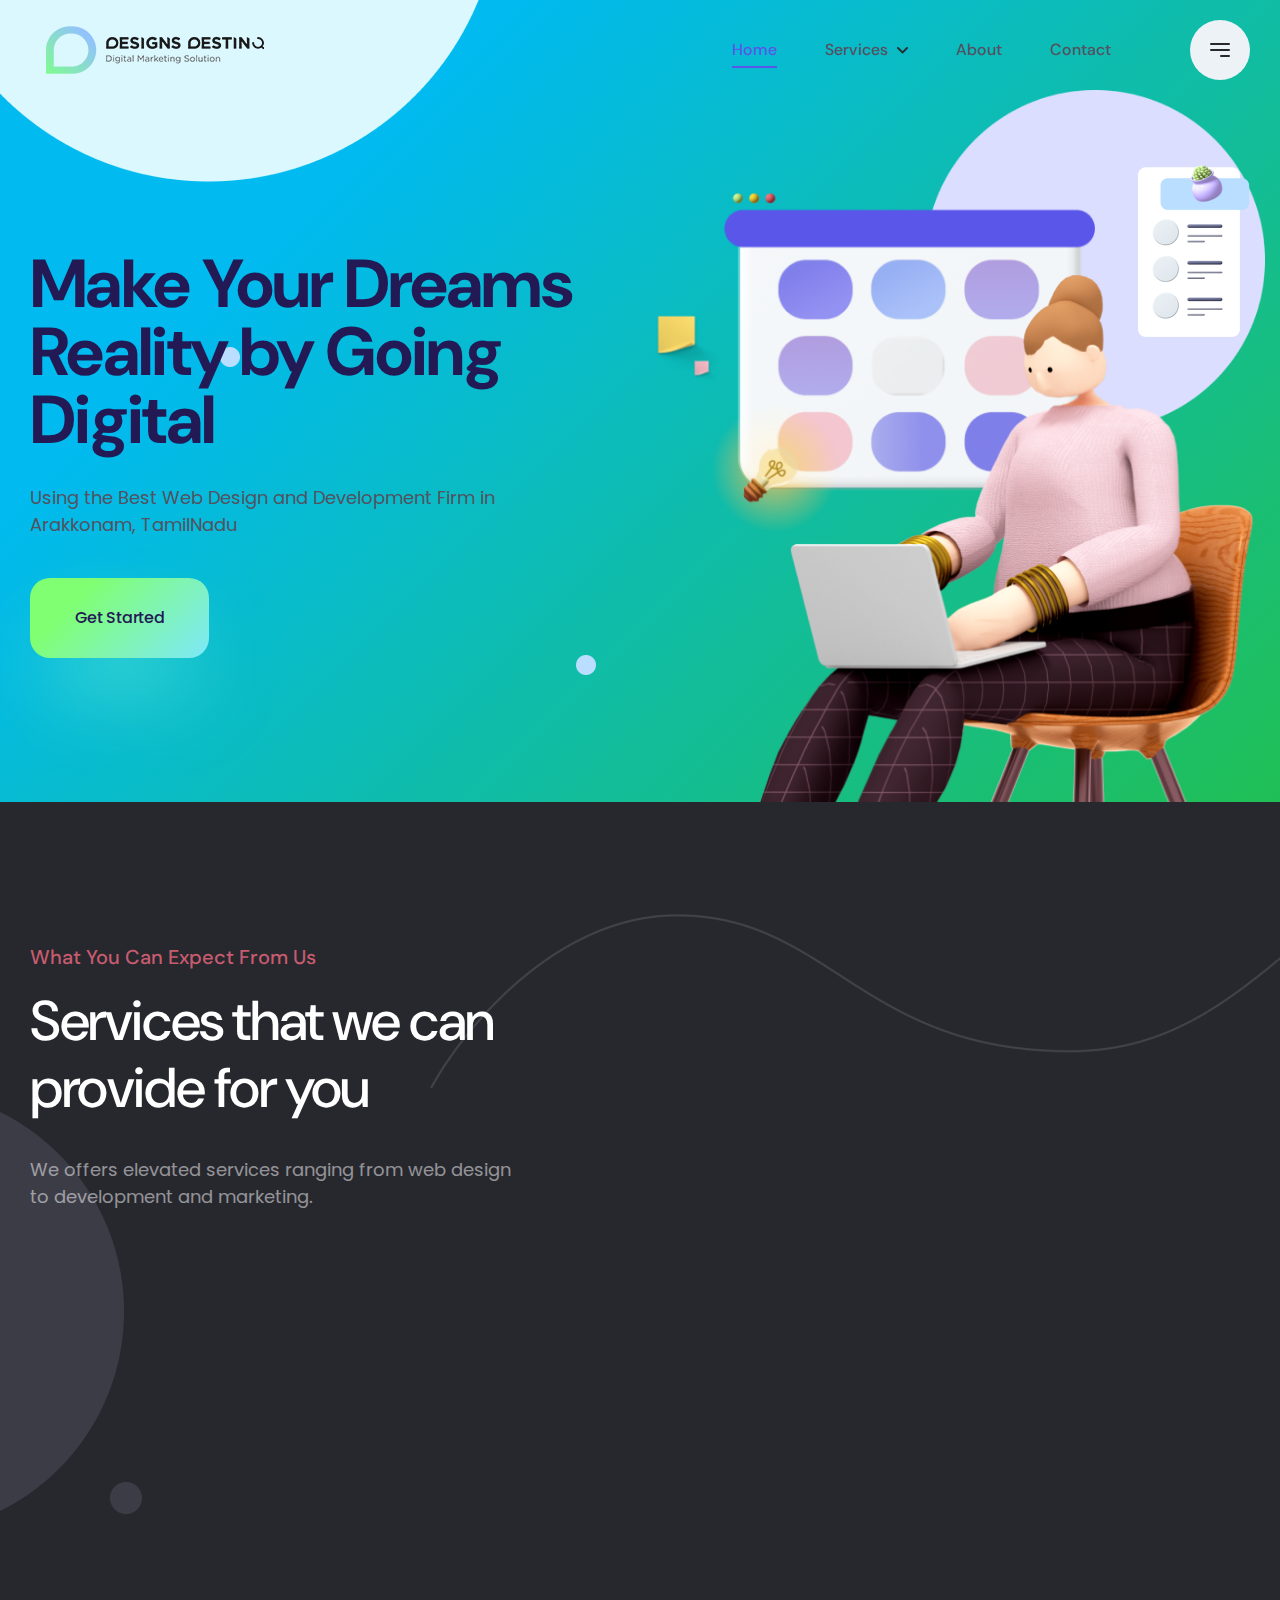
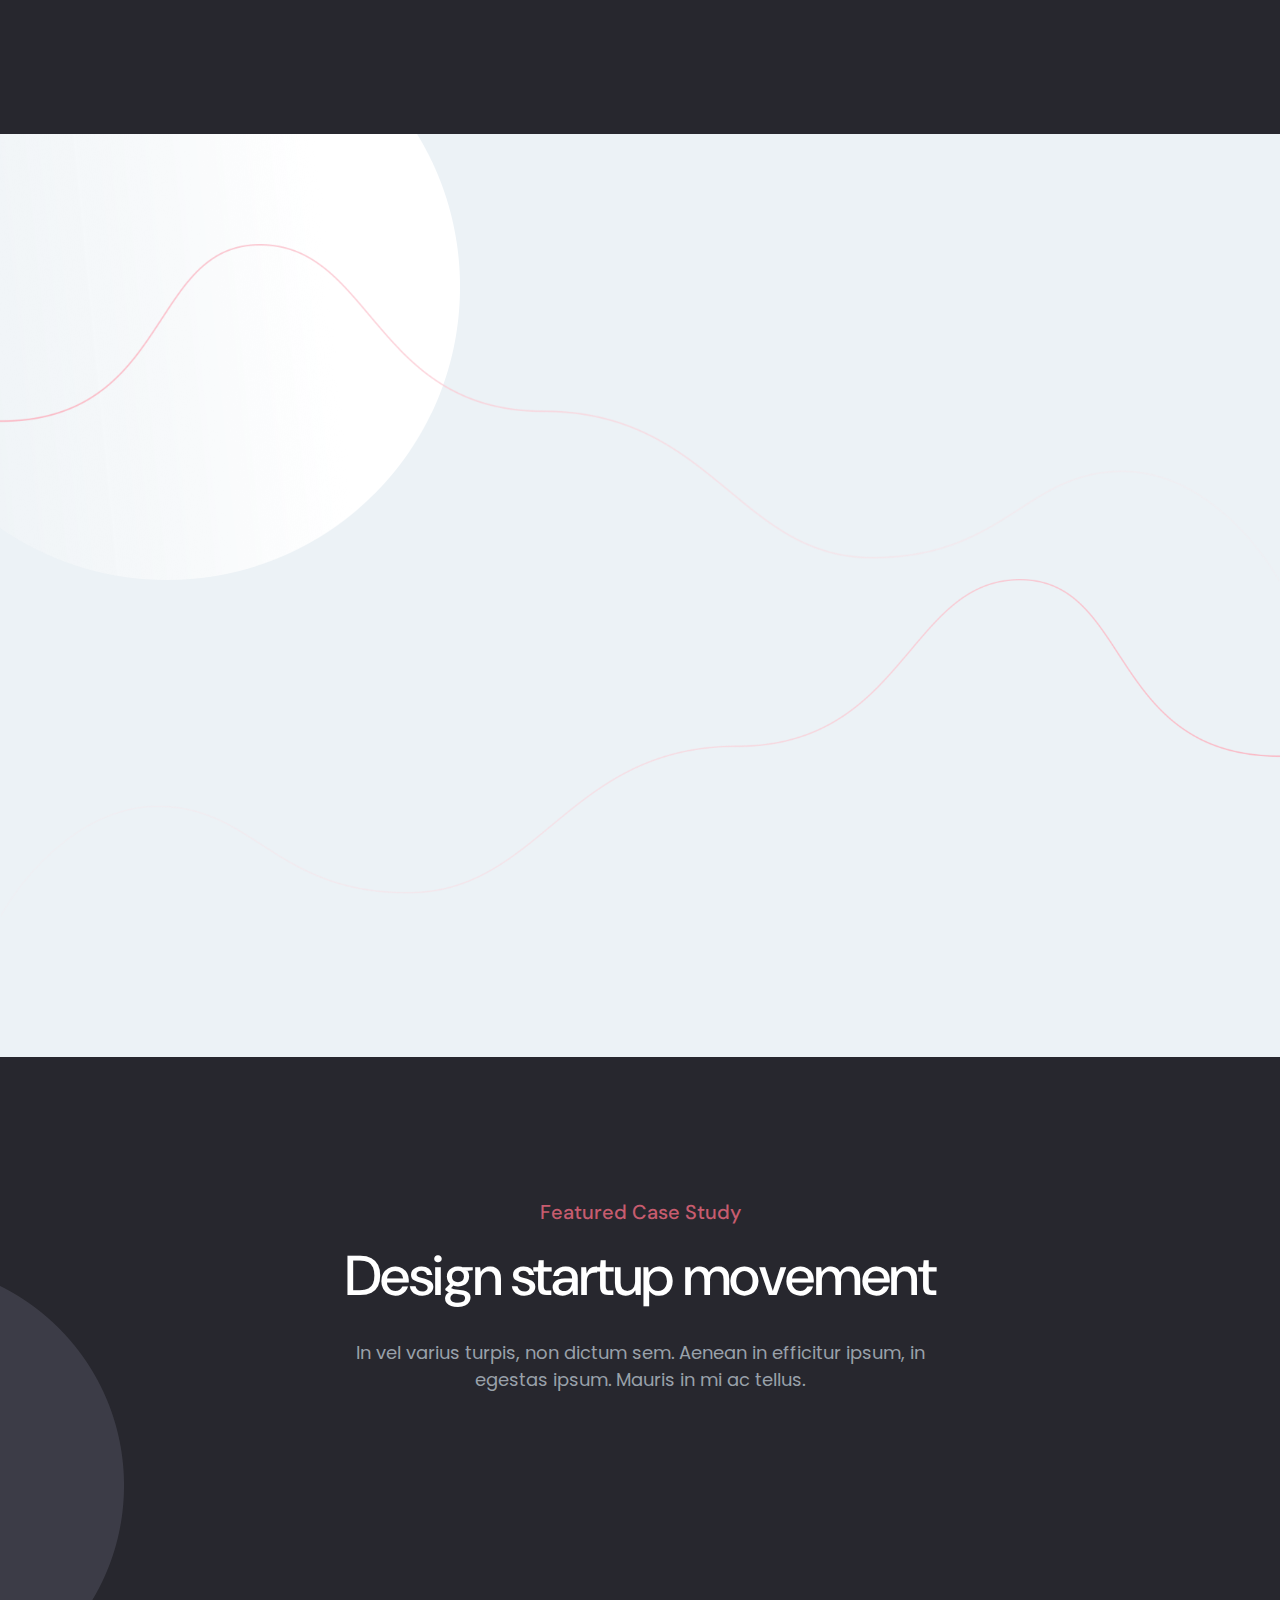
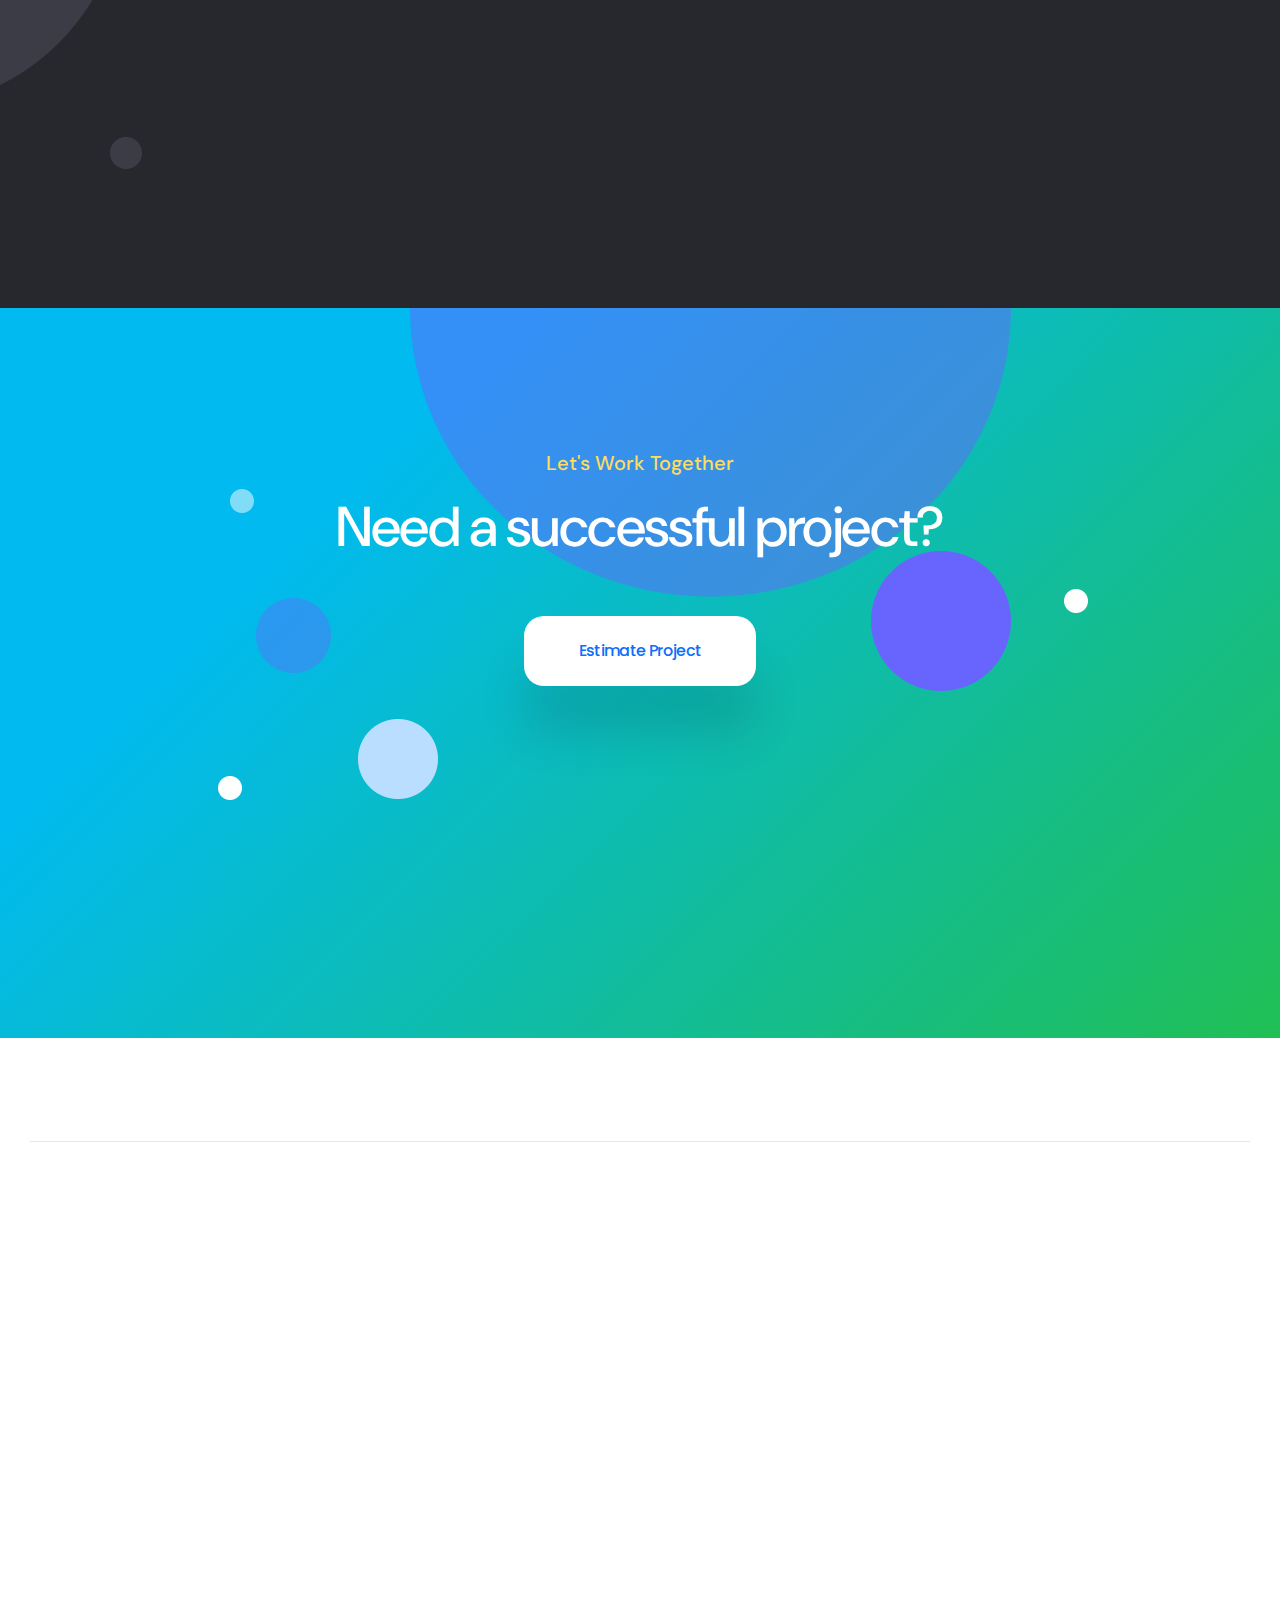
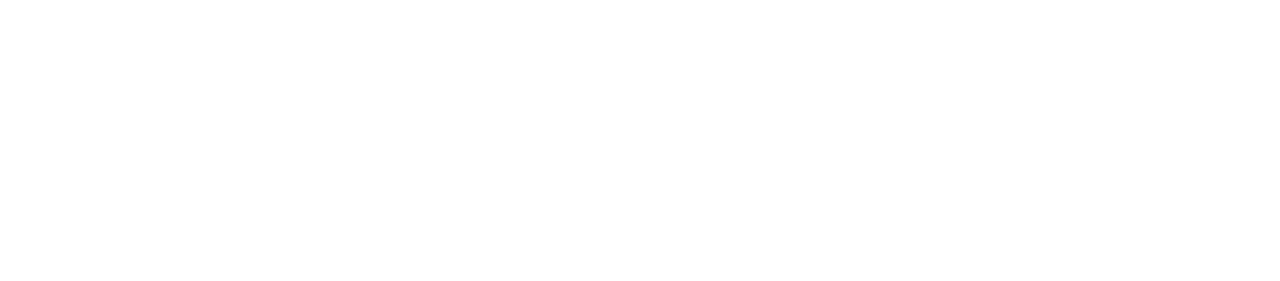
<file: index.html>
<!DOCTYPE html>
<html class="no-js" lang="en">

<head>
    <!-- Meta Data -->
    <meta charset="UTF-8">
    <meta http-equiv="X-UA-Compatible" content="IE=edge">
    <title>Designs Destiny | Home</title>
    <meta name="description" content="">
    <meta name="viewport" content="width=device-width, initial-scale=1, shrink-to-fit=no">
    <!-- Favicon -->
    <link rel="shortcut icon" type="image/x-icon" href="assets/media/favicon.png">
    <link rel="stylesheet" href="assets/css/vendor/bootstrap.min.css">
    <link rel="stylesheet" href="assets/css/vendor/font-awesome.css">
    <link rel="stylesheet" href="assets/css/vendor/slick.css">
    <link rel="stylesheet" href="assets/css/vendor/slick-theme.css">
    <link rel="stylesheet" href="assets/css/vendor/sal.css">
    <link rel="stylesheet" href="assets/css/vendor/magnific-popup.css">
    <link rel="stylesheet" href="assets/css/vendor/green-audio-player.min.css">
    <link rel="stylesheet" href="assets/css/vendor/odometer-theme-default.css">

    <!-- Site Stylesheet -->
    <link rel="stylesheet" href="assets/css/app.css">

</head>

<body class="sticky-header">
    <!--[if lte IE 9]>
    <p class="browserupgrade">You are using an <strong>outdated</strong> browser. Please <a href="https://browsehappy.com/">upgrade your browser</a> to improve your experience and security.</p>
  	<![endif]-->
    <a href="#main-wrapper" id="backto-top" class="back-to-top">
        <i class="far fa-angle-double-up"></i>
    </a>

    <!-- Preloader Start Here -->
    <div id="preloader"></div>
    <!-- Preloader End Here -->

    <!-- <div class="my_switcher d-none d-lg-block">
        <ul>
            <li title="Light Mode">
                <a href="javascript:void(0)" class="setColor light" data-theme="light">
                    <i class="fal fa-lightbulb-on"></i>
                </a>
            </li>
            <li title="Dark Mode">
                <a href="javascript:void(0)" class="setColor dark" data-theme="dark">
                    <i class="fas fa-moon"></i>
                </a>
            </li>
        </ul>
    </div> -->

    <div id="main-wrapper" class="main-wrapper">

        <!--=====================================-->
        <!--=        Header Area Start       	=-->
        <!--=====================================-->
        <header class="header axil-header header-style-1">
            <div id="axil-sticky-placeholder"></div>
            <div class="axil-mainmenu">
                <div class="container">
                    <div class="header-navbar">
                        <div class="header-logo">
                            <a href="index.html"><img class="light-version-logo" src="assets/media/ddlogo.png" alt="logo"></a>
                            <a href="index.html"><img class="dark-version-logo" src="assets/media/ddlogo.png" alt="logo"></a>
                            <a href="index.html"><img class="sticky-logo" src="assets/media/ddlogo.png" alt="logo"></a>
                        </div>
                        <div class="header-main-nav">
                            <!-- Start Mainmanu Nav -->
                            <nav class="mainmenu-nav" id="mobilemenu-popup">
                                <div class="d-block d-lg-none">
                                    <div class="mobile-nav-header">
                                        <div class="mobile-nav-logo">
                                            <a href="index.html">
                                                <img class="light-mode" src="assets/media/ddlogo.png" alt="Site Logo">
                                                <img class="dark-mode" src="assets/media/ddlogo.png" alt="Site Logo">
                                            </a>
                                        </div>
                                        <button class="mobile-menu-close" data-bs-dismiss="offcanvas"><i class="fas fa-times"></i></button>
                                    </div>
                                </div>
                                <ul class="mainmenu">
                                    <li><a href="index.html">Home</a></li>
                                    <li class="menu-item-has-children">
                                        <a href="javascript:void(0);">Services</a>
                                        <ul class="axil-submenu">
                                            <li><a href="webdesign-development.html">Web Design & Development</a></li>
                                            <li><a href="branding.html">Branding</a></li>
                                            <li><a href="digital-marketing.html">Digital Marketing</a></li>
                                        </ul>
                                    </li>
                                    <li><a href="about-us.html">About</a></li>
                                    <li><a href="contact.html">Contact</a></li>
                                </ul>
                            </nav>
                            <!-- End Mainmanu Nav -->
                        </div>
                        <div class="header-action">
                            <ul class="list-unstyled">
                                <li class="sidemenu-btn d-lg-block d-none">
                                    <button class="btn-wrap" data-bs-toggle="offcanvas" data-bs-target="#offcanvasMenuRight">
                                        <span></span>
                                        <span></span>
                                        <span></span>
                                    </button>
                                </li>
                                <li class="mobile-menu-btn sidemenu-btn d-lg-none d-block">
                                    <button class="btn-wrap" data-bs-toggle="offcanvas" data-bs-target="#mobilemenu-popup">
                                        <span></span>
                                        <span></span>
                                        <span></span>
                                    </button>
                                </li>
                            </ul>
                        </div>
                    </div>
                </div>
            </div>
        </header>
        <!--=====================================-->
        <!--=        Banner Area Start         =-->
        <!--=====================================-->
        <section class="banner banner-style-1">
            <div class="container">
                <div class="row align-items-end align-items-xl-start">
                    <div class="col-lg-6">
                        <div class="banner-content" data-sal="slide-up" data-sal-duration="1000" data-sal-delay="100">
                            <h1 class="title">Make Your Dreams Reality by Going Digital</h1>
                            <span class="subtitle">Using the Best Web Design and Development Firm in Arakkonam, TamilNadu</span>
                            <a href="contact.html" class="axil-btn btn-fill-primary btn-large">Get Started</a>
                        </div>
                    </div>
                    <div class="col-lg-6">
                        <div class="banner-thumbnail">
                            <div class="large-thumb" data-sal="zoom-in" data-sal-duration="800" data-sal-delay="300">
                                <img src="assets/media/banner/window.png" alt="Laptop">
                            </div>
                            <div class="large-thumb-2" data-sal="slide-left" data-sal-duration="800" data-sal-delay="800">
                                <img src="assets/media/banner/laptop-poses.png" alt="Laptop">
                            </div>
                            <ul class="list-unstyled shape-group">
                                <li class="shape shape-1" data-sal="slide-left" data-sal-duration="500" data-sal-delay="800">
                                    <img src="assets/media/banner/chat-group.png" alt="chat">
                                </li>
                            </ul>
                        </div>
                    </div>
                </div>
            </div>
            <ul class="list-unstyled shape-group-21">
                <li class="shape shape-1" data-sal="slide-down" data-sal-duration="500" data-sal-delay="100">
                    <img src="assets/media/others/bubble-39.png" alt="Bubble">
                </li>
                <li class="shape shape-2" data-sal="zoom-in" data-sal-duration="800" data-sal-delay="500">
                    <img src="assets/media/others/bubble-38.png" alt="Bubble">
                </li>
                <li class="shape shape-3" data-sal="slide-left" data-sal-duration="500" data-sal-delay="700">
                    <img src="assets/media/others/bubble-14.png" alt="Bubble">
                </li>
                <li class="shape shape-4" data-sal="slide-left" data-sal-duration="500" data-sal-delay="700">
                    <img src="assets/media/others/bubble-14.png" alt="Bubble">
                </li>
                <li class="shape shape-5" data-sal="slide-left" data-sal-duration="500" data-sal-delay="700">
                    <img src="assets/media/others/bubble-14.png" alt="Bubble">
                </li>
                <li class="shape shape-6" data-sal="slide-left" data-sal-duration="500" data-sal-delay="700">
                    <img src="assets/media/others/bubble-40.png" alt="Bubble">
                </li>
                <li class="shape shape-7" data-sal="slide-left" data-sal-duration="500" data-sal-delay="700">
                    <img src="assets/media/others/bubble-41.png" alt="Bubble">
                </li>
            </ul>
        </section>




        <!--=====================================-->
        <!--=        Service Area Start         =-->
        <!--=====================================-->
        <section class="section section-padding-2 bg-color-dark">
            <div class="container">
                <div class="section-heading heading-light-left">
                    <span class="subtitle">What You Can Expect From Us</span>
                    <h2 class="title">Services that we can provide for you</h2>
                    <p class="opacity-50">We offers elevated services ranging from web design to development and marketing.</p>
                </div>
                <div class="row">
                    <div class="col-xl-4 col-md-6" data-sal="slide-up" data-sal-duration="800" data-sal-delay="100">
                        <div class="services-grid active">
                            <div class="thumbnail">
                                <img src="assets/media/icon/icon-27.png" alt="icon">
                            </div>
                            <div class="content">
                                <h5 class="title"> <a href="webdesign-development.html">Web Design & Development</a></h5>
                                <p>We have the ability to create high-quality standard webstites.</p>
                                <a href="webdesign-development.html" class="more-btn">Find out more</a>
                            </div>
                        </div>
                    </div>
                    <div class="col-xl-4 col-md-6" data-sal="slide-up" data-sal-duration="800" data-sal-delay="200">
                        <div class="services-grid">
                            <div class="thumbnail">
                                <img src="assets/media/icon/icon-40.png" alt="icon">
                            </div>
                            <div class="content">
                                <h5 class="title"> <a href="branding.html">Branding</a></h5>
                                <p>To survive and prosper, digital businesses, like traditional businesses, require branding.</p>
                                <a href="branding.html" class="more-btn">Find out more</a>
                            </div>
                        </div>
                    </div>
                    <div class="col-xl-4 col-md-6" data-sal="slide-up" data-sal-duration="800" data-sal-delay="300">
                        <div class="services-grid">
                            <div class="thumbnail">
                                <img src="assets/media/icon/icon-34.png" alt="icon">
                            </div>
                            <div class="content">
                                <h5 class="title"> <a href="digital-marketing.html">Digital Marketing</a></h5>
                                <p>Our SEO specialists are aware of your target market and the search dynamics.</p>
                                <a href="digital-marketing.html" class="more-btn">Find out more</a>
                            </div>
                        </div>
                    </div>
                    <!-- <div class="col-xl-4 col-md-6" data-sal="slide-up" data-sal-duration="800" data-sal-delay="100">
                        <div class="services-grid">
                            <div class="thumbnail">
                                <img src="assets/media/icon/icon-4.png" alt="icon">
                            </div>
                            <div class="content">
                                <h5 class="title"> <a href="service-business.html">Business</a></h5>
                                <p>Simply drag and drop photos and videos into your workspace to automatically add them to your Collab Cloud library.</p>
                                <a href="service-business.html" class="more-btn">Find out more</a>
                            </div>
                        </div>
                    </div>
                    <div class="col-xl-4 col-md-6" data-sal="slide-up" data-sal-duration="800" data-sal-delay="200">
                        <div class="services-grid">
                            <div class="thumbnail">
                                <img src="assets/media/icon/icon-5.png" alt="icon">
                            </div>
                            <div class="content">
                                <h5 class="title"> <a href="service-technology.html">Technology</a></h5>
                                <p>Simply drag and drop photos and videos into your workspace to automatically add them to your Collab Cloud library.</p>
                                <a href="service-technology.html" class="more-btn">Find out more</a>
                            </div>
                        </div>
                    </div>
                    <div class="col-xl-4 col-md-6" data-sal="slide-up" data-sal-duration="800" data-sal-delay="300">
                        <div class="services-grid">
                            <div class="thumbnail">
                                <img src="assets/media/icon/icon-6.png" alt="icon">
                            </div>
                            <div class="content">
                                <h5 class="title"> <a href="service-content-strategy.html">Content strategy</a></h5>
                                <p>Simply drag and drop photos and videos into your workspace to automatically add them to your Collab Cloud library.</p>
                                <a href="service-content-strategy.html" class="more-btn">Find out more</a>
                            </div>
                        </div>
                    </div>
                </div>
            </div> -->
            <ul class="list-unstyled shape-group-10">
                <li class="shape shape-1"><img src="assets/media/others/line-9.png" alt="Circle"></li>
                <li class="shape shape-2"><img src="assets/media/others/bubble-42.png" alt="Circle"></li>
                <li class="shape shape-3"><img src="assets/media/others/bubble-43.png" alt="Circle"></li>
            </ul>
        </section>
        <!--=====================================-->
        <!--=       Case Study Area Start       =-->
        <!--=====================================-->
        <!-- <section class="section section-padding-equal case-study-featured-area">
            <div class="container">
                <div class="row">
                    <div class="col-xl-5 col-lg-6" data-sal="slide-right" data-sal-duration="800">
                        <div class="slick-slider slick-dot-nav featured-content" data-slick='{"infinite": true,"arrows": false, "dots": true, "slidesToShow": 1, "asNavFor": ".featured-thumbnail"}'>
                            <div class="slick-slide">
                                <div class="case-study-featured">
                                    <div class="section-heading heading-left">
                                        <span class="subtitle">Featured Case Study</span>
                                        <h2 class="title">Logo, identity &amp; web design for Uber</h2>
                                        <p>Donec metus lorem, vulputate at sapien sit amet, auctor iaculis lorem. In vel hendrerit nisi. Vestibulum eget risus velit. Aliquam tristique libero at dui sodales, et placerat orci lobortis.</p>
                                        <p>Maecenas ipsum neque, elementum id dignissim et, imperdiet vitae mauris.</p>
                                        <a href="single-case-study.html" class="axil-btn btn-fill-primary btn-large">Read Case Study</a>
                                    </div>
                                    <div class="case-study-counterup">
                                        <div class="single-counterup">
                                            <h2 class="count-number">
                                                <span class="number count" data-count="15">15</span>
                                                <span class="symbol">%</span>
                                            </h2>
                                            <span class="counter-title">ROI increase</span>
                                        </div>
                                        <div class="single-counterup">
                                            <h2 class="count-number">
                                                <span class="number count" data-count="60">60</span>
                                                <span class="symbol">k</span>
                                            </h2>
                                            <span class="counter-title">Monthly website visits</span>
                                        </div>
                                    </div>
                                </div>
                            </div>
                            <div class="slick-slide">
                                <div class="case-study-featured">
                                    <div class="section-heading heading-left">
                                        <span class="subtitle">Featured Case Study</span>
                                        <h2 class="title">Website and web Development, Design</h2>
                                        <p>Donec metus lorem, vulputate at sapien sit amet, auctor iaculis lorem. In vel hendrerit nisi. Vestibulum eget risus velit. Aliquam tristique libero at dui sodales, et placerat orci lobortis.</p>
                                        <p>Maecenas ipsum neque, elementum id dignissim et, imperdiet vitae mauris.</p>
                                        <a href="single-case-study.html" class="axil-btn btn-fill-primary btn-large">Read Case Study</a>
                                    </div>
                                    <div class="case-study-counterup">
                                        <div class="single-counterup">
                                            <h2 class="count-number">
                                                <span class="number count" data-count="20">20</span>
                                                <span class="symbol">%</span>
                                            </h2>
                                            <span class="counter-title">ROI increase</span>
                                        </div>
                                        <div class="single-counterup">
                                            <h2 class="count-number">
                                                <span class="number count" data-count="60">60</span>
                                                <span class="symbol">k</span>
                                            </h2>
                                            <span class="counter-title">Monthly website visits</span>
                                        </div>
                                    </div>
                                </div>
                            </div>
                            <div class="slick-slide">
                                <div class="case-study-featured">
                                    <div class="section-heading heading-left">
                                        <span class="subtitle">Featured Case Study</span>
                                        <h2 class="title">Branding, website &amp; digital marketing for Apple</h2>
                                        <p>Donec metus lorem, vulputate at sapien sit amet, auctor iaculis lorem. In vel hendrerit nisi. Vestibulum eget risus velit. Aliquam tristique libero at dui sodales, et placerat orci lobortis.</p>
                                        <p>Maecenas ipsum neque, elementum id dignissim et, imperdiet vitae mauris.</p>
                                        <a href="single-case-study.html" class="axil-btn btn-fill-primary btn-large">Read Case Study</a>
                                    </div>
                                    <div class="case-study-counterup">
                                        <div class="single-counterup">
                                            <h2 class="count-number">
                                                <span class="number count" data-count="15">15</span>
                                                <span class="symbol">%</span>
                                            </h2>
                                            <span class="counter-title">ROI increase</span>
                                        </div>
                                        <div class="single-counterup">
                                            <h2 class="count-number">
                                                <span class="number count" data-count="60">60</span>
                                                <span class="symbol">k</span>
                                            </h2>
                                            <span class="counter-title">Monthly website visits</span>
                                        </div>
                                    </div>
                                </div>
                            </div>
                        </div>
                    </div>
                    <div class="col-xl-7 col-lg-6 d-none d-lg-block" data-sal="slide-left" data-sal-duration="800">
                        <div class="slick-slider slick-dot-nav featured-thumbnail" data-slick='{"infinite": true,"arrows": false, "dots": false, "fade": true, "slidesToShow": 1, "asNavFor": ".featured-content"}'>
                            <div class="slick-slide">
                                <div class="case-study-featured-thumb">
                                    <img src="assets/media/others/case-study-4.png" alt="travel">
                                </div>
                            </div>
                            <div class="slick-slide">
                                <div class="case-study-featured-thumb">
                                    <img src="assets/media/others/case-study-5.png" alt="travel">
                                </div>
                            </div>
                            <div class="slick-slide">
                                <div class="case-study-featured-thumb">
                                    <img src="assets/media/others/case-study-6.png" alt="travel">
                                </div>
                            </div>
                        </div>
                    </div>
                </div>
            </div>
        </section> -->
        <!--=====================================-->
        <!--=        About Area Start         =-->
        <!--=====================================-->
        <section class="section section-padding-equal bg-color-light">
            <div class="container">
                <div class="row align-items-center">
                    <div class="col-lg-6" data-sal="slide-up" data-sal-duration="800">
                        <div class="about-us">
                            <div class="section-heading heading-left mb-0">
                                <span class="subtitle">About Us</span>
                                <h2 class="title mb--40">We design, code and develop.</h2>
                                <p>Our objective is to offer you specialised expert bespoke corporate design services at a cost that is within your price range. rice that will not break the bank. </p>
                                <p>We have a team of skilled and energetic enthusiasts working to provide the best service possible to our customers, So keep us in mind if any of the aforementioned services are required. </p>
                            </div>
                        </div>
                    </div>
                    <div class="col-xl-5 col-lg-6 offset-xl-1" data-sal="slide-up" data-sal-duration="800" data-sal-delay="100">
                        <div class="contact-form-box">
                            <h3 class="title">Get a free Keystroke quote now</h3>
                            <form method="POST" action="mail.php" class="axil-contact-form">
                                <div class="form-group">
                                    <label>Name</label>
                                    <input type="text" class="form-control" name="contact-name" placeholder="John Smith">
                                </div>
                                <div class="form-group">
                                    <label>Email</label>
                                    <input type="email" class="form-control" name="contact-email" placeholder="example@mail.com">
                                </div>
                                <div class="form-group mb--40">
                                    <label>Phone</label>
                                    <input type="tel" class="form-control" name="contact-company" placeholder="+123456789">
                                </div>
                                <div class="form-group">
                                    <button type="submit" class="axil-btn btn-fill-primary btn-fluid btn-primary" name="submit-btn">Get Free Quote</button>
                                </div>
                                <input type="hidden" class="form-control" name="contact-message" value="Null">
                            </form>
                        </div>
                    </div>
                </div>
            </div>
            <ul class="shape-group-6 list-unstyled">
                <li class="shape shape-1"><img src="assets/media/others/bubble-7.png" alt="Bubble"></li>
                <li class="shape shape-2"><img src="assets/media/others/line-4.png" alt="line"></li>
                <li class="shape shape-3"><img src="assets/media/others/line-5.png" alt="line"></li>
            </ul>
        </section>
        <!--=====================================-->
        <!--=        Project Area Start         =-->
        <!--=====================================-->
        <!-- <section class="section section-padding-2">
            <div class="container">
                <div class="section-heading heading-left mb--40">
                    <span class="subtitle">Our Project</span>
                    <h2 class="title">Some of our <br> finest work.</h2>
                </div>
                <div class="axil-isotope-wrapper">
                    <div class="isotope-button isotope-project-btn">
                        <button data-filter="*" class="is-checked"><span class="filter-text">All Works</span></button>
                        <button data-filter=".branding"><span class="filter-text">Branding</span></button>
                        <button data-filter=".mobile"><span class="filter-text">Mobile</span></button>
                    </div>
                    <div class="row row-35 isotope-list">
                        <div class="col-md-6 project branding">
                            <div class="project-grid">
                                <div class="thumbnail">
                                    <a href="single-portfolio.html">
                                        <img src="assets/media/project/project-1.png" alt="project">
                                    </a>
                                </div>
                                <div class="content">
                                    <h4 class="title"><a href="single-portfolio.html">Creative Agency</a></h4>
                                    <span class="subtitle">Full Branding, Website, App</span>
                                </div>
                            </div>
                        </div>
                        <div class="col-md-6 project mobile">
                            <div class="project-grid">
                                <div class="thumbnail">
                                    <a href="single-portfolio.html">
                                        <img src="assets/media/project/project-2.png" alt="project">
                                    </a>
                                </div>
                                <div class="content">
                                    <h4 class="title"><a href="single-portfolio.html">Digital Marketing</a></h4>
                                    <span class="subtitle">Logo, Website & Mobile App</span>
                                </div>
                            </div>
                        </div>
                        <div class="col-md-6 project branding">
                            <div class="project-grid">
                                <div class="thumbnail">
                                    <a href="single-portfolio.html">
                                        <img src="assets/media/project/project-3.png" alt="project">
                                    </a>
                                </div>
                                <div class="content">
                                    <h4 class="title"><a href="single-portfolio.html">Digital Agency</a></h4>
                                    <span class="subtitle">Website, UI/UX</span>
                                </div>
                            </div>
                        </div>
                        <div class="col-md-6 project mobile">
                            <div class="project-grid">
                                <div class="thumbnail">
                                    <a href="single-portfolio.html">
                                        <img src="assets/media/project/project-4.png" alt="project">
                                    </a>
                                </div>
                                <div class="content">
                                    <h4 class="title"><a href="single-portfolio.html">Plan Management</a></h4>
                                    <span class="subtitle">Branding, Website, IOS App</span>
                                </div>
                            </div>
                        </div>
                        <div class="col-md-6 project branding">
                            <div class="project-grid">
                                <div class="thumbnail">
                                    <a href="single-portfolio.html">
                                        <img src="assets/media/project/project-5.png" alt="project">
                                    </a>
                                </div>
                                <div class="content">
                                    <h4 class="title"><a href="single-portfolio.html">Social Engagement</a></h4>
                                    <span class="subtitle">Design, Development</span>
                                </div>
                            </div>
                        </div>
                        <div class="col-md-6 project mobile">
                            <div class="project-grid">
                                <div class="thumbnail">
                                    <a href="single-portfolio.html">
                                        <img src="assets/media/project/project-6.png" alt="project">
                                    </a>
                                </div>
                                <div class="content">
                                    <h4 class="title"><a href="single-portfolio.html">Web Application</a></h4>
                                    <span class="subtitle">Logo, Webapp, App</span>
                                </div>
                            </div>
                        </div>
                    </div>
                </div>
            </div>
            <ul class="shape-group-7 list-unstyled">
                <li class="shape shape-1"><img src="assets/media/others/circle-2.png" alt="circle"></li>
                <li class="shape shape-2"><img src="assets/media/others/bubble-2.png" alt="Line"></li>
                <li class="shape shape-3"><img src="assets/media/others/bubble-1.png" alt="Line"></li>
            </ul>
        </section> -->
        <!--=====================================-->
        <!--=        Counter Up Area Start      =-->
        <!--=====================================-->
        <section class="section section-padding bg-color-dark">
            <div class="container">
                <div class="section-heading heading-light">
                    <span class="subtitle">Featured Case Study</span>
                    <h2 class="title">Design startup movement</h2>
                    <p>In vel varius turpis, non dictum sem. Aenean in efficitur ipsum, in egestas ipsum. Mauris in mi ac tellus.</p>
                </div>
                <div class="row">
                    <div class="col-lg-3 col-6" data-sal="slide-up" data-sal-duration="800" data-sal-delay="100">
                        <div class="counterup-progress active">
                            <div class="icon">
                                <img src="assets/media/icon/icon-7.png" alt="Apple">
                            </div>
                            <div class="count-number h2">
                                <span class="number count" data-count="15">15</span>
                                <span class="symbol">+</span>
                            </div>
                            <h6 class="title">Years of operation</h6>
                        </div>
                    </div>
                    <div class="col-lg-3 col-6" data-sal="slide-up" data-sal-duration="800" data-sal-delay="200">
                        <div class="counterup-progress">
                            <div class="icon">
                                <img src="assets/media/icon/icon-8.png" alt="Apple">
                            </div>
                            <div class="count-number h2">
                                <span class="number count" data-count="360">360</span>
                                <span class="symbol">+</span>
                            </div>
                            <h6 class="title">Projects deliverd</h6>
                        </div>
                    </div>
                    <div class="col-lg-3 col-6" data-sal="slide-up" data-sal-duration="800" data-sal-delay="300">
                        <div class="counterup-progress">
                            <div class="icon">
                                <img src="assets/media/icon/icon-9.png" alt="Apple">
                            </div>
                            <div class="count-number h2">
                                <span class="number count" data-count="600">600</span>
                                <span class="symbol">+</span>
                            </div>
                            <h6 class="title">Specialist</h6>
                        </div>
                    </div>
                    <div class="col-lg-3 col-6" data-sal="slide-up" data-sal-duration="800" data-sal-delay="400">
                        <div class="counterup-progress">
                            <div class="icon">
                                <img src="assets/media/icon/apple.png" alt="Apple">
                            </div>
                            <div class="count-number h2">
                                <span class="number count" data-count="64">64</span>
                                <span class="symbol">+</span>
                            </div>
                            <h6 class="title">Years of operation</h6>
                        </div>
                    </div>
                </div>
            </div>
            <ul class="list-unstyled shape-group-10">
                <!-- <li class="shape shape-1"><img src="assets/media/others/line-9.png" alt="Circle"></li> -->
                <li class="shape shape-2"><img src="assets/media/others/bubble-42.png" alt="Circle"></li>
                <li class="shape shape-3"><img src="assets/media/others/bubble-43.png" alt="Circle"></li>
            </ul>
        </section>
        <!--=====================================-->
        <!--=        Testimonial Area Start      =-->
        <!--=====================================-->
        <!-- <section class="section section-padding">
            <div class="container">
                <div class="section-heading heading-left">
                    <span class="subtitle">Testimonial</span>
                    <h2 class="title">From getting started</h2>
                    <p>Nulla facilisi. Nullam in magna id dolor blandit rutrum eget vulputate augue sed eu leo eget risus imperdiet.</p>
                </div>
                <div class="row">
                    <div class="col-lg-4" data-sal="slide-up" data-sal-duration="1000" data-sal-delay="100">
                        <div class="testimonial-grid active">
                            <span class="social-media"><img src="assets/media/icon/yelp-2.png" alt="Yelp"></span>
                            <p>“ Donec metus lorem, vulputate
                                at sapien sit amet, auctor iaculis lorem. In vel hendrerit nisi. Vestibulum eget risus velit. ”</p>
                            <div class="author-info">
                                <div class="thumb">
                                    <img src="assets/media/testimonial/testimonial-1.png" alt="Google Review">
                                </div>
                                <div class="content">
                                    <span class="name">Darrell Steward</span>
                                    <span class="designation">Executive Chairman</span>
                                </div>
                            </div>
                        </div>
                    </div>
                    <div class="col-lg-4" data-sal="slide-up" data-sal-duration="1000" data-sal-delay="200">
                        <div class="testimonial-grid">
                            <span class="social-media"><img src="assets/media/icon/google-2.png" alt="google"></span>
                            <p>“ Donec metus lorem, vulputate
                                at sapien sit amet, auctor iaculis lorem. In vel hendrerit nisi. Vestibulum eget risus velit. ”</p>
                            <div class="author-info">
                                <div class="thumb">
                                    <img src="assets/media/testimonial/testimonial-2.png" alt="Google Review">
                                </div>
                                <div class="content">
                                    <span class="name">Savannah Nguyen</span>
                                    <span class="designation">Executive Chairman</span>
                                </div>
                            </div>
                        </div>
                    </div>
                    <div class="col-lg-4" data-sal="slide-up" data-sal-duration="1000" data-sal-delay="300">
                        <div class="testimonial-grid">
                            <span class="social-media"><img src="assets/media/icon/fb-2.png" alt="Facebook"></span>
                            <p>“ Donec metus lorem, vulputate
                                at sapien sit amet, auctor iaculis lorem. In vel hendrerit nisi. Vestibulum eget risus velit. ”</p>
                            <div class="author-info">
                                <div class="thumb">
                                    <img src="assets/media/testimonial/testimonial-3.png" alt="Google Review">
                                </div>
                                <div class="content">
                                    <span class="name">Floyd Miles</span>
                                    <span class="designation">Executive Chairman</span>
                                </div>
                            </div>
                        </div>
                    </div>
                </div>
            </div>
            <ul class="shape-group-4 list-unstyled">
                <li class="shape-1"><img src="assets/media/others/bubble-1.png" alt="Bubble"></li>
            </ul>
        </section> -->
        <!--=====================================-->
        <!--=        Pricing Area Start       	=-->
        <!--=====================================-->
        <!-- <section class="section bg-color-light section-padding">
            <div class="container">
                <div class="section-heading mb-0">
                    <span class="subtitle">Pricing Plan</span>
                    <h2 class="title">Find the Right Plan.</h2>
                    <p>Flexible pricing options for freelancers <br> and design teams.</p>
                </div>
                <div class="pricing-billing-duration">
                    <ul>
                        <li class="nav-item">
                            <button class="nav-link" id="yearly-plan-btn" type="button">Billed yearly</button>
                        </li>
                        <li class="nav-item">
                            <button class="nav-link active" id="monthly-plan-btn" type="button">
                                Billed monthly</button>
                        </li>
                    </ul>
                </div>
                <div class="row">
                    <div class="col-lg-4" data-sal="slide-up" data-sal-duration="800" data-sal-delay="100">
                        <div class="pricing-table active">
                            <div class="pricing-header">
                                <h3 class="title">Professional</h3>
                                <span class="subtitle">A beautiful, simple website</span>
                                <div class="price-wrap">
                                    <div class="yearly-pricing">
                                        <span class="amount">$119.99</span>
                                        <span class="duration">/yearly</span>
                                    </div>
                                    <div class="monthly-pricing">
                                        <span class="amount">$19.00</span>
                                        <span class="duration">/monthly</span>
                                    </div>
                                </div>
                                <div class="pricing-btn">
                                    <a href="#" class="axil-btn btn-large btn-borderd">Get Started Today</a>
                                </div>
                            </div>
                            <div class="pricing-body">
                                <ul class="list-unstyled">
                                    <li>10 Pages Responsive Website</li>
                                    <li>5 PPC Campaigns</li>
                                    <li>10 SEO Keywords</li>
                                    <li>5 Facebook Camplaigns</li>
                                    <li>2 Video Camplaigns</li>
                                </ul>
                            </div>
                        </div>
                    </div>
                    <div class="col-lg-4" data-sal="slide-up" data-sal-duration="800" data-sal-delay="200">
                        <div class="pricing-table">
                            <div class="pricing-header">
                                <h3 class="title">Standard</h3>
                                <span class="subtitle">Small Team</span>
                                <div class="price-wrap">
                                    <div class="yearly-pricing">
                                        <span class="amount">$219.99</span>
                                        <span class="duration">/yearly</span>
                                    </div>
                                    <div class="monthly-pricing">
                                        <span class="amount">$29.00</span>
                                        <span class="duration">/monthly</span>
                                    </div>
                                </div>
                                <div class="pricing-btn">
                                    <a href="#" class="axil-btn btn-large btn-borderd">Get Started Today</a>
                                </div>
                            </div>
                            <div class="pricing-body">
                                <ul class="list-unstyled">
                                    <li>50 Pages Responsive Website</li>
                                    <li>Unlimited PPC Campaigns</li>
                                    <li>Unlimited SEO Keywords</li>
                                    <li>Unlimited Facebook Camplaigns</li>
                                    <li>Unlimited Video Camplaigns</li>
                                </ul>
                            </div>
                        </div>
                    </div>
                    <div class="col-lg-4" data-sal="slide-up" data-sal-duration="800" data-sal-delay="300">
                        <div class="pricing-table">
                            <div class="pricing-header">
                                <h3 class="title">Ultimate</h3>
                                <span class="subtitle">Large Team</span>
                                <div class="price-wrap">
                                    <div class="yearly-pricing">
                                        <span class="amount">$559.99</span>
                                        <span class="duration">/yearly</span>
                                    </div>
                                    <div class="monthly-pricing">
                                        <span class="amount">$59.00</span>
                                        <span class="duration">/monthly</span>
                                    </div>
                                </div>
                                <div class="pricing-btn">
                                    <a href="#" class="axil-btn btn-large btn-borderd">Get Started Today</a>
                                </div>
                            </div>
                            <div class="pricing-body">
                                <ul class="list-unstyled">
                                    <li>10 Pages Responsive Website</li>
                                    <li>5 PPC Campaigns</li>
                                    <li>10 SEO Keywords</li>
                                    <li>5 Facebook Camplaigns</li>
                                    <li>2 Video Camplaigns</li>
                                </ul>
                            </div>
                        </div>
                    </div>
                </div>
            </div>
            <ul class="shape-group-3 list-unstyled">
                <li class="shape shape-1"><img src="assets/media/others/line-1.png" alt="shape"></li>
                <li class="shape shape-2"><img src="assets/media/others/bubble-4.png" alt="shape"></li>
            </ul>
        </section> -->
        <!--=====================================-->
        <!--=        Brand Area Start       	=-->
        <!--=====================================-->
        <!-- <section class="section section-padding bg-color-dark">
            <div class="container">
                <div class="section-heading heading-light-left">
                    <span class="subtitle">Top Clients</span>
                    <h2 class="title">We’ve built solutions for...</h2>
                    <p>Design anything from simple icons to fully featured websites and applications.</p>
                </div>
                <div class="row">
                    <div class="col-lg-3 col-6" data-sal="slide-up" data-sal-duration="500">
                        <div class="brand-grid active">
                            <img src="assets/media/brand/brand-1.png" alt="Brand">
                        </div>
                    </div>
                    <div class="col-lg-3 col-6" data-sal="slide-up" data-sal-duration="500" data-sal-delay="100">
                        <div class="brand-grid">
                            <img src="assets/media/brand/brand-2.png" alt="Brand">
                        </div>
                    </div>
                    <div class="col-lg-3 col-6" data-sal="slide-up" data-sal-duration="500" data-sal-delay="200">
                        <div class="brand-grid">
                            <img src="assets/media/brand/brand-3.png" alt="Brand">
                        </div>
                    </div>
                    <div class="col-lg-3 col-6" data-sal="slide-up" data-sal-duration="500" data-sal-delay="300">
                        <div class="brand-grid">
                            <img src="assets/media/brand/brand-4.png" alt="Brand">
                        </div>
                    </div>
                    <div class="col-lg-3 col-6" data-sal="slide-up" data-sal-duration="500" data-sal-delay="400">
                        <div class="brand-grid">
                            <img src="assets/media/brand/brand-5.png" alt="Brand">
                        </div>
                    </div>
                    <div class="col-lg-3 col-6" data-sal="slide-up" data-sal-duration="500" data-sal-delay="500">
                        <div class="brand-grid">
                            <img src="assets/media/brand/brand-6.png" alt="Brand">
                        </div>
                    </div>
                    <div class="col-lg-3 col-6" data-sal="slide-up" data-sal-duration="500" data-sal-delay="600">
                        <div class="brand-grid">
                            <img src="assets/media/brand/brand-7.png" alt="Brand">
                        </div>
                    </div>
                    <div class="col-lg-3 col-6" data-sal="slide-up" data-sal-duration="500" data-sal-delay="700">
                        <div class="brand-grid">
                            <img src="assets/media/brand/brand-8.png" alt="Brand">
                        </div>
                    </div>
                </div>
            </div>
            <ul class="list-unstyled shape-group-10">
                <li class="shape shape-1"><img src="assets/media/others/line-9.png" alt="Circle"></li>
            </ul>
        </section> -->
        <!--=====================================-->
        <!--=        Blog Area Start       	    =-->
        <!--=====================================-->
        <!-- <section class="section section-padding-equal">
            <div class="container">
                <div class="section-heading">
                    <span class="subtitle">What's Going On</span>
                    <h2 class="title">Latest stories</h2>
                    <p>News From Abstrak And Around The World Of Web Design And Complete Solution of Online Digital Marketing </p>
                </div>
                <div class="row g-0">
                    <div class="col-xl-6" data-sal="slide-right" data-sal-duration="800" data-sal-delay="100">
                        <div class="blog-list active">
                            <div class="post-thumbnail">
                                <a href="single-blog-2.html"><img src="assets/media/blog/blog-1.png" alt="Blog Post"></a>
                            </div>
                            <div class="post-content">
                                <h5 class="title"><a href="single-blog-2.html">How To Use a Remarketing Strategy To Get More</a></h5>
                                <p>Demand generation is a constant struggle for any business. Each marketing strategy you employ has...</p>
                                <a href="single-blog-2.html" class="more-btn">Learn more<i class="far fa-angle-right"></i></a>
                            </div>
                        </div>
                    </div>
                    <div class="col-xl-6" data-sal="slide-left" data-sal-duration="800" data-sal-delay="100">
                        <div class="blog-list border-start">
                            <div class="post-thumbnail">
                                <a href="single-blog-3.html"><img src="assets/media/blog/blog-2.png" alt="Blog Post"></a>
                            </div>
                            <div class="post-content">
                                <h5 class="title"><a href="single-blog-3.html">SEO Statistics You Should Know in 2021</a></h5>
                                <p>Organic search has the potential to capture more than 40 percent of your gross revenue...</p>
                                <a href="single-blog-3.html" class="more-btn">Learn more<i class="far fa-angle-right"></i></a>
                            </div>
                        </div>
                    </div>
                </div>
            </div>
            <ul class="shape-group-1 list-unstyled">
                <li class="shape shape-1"><img src="assets/media/others/bubble-1.png" alt="bubble"></li>
                <li class="shape shape-2"><img src="assets/media/others/line-1.png" alt="bubble"></li>
                <li class="shape shape-3"><img src="assets/media/others/line-2.png" alt="bubble"></li>
                <li class="shape shape-4"><img src="assets/media/others/bubble-2.png" alt="bubble"></li>
            </ul>
        </section> -->
        <!--=====================================-->
        <!--=     Call To Action Area Start     =-->
        <!--=====================================-->
        <section class="section call-to-action-area">
            <div class="container">
                <div class="call-to-action">
                    <div class="section-heading heading-light">
                        <span class="subtitle">Let's Work Together</span>
                        <h2 class="title">Need a successful project?</h2>
                        <a href="contact.html" class="axil-btn btn-large btn-fill-white">Estimate Project</a>
                    </div>
                    <div class="thumbnail">
                        <div class="larg-thumb" data-sal="zoom-in" data-sal-duration="600" data-sal-delay="100">
                            <img class="paralax-image" src="assets/media/others/chat-group.png" alt="Chat">
                        </div>
                        <ul class="list-unstyled small-thumb">
                            <li class="shape shape-1" data-sal="slide-right" data-sal-duration="800" data-sal-delay="400">
                                <img class="paralax-image" src="assets/media/others/laptop-poses.png" alt="Laptop">
                            </li>
                            <li class="shape shape-2" data-sal="slide-left" data-sal-duration="800" data-sal-delay="300">
                                <img class="paralax-image" src="assets/media/others/bill-pay.png" alt="Bill">
                            </li>
                        </ul>
                    </div>
                </div>
            </div>
            <ul class="list-unstyled shape-group-9">
                <li class="shape shape-1"><img src="assets/media/others/bubble-12.png" alt="Comments"></li>
                <li class="shape shape-2"><img src="assets/media/others/bubble-16.png" alt="Comments"></li>
                <li class="shape shape-3"><img src="assets/media/others/bubble-13.png" alt="Comments"></li>
                <li class="shape shape-4"><img src="assets/media/others/bubble-14.png" alt="Comments"></li>
                <li class="shape shape-5"><img src="assets/media/others/bubble-16.png" alt="Comments"></li>
                <li class="shape shape-6"><img src="assets/media/others/bubble-15.png" alt="Comments"></li>
                <li class="shape shape-7"><img src="assets/media/others/bubble-16.png" alt="Comments"></li>
            </ul>
        </section>
        <!--=====================================-->
        <!--=        Footer Area Start       	=-->
        <!--=====================================-->
        <footer class="footer-area">
            <div class="container">
                <div class="footer-top">
                    <div class="footer-social-link">
                        <ul class="list-unstyled">
                            <li><a href="https://facebook.com/" data-sal="slide-up" data-sal-duration="500" data-sal-delay="100"><i class="fab fa-facebook-f"></i></a></li>
                            <li><a href="https://twitter.com/" data-sal="slide-up" data-sal-duration="500" data-sal-delay="200"><i class="fab fa-twitter"></i></a></li>
                            <!-- <li><a href="https://www.pinterest.com/" data-sal="slide-up" data-sal-duration="500" data-sal-delay="300"><i class="fab fa-pinterest-p"></i></a></li> -->
                            <li><a href="https://www.linkedin.com/" data-sal="slide-up" data-sal-duration="500" data-sal-delay="400"><i class="fab fa-linkedin-in"></i></a></li>
                            <li><a href="https://www.instagram.com/" data-sal="slide-up" data-sal-duration="500" data-sal-delay="500"><i class="fab fa-instagram"></i></a></li>
                            <!-- <li><a href="https://vimeo.com/" data-sal="slide-up" data-sal-duration="500" data-sal-delay="600"><i class="fab fa-vimeo-v"></i></a></li> -->
                            <!-- <li><a href="https://dribbble.com/" data-sal="slide-up" data-sal-duration="500" data-sal-delay="700"><i class="fab fa-dribbble"></i></a></li> -->
                            <!-- <li><a href="https://www.behance.net/" data-sal="slide-up" data-sal-duration="500" data-sal-delay="800"><i class="fab fa-behance"></i></a></li> -->
                        </ul>
                    </div>
                </div>
                <div class="footer-main">
                    <div class="row">
                        <div class="col-xl-6 col-lg-5" data-sal="slide-right" data-sal-duration="800" data-sal-delay="100">
                            <div class="footer-widget border-end">
                                <div class="footer-newsletter">
                                    <h2 class="title">Get in touch!</h2>
                                    <!-- <p>Fusce varius, dolor tempor interdum tristique, dui urna bib
                                        endum magna, ut ullamcorper purus</p> -->
                                        <form method="POST" action="mail.php" class="axil-contact-form">
                                            <div class="form-group">
                                                <input type="text" class="form-control" name="contact-name" placeholder="John Smith">
                                            </div>
                                            <div class="form-group mb--40">
                                                <input type="tel" class="form-control" name="contact-company" placeholder="+123456789">
                                            </div>
                                            <div class="form-group">
                                                <button type="submit" class="axil-btn btn-fill-primary btn-primary" name="submit-btn">Submit</button>
                                            </div>
                                            <input type="hidden" class="form-control" name="contact-message" value="Null">
                                        </form>
                                </div>
                            </div>
                        </div>
                        <div class="col-xl-6 col-lg-7" data-sal="slide-left" data-sal-duration="800" data-sal-delay="100">
                            <div class="row">
                                <div class="col-sm-6">
                                    <div class="footer-widget">
                                        <h6 class="widget-title">Services</h6>
                                        <div class="footer-menu-link">
                                            <ul class="list-unstyled">
                                                <li><a href="webdesign-development.html">Web Design &amp; Development</a></li>
                                                <li><a href="branding.html">Branding</a></li>
                                                <li><a href="digital-marketing.html">Digital Marketing</a></li>
                                                <!-- <li><a href="service-marketing.html">Search Engine Optimization</a></li>
                                                <li><a href="service-marketing.html">Pay-Per-Click</a></li>
                                                <li><a href="service-marketing.html">Social Media Marketing</a></li> -->
                                            </ul>
                                        </div>
                                    </div>
                                </div>
                                <div class="col-sm-3">
                                    <div class="footer-widget">
                                        <h6 class="widget-title">Resourses</h6>
                                        <div class="footer-menu-link">
                                            <ul class="list-unstyled">
                                                <li><a href="blog.html">Blog</a></li>
                                                <li><a href="case-study.html">Case Studies</a></li>
                                                <li><a href="portfolio.html">Portfolio</a></li>
                                            </ul>
                                        </div>
                                    </div>
                                </div>
                                <div class="col-sm-3">
                                    <div class="footer-widget">
                                        <h6 class="widget-title">Support</h6>
                                        <div class="footer-menu-link">
                                            <ul class="list-unstyled">
                                                <li><a href="contact.html">Contact</a></li>
                                                <li><a href="privacy-policy.html">Privacy Policy</a></li>
                                                <li><a href="terms-of-use.html">Terms of Use</a></li>
                                            </ul>
                                        </div>
                                    </div>
                                </div>
                            </div>

                            <!-- Address -->
                            <div class="row">
                                <div class="col-sm-6">
                                    <div class="footer-widget">
                                        <h6 class="widget-title">Location</h6>
                                        <div class="footer-menu-link">
                                            <address class="address">
                                                <p>#2, Ponmani Complex, Gandhi Road <br> Near Navy, Arakkonam - 631002</p>
                                            </address>
                                        </div>
                                    </div>
                                </div>
                                <div class="col-sm-6">
                                    <div class="footer-widget">
                                        <div class="footer-menu-link">
                                            <h6 class="widget-title">We're Available 24/7. Call Now.</h6>
                                            <address class="address">
                                                <a class="tel" href="tel:8884562790"><i class="fas fa-phone"></i> +91 96296 25023</a> <br>
                                                <a class="tel" href="tel:12125553333"><i class="fas fa-fax"></i> 04177 222222</a>
                                            </address>
                                        </div>
                                    </div>
                            </div>
                            <!-- Address -->

                        </div>
                    </div>
                </div>
                <div class="footer-bottom" data-sal="slide-up" data-sal-duration="500" data-sal-delay="100">
                    <div class="row">
                        <div class="col-md-6">
                            <div class="footer-copyright">
                                <span class="copyright-text">© 2022. All rights reserved by <a href="https://designsdestiny.in/">Designs Destiny</a>.</span>
                            </div>
                        </div>
                        <div class="col-md-6">
                            <div class="footer-bottom-link">
                                <ul class="list-unstyled">
                                    <li><a href="privacy-policy.html">Privacy Policy</a></li>
                                    <li><a href="terms-of-use.html">Terms of Use</a></li>
                                </ul>
                            </div>
                        </div>
                    </div>
                </div>
            </div>
        </footer>




        <!--=====================================-->
        <!--=       Offcanvas Menu Area       	=-->
        <!--=====================================-->
        <div class="offcanvas offcanvas-end header-offcanvasmenu" tabindex="-1" id="offcanvasMenuRight">
            <div class="offcanvas-header">
                <button type="button" class="btn-close" data-bs-dismiss="offcanvas" aria-label="Close"></button>
            </div>
            <div class="offcanvas-body">
                <!-- <form action="#" class="side-nav-search-form">
                    <div class="form-group">
                        <input type="text" class="search-field" name="search-field" placeholder="Search...">
                        <button class="side-nav-search-btn"><i class="fas fa-search"></i></button>
                    </div>
                </form> -->
                <div class="row ">
                    <div class="col-lg-5 col-xl-6">
                        <ul class="main-navigation list-unstyled">
                            <li><a href="index.html">Home</a></li>
                            <li><a href="index-2.html">Service</a></li>
                            <li><a href="index-3.html">About</a></li>
                            <li><a href="index-4.html">Contact</a></li>
                            <!-- <li><a href="index-5.html">Corporate Agency</a></li> -->
                        </ul>
                    </div>
                    <div class="col-lg-7 col-xl-6">
                        <div class="contact-info-wrap">
                            <div class="contact-inner">
                                <address class="address">
                                    <span class="title">Contact Information</span>
                                    <p>#2, Ponmani Complex, Gandhi Road <br> Near Navy, Arakkonam - 631002</p>
                                </address>
                                <address class="address">
                                    <span class="title">We're Available 24/7. Call Now.</span>
                                    <a class="tel" href="tel:8884562790"><i class="fas fa-phone"></i>+91 96296 25023</a>
                                    <a class="tel" href="tel:12125553333"><i class="fas fa-fax"></i>04177 222222</a>
                                </address>
                            </div>
                            <div class="contact-inner">
                                <h5 class="title">Find us here</h5>
                                <div class="contact-social-share">
                                    <ul class="social-share list-unstyled">
                                        <li><a href="https://facebook.com/"><i class="fab fa-facebook-f"></i></a></li>
                                        <li><a href="https://twitter.com/"><i class="fab fa-twitter"></i></a></li>
                                        <li><a href="https://www.behance.net/"><i class="fab fa-behance"></i></a></li>
                                        <li><a href="https://www.linkedin.com/"><i class="fab fa-linkedin-in"></i></a></li>
                                    </ul>
                                </div>
                            </div>
                        </div>
                    </div>
                </div>
            </div>
        </div>
    </div>

    <!-- Jquery Js -->
    <script src="assets/js/vendor/jquery-3.6.0.min.js"></script>
    <script src="assets/js/vendor/bootstrap.min.js"></script>
    <script src="assets/js/vendor/isotope.pkgd.min.js"></script>
    <script src="assets/js/vendor/imagesloaded.pkgd.min.js"></script>
    <script src="assets/js/vendor/odometer.min.js"></script>
    <script src="assets/js/vendor/jquery-appear.js"></script>
    <script src="assets/js/vendor/slick.min.js"></script>
    <script src="assets/js/vendor/sal.js"></script>
    <script src="assets/js/vendor/jquery.magnific-popup.min.js"></script>
    <script src="assets/js/vendor/js.cookie.js"></script>
    <script src="assets/js/vendor/jquery.style.switcher.js"></script>
    <script src="assets/js/vendor/jquery.countdown.min.js"></script>
    <script src="assets/js/vendor/tilt.js"></script>
    <script src="assets/js/vendor/green-audio-player.min.js"></script>
    <script src="assets/js/vendor/jquery.nav.js"></script>

    <!-- Site Scripts -->
    <script src="assets/js/app.js"></script>
</body>

</html>
</file>
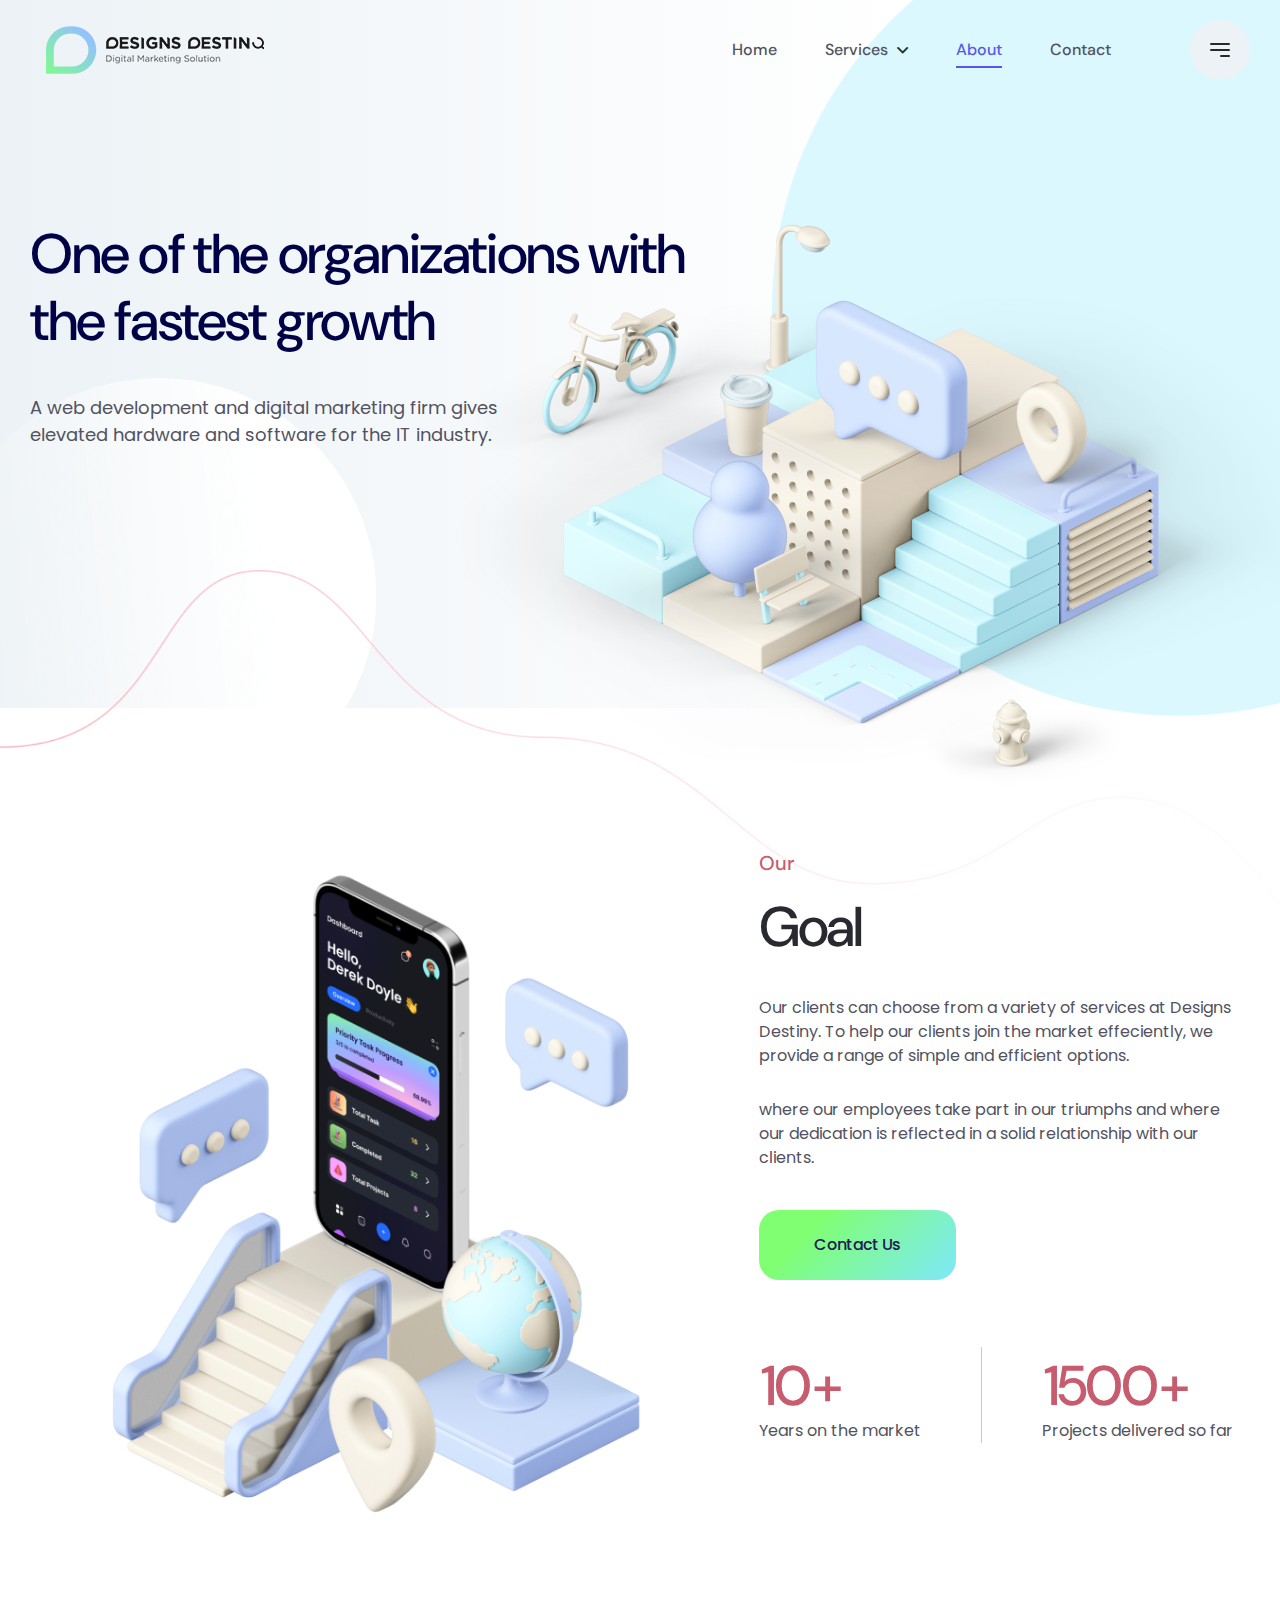
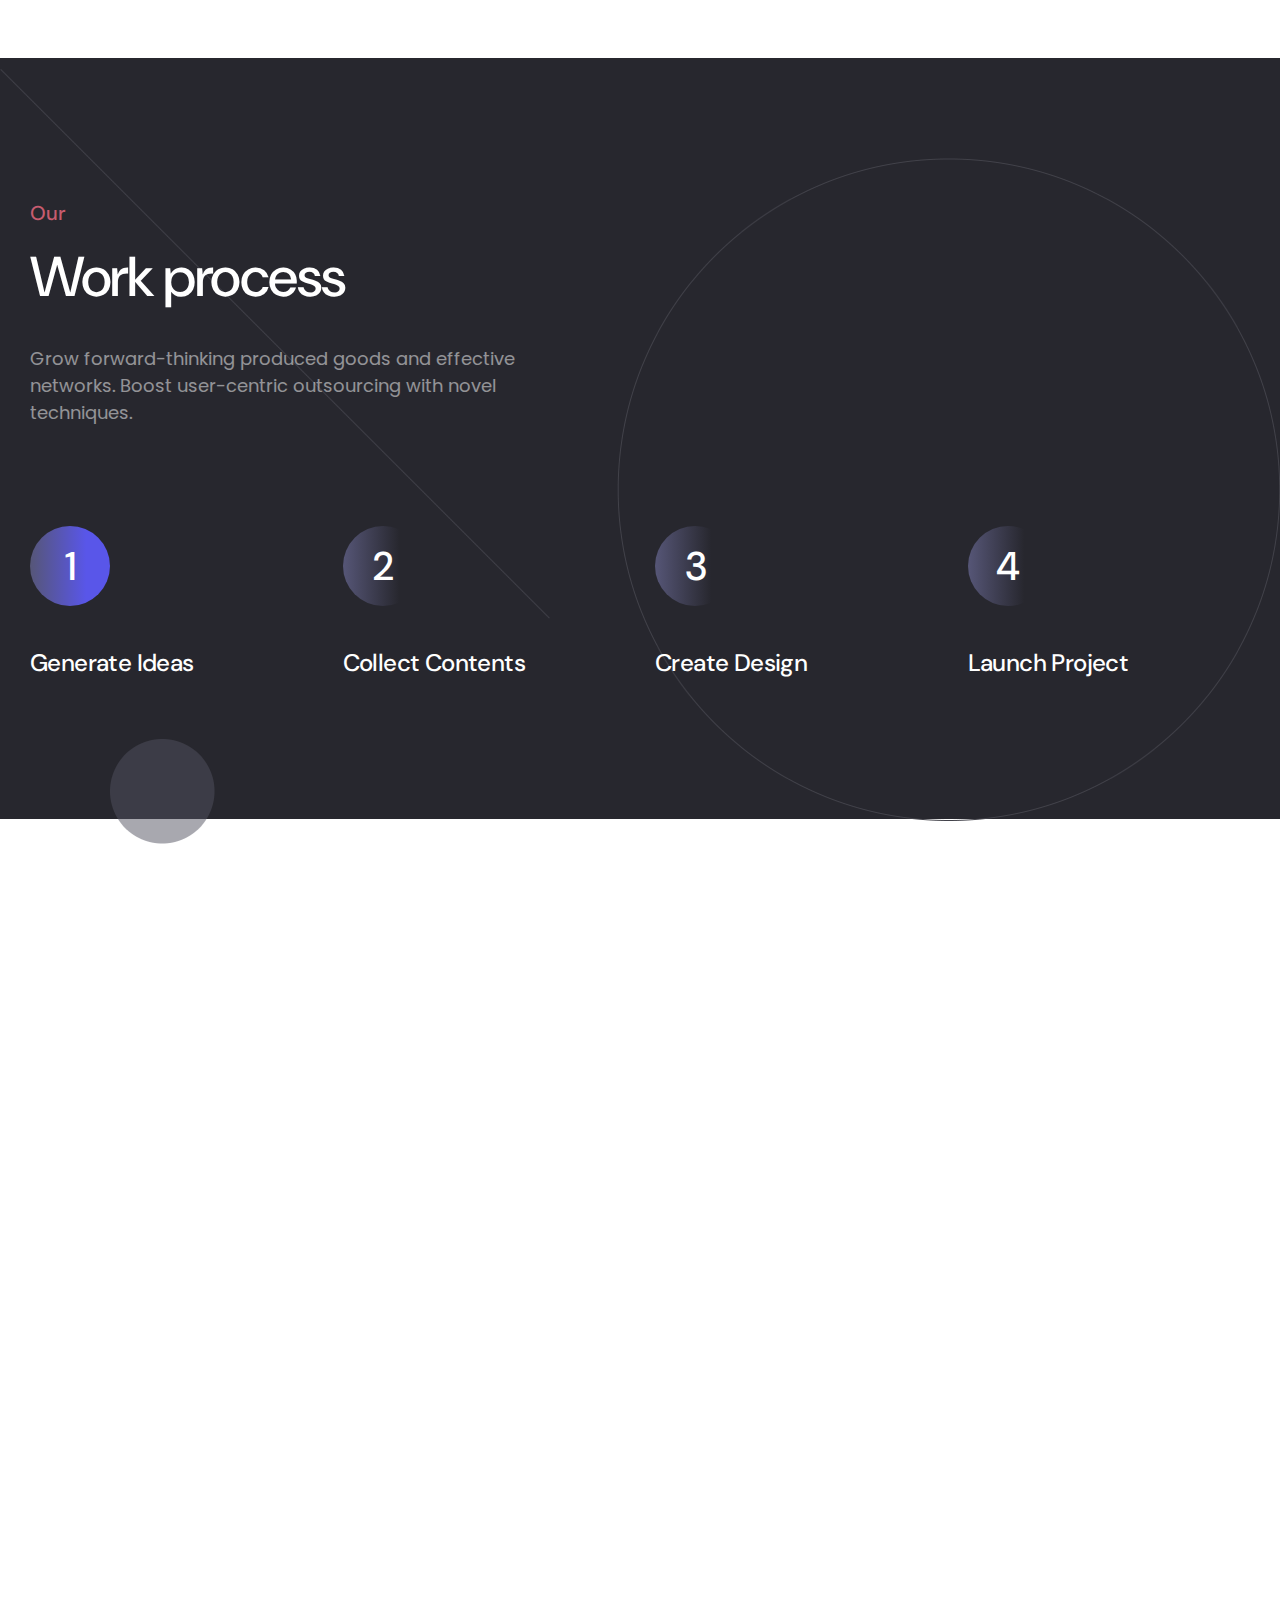
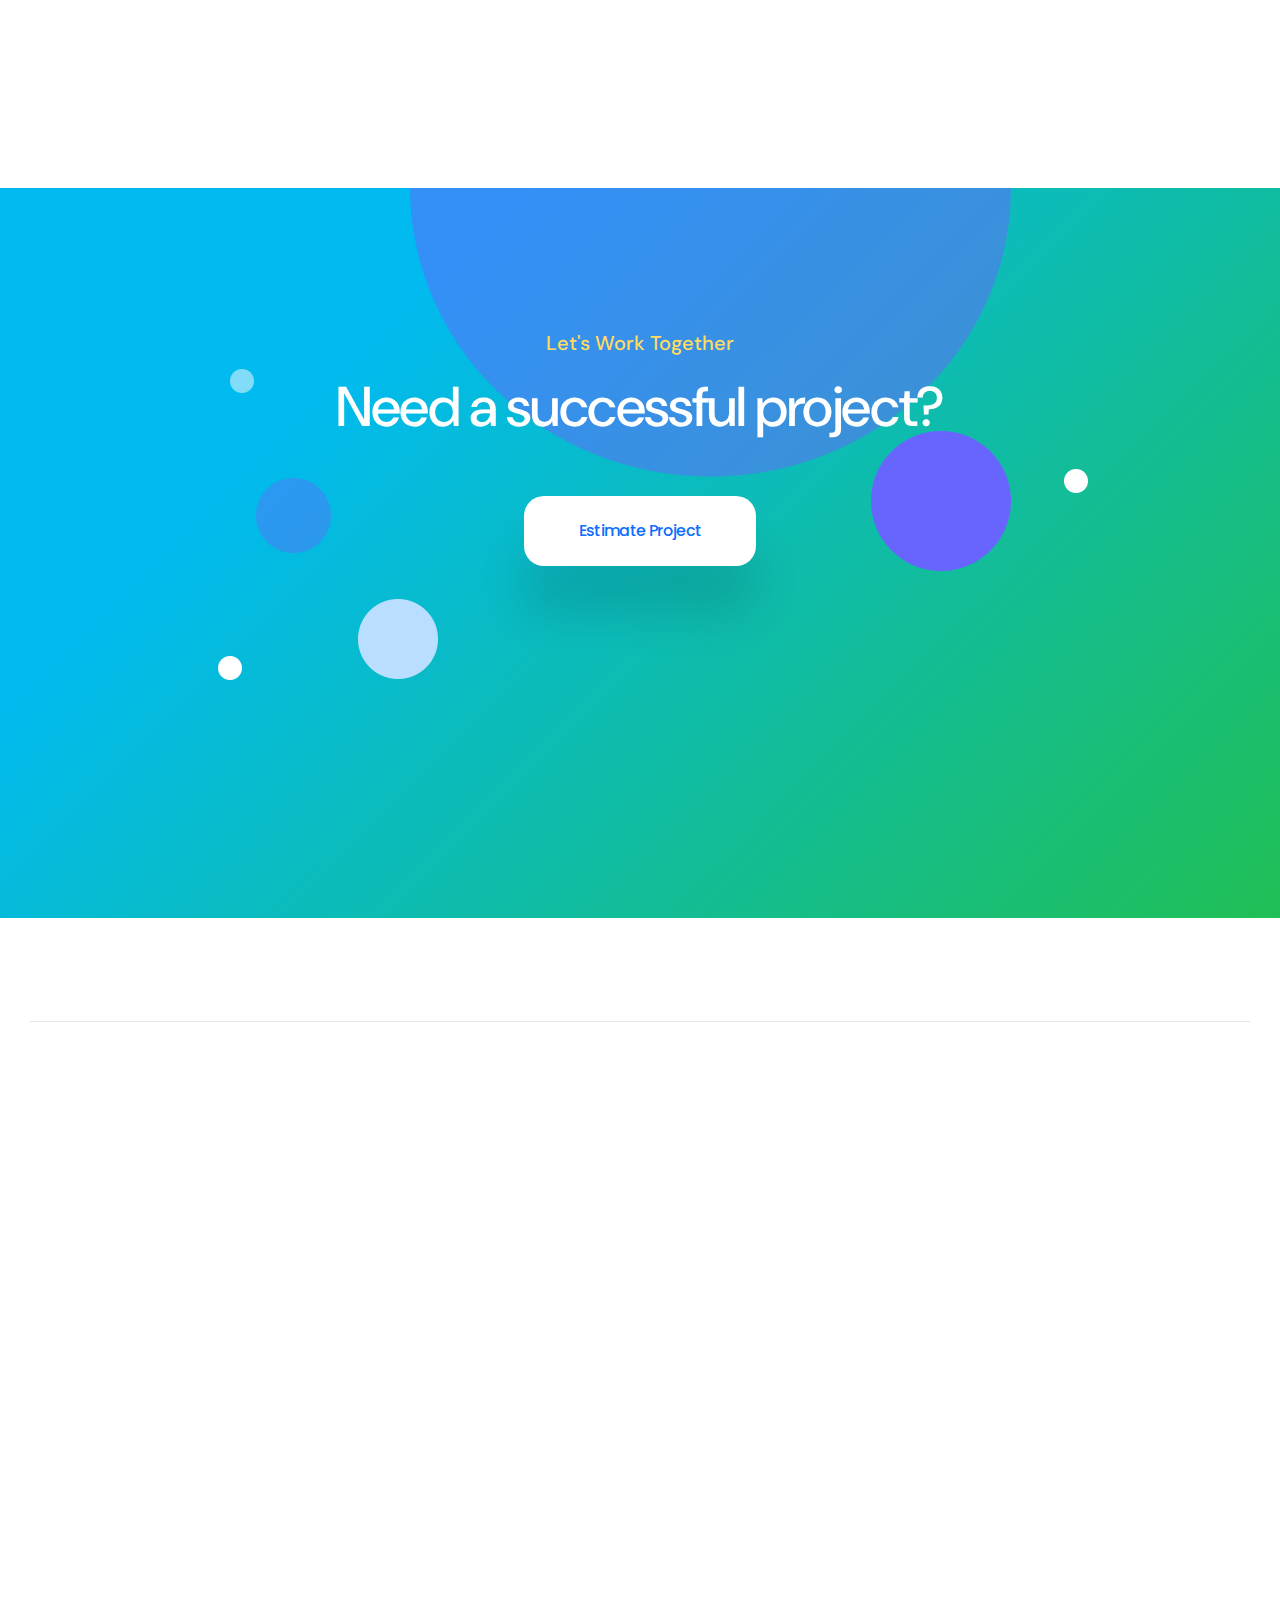
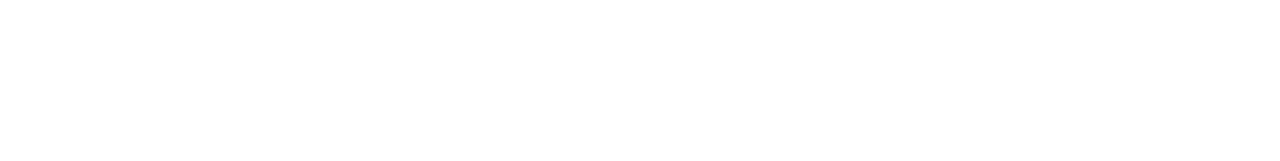
<file: about-us.html>
<!DOCTYPE html>
<html class="no-js" lang="en">

<head>
    <!-- Meta Data -->
    <meta charset="UTF-8">
    <meta http-equiv="X-UA-Compatible" content="IE=edge">
    <title>Designs Destiny | About</title>
    <meta name="description" content="">
    <meta name="viewport" content="width=device-width, initial-scale=1, shrink-to-fit=no">
    <!-- Favicon -->
    <link rel="shortcut icon" type="image/x-icon" href="assets/media/favicon.png">
    <link rel="stylesheet" href="assets/css/vendor/bootstrap.min.css">
    <link rel="stylesheet" href="assets/css/vendor/font-awesome.css">
    <link rel="stylesheet" href="assets/css/vendor/slick.css">
    <link rel="stylesheet" href="assets/css/vendor/slick-theme.css">
    <link rel="stylesheet" href="assets/css/vendor/sal.css">
    <link rel="stylesheet" href="assets/css/vendor/magnific-popup.css">
    <link rel="stylesheet" href="assets/css/vendor/green-audio-player.min.css">
    <link rel="stylesheet" href="assets/css/vendor/odometer-theme-default.css">

    <!-- Site Stylesheet -->
    <link rel="stylesheet" href="assets/css/app.css">

</head>

<body class="sticky-header">
    <!--[if lte IE 9]>
    <p class="browserupgrade">You are using an <strong>outdated</strong> browser. Please <a href="https://browsehappy.com/">upgrade your browser</a> to improve your experience and security.</p>
  	<![endif]-->
    <a href="#main-wrapper" id="backto-top" class="back-to-top">
        <i class="far fa-angle-double-up"></i>
    </a>

    <!-- Preloader Start Here -->
    <div id="preloader"></div>
    <!-- Preloader End Here -->

    <!-- <div class="my_switcher d-none d-lg-block">
        <ul>
            <li title="Light Mode">
                <a href="javascript:void(0)" class="setColor light" data-theme="light">
                    <i class="fal fa-lightbulb-on"></i>
                </a>
            </li>
            <li title="Dark Mode">
                <a href="javascript:void(0)" class="setColor dark" data-theme="dark">
                    <i class="fas fa-moon"></i>
                </a>
            </li>
        </ul>
    </div> -->

    <div id="main-wrapper" class="main-wrapper">

        <!--=====================================-->
        <!--=        Header Area Start       	=-->
        <!--=====================================-->
        <header class="header axil-header header-style-1">
            <div id="axil-sticky-placeholder"></div>
            <div class="axil-mainmenu">
                <div class="container">
                    <div class="header-navbar">
                        <div class="header-logo">
                            <a href="index.html"><img class="light-version-logo" src="assets/media/ddlogo.png" alt="logo"></a>
                            <a href="index.html"><img class="dark-version-logo" src="assets/media/ddlogo.png" alt="logo"></a>
                            <a href="index.html"><img class="sticky-logo" src="assets/media/ddlogo.png" alt="logo"></a>
                        </div>
                        <div class="header-main-nav">
                            <!-- Start Mainmanu Nav -->
                            <nav class="mainmenu-nav" id="mobilemenu-popup">
                                <div class="d-block d-lg-none">
                                    <div class="mobile-nav-header">
                                        <div class="mobile-nav-logo">
                                            <a href="index.html">
                                                <img class="light-mode" src="assets/media/ddlogo.png" alt="Site Logo">
                                                <img class="dark-mode" src="assets/media/ddlogo.png" alt="Site Logo">
                                            </a>
                                        </div>
                                        <button class="mobile-menu-close" data-bs-dismiss="offcanvas"><i class="fas fa-times"></i></button>
                                    </div>
                                </div>
                                <ul class="mainmenu">
                                    <li><a href="index.html">Home</a></li>
                                    <li class="menu-item-has-children">
                                        <a href="javascript:void(0);">Services</a>
                                        <ul class="axil-submenu">
                                            <li><a href="webdesign-development.html">Web Design & Development</a></li>
                                            <li><a href="branding.html">Branding</a></li>
                                            <li><a href="digital-marketing.html">Digital Marketing</a></li>
                                        </ul>
                                    </li>
                                    <li><a href="about-us.html">About</a></li>
                                    <li><a href="contact.html">Contact</a></li>
                                </ul>
                            </nav>
                            <!-- End Mainmanu Nav -->
                        </div>
                        <div class="header-action">
                            <ul class="list-unstyled">
                                <li class="sidemenu-btn d-lg-block d-none">
                                    <button class="btn-wrap" data-bs-toggle="offcanvas" data-bs-target="#offcanvasMenuRight">
                                        <span></span>
                                        <span></span>
                                        <span></span>
                                    </button>
                                </li>
                                <li class="mobile-menu-btn sidemenu-btn d-lg-none d-block">
                                    <button class="btn-wrap" data-bs-toggle="offcanvas" data-bs-target="#mobilemenu-popup">
                                        <span></span>
                                        <span></span>
                                        <span></span>
                                    </button>
                                </li>
                            </ul>
                        </div>
                    </div>
                </div>
            </div>
        </header>
        <!--=====================================-->
        <!--=       Breadcrumb Area Start       =-->
        <!--=====================================-->
        <div class="breadcrum-area breadcrumb-banner">
            <div class="container">
                <div class="section-heading heading-left" data-sal="slide-right" data-sal-duration="1000" data-sal-delay="300">
                    <h1 class="title h2">One of the organizations with the fastest growth</h1>
                    <p>A web development and digital marketing firm gives elevated hardware and software for the IT industry.</p>
                </div>
                <div class="banner-thumbnail thumbnail-4" data-sal="slide-up" data-sal-duration="1000" data-sal-delay="400">
                    <img src="assets/media/banner/banner-thumb-3.png" alt="Illustration">
                </div>
            </div>
            <ul class="shape-group-8 list-unstyled">
                <li class="shape shape-1" data-sal="slide-right" data-sal-duration="500" data-sal-delay="100">
                    <img src="assets/media/others/bubble-9.png" alt="Bubble">
                </li>
                <li class="shape shape-2" data-sal="slide-left" data-sal-duration="500" data-sal-delay="200">
                    <img src="assets/media/others/bubble-22.png" alt="Bubble">
                </li>
                <li class="shape shape-3" data-sal="slide-up" data-sal-duration="500" data-sal-delay="300">
                    <img src="assets/media/others/line-4.png" alt="Line">
                </li>
            </ul>
        </div>
        <!--=====================================-->
        <!--=       About  Area Start        =-->
        <!--=====================================-->
        <section class="section section-padding case-study-featured-area">
            <div class="container">
                <div class="row">
                    <div class="col-xl-7 col-lg-6">
                        <div class="case-study-featured-thumb text-start">
                            <img src="assets/media/others/case-study-4.png" alt="travel">
                        </div>
                    </div>
                    <div class="col-xl-5 col-lg-6">
                        <div class="case-study-featured">
                            <div class="section-heading heading-left">
                                <span class="subtitle">Our</span>
                                <h2 class="title">Goal</h2>
                                <p>Our clients can choose from a variety of services at Designs Destiny. To help our clients join the market effeciently, we provide a range of simple and efficient options.</p>
                                <p>where our employees take part in our triumphs and where our dedication is reflected in a solid relationship with our clients.</p>
                                <a href="contact.html" class="axil-btn btn-fill-primary btn-large">Contact Us</a>
                            </div>
                            <div class="case-study-counterup">
                                <div class="single-counterup">
                                    <h2 class="count-number">
                                        <span class="number count" data-count="10">10</span>
                                        <span class="symbol">+</span>
                                    </h2>
                                    <span class="counter-title">Years on the market</span>
                                </div>
                                <div class="single-counterup">
                                    <h2 class="count-number">
                                        <span class="number count" data-count="1500">1500</span>
                                        <span class="symbol">+</span>
                                    </h2>
                                    <span class="counter-title">Projects delivered so far</span>
                                </div>
                            </div>
                        </div>
                    </div>
                </div>
            </div>
        </section>
        <!--=====================================-->
        <!--=      About  Quality Area Start    =-->
        <!--=====================================-->
        <section class="section section-padding bg-color-dark pb--80 pb_lg--40 pb_md--20">
            <div class="container">
                <div class="section-heading heading-light-left mb--100">
                    <span class="subtitle">Our</span>
                    <h2 class="title">Work process</h2>
                    <p class="opacity-50">Grow forward-thinking produced goods and effective networks. Boost user-centric outsourcing with novel techniques.</p>
                </div>
                <div class="row row-cols-2 row-cols-lg-5 g-2 g-lg-3">
                    <div class="col-lg-3">
                        <div class="about-quality active">
                            <h3 class="sl-number">1</h3>
                            <h5 class="title">Generate Ideas</h5>
                            <!-- <p>Utilize trustworthy methods and dissimilar web services persuasively.</p> -->
                        </div>
                    </div>
                    <div class="col-lg-3">
                        <div class="about-quality">
                            <h3 class="sl-number">2</h3>
                            <h5 class="title">Collect Contents</h5>
                            <!-- <p>Nulla facilisi. Vestibulum vel urna eget magna condimentum faucibus. Sed arcu mi, semper sed suscipit vel, rhoncus vel justo.</p> -->
                        </div>
                    </div>
                    <div class="col-lg-3">
                        <div class="about-quality">
                            <h3 class="sl-number">3</h3>
                            <h5 class="title">Create Design</h5>
                            <!-- <p>Quisque aliquet quis est in faucibus. Aenean eget lorem ac risus placerat convallis eget a eros. Suspendisse dignissim ultrices tellus, id placerat mauris lacinia a.</p> -->
                        </div>
                    </div>
                    <div class="col-lg-3">
                        <div class="about-quality">
                            <h3 class="sl-number">4</h3>
                            <h5 class="title">Launch Project</h5>
                            <!-- <p>Proin dignissim facilisis tortor a mattis. Morbi non maximus nunc, ut mattis tellus. In hac habitasse platea dictumst. Mauris viverra enim tellus, vel ultrices dolor aliquam non.</p> -->
                        </div>
                    </div>
                    <!-- <div class="col-lg-4">
                        <div class="about-quality">
                            <h3 class="sl-number">5</h3>
                            <h5 class="title">Build an inclusive, transparent and socially responsible culture</h5>
                            <p>Maecenas eros sapien, egestas at elit nec, eleifend sagittis orci.</p>
                        </div>
                    </div> -->
                </div>
            </div>
            <ul class="list-unstyled shape-group-10">
                <li class="shape shape-1"><img src="assets/media/others/circle-1.png" alt="Circle"></li>
                <li class="shape shape-2"><img src="assets/media/others/line-3.png" alt="Circle"></li>
                <li class="shape shape-3"><img src="assets/media/others/bubble-5.png" alt="Circle"></li>
            </ul>
        </section>
        <!--=====================================-->
        <!--=       About Team  Area Start      =-->
        <!--=====================================-->
        <section class="section-padding-equal">
            <div class="container">
                <div class="row align-items-center">
                    <div class="col-lg-7" data-sal="slide-right" data-sal-duration="800" data-sal-delay="100">
                        <div class="about-team">
                            <div class="thumbnail">
                                <img src="assets/media/about/about-2.png" alt="thumbnail">
                            </div>
                        </div>
                    </div>
                    <div class="col-lg-5" data-sal="slide-left" data-sal-duration="800" data-sal-delay="100">
                        <div class="about-team">
                            <div class="section-heading heading-left">
                                <span class="subtitle">Our</span>
                                <h2>Aim</h2>
                                <p>We feel that our clients must have access to quality web applications that is best-in-class in terms of security, yet is simple to manage and use, ready to use right away, and requires little to no customization. This expectation guides the design and delivery of our products, and our top-notch customer service supports it. Our goal is to help our clients grow their businesses to new heights.</p>
                                <a href="contact.html" class="axil-btn btn-large btn-fill-primary">Get a quote</a>
                            </div>
                        </div>
                    </div>
                </div>
            </div>
        </section>
        <!--=====================================-->
        <!--=       Work Process Area Start     =-->
        <!--=====================================-->
        <!-- <section class="section section-padding bg-color-light pb--70">
            <div class="container">
                <div class="section-heading mb--90">
                    <span class="subtitle">Process</span>
                    <h2 class="title">Our logo design process</h2>
                    <p>Our comprehensive logo design strategy ensures a perfectly crafted logo for your business.</p>
                </div>
                <div class="process-work" data-sal="slide-right" data-sal-duration="1000" data-sal-delay="100">
                    <div class="thumbnail paralax-image">
                        <img src="assets/media/others/process-1.png" alt="Thumbnail">
                    </div>
                    <div class="content">
                        <span class="subtitle">Step One</span>
                        <h3 class="title">Discover</h3>
                        <p>Donec metus lorem, vulputate at sapien sit amet, auctor iaculis lorem. In vel hendrerit nisi. Vestibulum eget risus velit. Aliquam tristique libero at dui sodales, et placerat orci lobortis. Maecenas ipsum neque, elementum id dignissim et, imperdiet vitae mauris.</p>
                    </div>
                </div>
                <div class="process-work content-reverse" data-sal="slide-left" data-sal-duration="1000" data-sal-delay="100">
                    <div class="thumbnail paralax-image">
                        <img src="assets/media/others/process-2.png" alt="Thumbnail">
                    </div>
                    <div class="content">
                        <span class="subtitle">Step Two</span>
                        <h3 class="title">Prototype</h3>
                        <p>Donec metus lorem, vulputate at sapien sit amet, auctor iaculis lorem. In vel hendrerit nisi. Vestibulum eget risus velit. Aliquam tristique libero at dui sodales, et placerat orci lobortis. Maecenas ipsum neque, elementum id dignissim et, imperdiet vitae mauris.</p>
                    </div>
                </div>
                <div class="process-work" data-sal="slide-right" data-sal-duration="1000" data-sal-delay="100">
                    <div class="thumbnail paralax-image">
                        <img src="assets/media/others/process-3.png" alt="Thumbnail">
                    </div>
                    <div class="content">
                        <span class="subtitle">Step Three</span>
                        <h3 class="title">Test</h3>
                        <p>Donec metus lorem, vulputate at sapien sit amet, auctor iaculis lorem. In vel hendrerit nisi. Vestibulum eget risus velit. Aliquam tristique libero at dui sodales, et placerat orci lobortis. Maecenas ipsum neque, elementum id dignissim et, imperdiet vitae mauris.</p>
                    </div>
                </div>
                <div class="process-work content-reverse" data-sal="slide-left" data-sal-duration="1000" data-sal-delay="100">
                    <div class="thumbnail paralax-image">
                        <img src="assets/media/others/process-4.png" alt="Thumbnail">
                    </div>
                    <div class="content">
                        <span class="subtitle">Step four</span>
                        <h3 class="title">Build</h3>
                        <p>Donec metus lorem, vulputate at sapien sit amet, auctor iaculis lorem. In vel hendrerit nisi. Vestibulum eget risus velit. Aliquam tristique libero at dui sodales, et placerat orci lobortis. Maecenas ipsum neque, elementum id dignissim et, imperdiet vitae mauris.</p>
                    </div>
                </div>
            </div>
            <ul class="shape-group-17 list-unstyled">
                <li class="shape shape-1"><img src="assets/media/others/bubble-24.png" alt="Bubble"></li>
                <li class="shape shape-2"><img src="assets/media/others/bubble-23.png" alt="Bubble"></li>
                <li class="shape shape-3"><img src="assets/media/others/line-4.png" alt="Line"></li>
                <li class="shape shape-4"><img src="assets/media/others/line-5.png" alt="Line"></li>
                <li class="shape shape-5"><img src="assets/media/others/line-4.png" alt="Line"></li>
                <li class="shape shape-6"><img src="assets/media/others/line-5.png" alt="Line"></li>
            </ul>
        </section> -->
        <!--=====================================-->
        <!--=     Call To Action Area Start     =-->
        <!--=====================================-->
        <section class="section call-to-action-area">
            <div class="container">
                <div class="call-to-action">
                    <div class="section-heading heading-light">
                        <span class="subtitle">Let's Work Together</span>
                        <h2 class="title">Need a successful project?</h2>
                        <a href="contact.html" class="axil-btn btn-large btn-fill-white">Estimate Project</a>
                    </div>
                    <div class="thumbnail">
                        <div class="larg-thumb" data-sal="zoom-in" data-sal-duration="600" data-sal-delay="100">
                            <img class="paralax-image" src="assets/media/others/chat-group.png" alt="Chat">
                        </div>
                        <ul class="list-unstyled small-thumb">
                            <li class="shape shape-1" data-sal="slide-right" data-sal-duration="800" data-sal-delay="400">
                                <img class="paralax-image" src="assets/media/others/laptop-poses.png" alt="Laptop">
                            </li>
                            <li class="shape shape-2" data-sal="slide-left" data-sal-duration="800" data-sal-delay="300">
                                <img class="paralax-image" src="assets/media/others/bill-pay.png" alt="Bill">
                            </li>
                        </ul>
                    </div>
                </div>
            </div>
            <ul class="list-unstyled shape-group-9">
                <li class="shape shape-1"><img src="assets/media/others/bubble-12.png" alt="Comments"></li>
                <li class="shape shape-2"><img src="assets/media/others/bubble-16.png" alt="Comments"></li>
                <li class="shape shape-3"><img src="assets/media/others/bubble-13.png" alt="Comments"></li>
                <li class="shape shape-4"><img src="assets/media/others/bubble-14.png" alt="Comments"></li>
                <li class="shape shape-5"><img src="assets/media/others/bubble-16.png" alt="Comments"></li>
                <li class="shape shape-6"><img src="assets/media/others/bubble-15.png" alt="Comments"></li>
                <li class="shape shape-7"><img src="assets/media/others/bubble-16.png" alt="Comments"></li>
            </ul>
        </section>
        <!--=====================================-->
        <!--=        Footer Area Start       	=-->
        <!--=====================================-->
        <footer class="footer-area">
            <div class="container">
                <div class="footer-top">
                    <div class="footer-social-link">
                        <ul class="list-unstyled">
                            <li><a href="https://facebook.com/" data-sal="slide-up" data-sal-duration="500" data-sal-delay="100"><i class="fab fa-facebook-f"></i></a></li>
                            <li><a href="https://twitter.com/" data-sal="slide-up" data-sal-duration="500" data-sal-delay="200"><i class="fab fa-twitter"></i></a></li>
                            <!-- <li><a href="https://www.pinterest.com/" data-sal="slide-up" data-sal-duration="500" data-sal-delay="300"><i class="fab fa-pinterest-p"></i></a></li> -->
                            <li><a href="https://www.linkedin.com/" data-sal="slide-up" data-sal-duration="500" data-sal-delay="400"><i class="fab fa-linkedin-in"></i></a></li>
                            <li><a href="https://www.instagram.com/" data-sal="slide-up" data-sal-duration="500" data-sal-delay="500"><i class="fab fa-instagram"></i></a></li>
                            <!-- <li><a href="https://vimeo.com/" data-sal="slide-up" data-sal-duration="500" data-sal-delay="600"><i class="fab fa-vimeo-v"></i></a></li> -->
                            <!-- <li><a href="https://dribbble.com/" data-sal="slide-up" data-sal-duration="500" data-sal-delay="700"><i class="fab fa-dribbble"></i></a></li> -->
                            <!-- <li><a href="https://www.behance.net/" data-sal="slide-up" data-sal-duration="500" data-sal-delay="800"><i class="fab fa-behance"></i></a></li> -->
                        </ul>
                    </div>
                </div>
                <div class="footer-main">
                    <div class="row">
                        <div class="col-xl-6 col-lg-5" data-sal="slide-right" data-sal-duration="800" data-sal-delay="100">
                            <div class="footer-widget border-end">
                                <div class="footer-newsletter">
                                    <h2 class="title">Get in touch!</h2>
                                    <!-- <p>Fusce varius, dolor tempor interdum tristique, dui urna bib
                                        endum magna, ut ullamcorper purus</p> -->
                                        <form method="POST" action="mail.php" class="axil-contact-form">
                                            <div class="form-group">
                                                <input type="text" class="form-control" name="contact-name" placeholder="John Smith">
                                            </div>
                                            <div class="form-group mb--40">
                                                <input type="tel" class="form-control" name="contact-company" placeholder="+123456789">
                                            </div>
                                            <div class="form-group">
                                                <button type="submit" class="axil-btn btn-fill-primary btn-primary" name="submit-btn">Submit</button>
                                            </div>
                                            <input type="hidden" class="form-control" name="contact-message" value="Null">
                                        </form>
                                </div>
                            </div>
                        </div>
                        <div class="col-xl-6 col-lg-7" data-sal="slide-left" data-sal-duration="800" data-sal-delay="100">
                            <div class="row">
                                <div class="col-sm-6">
                                    <div class="footer-widget">
                                        <h6 class="widget-title">Services</h6>
                                        <div class="footer-menu-link">
                                            <ul class="list-unstyled">
                                                <li><a href="webdesign-development.html">Web Design &amp; Development</a></li>
                                                <li><a href="branding.html">Branding</a></li>
                                                <li><a href="digital-marketing.html">Digital Marketing</a></li>
                                                <!-- <li><a href="service-marketing.html">Search Engine Optimization</a></li>
                                                <li><a href="service-marketing.html">Pay-Per-Click</a></li>
                                                <li><a href="service-marketing.html">Social Media Marketing</a></li> -->
                                            </ul>
                                        </div>
                                    </div>
                                </div>
                                <div class="col-sm-3">
                                    <div class="footer-widget">
                                        <h6 class="widget-title">Resourses</h6>
                                        <div class="footer-menu-link">
                                            <ul class="list-unstyled">
                                                <li><a href="blog.html">Blog</a></li>
                                                <li><a href="case-study.html">Case Studies</a></li>
                                                <li><a href="portfolio.html">Portfolio</a></li>
                                            </ul>
                                        </div>
                                    </div>
                                </div>
                                <div class="col-sm-3">
                                    <div class="footer-widget">
                                        <h6 class="widget-title">Support</h6>
                                        <div class="footer-menu-link">
                                            <ul class="list-unstyled">
                                                <li><a href="contact.html">Contact</a></li>
                                                <li><a href="privacy-policy.html">Privacy Policy</a></li>
                                                <li><a href="terms-of-use.html">Terms of Use</a></li>
                                            </ul>
                                        </div>
                                    </div>
                                </div>
                            </div>

                            <!-- Address -->
                            <div class="row">
                                <div class="col-sm-6">
                                    <div class="footer-widget">
                                        <h6 class="widget-title">Location</h6>
                                        <div class="footer-menu-link">
                                            <address class="address">
                                                <p>#2, Ponmani Complex, Gandhi Road <br> Near Navy, Arakkonam - 631002</p>
                                            </address>
                                        </div>
                                    </div>
                                </div>
                                <div class="col-sm-6">
                                    <div class="footer-widget">
                                        <div class="footer-menu-link">
                                            <h6 class="widget-title">We're Available 24/7. Call Now.</h6>
                                            <address class="address">
                                                <a class="tel" href="tel:8884562790"><i class="fas fa-phone"></i> +91 96296 25023</a> <br>
                                                <a class="tel" href="tel:12125553333"><i class="fas fa-fax"></i> 04177 222222</a>
                                            </address>
                                        </div>
                                    </div>
                            </div>
                            <!-- Address -->

                        </div>
                    </div>
                </div>
                <div class="footer-bottom" data-sal="slide-up" data-sal-duration="500" data-sal-delay="100">
                    <div class="row">
                        <div class="col-md-6">
                            <div class="footer-copyright">
                                <span class="copyright-text">© 2022. All rights reserved by <a href="https://designsdestiny.in/">Designs Destiny</a>.</span>
                            </div>
                        </div>
                        <div class="col-md-6">
                            <div class="footer-bottom-link">
                                <ul class="list-unstyled">
                                    <li><a href="privacy-policy.html">Privacy Policy</a></li>
                                    <li><a href="terms-of-use.html">Terms of Use</a></li>
                                </ul>
                            </div>
                        </div>
                    </div>
                </div>
            </div>
        </footer>





        <!--=====================================-->
        <!--=       Offcanvas Menu Area       	=-->
        <!--=====================================-->
        <div class="offcanvas offcanvas-end header-offcanvasmenu" tabindex="-1" id="offcanvasMenuRight">
            <div class="offcanvas-header">
                <button type="button" class="btn-close" data-bs-dismiss="offcanvas" aria-label="Close"></button>
            </div>
            <div class="offcanvas-body">
                <!-- <form action="#" class="side-nav-search-form">
                    <div class="form-group">
                        <input type="text" class="search-field" name="search-field" placeholder="Search...">
                        <button class="side-nav-search-btn"><i class="fas fa-search"></i></button>
                    </div>
                </form> -->
                <div class="row ">
                    <div class="col-lg-5 col-xl-6">
                        <ul class="main-navigation list-unstyled">
                            <li><a href="index.html">Home</a></li>
                            <li><a href="index-2.html">Service</a></li>
                            <li><a href="index-3.html">About</a></li>
                            <li><a href="index-4.html">Contact</a></li>
                            <!-- <li><a href="index-5.html">Corporate Agency</a></li> -->
                        </ul>
                    </div>
                    <div class="col-lg-7 col-xl-6">
                        <div class="contact-info-wrap">
                            <div class="contact-inner">
                                <address class="address">
                                    <span class="title">Contact Information</span>
                                    <p>#2, Ponmani Complex, Gandhi Road <br> Near Navy, Arakkonam - 631002</p>
                                </address>
                                <address class="address">
                                    <span class="title">We're Available 24/7. Call Now.</span>
                                    <a class="tel" href="tel:8884562790"><i class="fas fa-phone"></i>+91 96296 25023</a>
                                    <a class="tel" href="tel:12125553333"><i class="fas fa-fax"></i>04177 222222</a>
                                </address>
                            </div>
                            <div class="contact-inner">
                                <h5 class="title">Find us here</h5>
                                <div class="contact-social-share">
                                    <ul class="social-share list-unstyled">
                                        <li><a href="https://facebook.com/"><i class="fab fa-facebook-f"></i></a></li>
                                        <li><a href="https://twitter.com/"><i class="fab fa-twitter"></i></a></li>
                                        <li><a href="https://www.behance.net/"><i class="fab fa-behance"></i></a></li>
                                        <li><a href="https://www.linkedin.com/"><i class="fab fa-linkedin-in"></i></a></li>
                                    </ul>
                                </div>
                            </div>
                        </div>
                    </div>
                </div>
            </div>
        </div>
    </div>

    <!-- Jquery Js -->
    <script src="assets/js/vendor/jquery-3.6.0.min.js"></script>
    <script src="assets/js/vendor/bootstrap.min.js"></script>
    <script src="assets/js/vendor/isotope.pkgd.min.js"></script>
    <script src="assets/js/vendor/imagesloaded.pkgd.min.js"></script>
    <script src="assets/js/vendor/odometer.min.js"></script>
    <script src="assets/js/vendor/jquery-appear.js"></script>
    <script src="assets/js/vendor/slick.min.js"></script>
    <script src="assets/js/vendor/sal.js"></script>
    <script src="assets/js/vendor/jquery.magnific-popup.min.js"></script>
    <script src="assets/js/vendor/js.cookie.js"></script>
    <script src="assets/js/vendor/jquery.style.switcher.js"></script>
    <script src="assets/js/vendor/jquery.countdown.min.js"></script>
    <script src="assets/js/vendor/tilt.js"></script>
    <script src="assets/js/vendor/green-audio-player.min.js"></script>
    <script src="assets/js/vendor/jquery.nav.js"></script>

    <!-- Site Scripts -->
    <script src="assets/js/app.js"></script>
</body>

</html>
</file>
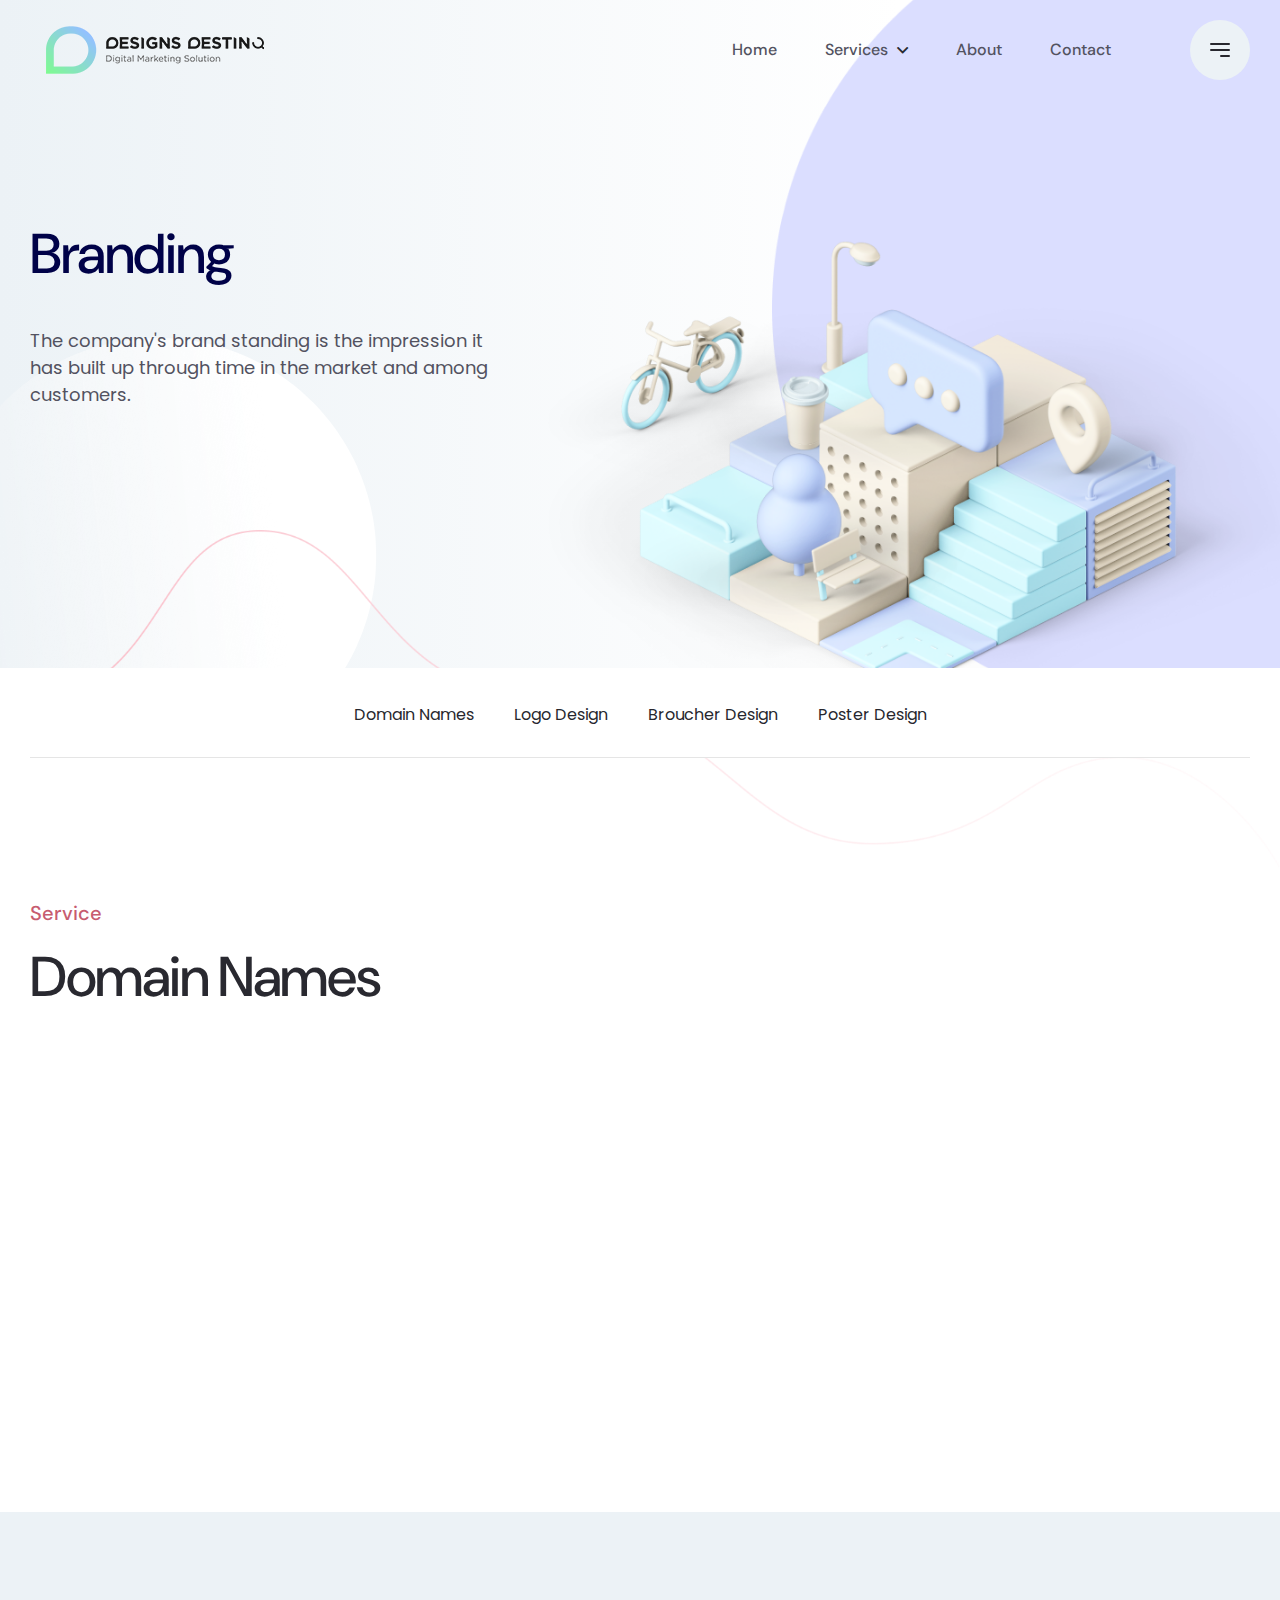
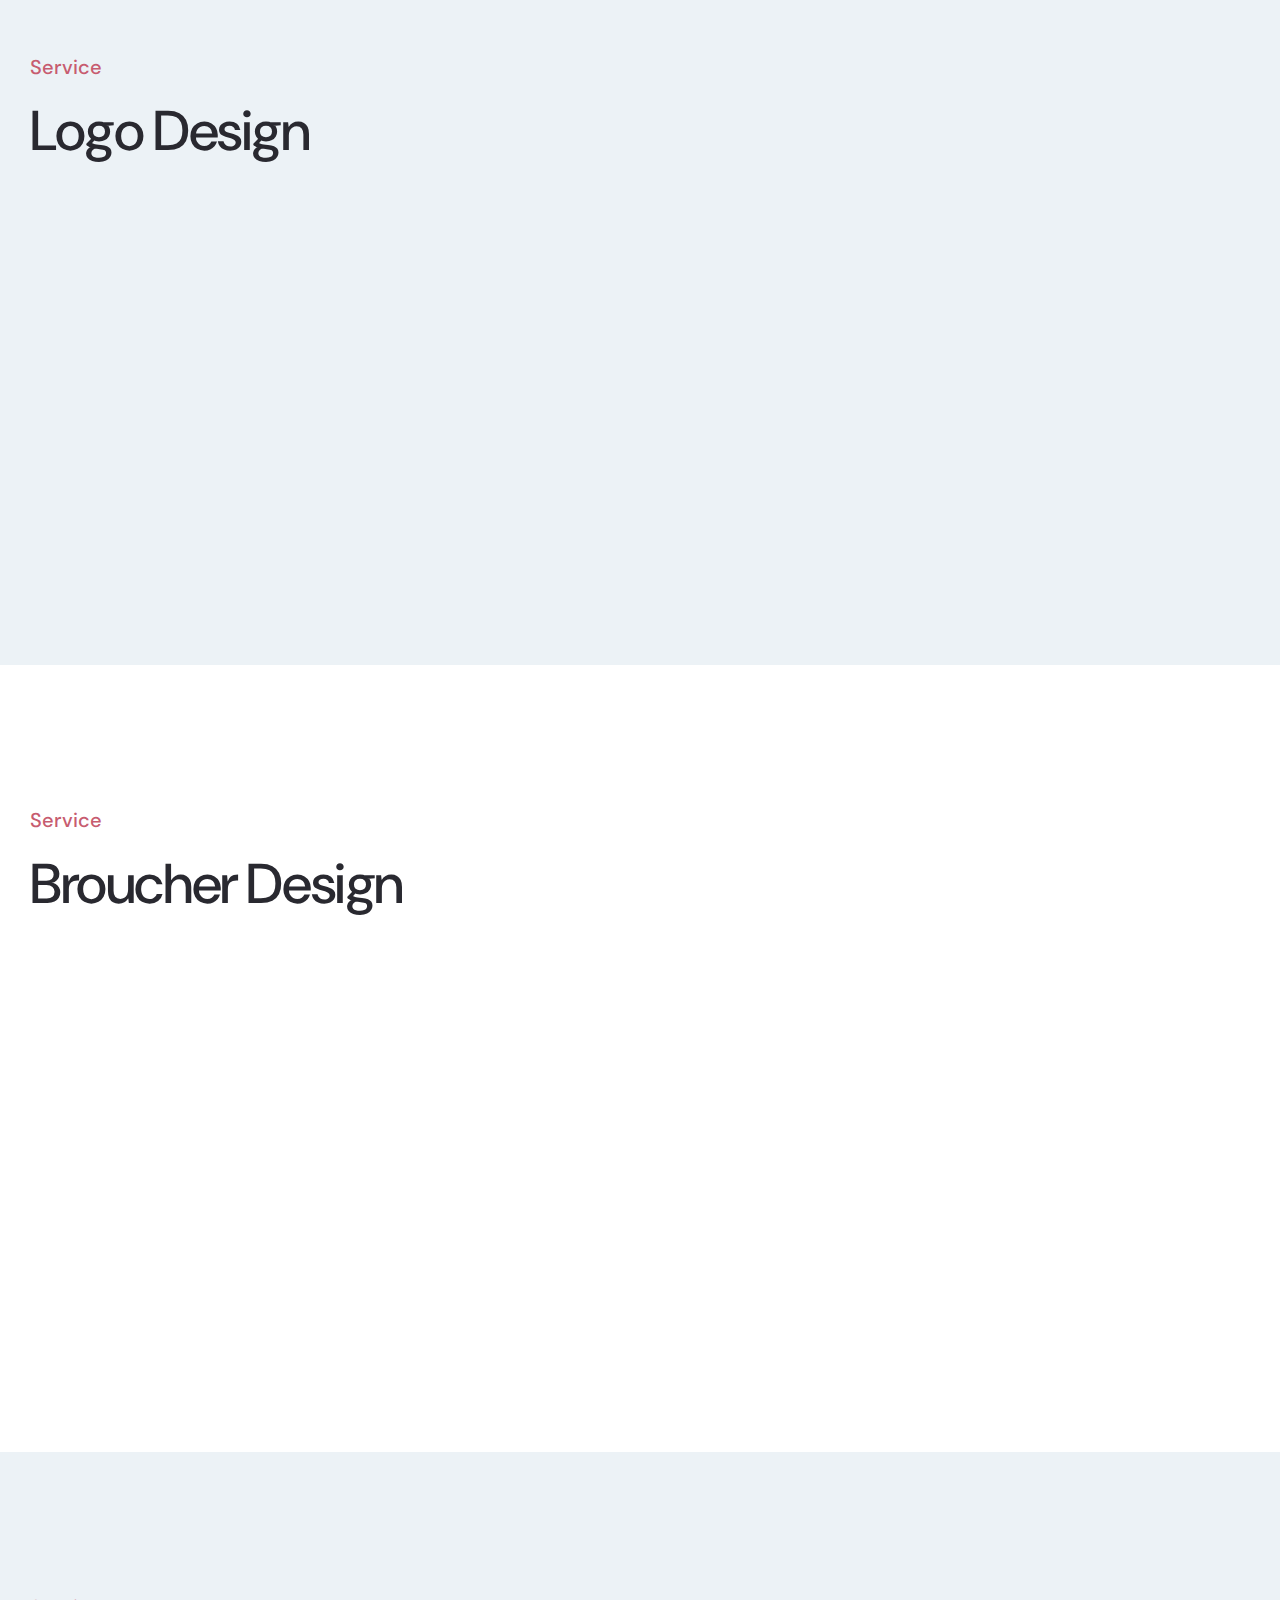
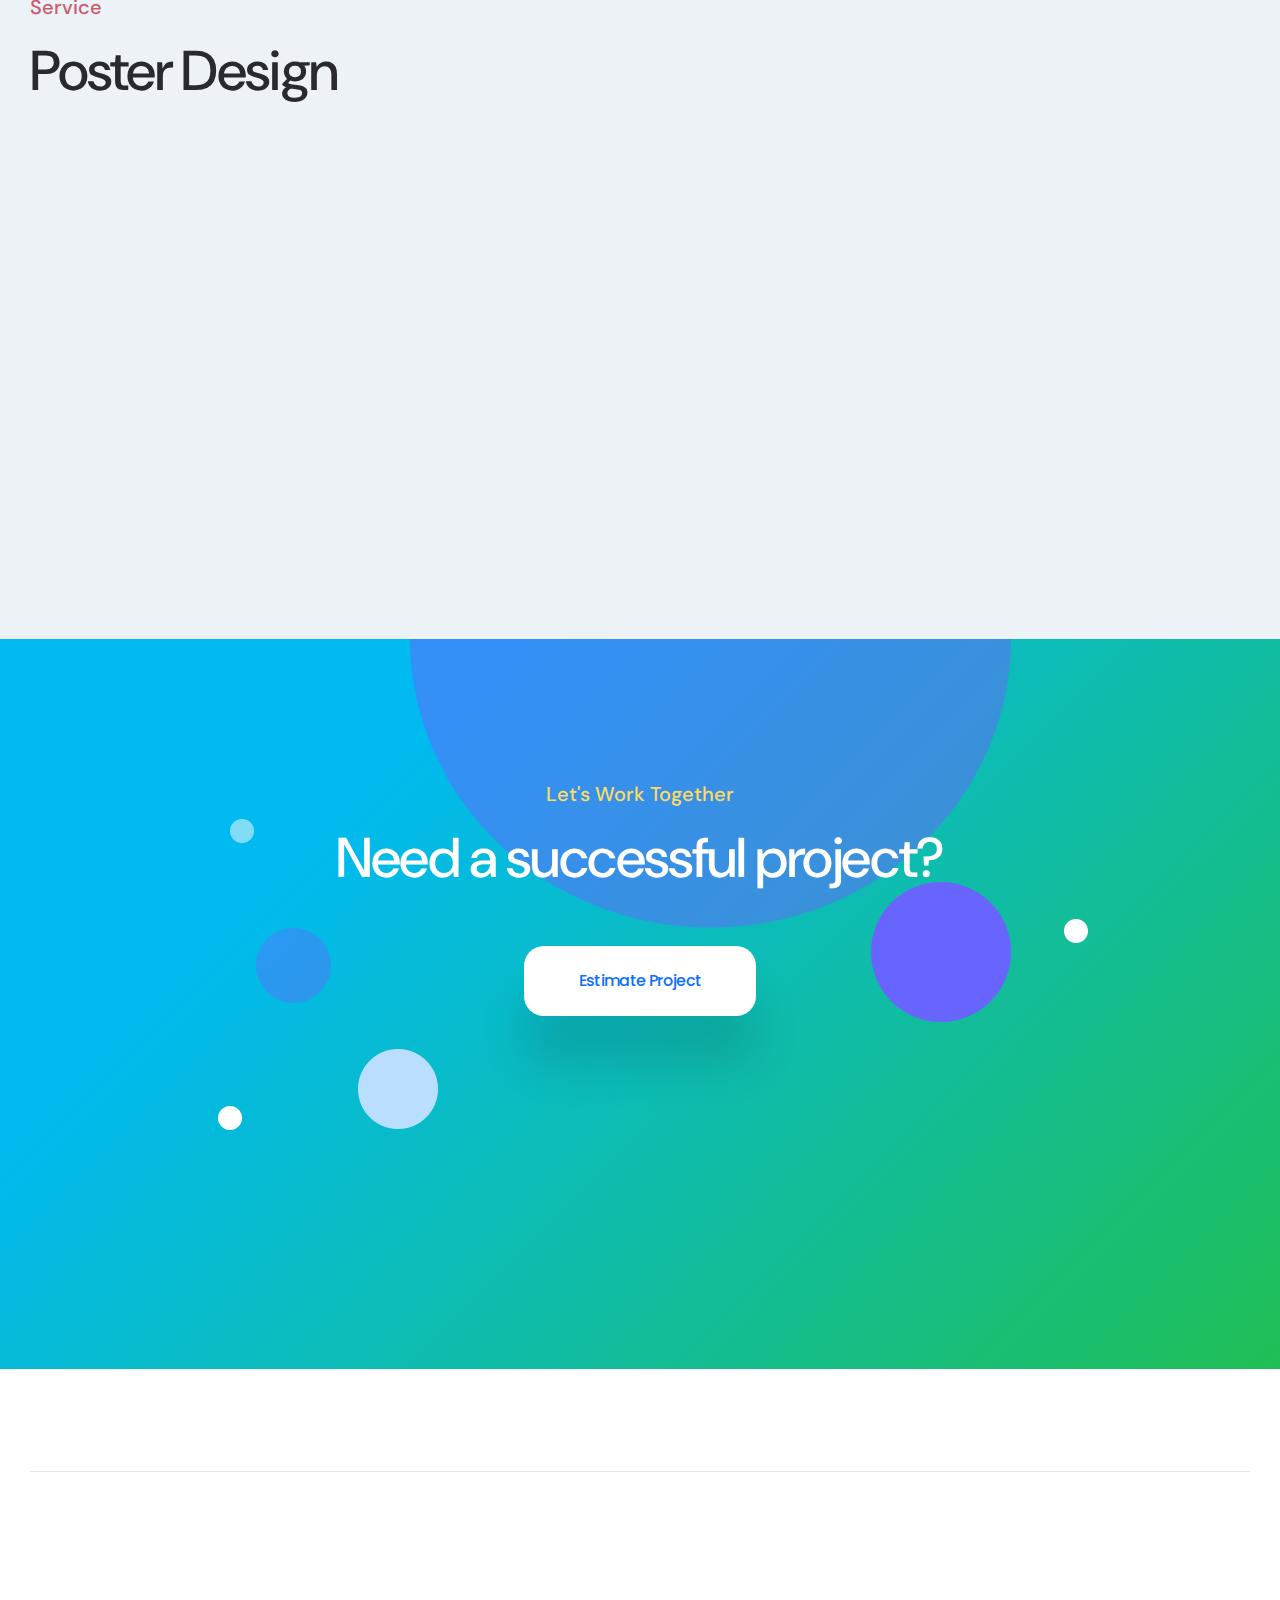
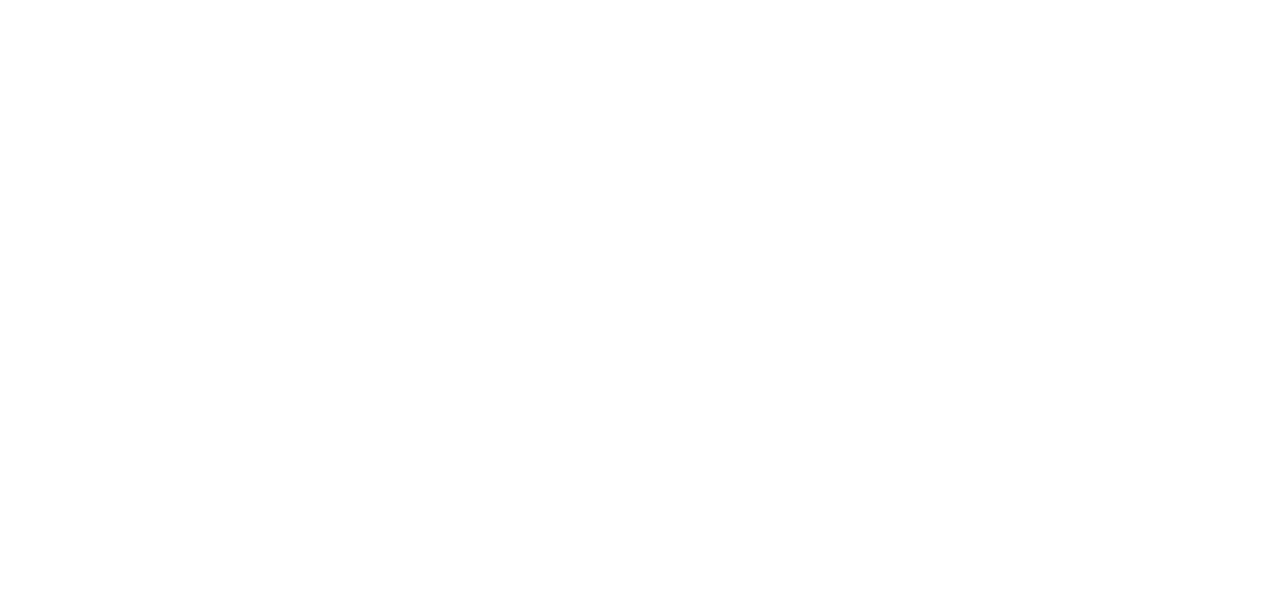
<file: branding.html>
<!DOCTYPE html>
<html class="no-js" lang="en">

<head>
    <!-- Meta Data -->
    <meta charset="UTF-8">
    <meta http-equiv="X-UA-Compatible" content="IE=edge">
    <title>Designs Destiny | Services</title>
    <meta name="description" content="">
    <meta name="viewport" content="width=device-width, initial-scale=1, shrink-to-fit=no">
    <!-- Favicon -->
    <link rel="shortcut icon" type="image/x-icon" href="assets/media/favicon.png">
    <link rel="stylesheet" href="assets/css/vendor/bootstrap.min.css">
    <link rel="stylesheet" href="assets/css/vendor/font-awesome.css">
    <link rel="stylesheet" href="assets/css/vendor/slick.css">
    <link rel="stylesheet" href="assets/css/vendor/slick-theme.css">
    <link rel="stylesheet" href="assets/css/vendor/sal.css">
    <link rel="stylesheet" href="assets/css/vendor/magnific-popup.css">
    <link rel="stylesheet" href="assets/css/vendor/green-audio-player.min.css">
    <link rel="stylesheet" href="assets/css/vendor/odometer-theme-default.css">

    <!-- Site Stylesheet -->
    <link rel="stylesheet" href="assets/css/app.css">

</head>

<body class="sticky-header">
    <!--[if lte IE 9]>
    <p class="browserupgrade">You are using an <strong>outdated</strong> browser. Please <a href="https://browsehappy.com/">upgrade your browser</a> to improve your experience and security.</p>
  	<![endif]-->
    <a href="#main-wrapper" id="backto-top" class="back-to-top">
        <i class="far fa-angle-double-up"></i>
    </a>

    <!-- Preloader Start Here -->
    <div id="preloader"></div>
    <!-- Preloader End Here -->

    <!-- <div class="my_switcher d-none d-lg-block">
        <ul>
            <li title="Light Mode">
                <a href="javascript:void(0)" class="setColor light" data-theme="light">
                    <i class="fal fa-lightbulb-on"></i>
                </a>
            </li>
            <li title="Dark Mode">
                <a href="javascript:void(0)" class="setColor dark" data-theme="dark">
                    <i class="fas fa-moon"></i>
                </a>
            </li>
        </ul>
    </div> -->

    <div id="main-wrapper" class="main-wrapper">

        <!--=====================================-->
        <!--=        Header Area Start       	=-->
        <!--=====================================-->
        <header class="header axil-header header-style-1">
            <div id="axil-sticky-placeholder"></div>
            <div class="axil-mainmenu">
                <div class="container">
                    <div class="header-navbar">
                        <div class="header-logo">
                            <a href="index.html"><img class="light-version-logo" src="assets/media/ddlogo.png" alt="logo"></a>
                            <a href="index.html"><img class="dark-version-logo" src="assets/media/ddlogo.png" alt="logo"></a>
                            <a href="index.html"><img class="sticky-logo" src="assets/media/ddlogo.png" alt="logo"></a>
                        </div>
                        <div class="header-main-nav">
                            <!-- Start Mainmanu Nav -->
                            <nav class="mainmenu-nav" id="mobilemenu-popup">
                                <div class="d-block d-lg-none">
                                    <div class="mobile-nav-header">
                                        <div class="mobile-nav-logo">
                                            <a href="index.html">
                                                <img class="light-mode" src="assets/media/ddlogo.png" alt="Site Logo">
                                                <img class="dark-mode" src="assets/media/ddlogo.png" alt="Site Logo">
                                            </a>
                                        </div>
                                        <button class="mobile-menu-close" data-bs-dismiss="offcanvas"><i class="fas fa-times"></i></button>
                                    </div>
                                </div>
                                <ul class="mainmenu">
                                    <li><a href="index.html">Home</a></li>
                                    <li class="menu-item-has-children">
                                        <a href="javascript:void(0);">Services</a>
                                        <ul class="axil-submenu">
                                            <li><a href="webdesign-development.html">Web Design & Development</a></li>
                                            <li><a href="branding.html">Branding</a></li>
                                            <li><a href="digital-marketing.html">Digital Marketing</a></li>
                                        </ul>
                                    </li>
                                    <li><a href="about-us.html">About</a></li>
                                    <li><a href="contact.html">Contact</a></li>
                                </ul>
                            </nav>
                            <!-- End Mainmanu Nav -->
                        </div>
                        <div class="header-action">
                            <ul class="list-unstyled">
                                <li class="sidemenu-btn d-lg-block d-none">
                                    <button class="btn-wrap" data-bs-toggle="offcanvas" data-bs-target="#offcanvasMenuRight">
                                        <span></span>
                                        <span></span>
                                        <span></span>
                                    </button>
                                </li>
                                <li class="mobile-menu-btn sidemenu-btn d-lg-none d-block">
                                    <button class="btn-wrap" data-bs-toggle="offcanvas" data-bs-target="#mobilemenu-popup">
                                        <span></span>
                                        <span></span>
                                        <span></span>
                                    </button>
                                </li>
                                <!-- <li class="my_switcher d-block d-lg-none">
                                    <ul>
                                        <li title="Light Mode">
                                            <a href="javascript:void(0)" class="setColor light" data-theme="light">
                                                <i class="fal fa-lightbulb-on"></i>
                                            </a>
                                        </li>
                                        <li title="Dark Mode">
                                            <a href="javascript:void(0)" class="setColor dark" data-theme="dark">
                                                <i class="fas fa-moon"></i>
                                            </a>
                                        </li>
                                    </ul>
                                </li> -->
                            </ul>
                        </div>
                    </div>
                </div>
            </div>
        </header>
        <!--=====================================-->
        <!--=       Breadcrumb Area Start       =-->
        <!--=====================================-->
        <div class="breadcrum-area breadcrumb-banner">
            <div class="container">
                <div class="section-heading heading-left" data-sal="slide-right" data-sal-duration="1000" data-sal-delay="300">
                    <h1 class="title h2">Branding</h1>
                    <p>The company's brand standing is the impression it has built up through time in the market and among customers.</p>
                </div>
                <div class="banner-thumbnail" data-sal="slide-up" data-sal-duration="1000" data-sal-delay="400">
                    <img class="paralax-image" src="assets/media/banner/banner-thumb-3.png" alt="Illustration">
                </div>
            </div>
            <ul class="shape-group-8 list-unstyled">
                <li class="shape shape-1" data-sal="slide-right" data-sal-duration="500" data-sal-delay="100">
                    <img src="assets/media/others/bubble-9.png" alt="Bubble">
                </li>
                <li class="shape shape-2" data-sal="slide-left" data-sal-duration="500" data-sal-delay="200">
                    <img src="assets/media/others/bubble-21.png" alt="Bubble">
                </li>
                <li class="shape shape-3" data-sal="slide-up" data-sal-duration="500" data-sal-delay="300">
                    <img src="assets/media/others/line-4.png" alt="Line">
                </li>
            </ul>
        </div>
        <!--=====================================-->
        <!--=        Service Area Start         =-->
        <!--=====================================-->
        <div class="service-scroll-navigation-area">
            <!-- Service Nav -->
            <nav id="onepagenav" class="service-scroll-nav navbar onepagefixed">
                <div class="container">
                    <ul class="nav nav-pills">
                        <li class="nav-item">
                            <a class="nav-link" href="#section1">Domain Names</a>
                        </li>
                        <li class="nav-item">
                            <a class="nav-link" href="#section2">Logo Design</a>
                        </li>
                        <li class="nav-item">
                            <a class="nav-link" href="#section3">Broucher Design</a>
                        </li>
                        <li class="nav-item">
                            <a class="nav-link" href="#section4">Poster Design</a>
                        </li>
                        <!-- <li class="nav-item">
                            <a class="nav-link" href="#section5">Technology</a>
                        </li>
                        <li class="nav-item">
                            <a class="nav-link" href="#section6">Content Strategy</a>
                        </li> -->
                    </ul>
                </div>
            </nav>
            <!-- Design Service -->
            <div class="section section-padding" id="section1">
                <div class="container">
                    <div class="section-heading heading-left">
                        <span class="subtitle">Service</span>
                        <h2 class="title">Domain Names</h2>
                    </div>
                    <div class="row">
                        <div class="col-lg-4 col-md-6" data-sal="slide-up" data-sal-duration="800" data-sal-delay="100">
                            <div class="services-grid service-style-2">
                                <div class="thumbnail">
                                    <img src="assets/media/icon/icon-38.png" alt="icon">
                                </div>
                                <div class="content">
                                    <h5 class="title"> <a href="service-design.html">Domain Registration</a></h5>
                                    <p>We ensure that your domain is registerd in an efficient way and that you get all amenities.</p>
                                    <!-- <a href="service-design.html" class="more-btn">Find out more</a> -->
                                </div>
                            </div>
                        </div>
                        <div class="col-lg-4 col-md-6" data-sal="slide-up" data-sal-duration="800" data-sal-delay="200">
                            <div class="services-grid service-style-2">
                                <div class="thumbnail">
                                    <img src="assets/media/icon/icon-30.png" alt="icon">
                                </div>
                                <div class="content">
                                    <h5 class="title"> <a href="service-design.html">Personalized and Managed Hosting</a></h5>
                                    <p>We give server option that easing your intern duty of ruling and fixing the host on a daily.</p>
                                    <!-- <a href="service-design.html" class="more-btn">Find out more</a> -->
                                </div>
                            </div>
                        </div>
                        <div class="col-lg-4 col-md-6" data-sal="slide-up" data-sal-duration="800" data-sal-delay="300">
                            <div class="services-grid service-style-2">
                                <div class="thumbnail">
                                    <img src="assets/media/icon/icon-31.png" alt="icon">
                                </div>
                                <div class="content">
                                    <h5 class="title"> <a href="service-design.html">Pros of a Strong Domain Name</a></h5>
                                    <p>Creating interaction gives your brand more legitimacy and sets you apart from others</p>
                                    <!-- <a href="service-design.html" class="more-btn">Find out more</a> -->
                                </div>
                            </div>
                        </div>
                        <!-- <div class="col-lg-4 col-md-6" data-sal="slide-up" data-sal-duration="800" data-sal-delay="100">
                            <div class="services-grid service-style-2">
                                <div class="thumbnail">
                                    <img src="assets/media/icon/icon-4.png" alt="icon">
                                </div>
                                <div class="content">
                                    <h5 class="title"> <a href="service-design.html">Graphic/print design</a></h5>
                                    <p>From simple Content Management System to complex eCommerce developer, we cover it all.</p>
                                    <a href="service-design.html" class="more-btn">Find out more</a>
                                </div>
                            </div>
                        </div>
                        <div class="col-lg-4 col-md-6" data-sal="slide-up" data-sal-duration="800" data-sal-delay="200">
                            <div class="services-grid service-style-2">
                                <div class="thumbnail">
                                    <img src="assets/media/icon/icon-30.png" alt="icon">
                                </div>
                                <div class="content">
                                    <h5 class="title"> <a href="service-design.html">Video production</a></h5>
                                    <p>From simple Content Management System to complex eCommerce developer, we cover it all.</p>
                                    <a href="service-design.html" class="more-btn">Find out more</a>
                                </div>
                            </div>
                        </div> -->
                    </div>
                </div>
            </div>
            <!-- Development Service -->
            <div class="section section-padding bg-color-light" id="section2">
                <div class="container">
                    <div class="section-heading heading-left">
                        <span class="subtitle">Service</span>
                        <h2 class="title">Logo Design</h2>
                    </div>
                    <div class="row">
                        <div class="col-lg-4 col-md-6" data-sal="slide-up" data-sal-duration="800" data-sal-delay="100">
                            <div class="services-grid service-style-2">
                                <div class="thumbnail">
                                    <img src="assets/media/icon/icon-32.png" alt="icon">
                                </div>
                                <div class="content">
                                    <h5 class="title"> <a href="service-development.html">Why Logo is so important?</a></h5>
                                    <p>Your brand may grab attention and capitalise on entrants with a creative logo.</p>
                                    <!-- <a href="service-development.html" class="more-btn">Find out more</a> -->
                                </div>
                            </div>
                        </div>
                        <div class="col-lg-4 col-md-6" data-sal="slide-up" data-sal-duration="800" data-sal-delay="200">
                            <div class="services-grid service-style-2">
                                <div class="thumbnail">
                                    <img src="assets/media/icon/icon-40.png" alt="icon">
                                </div>
                                <div class="content">
                                    <h5 class="title"> <a href="service-development.html">Designing Pattern of Logo</a></h5>
                                    <p>We tell a few aspects of Logo design that they're not aware in before try to get their view.</p>
                                    <!-- <a href="service-development.html" class="more-btn">Find out more</a> -->
                                </div>
                            </div>
                        </div>
                        <div class="col-lg-4 col-md-6" data-sal="slide-up" data-sal-duration="800" data-sal-delay="300">
                            <div class="services-grid service-style-2">
                                <div class="thumbnail">
                                    <img src="assets/media/icon/icon-42.png" alt="icon">
                                </div>
                                <div class="content">
                                    <h5 class="title"> <a href="service-development.html">Why Should You Choose Us?</a></h5>
                                    <p>There is nothing more important to us than delivering high-quality work.</p>
                                    <!-- <a href="service-development.html" class="more-btn">Find out more</a> -->
                                </div>
                            </div>
                        </div>
                    </div>
                </div>
            </div>
            <!-- Online Marketing Service -->
            <div class="section section-padding" id="section3">
                <div class="container">
                    <div class="section-heading heading-left">
                        <span class="subtitle">Service</span>
                        <h2 class="title">Broucher Design</h2>
                    </div>
                    <div class="row">
                        <div class="col-lg-4 col-md-6" data-sal="slide-up" data-sal-duration="800" data-sal-delay="100">
                            <div class="services-grid service-style-2">
                                <div class="thumbnail">
                                    <img src="assets/media/icon/icon-41.png" alt="icon">
                                </div>
                                <div class="content">
                                    <h5 class="title"> <a href="service-marketing.html">Designing Creative Brochures</a></h5>
                                    <p>We provide innovative brochure design services for businesses and product lines.</p>
                                    <!-- <a href="service-marketing.html" class="more-btn">Find out more</a> -->
                                </div>
                            </div>
                        </div>
                        <div class="col-lg-4 col-md-6" data-sal="slide-up" data-sal-duration="800" data-sal-delay="200">
                            <div class="services-grid service-style-2">
                                <div class="thumbnail">
                                    <img src="assets/media/icon/icon-29.png" alt="icon">
                                </div>
                                <div class="content">
                                    <h5 class="title"> <a href="service-marketing.html">What Makes a Successful Brochure?</a></h5>
                                    <p>With industry-specific design, good content, the finest pictures &amp; brief business info.</p>
                                    <!-- <a href="service-marketing.html" class="more-btn">Find out more</a> -->
                                </div>
                            </div>
                        </div>
                        <div class="col-lg-4 col-md-6" data-sal="slide-up" data-sal-duration="800" data-sal-delay="300">
                            <div class="services-grid service-style-2">
                                <div class="thumbnail">
                                    <img src="assets/media/icon/icon-35.png" alt="icon">
                                </div>
                                <div class="content">
                                    <h5 class="title"> <a href="service-marketing.html">Why Do You Need a Brochure?</a></h5>
                                    <p>To create event awareness, brand recognition, publicise new deals and develop trust.</p>
                                    <!-- <a href="service-marketing.html" class="more-btn">Find out more</a> -->
                                </div>
                            </div>
                        </div>
                        <!-- <div class="col-lg-4 col-md-6" data-sal="slide-up" data-sal-duration="800" data-sal-delay="100">
                            <div class="services-grid service-style-2">
                                <div class="thumbnail">
                                    <img src="assets/media/icon/icon-37.png" alt="icon">
                                </div>
                                <div class="content">
                                    <h5 class="title"> <a href="service-marketing.html">Display marketing</a></h5>
                                    <p>From simple Content Management System to complex eCommerce developer, we cover it all.</p>
                                    <a href="service-marketing.html" class="more-btn">Find out more</a>
                                </div>
                            </div>
                        </div>
                        <div class="col-lg-4 col-md-6" data-sal="slide-up" data-sal-duration="800" data-sal-delay="200">
                            <div class="services-grid service-style-2">
                                <div class="thumbnail">
                                    <img src="assets/media/icon/icon-38.png" alt="icon">
                                </div>
                                <div class="content">
                                    <h5 class="title"> <a href="service-marketing.html">Social Media marketing</a></h5>
                                    <p>From simple Content Management System to complex eCommerce developer, we cover it all.</p>
                                    <a href="service-marketing.html" class="more-btn">Find out more</a>
                                </div>
                            </div>
                        </div> -->
                    </div>
                </div>
            </div>
            <!-- Business Service -->
            <div class="section section-padding bg-color-light" id="section4">
                <div class="container">
                    <div class="section-heading heading-left">
                        <span class="subtitle">Service</span>
                        <h2 class="title">Poster Design</h2>
                    </div>
                    <div class="row">
                        <div class="col-lg-4 col-md-6" data-sal="slide-up" data-sal-duration="800" data-sal-delay="100">
                            <div class="services-grid service-style-2">
                                <div class="thumbnail">
                                    <img src="assets/media/icon/icon-39.png" alt="icon">
                                </div>
                                <div class="content">
                                    <h5 class="title"> <a href="service-business.html">Creative Poster Design</a></h5>
                                    <p>We can create optimal poster designs for your firm, if they are instructive or promoting.</p>
                                    <!-- <a href="service-business.html" class="more-btn">Find out more</a> -->
                                </div>
                            </div>
                        </div>
                        <div class="col-lg-4 col-md-6" data-sal="slide-up" data-sal-duration="800" data-sal-delay="200">
                            <div class="services-grid service-style-2">
                                <div class="thumbnail">
                                    <img src="assets/media/icon/icon-36.png" alt="icon">
                                </div>
                                <div class="content">
                                    <h5 class="title"> <a href="service-business.html">Reveal your dream &amp; we make it happen</a></h5>
                                    <p>Tell us why you're creating these business posters &amp; We'll create flawless designs.</p>
                                    <!-- <a href="service-business.html" class="more-btn">Find out more</a> -->
                                </div>
                            </div>
                        </div>
                        <div class="col-lg-4 col-md-6" data-sal="slide-up" data-sal-duration="800" data-sal-delay="300">
                            <div class="services-grid service-style-2">
                                <div class="thumbnail">
                                    <img src="assets/media/icon/icon-28.png" alt="icon">
                                </div>
                                <div class="content">
                                    <h5 class="title"> <a href="service-business.html">Posters With Right Messages</a></h5>
                                    <p>Describe requirements to us, and our designers will create the ideal poster for your brand.</p>
                                    <!-- <a href="service-business.html" class="more-btn">Find out more</a> -->
                                </div>
                            </div>
                        </div>
                        <!-- <div class="col-lg-4 col-md-6" data-sal="slide-up" data-sal-duration="800" data-sal-delay="100">
                            <div class="services-grid service-style-2">
                                <div class="thumbnail">
                                    <img src="assets/media/icon/icon-42.png" alt="icon">
                                </div>
                                <div class="content">
                                    <h5 class="title"> <a href="service-business.html">Reporting</a></h5>
                                    <p>We design professional looking yet Mobile Apps. Our designs are search engine
                                        and user friendly. </p>
                                    <a href="service-business.html" class="more-btn">Find out more</a>
                                </div>
                            </div>
                        </div> -->
                    </div>
                </div>
            </div>
            <!-- Technology Service -->
            <!-- <div class="section section-padding" id="section5">
                <div class="container">
                    <div class="section-heading heading-left">
                        <span class="subtitle">Service</span>
                        <h2 class="title">Technology</h2>
                    </div>
                    <div class="row">
                        <div class="col-lg-4 col-md-6" data-sal="slide-up" data-sal-duration="800" data-sal-delay="100">
                            <div class="services-grid service-style-2">
                                <div class="thumbnail">
                                    <img src="assets/media/icon/icon-43.png" alt="icon">
                                </div>
                                <div class="content">
                                    <h5 class="title"> <a href="service-technology.html">Hosting</a></h5>
                                    <p>We design professional looking yet simple Logo. Our designs are search engine and user friendly.</p>
                                    <a href="service-technology.html" class="more-btn">Find out more</a>
                                </div>
                            </div>
                        </div>
                        <div class="col-lg-4 col-md-6" data-sal="slide-up" data-sal-duration="800" data-sal-delay="200">
                            <div class="services-grid service-style-2">
                                <div class="thumbnail">
                                    <img src="assets/media/icon/icon-44.png" alt="icon">
                                </div>
                                <div class="content">
                                    <h5 class="title"> <a href="service-technology.html">Big data analysis</a></h5>
                                    <p>We design professional looking yet simple websites. Our designs are search engine and user friendly.</p>
                                    <a href="service-technology.html" class="more-btn">Find out more</a>
                                </div>
                            </div>
                        </div>
                    </div>
                </div>
            </div> -->
            <!-- Content strategy Service -->
            <!-- <div class="section section-padding bg-color-light" id="section6">
                <div class="container">
                    <div class="section-heading heading-left">
                        <span class="subtitle">Service</span>
                        <h2 class="title">Content strategy</h2>
                    </div>
                    <div class="row">
                        <div class="col-lg-4 col-md-6" data-sal="slide-up" data-sal-duration="800" data-sal-delay="100">
                            <div class="services-grid service-style-2">
                                <div class="thumbnail">
                                    <img src="assets/media/icon/icon-45.png" alt="icon">
                                </div>
                                <div class="content">
                                    <h5 class="title"> <a href="service-content-strategy.html">Web Audit Practices</a></h5>
                                    <p>industry-icon-1 Web Audit Practices A reputable marketing strategy company runs a complete digital,</p>
                                    <a href="service-content-strategy.html" class="more-btn">Find out more</a>
                                </div>
                            </div>
                        </div>
                        <div class="col-lg-4 col-md-6" data-sal="slide-up" data-sal-duration="800" data-sal-delay="200">
                            <div class="services-grid service-style-2">
                                <div class="thumbnail">
                                    <img src="assets/media/icon/icon-46.png" alt="icon">
                                </div>
                                <div class="content">
                                    <h5 class="title"> <a href="service-content-strategy.html">Marketing Flexibility</a></h5>
                                    <p>Do you cater to other businesses, investors, decision-makers or consumers? A trustworthy digital</p>
                                    <a href="service-content-strategy.html" class="more-btn">Find out more</a>
                                </div>
                            </div>
                        </div>
                        <div class="col-lg-4 col-md-6" data-sal="slide-up" data-sal-duration="800" data-sal-delay="300">
                            <div class="services-grid service-style-2">
                                <div class="thumbnail">
                                    <img src="assets/media/icon/icon-47.png" alt="icon">
                                </div>
                                <div class="content">
                                    <h5 class="title"> <a href="service-content-strategy.html">Advertising Strategy</a></h5>
                                    <p>Promoting your products and services online requires cutting-edge organic and paid search strategies to rise</p>
                                    <a href="service-content-strategy.html" class="more-btn">Find out more</a>
                                </div>
                            </div>
                        </div>
                    </div>
                </div>
            </div> -->
        </div>

        <!--=====================================-->
        <!--=     Call To Action Area Start     =-->
        <!--=====================================-->
        <section class="section call-to-action-area">
            <div class="container">
                <div class="call-to-action">
                    <div class="section-heading heading-light">
                        <span class="subtitle">Let's Work Together</span>
                        <h2 class="title">Need a successful project?</h2>
                        <a href="contact.html" class="axil-btn btn-large btn-fill-white">Estimate Project</a>
                    </div>
                    <div class="thumbnail">
                        <div class="larg-thumb" data-sal="zoom-in" data-sal-duration="600" data-sal-delay="100">
                            <img class="paralax-image" src="assets/media/others/chat-group.png" alt="Chat">
                        </div>
                        <ul class="list-unstyled small-thumb">
                            <li class="shape shape-1" data-sal="slide-right" data-sal-duration="800" data-sal-delay="400">
                                <img class="paralax-image" src="assets/media/others/laptop-poses.png" alt="Laptop">
                            </li>
                            <li class="shape shape-2" data-sal="slide-left" data-sal-duration="800" data-sal-delay="300">
                                <img class="paralax-image" src="assets/media/others/bill-pay.png" alt="Bill">
                            </li>
                        </ul>
                    </div>
                </div>
            </div>
            <ul class="list-unstyled shape-group-9">
                <li class="shape shape-1"><img src="assets/media/others/bubble-12.png" alt="Comments"></li>
                <li class="shape shape-2"><img src="assets/media/others/bubble-16.png" alt="Comments"></li>
                <li class="shape shape-3"><img src="assets/media/others/bubble-13.png" alt="Comments"></li>
                <li class="shape shape-4"><img src="assets/media/others/bubble-14.png" alt="Comments"></li>
                <li class="shape shape-5"><img src="assets/media/others/bubble-16.png" alt="Comments"></li>
                <li class="shape shape-6"><img src="assets/media/others/bubble-15.png" alt="Comments"></li>
                <li class="shape shape-7"><img src="assets/media/others/bubble-16.png" alt="Comments"></li>
            </ul>
        </section>
        <!--=====================================-->
        <!--=        Footer Area Start       	=-->
        <!--=====================================-->
        <footer class="footer-area">
            <div class="container">
                <div class="footer-top">
                    <div class="footer-social-link">
                        <ul class="list-unstyled">
                            <li><a href="https://facebook.com/" data-sal="slide-up" data-sal-duration="500" data-sal-delay="100"><i class="fab fa-facebook-f"></i></a></li>
                            <li><a href="https://twitter.com/" data-sal="slide-up" data-sal-duration="500" data-sal-delay="200"><i class="fab fa-twitter"></i></a></li>
                            <!-- <li><a href="https://www.pinterest.com/" data-sal="slide-up" data-sal-duration="500" data-sal-delay="300"><i class="fab fa-pinterest-p"></i></a></li> -->
                            <li><a href="https://www.linkedin.com/" data-sal="slide-up" data-sal-duration="500" data-sal-delay="400"><i class="fab fa-linkedin-in"></i></a></li>
                            <li><a href="https://www.instagram.com/" data-sal="slide-up" data-sal-duration="500" data-sal-delay="500"><i class="fab fa-instagram"></i></a></li>
                            <!-- <li><a href="https://vimeo.com/" data-sal="slide-up" data-sal-duration="500" data-sal-delay="600"><i class="fab fa-vimeo-v"></i></a></li> -->
                            <!-- <li><a href="https://dribbble.com/" data-sal="slide-up" data-sal-duration="500" data-sal-delay="700"><i class="fab fa-dribbble"></i></a></li> -->
                            <!-- <li><a href="https://www.behance.net/" data-sal="slide-up" data-sal-duration="500" data-sal-delay="800"><i class="fab fa-behance"></i></a></li> -->
                        </ul>
                    </div>
                </div>
                <div class="footer-main">
                    <div class="row">
                        <div class="col-xl-6 col-lg-5" data-sal="slide-right" data-sal-duration="800" data-sal-delay="100">
                            <div class="footer-widget border-end">
                                <div class="footer-newsletter">
                                    <h2 class="title">Get in touch!</h2>
                                    <!-- <p>Fusce varius, dolor tempor interdum tristique, dui urna bib
                                        endum magna, ut ullamcorper purus</p> -->
                                        <form method="POST" action="mail.php" class="axil-contact-form">
                                            <div class="form-group">
                                                <input type="text" class="form-control" name="contact-name" placeholder="John Smith">
                                            </div>
                                            <div class="form-group mb--40">
                                                <input type="tel" class="form-control" name="contact-company" placeholder="+123456789">
                                            </div>
                                            <div class="form-group">
                                                <button type="submit" class="axil-btn btn-fill-primary btn-primary" name="submit-btn">Submit</button>
                                            </div>
                                            <input type="hidden" class="form-control" name="contact-message" value="Null">
                                        </form>
                                </div>
                            </div>
                        </div>
                        <div class="col-xl-6 col-lg-7" data-sal="slide-left" data-sal-duration="800" data-sal-delay="100">
                            <div class="row">
                                <div class="col-sm-6">
                                    <div class="footer-widget">
                                        <h6 class="widget-title">Services</h6>
                                        <div class="footer-menu-link">
                                            <ul class="list-unstyled">
                                                <li><a href="webdesign-development.html">Web Design &amp; Development</a></li>
                                                <li><a href="branding.html">Branding</a></li>
                                                <li><a href="digital-marketing.html">Digital Marketing</a></li>
                                                <!-- <li><a href="service-marketing.html">Search Engine Optimization</a></li>
                                                <li><a href="service-marketing.html">Pay-Per-Click</a></li>
                                                <li><a href="service-marketing.html">Social Media Marketing</a></li> -->
                                            </ul>
                                        </div>
                                    </div>
                                </div>
                                <div class="col-sm-3">
                                    <div class="footer-widget">
                                        <h6 class="widget-title">Resourses</h6>
                                        <div class="footer-menu-link">
                                            <ul class="list-unstyled">
                                                <li><a href="blog.html">Blog</a></li>
                                                <li><a href="case-study.html">Case Studies</a></li>
                                                <li><a href="portfolio.html">Portfolio</a></li>
                                            </ul>
                                        </div>
                                    </div>
                                </div>
                                <div class="col-sm-3">
                                    <div class="footer-widget">
                                        <h6 class="widget-title">Support</h6>
                                        <div class="footer-menu-link">
                                            <ul class="list-unstyled">
                                                <li><a href="contact.html">Contact</a></li>
                                                <li><a href="privacy-policy.html">Privacy Policy</a></li>
                                                <li><a href="terms-of-use.html">Terms of Use</a></li>
                                            </ul>
                                        </div>
                                    </div>
                                </div>
                            </div>

                            <!-- Address -->
                            <div class="row">
                                <div class="col-sm-6">
                                    <div class="footer-widget">
                                        <h6 class="widget-title">Location</h6>
                                        <div class="footer-menu-link">
                                            <address class="address">
                                                <p>#2, Ponmani Complex, Gandhi Road <br> Near Navy, Arakkonam - 631002</p>
                                            </address>
                                        </div>
                                    </div>
                                </div>
                                <div class="col-sm-6">
                                    <div class="footer-widget">
                                        <div class="footer-menu-link">
                                            <h6 class="widget-title">We're Available 24/7. Call Now.</h6>
                                            <address class="address">
                                                <a class="tel" href="tel:8884562790"><i class="fas fa-phone"></i> +91 96296 25023</a> <br>
                                                <a class="tel" href="tel:12125553333"><i class="fas fa-fax"></i> 04177 222222</a>
                                            </address>
                                        </div>
                                    </div>
                            </div>
                            <!-- Address -->

                        </div>
                    </div>
                </div>
                <div class="footer-bottom" data-sal="slide-up" data-sal-duration="500" data-sal-delay="100">
                    <div class="row">
                        <div class="col-md-6">
                            <div class="footer-copyright">
                                <span class="copyright-text">© 2022. All rights reserved by <a href="https://designsdestiny.in/">Designs Destiny</a>.</span>
                            </div>
                        </div>
                        <div class="col-md-6">
                            <div class="footer-bottom-link">
                                <ul class="list-unstyled">
                                    <li><a href="privacy-policy.html">Privacy Policy</a></li>
                                    <li><a href="terms-of-use.html">Terms of Use</a></li>
                                </ul>
                            </div>
                        </div>
                    </div>
                </div>
            </div>
        </footer>





        <!--=====================================-->
        <!--=       Offcanvas Menu Area       	=-->
        <!--=====================================-->
        <div class="offcanvas offcanvas-end header-offcanvasmenu" tabindex="-1" id="offcanvasMenuRight">
            <div class="offcanvas-header">
                <button type="button" class="btn-close" data-bs-dismiss="offcanvas" aria-label="Close"></button>
            </div>
            <div class="offcanvas-body">
                <!-- <form action="#" class="side-nav-search-form">
                    <div class="form-group">
                        <input type="text" class="search-field" name="search-field" placeholder="Search...">
                        <button class="side-nav-search-btn"><i class="fas fa-search"></i></button>
                    </div>
                </form> -->
                <div class="row ">
                    <div class="col-lg-5 col-xl-6">
                        <ul class="main-navigation list-unstyled">
                            <li><a href="index.html">Home</a></li>
                            <li><a href="index-2.html">Service</a></li>
                            <li><a href="index-3.html">About</a></li>
                            <li><a href="index-4.html">Contact</a></li>
                            <!-- <li><a href="index-5.html">Corporate Agency</a></li> -->
                        </ul>
                    </div>
                    <div class="col-lg-7 col-xl-6">
                        <div class="contact-info-wrap">
                            <div class="contact-inner">
                                <address class="address">
                                    <span class="title">Contact Information</span>
                                    <p>#2, Ponmani Complex, Gandhi Road <br> Near Navy, Arakkonam - 631002</p>
                                </address>
                                <address class="address">
                                    <span class="title">We're Available 24/7. Call Now.</span>
                                    <a class="tel" href="tel:8884562790"><i class="fas fa-phone"></i>+91 96296 25023</a>
                                    <a class="tel" href="tel:12125553333"><i class="fas fa-fax"></i>04177 222222</a>
                                </address>
                            </div>
                            <div class="contact-inner">
                                <h5 class="title">Find us here</h5>
                                <div class="contact-social-share">
                                    <ul class="social-share list-unstyled">
                                        <li><a href="https://facebook.com/"><i class="fab fa-facebook-f"></i></a></li>
                                        <li><a href="https://twitter.com/"><i class="fab fa-twitter"></i></a></li>
                                        <li><a href="https://www.behance.net/"><i class="fab fa-behance"></i></a></li>
                                        <li><a href="https://www.linkedin.com/"><i class="fab fa-linkedin-in"></i></a></li>
                                    </ul>
                                </div>
                            </div>
                        </div>
                    </div>
                </div>
            </div>
        </div>
    </div>

    <!-- Jquery Js -->
    <script src="assets/js/vendor/jquery-3.6.0.min.js"></script>
    <script src="assets/js/vendor/bootstrap.min.js"></script>
    <script src="assets/js/vendor/isotope.pkgd.min.js"></script>
    <script src="assets/js/vendor/imagesloaded.pkgd.min.js"></script>
    <script src="assets/js/vendor/odometer.min.js"></script>
    <script src="assets/js/vendor/jquery-appear.js"></script>
    <script src="assets/js/vendor/slick.min.js"></script>
    <script src="assets/js/vendor/sal.js"></script>
    <script src="assets/js/vendor/jquery.magnific-popup.min.js"></script>
    <script src="assets/js/vendor/js.cookie.js"></script>
    <script src="assets/js/vendor/jquery.style.switcher.js"></script>
    <script src="assets/js/vendor/jquery.countdown.min.js"></script>
    <script src="assets/js/vendor/tilt.js"></script>
    <script src="assets/js/vendor/green-audio-player.min.js"></script>
    <script src="assets/js/vendor/jquery.nav.js"></script>

    <!-- Site Scripts -->
    <script src="assets/js/app.js"></script>
</body>

</html>
</file>
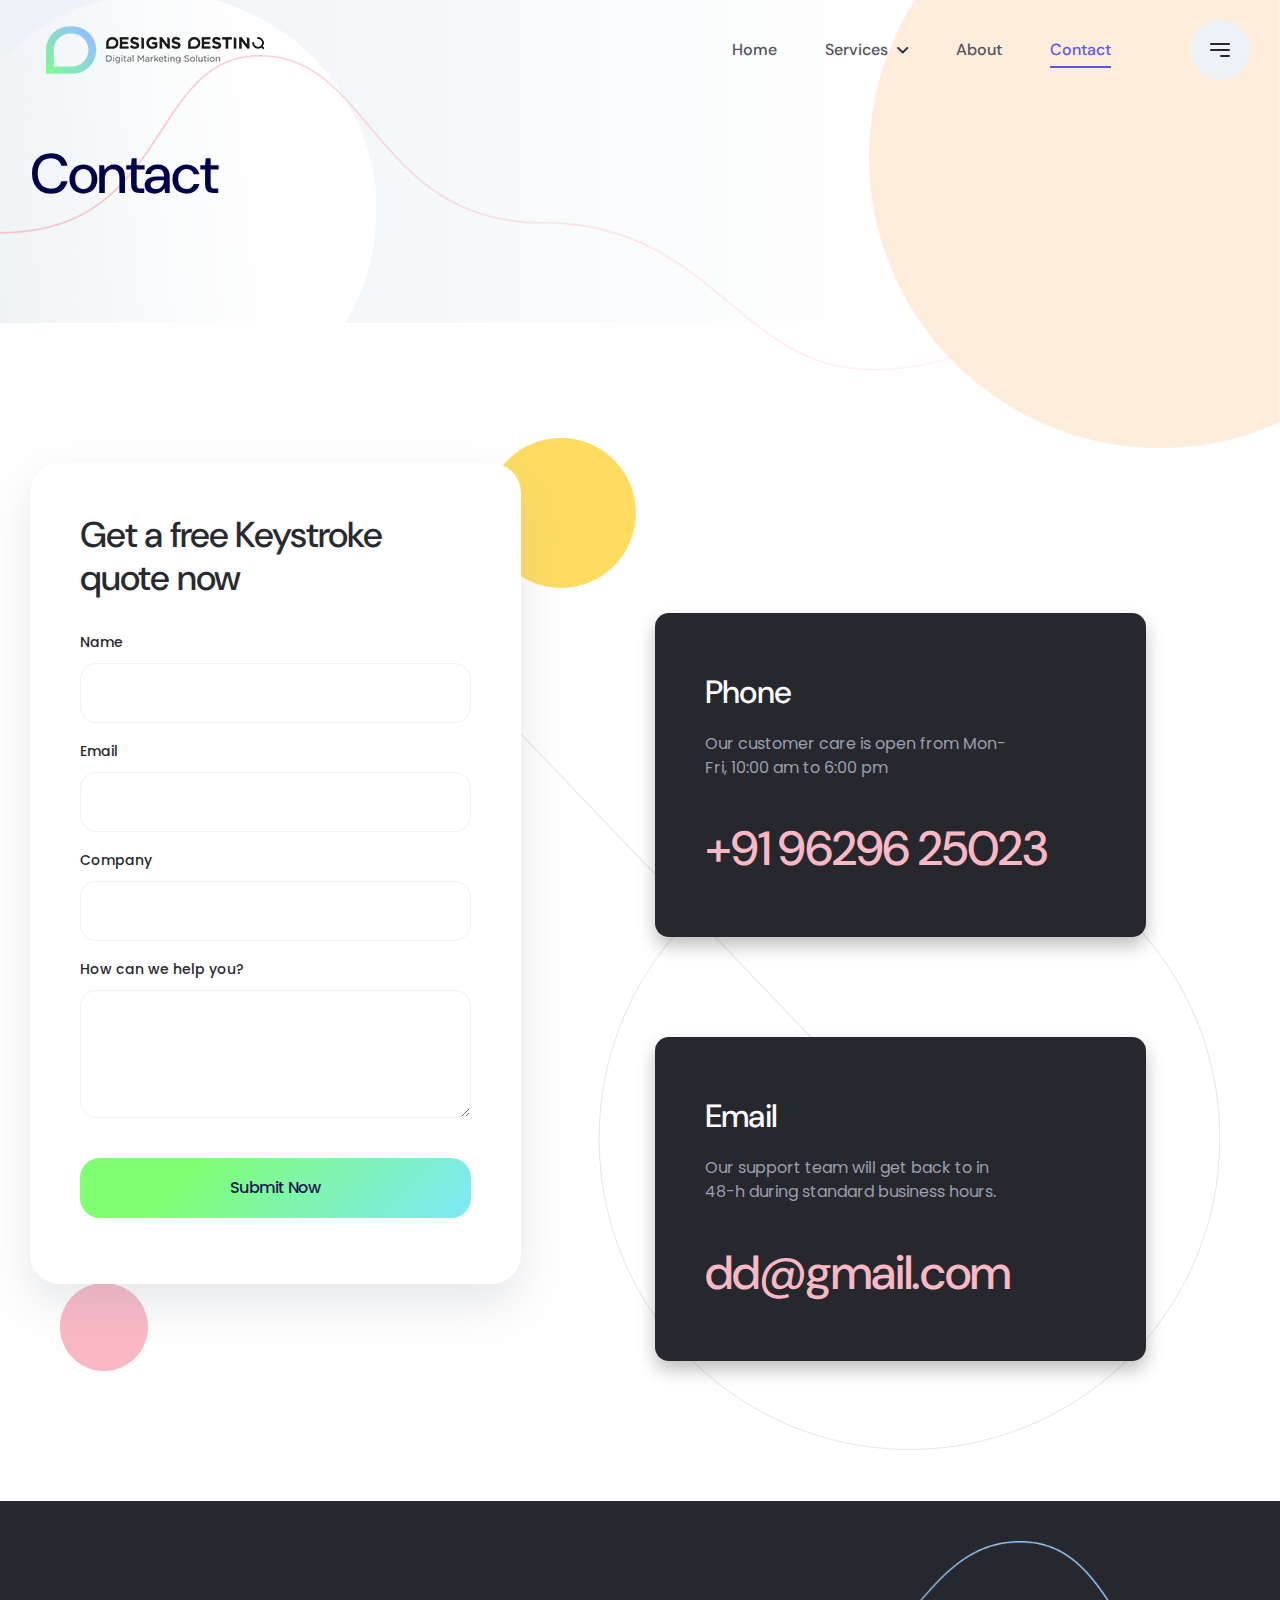
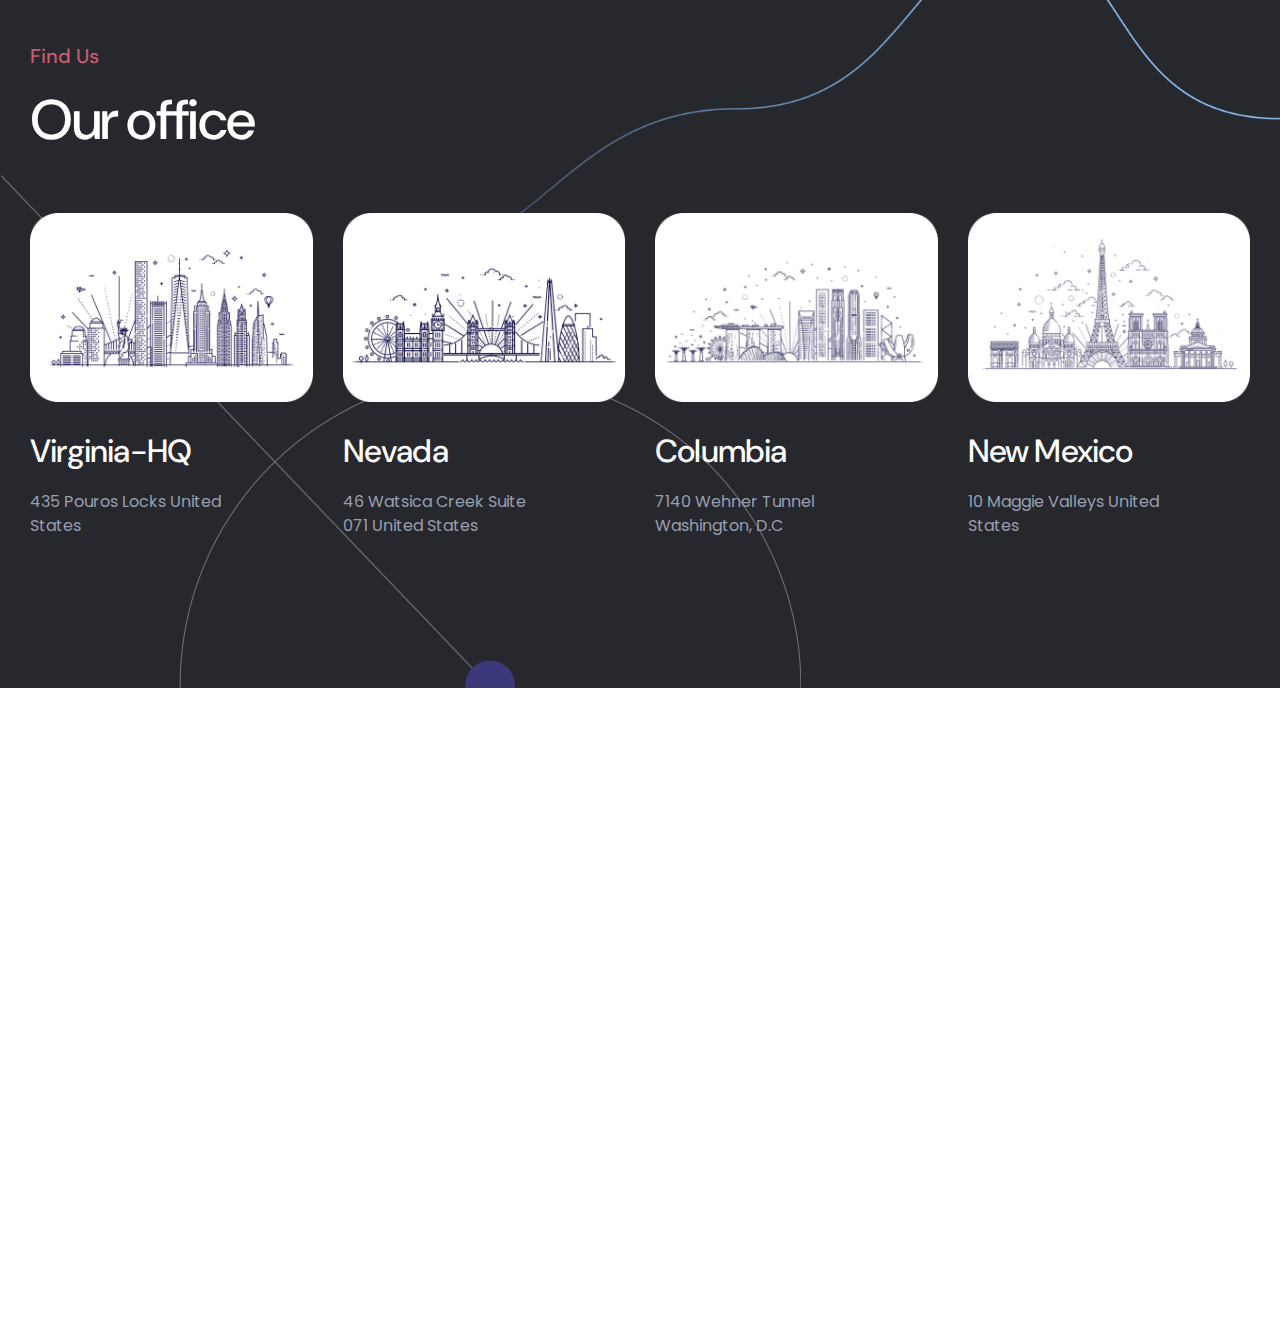
<file: contact.html>
<!DOCTYPE html>
<html class="no-js" lang="en">

<head>
    <!-- Meta Data -->
    <meta charset="UTF-8">
    <meta http-equiv="X-UA-Compatible" content="IE=edge">
    <title>Designs Destiny | Contact</title>
    <meta name="description" content="">
    <meta name="viewport" content="width=device-width, initial-scale=1, shrink-to-fit=no">
    <!-- Favicon -->
    <link rel="shortcut icon" type="image/x-icon" href="assets/media/favicon.png">
    <link rel="stylesheet" href="assets/css/vendor/bootstrap.min.css">
    <link rel="stylesheet" href="assets/css/vendor/font-awesome.css">
    <link rel="stylesheet" href="assets/css/vendor/slick.css">
    <link rel="stylesheet" href="assets/css/vendor/slick-theme.css">
    <link rel="stylesheet" href="assets/css/vendor/sal.css">
    <link rel="stylesheet" href="assets/css/vendor/magnific-popup.css">
    <link rel="stylesheet" href="assets/css/vendor/green-audio-player.min.css">
    <link rel="stylesheet" href="assets/css/vendor/odometer-theme-default.css">

    <!-- Site Stylesheet -->
    <link rel="stylesheet" href="assets/css/app.css">

</head>

<body class="sticky-header">
    <!--[if lte IE 9]>
    <p class="browserupgrade">You are using an <strong>outdated</strong> browser. Please <a href="https://browsehappy.com/">upgrade your browser</a> to improve your experience and security.</p>
  	<![endif]-->
    <a href="#main-wrapper" id="backto-top" class="back-to-top">
        <i class="far fa-angle-double-up"></i>
    </a>

    <!-- Preloader Start Here -->
    <div id="preloader"></div>
    <!-- Preloader End Here -->

    <!-- <div class="my_switcher d-none d-lg-block">
        <ul>
            <li title="Light Mode">
                <a href="javascript:void(0)" class="setColor light" data-theme="light">
                    <i class="fal fa-lightbulb-on"></i>
                </a>
            </li>
            <li title="Dark Mode">
                <a href="javascript:void(0)" class="setColor dark" data-theme="dark">
                    <i class="fas fa-moon"></i>
                </a>
            </li>
        </ul>
    </div> -->

    <div id="main-wrapper" class="main-wrapper">

        <!--=====================================-->
        <!--=        Header Area Start       	=-->
        <!--=====================================-->
        <header class="header axil-header header-style-1">
            <div id="axil-sticky-placeholder"></div>
            <div class="axil-mainmenu">
                <div class="container">
                    <div class="header-navbar">
                        <div class="header-logo">
                            <a href="index.html"><img class="light-version-logo" src="assets/media/ddlogo.png" alt="logo"></a>
                            <a href="index.html"><img class="dark-version-logo" src="assets/media/ddlogo.png" alt="logo"></a>
                            <a href="index.html"><img class="sticky-logo" src="assets/media/ddlogo.png" alt="logo"></a>
                        </div>
                        <div class="header-main-nav">
                            <!-- Start Mainmanu Nav -->
                            <nav class="mainmenu-nav" id="mobilemenu-popup">
                                <div class="d-block d-lg-none">
                                    <div class="mobile-nav-header">
                                        <div class="mobile-nav-logo">
                                            <a href="index.html">
                                                <img class="light-mode" src="assets/media/ddlogo.png" alt="Site Logo">
                                                <img class="dark-mode" src="assets/media/ddlogo.png" alt="Site Logo">
                                            </a>
                                        </div>
                                        <button class="mobile-menu-close" data-bs-dismiss="offcanvas"><i class="fas fa-times"></i></button>
                                    </div>
                                </div>
                                <ul class="mainmenu">
                                    <li><a href="index.html">Home</a></li>
                                    <li class="menu-item-has-children">
                                        <a href="javascript:void(0);">Services</a>
                                        <ul class="axil-submenu">
                                            <li><a href="webdesign-development.html">Web Design & Development</a></li>
                                            <li><a href="branding.html">Branding</a></li>
                                            <li><a href="digital-marketing.html">Digital Marketing</a></li>
                                        </ul>
                                    </li>
                                    <li><a href="about-us.html">About</a></li>
                                    <li><a href="contact.html">Contact</a></li>
                                </ul>
                            </nav>
                            <!-- End Mainmanu Nav -->
                        </div>
                        <div class="header-action">
                            <ul class="list-unstyled">
                                <li class="sidemenu-btn d-lg-block d-none">
                                    <button class="btn-wrap" data-bs-toggle="offcanvas" data-bs-target="#offcanvasMenuRight">
                                        <span></span>
                                        <span></span>
                                        <span></span>
                                    </button>
                                </li>
                                <li class="mobile-menu-btn sidemenu-btn d-lg-none d-block">
                                    <button class="btn-wrap" data-bs-toggle="offcanvas" data-bs-target="#mobilemenu-popup">
                                        <span></span>
                                        <span></span>
                                        <span></span>
                                    </button>
                                </li>
                            </ul>
                        </div>
                    </div>
                </div>
            </div>
        </header>
        <!--=====================================-->
        <!--=       Breadcrumb Area Start       =-->
        <!--=====================================-->
        <div class="breadcrum-area">
            <div class="container">
                <div class="breadcrumb">
                    <!-- <ul class="list-unstyled">
                        <li><a href="index.html">Home</a></li>
                        <li class="active">Contact</li>
                    </ul> -->
                    <h1 class="title h2">Contact</h1>
                </div>
            </div>
            <ul class="shape-group-8 list-unstyled">
                <li class="shape shape-1" data-sal="slide-right" data-sal-duration="500" data-sal-delay="100">
                    <img src="assets/media/others/bubble-9.png" alt="Bubble">
                </li>
                <li class="shape shape-2" data-sal="slide-left" data-sal-duration="500" data-sal-delay="200">
                    <img src="assets/media/others/bubble-17.png" alt="Bubble">
                </li>
                <li class="shape shape-3" data-sal="slide-up" data-sal-duration="500" data-sal-delay="300">
                    <img src="assets/media/others/line-4.png" alt="Line">
                </li>
            </ul>
        </div>
        <!--=====================================-->
        <!--=       Contact  Area Start        =-->
        <!--=====================================-->
        <section class="section section-padding">
            <div class="container">
                <div class="row">
                    <div class="col-xl-5 col-lg-6">
                        <div class="contact-form-box shadow-box mb--30">
                            <h3 class="title">Get a free Keystroke quote now</h3>
                            <form method="POST" action="mail.php" class="axil-contact-form">
                                <div class="form-group">
                                    <label>Name</label>
                                    <input type="text" class="form-control" name="contact-name">
                                </div>
                                <div class="form-group">
                                    <label>Email</label>
                                    <input type="email" class="form-control" name="contact-email">
                                </div>
                                <div class="form-group">
                                    <label>Company</label>
                                    <input type="text" class="form-control" name="contact-company">
                                </div>
                                <div class="form-group mb--40">
                                    <label>How can we help you?</label>
                                    <textarea name="contact-message" id="contact-message" class="form-control textarea" cols="30" rows="4"></textarea>
                                </div>
                                <div class="form-group">
                                    <button type="submit" class="axil-btn btn-fill-primary btn-fluid btn-primary" name="submit-btn">Submit Now</button>
                                </div>
                            </form>
                        </div>
                    </div>
                    <div class="col-xl-5 col-lg-6 offset-xl-1">
                        <div class="contact-info mb--100 mb_md--30 mt_md--0 mt--150">
                            <h4 class="title">Phone</h4>
                            <p>Our customer care is open from Mon-Fri, 10:00 am to 6:00 pm</p>
                            <h4 class="phone-number"><a href="tel:1234567890">+91 96296 25023</a></h4>
                        </div>
                        <div class="contact-info mb--30">
                            <h4 class="title">Email</h4>
                            <p>Our support team will get back to in 48-h during standard business hours.</p>
                            <h4 class="phone-number"><a href="mailto:info@example.com">dd@gmail.com</a></h4>
                        </div>
                    </div>
                </div>
            </div>
            <ul class="list-unstyled shape-group-12">
                <li class="shape shape-1"><img src="assets/media/others/bubble-2.png" alt="Bubble"></li>
                <li class="shape shape-2"><img src="assets/media/others/bubble-1.png" alt="Bubble"></li>
                <li class="shape shape-3"><img src="assets/media/others/circle-3.png" alt="Circle"></li>
            </ul>
        </section>

        <!--=====================================-->
        <!--=       Location  Area Start        =-->
        <!--=====================================-->
        <section class="section section-padding bg-color-dark overflow-hidden">
            <div class="container">
                <div class="section-heading heading-light-left">
                    <span class="subtitle">Find Us</span>
                    <h2 class="title">Our office</h2>
                </div>
                <div class="row">
                    <div class="col-lg-3 col-sm-6">
                        <div class="office-location">
                            <div class="thumbnail">
                                <img src="assets/media/others/location-1.png" alt="Office">
                            </div>
                            <div class="content">
                                <h4 class="title">Virginia-HQ</h4>
                                <p>435 Pouros Locks United States</p>
                            </div>
                        </div>
                    </div>
                    <div class="col-lg-3 col-sm-6">
                        <div class="office-location">
                            <div class="thumbnail">
                                <img src="assets/media/others/location-2.png" alt="Office">
                            </div>
                            <div class="content">
                                <h4 class="title">Nevada</h4>
                                <p>46 Watsica Creek Suite 071 United States</p>
                            </div>
                        </div>
                    </div>
                    <div class="col-lg-3 col-sm-6">
                        <div class="office-location">
                            <div class="thumbnail">
                                <img src="assets/media/others/location-3.png" alt="Office">
                            </div>
                            <div class="content">
                                <h4 class="title">Columbia</h4>
                                <p>7140 Wehner Tunnel Washington, D.C</p>
                            </div>
                        </div>
                    </div>
                    <div class="col-lg-3 col-sm-6">
                        <div class="office-location">
                            <div class="thumbnail">
                                <img src="assets/media/others/location-4.png" alt="Office">
                            </div>
                            <div class="content">
                                <h4 class="title">New Mexico</h4>
                                <p>10 Maggie Valleys United States</p>
                            </div>
                        </div>
                    </div>
                </div>
            </div>
            <ul class="shape-group-11 list-unstyled">
                <li class="shape shape-1"><img src="assets/media/others/line-6.png" alt="line"></li>
                <li class="shape shape-2"><img src="assets/media/others/circle-3.png" alt="line"></li>
            </ul>
        </section>
        <!--=====================================-->
        <!--=        Footer Area Start       	=-->
        <!--=====================================-->
        <footer class="footer-area">
            <div class="container">
                <div class="footer-top">
                    <div class="footer-social-link">
                        <ul class="list-unstyled">
                            <li><a href="https://facebook.com/" data-sal="slide-up" data-sal-duration="500" data-sal-delay="100"><i class="fab fa-facebook-f"></i></a></li>
                            <li><a href="https://twitter.com/" data-sal="slide-up" data-sal-duration="500" data-sal-delay="200"><i class="fab fa-twitter"></i></a></li>
                            <!-- <li><a href="https://www.pinterest.com/" data-sal="slide-up" data-sal-duration="500" data-sal-delay="300"><i class="fab fa-pinterest-p"></i></a></li> -->
                            <li><a href="https://www.linkedin.com/" data-sal="slide-up" data-sal-duration="500" data-sal-delay="400"><i class="fab fa-linkedin-in"></i></a></li>
                            <li><a href="https://www.instagram.com/" data-sal="slide-up" data-sal-duration="500" data-sal-delay="500"><i class="fab fa-instagram"></i></a></li>
                            <!-- <li><a href="https://vimeo.com/" data-sal="slide-up" data-sal-duration="500" data-sal-delay="600"><i class="fab fa-vimeo-v"></i></a></li> -->
                            <!-- <li><a href="https://dribbble.com/" data-sal="slide-up" data-sal-duration="500" data-sal-delay="700"><i class="fab fa-dribbble"></i></a></li> -->
                            <!-- <li><a href="https://www.behance.net/" data-sal="slide-up" data-sal-duration="500" data-sal-delay="800"><i class="fab fa-behance"></i></a></li> -->
                        </ul>
                    </div>
                </div>
                <div class="footer-main">
                    <div class="row">
                        <div class="col-xl-6 col-lg-5" data-sal="slide-right" data-sal-duration="800" data-sal-delay="100">
                            <div class="footer-widget border-end">
                                <div class="footer-newsletter">
                                    <h2 class="title">Get in touch!</h2>
                                    <!-- <p>Fusce varius, dolor tempor interdum tristique, dui urna bib
                                        endum magna, ut ullamcorper purus</p> -->
                                        <form method="POST" action="mail.php" class="axil-contact-form">
                                            <div class="form-group">
                                                <input type="text" class="form-control" name="contact-name" placeholder="John Smith">
                                            </div>
                                            <div class="form-group mb--40">
                                                <input type="tel" class="form-control" name="contact-company" placeholder="+123456789">
                                            </div>
                                            <div class="form-group">
                                                <button type="submit" class="axil-btn btn-fill-primary btn-primary" name="submit-btn">Submit</button>
                                            </div>
                                            <input type="hidden" class="form-control" name="contact-message" value="Null">
                                        </form>
                                </div>
                            </div>
                        </div>
                        <div class="col-xl-6 col-lg-7" data-sal="slide-left" data-sal-duration="800" data-sal-delay="100">
                            <div class="row">
                                <div class="col-sm-6">
                                    <div class="footer-widget">
                                        <h6 class="widget-title">Services</h6>
                                        <div class="footer-menu-link">
                                            <ul class="list-unstyled">
                                                <li><a href="webdesign-development.html">Web Design &amp; Development</a></li>
                                                <li><a href="branding.html">Branding</a></li>
                                                <li><a href="digital-marketing.html">Digital Marketing</a></li>
                                                <!-- <li><a href="service-marketing.html">Search Engine Optimization</a></li>
                                                <li><a href="service-marketing.html">Pay-Per-Click</a></li>
                                                <li><a href="service-marketing.html">Social Media Marketing</a></li> -->
                                            </ul>
                                        </div>
                                    </div>
                                </div>
                                <div class="col-sm-3">
                                    <div class="footer-widget">
                                        <h6 class="widget-title">Resourses</h6>
                                        <div class="footer-menu-link">
                                            <ul class="list-unstyled">
                                                <li><a href="blog.html">Blog</a></li>
                                                <li><a href="case-study.html">Case Studies</a></li>
                                                <li><a href="portfolio.html">Portfolio</a></li>
                                            </ul>
                                        </div>
                                    </div>
                                </div>
                                <div class="col-sm-3">
                                    <div class="footer-widget">
                                        <h6 class="widget-title">Support</h6>
                                        <div class="footer-menu-link">
                                            <ul class="list-unstyled">
                                                <li><a href="contact.html">Contact</a></li>
                                                <li><a href="privacy-policy.html">Privacy Policy</a></li>
                                                <li><a href="terms-of-use.html">Terms of Use</a></li>
                                            </ul>
                                        </div>
                                    </div>
                                </div>
                            </div>

                            <!-- Address -->
                            <div class="row">
                                <div class="col-sm-6">
                                    <div class="footer-widget">
                                        <h6 class="widget-title">Location</h6>
                                        <div class="footer-menu-link">
                                            <address class="address">
                                                <p>#2, Ponmani Complex, Gandhi Road <br> Near Navy, Arakkonam - 631002</p>
                                            </address>
                                        </div>
                                    </div>
                                </div>
                                <div class="col-sm-6">
                                    <div class="footer-widget">
                                        <div class="footer-menu-link">
                                            <h6 class="widget-title">We're Available 24/7. Call Now.</h6>
                                            <address class="address">
                                                <a class="tel" href="tel:8884562790"><i class="fas fa-phone"></i> +91 96296 25023</a> <br>
                                                <a class="tel" href="tel:12125553333"><i class="fas fa-fax"></i> 04177 222222</a>
                                            </address>
                                        </div>
                                    </div>
                            </div>
                            <!-- Address -->

                        </div>
                    </div>
                </div>
                <div class="footer-bottom" data-sal="slide-up" data-sal-duration="500" data-sal-delay="100">
                    <div class="row">
                        <div class="col-md-6">
                            <div class="footer-copyright">
                                <span class="copyright-text">© 2022. All rights reserved by <a href="https://designsdestiny.in/">Designs Destiny</a>.</span>
                            </div>
                        </div>
                        <div class="col-md-6">
                            <div class="footer-bottom-link">
                                <ul class="list-unstyled">
                                    <li><a href="privacy-policy.html">Privacy Policy</a></li>
                                    <li><a href="terms-of-use.html">Terms of Use</a></li>
                                </ul>
                            </div>
                        </div>
                    </div>
                </div>
            </div>
        </footer>



        <!--=====================================-->
        <!--=       Offcanvas Menu Area       	=-->
        <!--=====================================-->
        <div class="offcanvas offcanvas-end header-offcanvasmenu" tabindex="-1" id="offcanvasMenuRight">
            <div class="offcanvas-header">
                <button type="button" class="btn-close" data-bs-dismiss="offcanvas" aria-label="Close"></button>
            </div>
            <div class="offcanvas-body">
                <!-- <form action="#" class="side-nav-search-form">
                    <div class="form-group">
                        <input type="text" class="search-field" name="search-field" placeholder="Search...">
                        <button class="side-nav-search-btn"><i class="fas fa-search"></i></button>
                    </div>
                </form> -->
                <div class="row ">
                    <div class="col-lg-5 col-xl-6">
                        <ul class="main-navigation list-unstyled">
                            <li><a href="index.html">Home</a></li>
                            <li><a href="index-2.html">Service</a></li>
                            <li><a href="index-3.html">About</a></li>
                            <li><a href="index-4.html">Contact</a></li>
                            <!-- <li><a href="index-5.html">Corporate Agency</a></li> -->
                        </ul>
                    </div>
                    <div class="col-lg-7 col-xl-6">
                        <div class="contact-info-wrap">
                            <div class="contact-inner">
                                <address class="address">
                                    <span class="title">Contact Information</span>
                                    <p>#2, Ponmani Complex, Gandhi Road <br> Near Navy, Arakkonam - 631002</p>
                                </address>
                                <address class="address">
                                    <span class="title">We're Available 24/7. Call Now.</span>
                                    <a class="tel" href="tel:8884562790"><i class="fas fa-phone"></i>+91 96296 25023</a>
                                    <a class="tel" href="tel:12125553333"><i class="fas fa-fax"></i>04177 222222</a>
                                </address>
                            </div>
                            <div class="contact-inner">
                                <h5 class="title">Find us here</h5>
                                <div class="contact-social-share">
                                    <ul class="social-share list-unstyled">
                                        <li><a href="https://facebook.com/"><i class="fab fa-facebook-f"></i></a></li>
                                        <li><a href="https://twitter.com/"><i class="fab fa-twitter"></i></a></li>
                                        <li><a href="https://www.behance.net/"><i class="fab fa-behance"></i></a></li>
                                        <li><a href="https://www.linkedin.com/"><i class="fab fa-linkedin-in"></i></a></li>
                                    </ul>
                                </div>
                            </div>
                        </div>
                    </div>
                </div>
            </div>
        </div>
    </div>
    <!-- Jquery Js -->
    <script src="assets/js/vendor/jquery-3.6.0.min.js"></script>
    <script src="assets/js/vendor/bootstrap.min.js"></script>
    <script src="assets/js/vendor/isotope.pkgd.min.js"></script>
    <script src="assets/js/vendor/imagesloaded.pkgd.min.js"></script>
    <script src="assets/js/vendor/odometer.min.js"></script>
    <script src="assets/js/vendor/jquery-appear.js"></script>
    <script src="assets/js/vendor/slick.min.js"></script>
    <script src="assets/js/vendor/sal.js"></script>
    <script src="assets/js/vendor/jquery.magnific-popup.min.js"></script>
    <script src="assets/js/vendor/js.cookie.js"></script>
    <script src="assets/js/vendor/jquery.style.switcher.js"></script>
    <script src="assets/js/vendor/jquery.countdown.min.js"></script>
    <script src="assets/js/vendor/tilt.js"></script>
    <script src="assets/js/vendor/green-audio-player.min.js"></script>
    <script src="assets/js/vendor/jquery.nav.js"></script>

    <!-- Site Scripts -->
    <script src="assets/js/app.js"></script>
</body>

</html>
</file>
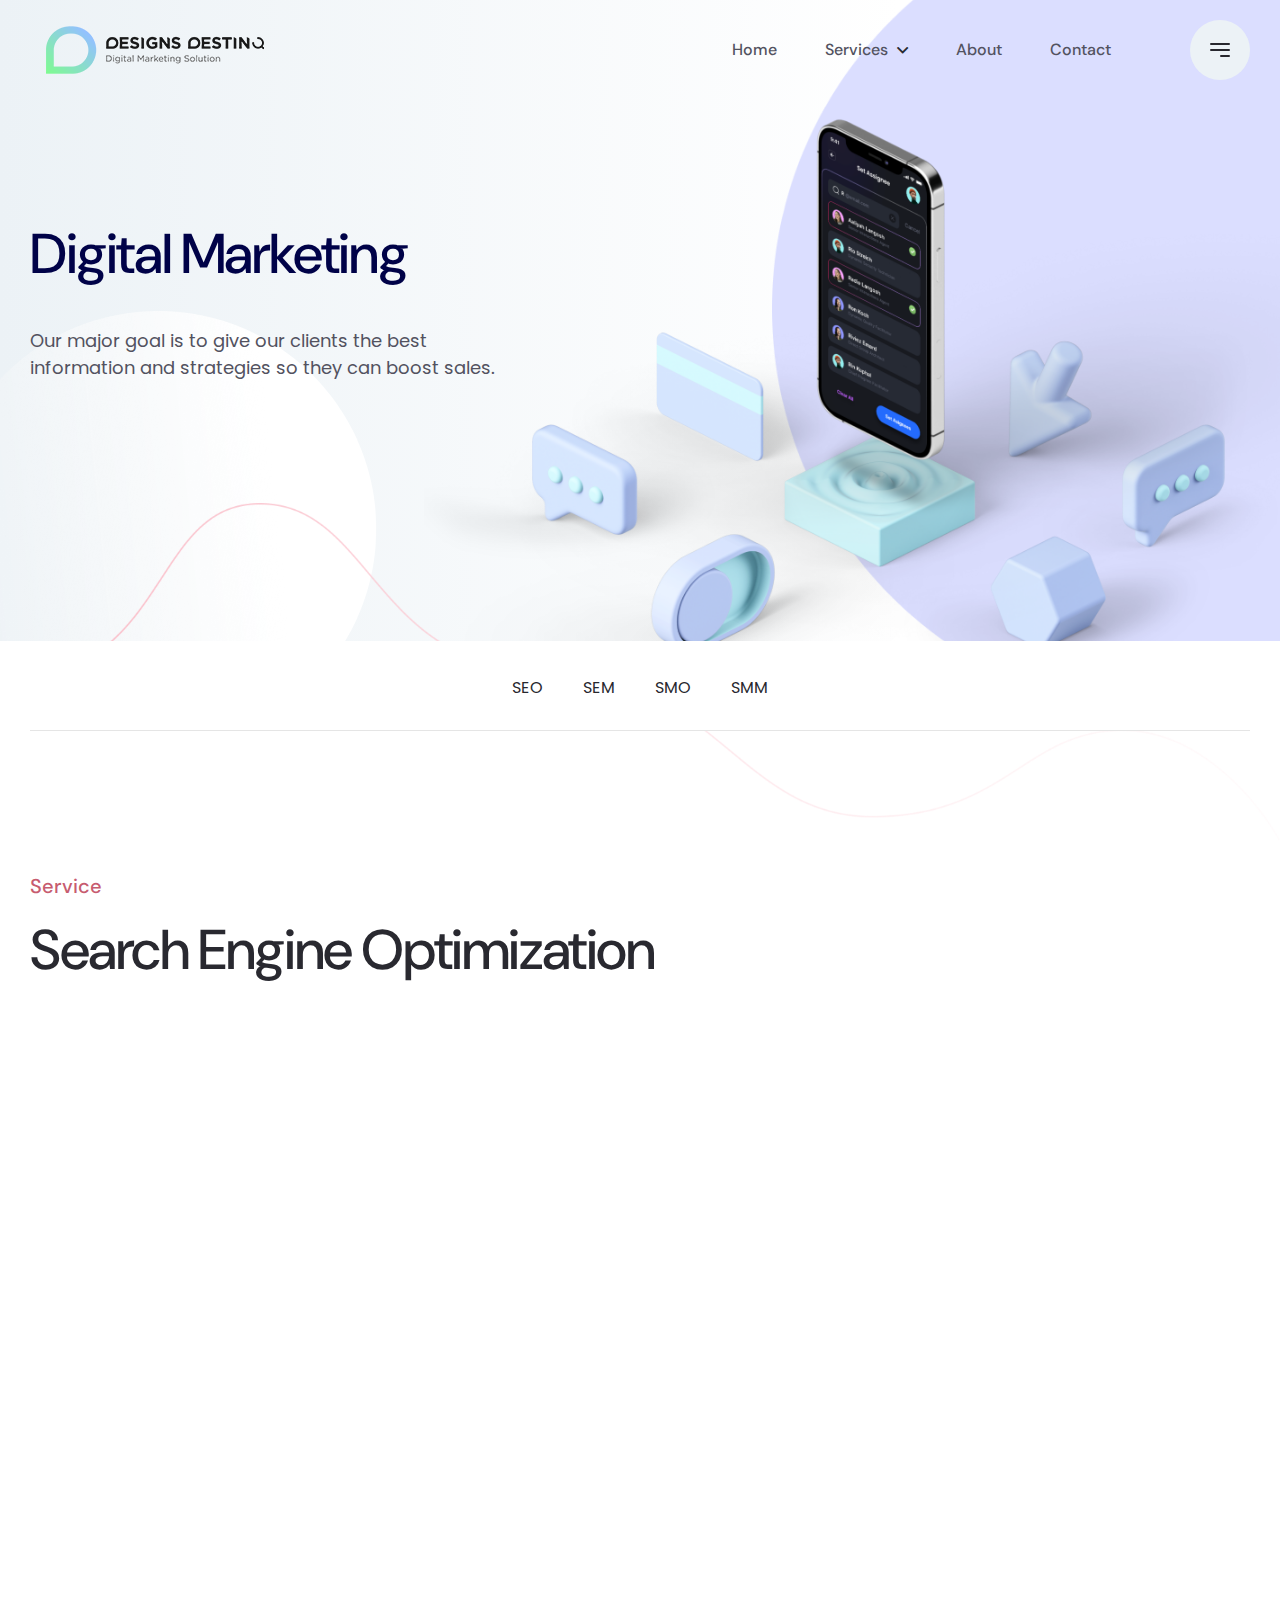
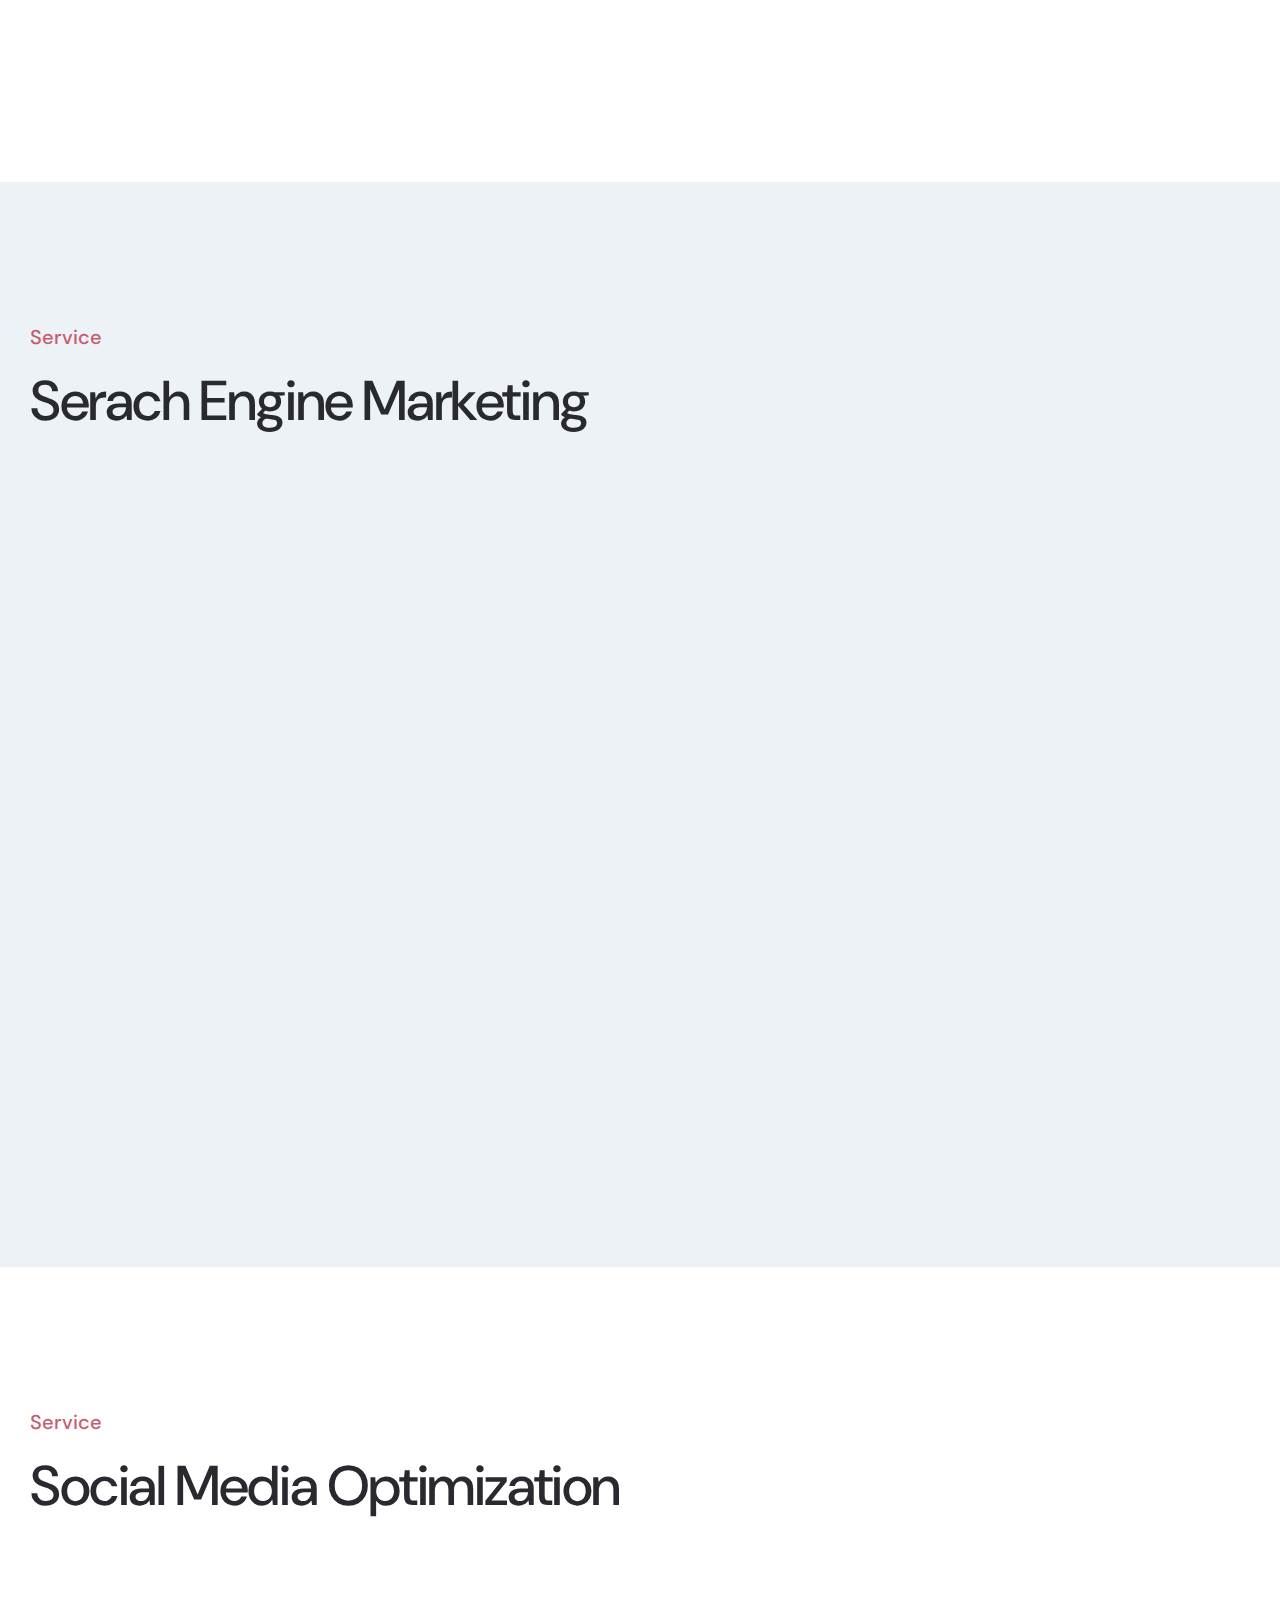
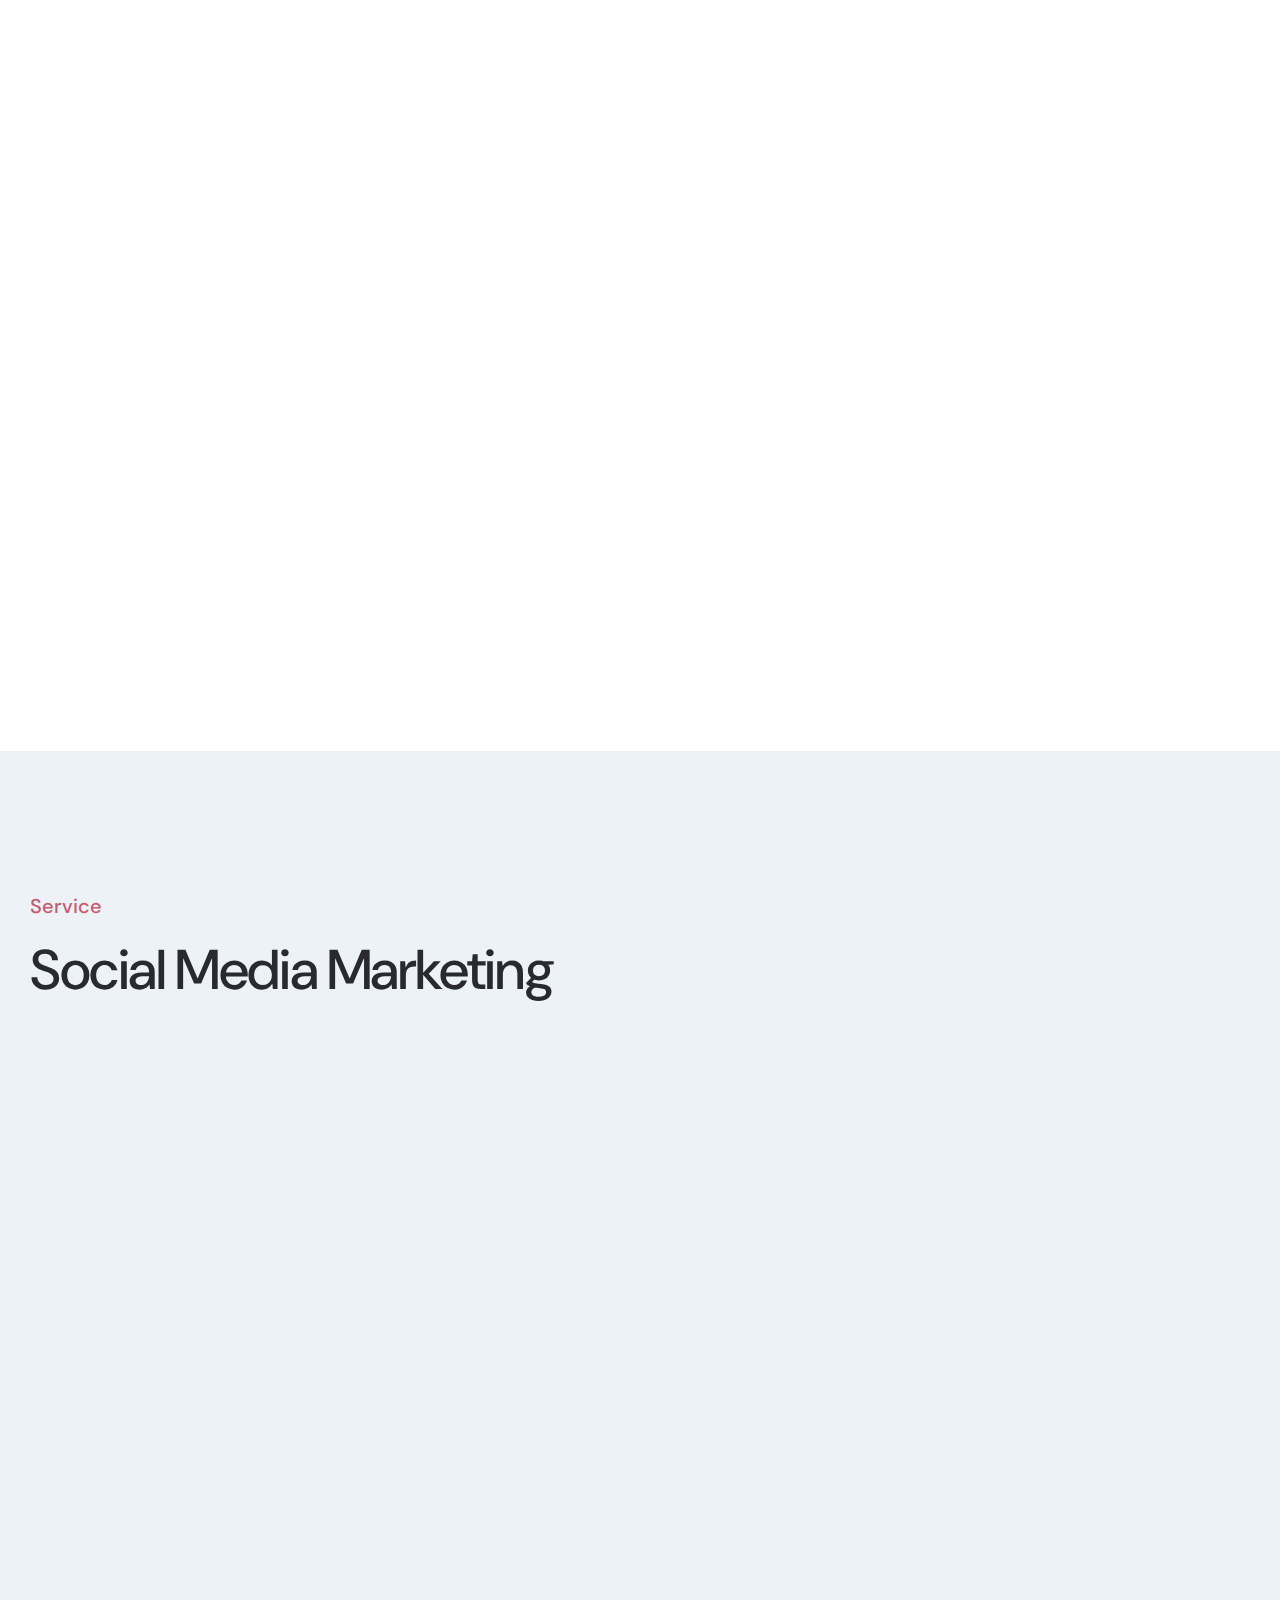
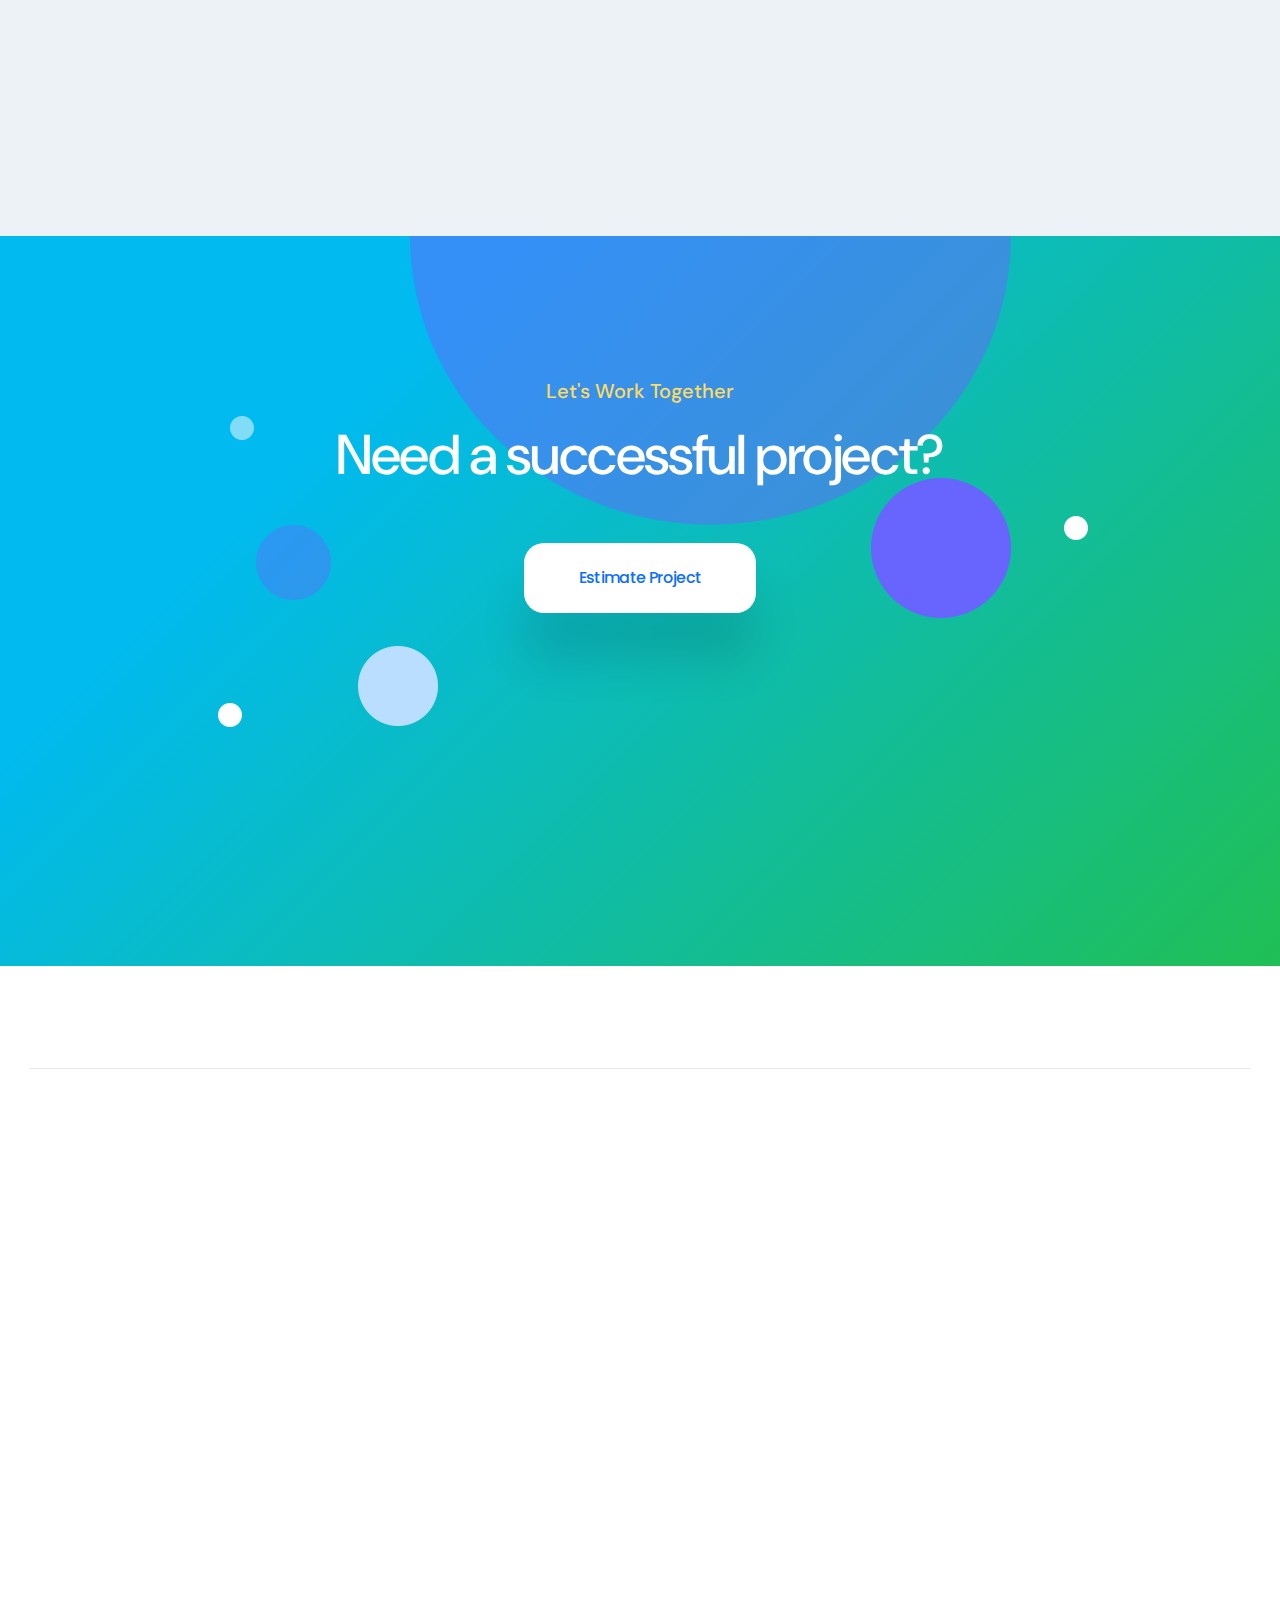
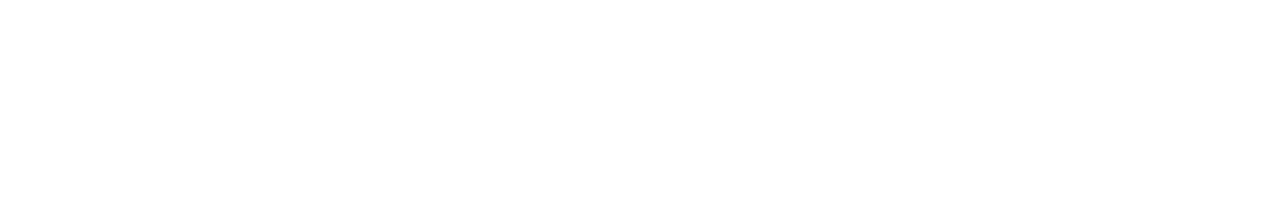
<file: digital-marketing.html>
<!DOCTYPE html>
<html class="no-js" lang="en">

<head>
    <!-- Meta Data -->
    <meta charset="UTF-8">
    <meta http-equiv="X-UA-Compatible" content="IE=edge">
    <title>Designs Destiny | Services</title>
    <meta name="description" content="">
    <meta name="viewport" content="width=device-width, initial-scale=1, shrink-to-fit=no">
    <!-- Favicon -->
    <link rel="shortcut icon" type="image/x-icon" href="assets/media/favicon.png">
    <link rel="stylesheet" href="assets/css/vendor/bootstrap.min.css">
    <link rel="stylesheet" href="assets/css/vendor/font-awesome.css">
    <link rel="stylesheet" href="assets/css/vendor/slick.css">
    <link rel="stylesheet" href="assets/css/vendor/slick-theme.css">
    <link rel="stylesheet" href="assets/css/vendor/sal.css">
    <link rel="stylesheet" href="assets/css/vendor/magnific-popup.css">
    <link rel="stylesheet" href="assets/css/vendor/green-audio-player.min.css">
    <link rel="stylesheet" href="assets/css/vendor/odometer-theme-default.css">

    <!-- Site Stylesheet -->
    <link rel="stylesheet" href="assets/css/app.css">

</head>

<body class="sticky-header">
    <!--[if lte IE 9]>
    <p class="browserupgrade">You are using an <strong>outdated</strong> browser. Please <a href="https://browsehappy.com/">upgrade your browser</a> to improve your experience and security.</p>
  	<![endif]-->
    <a href="#main-wrapper" id="backto-top" class="back-to-top">
        <i class="far fa-angle-double-up"></i>
    </a>

    <!-- Preloader Start Here -->
    <div id="preloader"></div>
    <!-- Preloader End Here -->

    <!-- <div class="my_switcher d-none d-lg-block">
        <ul>
            <li title="Light Mode">
                <a href="javascript:void(0)" class="setColor light" data-theme="light">
                    <i class="fal fa-lightbulb-on"></i>
                </a>
            </li>
            <li title="Dark Mode">
                <a href="javascript:void(0)" class="setColor dark" data-theme="dark">
                    <i class="fas fa-moon"></i>
                </a>
            </li>
        </ul>
    </div> -->

    <div id="main-wrapper" class="main-wrapper">

        <!--=====================================-->
        <!--=        Header Area Start       	=-->
        <!--=====================================-->
        <header class="header axil-header header-style-1">
            <div id="axil-sticky-placeholder"></div>
            <div class="axil-mainmenu">
                <div class="container">
                    <div class="header-navbar">
                        <div class="header-logo">
                            <a href="index.html"><img class="light-version-logo" src="assets/media/ddlogo.png" alt="logo"></a>
                            <a href="index.html"><img class="dark-version-logo" src="assets/media/ddlogo.png" alt="logo"></a>
                            <a href="index.html"><img class="sticky-logo" src="assets/media/ddlogo.png" alt="logo"></a>
                        </div>
                        <div class="header-main-nav">
                            <!-- Start Mainmanu Nav -->
                            <nav class="mainmenu-nav" id="mobilemenu-popup">
                                <div class="d-block d-lg-none">
                                    <div class="mobile-nav-header">
                                        <div class="mobile-nav-logo">
                                            <a href="index.html">
                                                <img class="light-mode" src="assets/media/ddlogo.png" alt="Site Logo">
                                                <img class="dark-mode" src="assets/media/ddlogo.png" alt="Site Logo">
                                            </a>
                                        </div>
                                        <button class="mobile-menu-close" data-bs-dismiss="offcanvas"><i class="fas fa-times"></i></button>
                                    </div>
                                </div>
                                <ul class="mainmenu">
                                    <li><a href="index.html">Home</a></li>
                                    <li class="menu-item-has-children">
                                        <a href="javascript:void(0);">Services</a>
                                        <ul class="axil-submenu">
                                            <li><a href="webdesign-development.html">Web Design & Development</a></li>
                                            <li><a href="branding.html">Branding</a></li>
                                            <li><a href="digital-marketing.html">Digital Marketing</a></li>
                                        </ul>
                                    </li>
                                    <li><a href="about-us.html">About</a></li>
                                    <li><a href="contact.html">Contact</a></li>
                                </ul>
                            </nav>
                            <!-- End Mainmanu Nav -->
                        </div>
                        <div class="header-action">
                            <ul class="list-unstyled">
                                <li class="sidemenu-btn d-lg-block d-none">
                                    <button class="btn-wrap" data-bs-toggle="offcanvas" data-bs-target="#offcanvasMenuRight">
                                        <span></span>
                                        <span></span>
                                        <span></span>
                                    </button>
                                </li>
                                <li class="mobile-menu-btn sidemenu-btn d-lg-none d-block">
                                    <button class="btn-wrap" data-bs-toggle="offcanvas" data-bs-target="#mobilemenu-popup">
                                        <span></span>
                                        <span></span>
                                        <span></span>
                                    </button>
                                </li>
                                <!-- <li class="my_switcher d-block d-lg-none">
                                    <ul>
                                        <li title="Light Mode">
                                            <a href="javascript:void(0)" class="setColor light" data-theme="light">
                                                <i class="fal fa-lightbulb-on"></i>
                                            </a>
                                        </li>
                                        <li title="Dark Mode">
                                            <a href="javascript:void(0)" class="setColor dark" data-theme="dark">
                                                <i class="fas fa-moon"></i>
                                            </a>
                                        </li>
                                    </ul>
                                </li> -->
                            </ul>
                        </div>
                    </div>
                </div>
            </div>
        </header>
        <!--=====================================-->
        <!--=       Breadcrumb Area Start       =-->
        <!--=====================================-->
        <div class="breadcrum-area breadcrumb-banner">
            <div class="container">
                <div class="section-heading heading-left" data-sal="slide-right" data-sal-duration="1000" data-sal-delay="300">
                    <h1 class="title h2">Digital Marketing</h1>
                    <p>Our major goal is to give our clients the best information and strategies so they can boost sales.</p>
                </div>
                <div class="banner-thumbnail" data-sal="slide-up" data-sal-duration="1000" data-sal-delay="400">
                    <img class="paralax-image" src="assets/media/banner/banner-thumb-1.png" alt="Illustration">
                </div>
            </div>
            <ul class="shape-group-8 list-unstyled">
                <li class="shape shape-1" data-sal="slide-right" data-sal-duration="500" data-sal-delay="100">
                    <img src="assets/media/others/bubble-9.png" alt="Bubble">
                </li>
                <li class="shape shape-2" data-sal="slide-left" data-sal-duration="500" data-sal-delay="200">
                    <img src="assets/media/others/bubble-21.png" alt="Bubble">
                </li>
                <li class="shape shape-3" data-sal="slide-up" data-sal-duration="500" data-sal-delay="300">
                    <img src="assets/media/others/line-4.png" alt="Line">
                </li>
            </ul>
        </div>
        <!--=====================================-->
        <!--=        Service Area Start         =-->
        <!--=====================================-->
        <div class="service-scroll-navigation-area">
            <!-- Service Nav -->
            <nav id="onepagenav" class="service-scroll-nav navbar onepagefixed">
                <div class="container">
                    <ul class="nav nav-pills">
                        <li class="nav-item">
                            <a class="nav-link" href="#section1">SEO</a>
                        </li>
                        <li class="nav-item">
                            <a class="nav-link" href="#section2">SEM</a>
                        </li>
                        <li class="nav-item">
                            <a class="nav-link" href="#section3">SMO</a>
                        </li>
                        <li class="nav-item">
                            <a class="nav-link" href="#section4">SMM</a>
                        </li>
                        <!-- <li class="nav-item">
                            <a class="nav-link" href="#section5">Technology</a>
                        </li>
                        <li class="nav-item">
                            <a class="nav-link" href="#section6">Content Strategy</a>
                        </li> -->
                    </ul>
                </div>
            </nav>
            <!-- Design Service -->
            <div class="section section-padding" id="section1">
                <div class="container">
                    <div class="section-heading heading-left">
                        <span class="subtitle">Service</span>
                        <h2 class="title">Search Engine Optimization</h2>
                    </div>
                    <div class="row">
                        <div class="col-lg-4 col-md-6" data-sal="slide-up" data-sal-duration="800" data-sal-delay="100">
                            <div class="services-grid service-style-2">
                                <div class="thumbnail">
                                    <img src="assets/media/icon/icon-38.png" alt="icon">
                                </div>
                                <div class="content">
                                    <h5 class="title"> <a href="service-design.html">Web Analysis</a></h5>
                                    <p>We analyze site &amp; give review on all helpful and impeding SEO tactics you've used yet.</p>
                                    <!-- <a href="service-design.html" class="more-btn">Find out more</a> -->
                                </div>
                            </div>
                        </div>
                        <div class="col-lg-4 col-md-6" data-sal="slide-up" data-sal-duration="800" data-sal-delay="200">
                            <div class="services-grid service-style-2">
                                <div class="thumbnail">
                                    <img src="assets/media/icon/icon-30.png" alt="icon">
                                </div>
                                <div class="content">
                                    <h5 class="title"> <a href="service-design.html">Rival Analysis</a></h5>
                                    <p>We supervise the threat posed by any possible rivals. It helps us to grasp the risks outcomes.</p>
                                    <!-- <a href="service-design.html" class="more-btn">Find out more</a> -->
                                </div>
                            </div>
                        </div>
                        <div class="col-lg-4 col-md-6" data-sal="slide-up" data-sal-duration="800" data-sal-delay="300">
                            <div class="services-grid service-style-2">
                                <div class="thumbnail">
                                    <img src="assets/media/icon/icon-31.png" alt="icon">
                                </div>
                                <div class="content">
                                    <h5 class="title"> <a href="service-design.html">Keyword Analysis</a></h5>
                                    <p>After getting to know your clientele, we do a thorough analysis and add challenging keywords to the list of your target search phrases.</p>
                                    <!-- <a href="service-design.html" class="more-btn">Find out more</a> -->
                                </div>
                            </div>
                        </div>
                        <div class="col-lg-4 col-md-6" data-sal="slide-up" data-sal-duration="800" data-sal-delay="100">
                            <div class="services-grid service-style-2">
                                <div class="thumbnail">
                                    <img src="assets/media/icon/icon-4.png" alt="icon">
                                </div>
                                <div class="content">
                                    <h5 class="title"> <a href="service-design.html">Boost Traffic</a></h5>
                                    <p>Increase website traffic by coming off as sincere and helpful to your potential customers. to observe a rise in natural website traffic.</p>
                                    <!-- <a href="service-design.html" class="more-btn">Find out more</a> -->
                                </div>
                            </div>
                        </div>
                        <div class="col-lg-4 col-md-6" data-sal="slide-up" data-sal-duration="800" data-sal-delay="200">
                            <div class="services-grid service-style-2">
                                <div class="thumbnail">
                                    <img src="assets/media/icon/icon-30.png" alt="icon">
                                </div>
                                <div class="content">
                                    <h5 class="title"> <a href="service-design.html">Boost Website Rankings</a></h5>
                                    <p>From simple Content Management System to complex eCommerce developer, we cover it all.</p>
                                    <!-- <a href="service-design.html" class="more-btn">Find out more</a> -->
                                </div>
                            </div>
                        </div>
                        <div class="col-lg-4 col-md-6" data-sal="slide-up" data-sal-duration="800" data-sal-delay="200">
                            <div class="services-grid service-style-2">
                                <div class="thumbnail">
                                    <img src="assets/media/icon/icon-33.png" alt="icon">
                                </div>
                                <div class="content">
                                    <h5 class="title"> <a href="service-design.html">Boost Website Rankings</a></h5>
                                    <p>In order to provide dependable and genuine SEO services that will raise your website's SERP ranking, we stay up to date on the most recent trends.</p>
                                    <!-- <a href="service-design.html" class="more-btn">Find out more</a> -->
                                </div>
                            </div>
                        </div>
                    </div>
                </div>
            </div>
            <!-- Development Service -->
            <div class="section section-padding bg-color-light" id="section2">
                <div class="container">
                    <div class="section-heading heading-left">
                        <span class="subtitle">Service</span>
                        <h2 class="title">Serach Engine Marketing</h2>
                    </div>
                    <div class="row">
                        <div class="col-lg-4 col-md-6" data-sal="slide-up" data-sal-duration="800" data-sal-delay="100">
                            <div class="services-grid service-style-2">
                                <div class="thumbnail">
                                    <img src="assets/media/icon/icon-32.png" alt="icon">
                                </div>
                                <div class="content">
                                    <h5 class="title"> <a href="service-development.html">Search Marketing Strategies</a></h5>
                                    <p>It's vital that we grasp your company's aims before we begin. After that, we'll develop the SEM strategy that best fits your style and price range.</p>
                                    <!-- <a href="service-development.html" class="more-btn">Find out more</a> -->
                                </div>
                            </div>
                        </div>
                        <div class="col-lg-4 col-md-6" data-sal="slide-up" data-sal-duration="800" data-sal-delay="100">
                            <div class="services-grid service-style-2">
                                <div class="thumbnail">
                                    <img src="assets/media/icon/icon-32.png" alt="icon">
                                </div>
                                <div class="content">
                                    <h5 class="title"> <a href="service-development.html">Ads Management</a></h5>
                                    <p>Paid ads ads may be created expeditiously. Each of your ads may be set in Google Ads, and you have total control over when to start and stop them.</p>
                                    <!-- <a href="service-development.html" class="more-btn">Find out more</a> -->
                                </div>
                            </div>
                        </div>
                        <div class="col-lg-4 col-md-6" data-sal="slide-up" data-sal-duration="800" data-sal-delay="300">
                            <div class="services-grid service-style-2">
                                <div class="thumbnail">
                                    <img src="assets/media/icon/icon-42.png" alt="icon">
                                </div>
                                <div class="content">
                                    <h5 class="title"> <a href="service-development.html">Controlling Pay-Per-Click</a></h5>
                                    <p>We do in-depth analysis and add relevant keywords to the list of your target search terms, like Management Of PPC, knowledge of your prospects.</p>
                                    <!-- <a href="service-development.html" class="more-btn">Find out more</a> -->
                                </div>
                            </div>
                        </div>
                        <div class="col-lg-4 col-md-6" data-sal="slide-up" data-sal-duration="800" data-sal-delay="300">
                            <div class="services-grid service-style-2">
                                <div class="thumbnail">
                                    <img src="assets/media/icon/icon-45.png" alt="icon">
                                </div>
                                <div class="content">
                                    <h5 class="title"> <a href="service-development.html">Strategy & Content Marketing</a></h5>
                                    <p>Boost website traffic by coming off as sincere and helpful to your potential customers. to observe a rise in natural website traffic.</p>
                                    <!-- <a href="service-development.html" class="more-btn">Find out more</a> -->
                                </div>
                            </div>
                        </div>
                        <div class="col-lg-4 col-md-6" data-sal="slide-up" data-sal-duration="800" data-sal-delay="300">
                            <div class="services-grid service-style-2">
                                <div class="thumbnail">
                                    <img src="assets/media/icon/icon-41.png" alt="icon">
                                </div>
                                <div class="content">
                                    <h5 class="title"> <a href="service-development.html">Strategy For Social Media</a></h5>
                                    <p>In order supply reliable and genuine SEO services that will raise your website's SERP ranking, we stay up to date on the most recent trends.</p>
                                    <!-- <a href="service-development.html" class="more-btn">Find out more</a> -->
                                </div>
                            </div>
                        </div>
                        <div class="col-lg-4 col-md-6" data-sal="slide-up" data-sal-duration="800" data-sal-delay="300">
                            <div class="services-grid service-style-2">
                                <div class="thumbnail">
                                    <img src="assets/media/icon/icon-40.png" alt="icon">
                                </div>
                                <div class="content">
                                    <h5 class="title"> <a href="service-development.html">Reporting & Analysing</a></h5>
                                    <p>With the help of our consultants, you may find new SEO clients for your site and track the progress of the SEO strategy.</p>
                                    <!-- <a href="service-development.html" class="more-btn">Find out more</a> -->
                                </div>
                            </div>
                        </div>
                    </div>
                </div>
            </div>
            <!-- Online Marketing Service -->
            <div class="section section-padding" id="section3">
                <div class="container">
                    <div class="section-heading heading-left">
                        <span class="subtitle">Service</span>
                        <h2 class="title">Social Media Optimization</h2>
                    </div>
                    <div class="row">
                        <div class="col-lg-4 col-md-6" data-sal="slide-up" data-sal-duration="800" data-sal-delay="100">
                            <div class="services-grid service-style-2">
                                <div class="thumbnail">
                                    <img src="assets/media/icon/icon-41.png" alt="icon">
                                </div>
                                <div class="content">
                                    <h5 class="title"> <a href="service-marketing.html">Social Media Presence Analysis</a></h5>
                                    <p>Our team of experts in digital marketing first analyzes your current online presence. We pick areas that exhibit poor so those that must be expanded.</p>
                                    <!-- <a href="service-marketing.html" class="more-btn">Find out more</a> -->
                                </div>
                            </div>
                        </div>
                        <div class="col-lg-4 col-md-6" data-sal="slide-up" data-sal-duration="800" data-sal-delay="200">
                            <div class="services-grid service-style-2">
                                <div class="thumbnail">
                                    <img src="assets/media/icon/icon-29.png" alt="icon">
                                </div>
                                <div class="content">
                                    <h5 class="title"> <a href="service-marketing.html">SMO Strategy Creation</a></h5>
                                    <p>We design an SMO plan after analys of your online presence that reflects content, budget, audience targeting, and data for both organic &amp; paid social media.</p>
                                    <!-- <a href="service-marketing.html" class="more-btn">Find out more</a> -->
                                </div>
                            </div>
                        </div>
                        <div class="col-lg-4 col-md-6" data-sal="slide-up" data-sal-duration="800" data-sal-delay="300">
                            <div class="services-grid service-style-2">
                                <div class="thumbnail">
                                    <img src="assets/media/icon/icon-35.png" alt="icon">
                                </div>
                                <div class="content">
                                    <h5 class="title"> <a href="service-marketing.html">SMO Strategy Execution</a></h5>
                                    <p>The action of your strategy, everything from campaign optimization to report analysis, can be supported or managed by our marketing professionals.</p>
                                    <!-- <a href="service-marketing.html" class="more-btn">Find out more</a> -->
                                </div>
                            </div>
                        </div>
                        <div class="col-lg-4 col-md-6" data-sal="slide-up" data-sal-duration="800" data-sal-delay="100">
                            <div class="services-grid service-style-2">
                                <div class="thumbnail">
                                    <img src="assets/media/icon/icon-37.png" alt="icon">
                                </div>
                                <div class="content">
                                    <h5 class="title"> <a href="service-marketing.html">Social Media Content Production</a></h5>
                                    <p>Our team of specialists in social media content can offer social media management, social media advertising, and social media marketing services.</p>
                                    <!-- <a href="service-marketing.html" class="more-btn">Find out more</a> -->
                                </div>
                            </div>
                        </div>
                        <div class="col-lg-4 col-md-6" data-sal="slide-up" data-sal-duration="800" data-sal-delay="100">
                            <div class="services-grid service-style-2">
                                <div class="thumbnail">
                                    <img src="assets/media/icon/icon-37.png" alt="icon">
                                </div>
                                <div class="content">
                                    <h5 class="title"> <a href="service-marketing.html">SMO Support</a></h5>
                                    <p>We are glad to help you out at your SMO efforts on a regular basis, covering things like project planning, social network monitoring, and updated tactics.</p>
                                    <!-- <a href="service-marketing.html" class="more-btn">Find out more</a> -->
                                </div>
                            </div>
                        </div>
                        <div class="col-lg-4 col-md-6" data-sal="slide-up" data-sal-duration="800" data-sal-delay="100">
                            <div class="services-grid service-style-2">
                                <div class="thumbnail">
                                    <img src="assets/media/icon/icon-37.png" alt="icon">
                                </div>
                                <div class="content">
                                    <h5 class="title"> <a href="service-marketing.html">Engaging Content</a></h5>
                                    <p>We are a proven social media advertising firm that will develop better ads for your choice online channels with a high tap rate and ensured return on investment.</p>
                                    <!-- <a href="service-marketing.html" class="more-btn">Find out more</a> -->
                                </div>
                            </div>
                        </div>
                    </div>
                </div>
            </div>
            <!-- Business Service -->
            <div class="section section-padding bg-color-light" id="section4">
                <div class="container">
                    <div class="section-heading heading-left">
                        <span class="subtitle">Service</span>
                        <h2 class="title">Social Media Marketing</h2>
                    </div>
                    <div class="row">
                        <div class="col-lg-4 col-md-6" data-sal="slide-up" data-sal-duration="800" data-sal-delay="100">
                            <div class="services-grid service-style-2">
                                <div class="thumbnail">
                                    <img src="assets/media/icon/icon-39.png" alt="icon">
                                </div>
                                <div class="content">
                                    <h5 class="title"> <a href="service-business.html">Social Media Consultation</a></h5>
                                    <p>We are the most trusted expert on social media marketing. To grow your business in SMM, our team of social media marketing experts will work with you.</p>
                                    <!-- <a href="service-business.html" class="more-btn">Find out more</a> -->
                                </div>
                            </div>
                        </div>
                        <div class="col-lg-4 col-md-6" data-sal="slide-up" data-sal-duration="800" data-sal-delay="200">
                            <div class="services-grid service-style-2">
                                <div class="thumbnail">
                                    <img src="assets/media/icon/icon-36.png" alt="icon">
                                </div>
                                <div class="content">
                                    <h5 class="title"> <a href="service-business.html">Consultation Process</a></h5>
                                    <p>Make a plan for finding, liaising with, and working with possible champions in concert with our experts. To boost social media pages, we track down best people.</p>
                                    <!-- <a href="service-business.html" class="more-btn">Find out more</a> -->
                                </div>
                            </div>
                        </div>
                        <div class="col-lg-4 col-md-6" data-sal="slide-up" data-sal-duration="800" data-sal-delay="300">
                            <div class="services-grid service-style-2">
                                <div class="thumbnail">
                                    <img src="assets/media/icon/icon-28.png" alt="icon">
                                </div>
                                <div class="content">
                                    <h5 class="title"> <a href="service-business.html">PR in Social Media</a></h5>
                                    <p>We give links in the industry a high priority. Due to our status as the top SMM agency, we have built ties with bloggers, publishers, and other individuals.</p>
                                    <!-- <a href="service-business.html" class="more-btn">Find out more</a> -->
                                </div>
                            </div>
                        </div>
                        <div class="col-lg-4 col-md-6" data-sal="slide-up" data-sal-duration="800" data-sal-delay="100">
                            <div class="services-grid service-style-2">
                                <div class="thumbnail">
                                    <img src="assets/media/icon/icon-42.png" alt="icon">
                                </div>
                                <div class="content">
                                    <h5 class="title"> <a href="service-business.html">Social Media in PPC</a></h5>
                                    <p>We are a proven social media ad firm that will build good ads for your selected social media channels with a high tap rate and assured return on investment.</p>
                                    <!-- <a href="service-business.html" class="more-btn">Find out more</a> -->
                                </div>
                            </div>
                        </div>
                        <div class="col-lg-4 col-md-6" data-sal="slide-up" data-sal-duration="800" data-sal-delay="100">
                            <div class="services-grid service-style-2">
                                <div class="thumbnail">
                                    <img src="assets/media/icon/icon-42.png" alt="icon">
                                </div>
                                <div class="content">
                                    <h5 class="title"> <a href="service-business.html">Monitoring Social Media</a></h5>
                                    <p>Realizing what clients, rivals, and the public at large are saying about your firm is vital to not only how well it runs but also to its validity and online reputation.</p>
                                    <!-- <a href="service-business.html" class="more-btn">Find out more</a> -->
                                </div>
                            </div>
                        </div>
                        <div class="col-lg-4 col-md-6" data-sal="slide-up" data-sal-duration="800" data-sal-delay="100">
                            <div class="services-grid service-style-2">
                                <div class="thumbnail">
                                    <img src="assets/media/icon/icon-42.png" alt="icon">
                                </div>
                                <div class="content">
                                    <h5 class="title"> <a href="service-business.html">Discussion in SMM</a></h5>
                                    <p>In order to your target audience to be aware of your activities, we give essential news about your firm. Further, our social media experts will help you with SMM updates.</p>
                                    <!-- <a href="service-business.html" class="more-btn">Find out more</a> -->
                                </div>
                            </div>
                        </div>
                    </div>
                </div>
            </div>
            <!-- Technology Service -->
            <!-- <div class="section section-padding" id="section5">
                <div class="container">
                    <div class="section-heading heading-left">
                        <span class="subtitle">Service</span>
                        <h2 class="title">Technology</h2>
                    </div>
                    <div class="row">
                        <div class="col-lg-4 col-md-6" data-sal="slide-up" data-sal-duration="800" data-sal-delay="100">
                            <div class="services-grid service-style-2">
                                <div class="thumbnail">
                                    <img src="assets/media/icon/icon-43.png" alt="icon">
                                </div>
                                <div class="content">
                                    <h5 class="title"> <a href="service-technology.html">Hosting</a></h5>
                                    <p>We design professional looking yet simple Logo. Our designs are search engine and user friendly.</p>
                                    <a href="service-technology.html" class="more-btn">Find out more</a>
                                </div>
                            </div>
                        </div>
                        <div class="col-lg-4 col-md-6" data-sal="slide-up" data-sal-duration="800" data-sal-delay="200">
                            <div class="services-grid service-style-2">
                                <div class="thumbnail">
                                    <img src="assets/media/icon/icon-44.png" alt="icon">
                                </div>
                                <div class="content">
                                    <h5 class="title"> <a href="service-technology.html">Big data analysis</a></h5>
                                    <p>We design professional looking yet simple websites. Our designs are search engine and user friendly.</p>
                                    <a href="service-technology.html" class="more-btn">Find out more</a>
                                </div>
                            </div>
                        </div>
                    </div>
                </div>
            </div> -->
            <!-- Content strategy Service -->
            <!-- <div class="section section-padding bg-color-light" id="section6">
                <div class="container">
                    <div class="section-heading heading-left">
                        <span class="subtitle">Service</span>
                        <h2 class="title">Content strategy</h2>
                    </div>
                    <div class="row">
                        <div class="col-lg-4 col-md-6" data-sal="slide-up" data-sal-duration="800" data-sal-delay="100">
                            <div class="services-grid service-style-2">
                                <div class="thumbnail">
                                    <img src="assets/media/icon/icon-45.png" alt="icon">
                                </div>
                                <div class="content">
                                    <h5 class="title"> <a href="service-content-strategy.html">Web Audit Practices</a></h5>
                                    <p>industry-icon-1 Web Audit Practices A reputable marketing strategy company runs a complete digital,</p>
                                    <a href="service-content-strategy.html" class="more-btn">Find out more</a>
                                </div>
                            </div>
                        </div>
                        <div class="col-lg-4 col-md-6" data-sal="slide-up" data-sal-duration="800" data-sal-delay="200">
                            <div class="services-grid service-style-2">
                                <div class="thumbnail">
                                    <img src="assets/media/icon/icon-46.png" alt="icon">
                                </div>
                                <div class="content">
                                    <h5 class="title"> <a href="service-content-strategy.html">Marketing Flexibility</a></h5>
                                    <p>Do you cater to other businesses, investors, decision-makers or consumers? A trustworthy digital</p>
                                    <a href="service-content-strategy.html" class="more-btn">Find out more</a>
                                </div>
                            </div>
                        </div>
                        <div class="col-lg-4 col-md-6" data-sal="slide-up" data-sal-duration="800" data-sal-delay="300">
                            <div class="services-grid service-style-2">
                                <div class="thumbnail">
                                    <img src="assets/media/icon/icon-47.png" alt="icon">
                                </div>
                                <div class="content">
                                    <h5 class="title"> <a href="service-content-strategy.html">Advertising Strategy</a></h5>
                                    <p>Promoting your products and services online requires cutting-edge organic and paid search strategies to rise</p>
                                    <a href="service-content-strategy.html" class="more-btn">Find out more</a>
                                </div>
                            </div>
                        </div>
                    </div>
                </div>
            </div> -->
        </div>

        <!--=====================================-->
        <!--=     Call To Action Area Start     =-->
        <!--=====================================-->
        <section class="section call-to-action-area">
            <div class="container">
                <div class="call-to-action">
                    <div class="section-heading heading-light">
                        <span class="subtitle">Let's Work Together</span>
                        <h2 class="title">Need a successful project?</h2>
                        <a href="contact.html" class="axil-btn btn-large btn-fill-white">Estimate Project</a>
                    </div>
                    <div class="thumbnail">
                        <div class="larg-thumb" data-sal="zoom-in" data-sal-duration="600" data-sal-delay="100">
                            <img class="paralax-image" src="assets/media/others/chat-group.png" alt="Chat">
                        </div>
                        <ul class="list-unstyled small-thumb">
                            <li class="shape shape-1" data-sal="slide-right" data-sal-duration="800" data-sal-delay="400">
                                <img class="paralax-image" src="assets/media/others/laptop-poses.png" alt="Laptop">
                            </li>
                            <li class="shape shape-2" data-sal="slide-left" data-sal-duration="800" data-sal-delay="300">
                                <img class="paralax-image" src="assets/media/others/bill-pay.png" alt="Bill">
                            </li>
                        </ul>
                    </div>
                </div>
            </div>
            <ul class="list-unstyled shape-group-9">
                <li class="shape shape-1"><img src="assets/media/others/bubble-12.png" alt="Comments"></li>
                <li class="shape shape-2"><img src="assets/media/others/bubble-16.png" alt="Comments"></li>
                <li class="shape shape-3"><img src="assets/media/others/bubble-13.png" alt="Comments"></li>
                <li class="shape shape-4"><img src="assets/media/others/bubble-14.png" alt="Comments"></li>
                <li class="shape shape-5"><img src="assets/media/others/bubble-16.png" alt="Comments"></li>
                <li class="shape shape-6"><img src="assets/media/others/bubble-15.png" alt="Comments"></li>
                <li class="shape shape-7"><img src="assets/media/others/bubble-16.png" alt="Comments"></li>
            </ul>
        </section>
        <!--=====================================-->
        <!--=        Footer Area Start       	=-->
        <!--=====================================-->
        <footer class="footer-area">
            <div class="container">
                <div class="footer-top">
                    <div class="footer-social-link">
                        <ul class="list-unstyled">
                            <li><a href="https://facebook.com/" data-sal="slide-up" data-sal-duration="500" data-sal-delay="100"><i class="fab fa-facebook-f"></i></a></li>
                            <li><a href="https://twitter.com/" data-sal="slide-up" data-sal-duration="500" data-sal-delay="200"><i class="fab fa-twitter"></i></a></li>
                            <!-- <li><a href="https://www.pinterest.com/" data-sal="slide-up" data-sal-duration="500" data-sal-delay="300"><i class="fab fa-pinterest-p"></i></a></li> -->
                            <li><a href="https://www.linkedin.com/" data-sal="slide-up" data-sal-duration="500" data-sal-delay="400"><i class="fab fa-linkedin-in"></i></a></li>
                            <li><a href="https://www.instagram.com/" data-sal="slide-up" data-sal-duration="500" data-sal-delay="500"><i class="fab fa-instagram"></i></a></li>
                            <!-- <li><a href="https://vimeo.com/" data-sal="slide-up" data-sal-duration="500" data-sal-delay="600"><i class="fab fa-vimeo-v"></i></a></li> -->
                            <!-- <li><a href="https://dribbble.com/" data-sal="slide-up" data-sal-duration="500" data-sal-delay="700"><i class="fab fa-dribbble"></i></a></li> -->
                            <!-- <li><a href="https://www.behance.net/" data-sal="slide-up" data-sal-duration="500" data-sal-delay="800"><i class="fab fa-behance"></i></a></li> -->
                        </ul>
                    </div>
                </div>
                <div class="footer-main">
                    <div class="row">
                        <div class="col-xl-6 col-lg-5" data-sal="slide-right" data-sal-duration="800" data-sal-delay="100">
                            <div class="footer-widget border-end">
                                <div class="footer-newsletter">
                                    <h2 class="title">Get in touch!</h2>
                                    <!-- <p>Fusce varius, dolor tempor interdum tristique, dui urna bib
                                        endum magna, ut ullamcorper purus</p> -->
                                        <form method="POST" action="mail.php" class="axil-contact-form">
                                            <div class="form-group">
                                                <input type="text" class="form-control" name="contact-name" placeholder="John Smith">
                                            </div>
                                            <div class="form-group mb--40">
                                                <input type="tel" class="form-control" name="contact-company" placeholder="+123456789">
                                            </div>
                                            <div class="form-group">
                                                <button type="submit" class="axil-btn btn-fill-primary btn-primary" name="submit-btn">Submit</button>
                                            </div>
                                            <input type="hidden" class="form-control" name="contact-message" value="Null">
                                        </form>
                                </div>
                            </div>
                        </div>
                        <div class="col-xl-6 col-lg-7" data-sal="slide-left" data-sal-duration="800" data-sal-delay="100">
                            <div class="row">
                                <div class="col-sm-6">
                                    <div class="footer-widget">
                                        <h6 class="widget-title">Services</h6>
                                        <div class="footer-menu-link">
                                            <ul class="list-unstyled">
                                                <li><a href="webdesign-development.html">Web Design &amp; Development</a></li>
                                                <li><a href="branding.html">Branding</a></li>
                                                <li><a href="digital-marketing.html">Digital Marketing</a></li>
                                                <!-- <li><a href="service-marketing.html">Search Engine Optimization</a></li>
                                                <li><a href="service-marketing.html">Pay-Per-Click</a></li>
                                                <li><a href="service-marketing.html">Social Media Marketing</a></li> -->
                                            </ul>
                                        </div>
                                    </div>
                                </div>
                                <div class="col-sm-3">
                                    <div class="footer-widget">
                                        <h6 class="widget-title">Resourses</h6>
                                        <div class="footer-menu-link">
                                            <ul class="list-unstyled">
                                                <li><a href="blog.html">Blog</a></li>
                                                <li><a href="case-study.html">Case Studies</a></li>
                                                <li><a href="portfolio.html">Portfolio</a></li>
                                            </ul>
                                        </div>
                                    </div>
                                </div>
                                <div class="col-sm-3">
                                    <div class="footer-widget">
                                        <h6 class="widget-title">Support</h6>
                                        <div class="footer-menu-link">
                                            <ul class="list-unstyled">
                                                <li><a href="contact.html">Contact</a></li>
                                                <li><a href="privacy-policy.html">Privacy Policy</a></li>
                                                <li><a href="terms-of-use.html">Terms of Use</a></li>
                                            </ul>
                                        </div>
                                    </div>
                                </div>
                            </div>

                            <!-- Address -->
                            <div class="row">
                                <div class="col-sm-6">
                                    <div class="footer-widget">
                                        <h6 class="widget-title">Location</h6>
                                        <div class="footer-menu-link">
                                            <address class="address">
                                                <p>#2, Ponmani Complex, Gandhi Road <br> Near Navy, Arakkonam - 631002</p>
                                            </address>
                                        </div>
                                    </div>
                                </div>
                                <div class="col-sm-6">
                                    <div class="footer-widget">
                                        <div class="footer-menu-link">
                                            <h6 class="widget-title">We're Available 24/7. Call Now.</h6>
                                            <address class="address">
                                                <a class="tel" href="tel:8884562790"><i class="fas fa-phone"></i> +91 96296 25023</a> <br>
                                                <a class="tel" href="tel:12125553333"><i class="fas fa-fax"></i> 04177 222222</a>
                                            </address>
                                        </div>
                                    </div>
                            </div>
                            <!-- Address -->

                        </div>
                    </div>
                </div>
                <div class="footer-bottom" data-sal="slide-up" data-sal-duration="500" data-sal-delay="100">
                    <div class="row">
                        <div class="col-md-6">
                            <div class="footer-copyright">
                                <span class="copyright-text">© 2022. All rights reserved by <a href="https://designsdestiny.in/">Designs Destiny</a>.</span>
                            </div>
                        </div>
                        <div class="col-md-6">
                            <div class="footer-bottom-link">
                                <ul class="list-unstyled">
                                    <li><a href="privacy-policy.html">Privacy Policy</a></li>
                                    <li><a href="terms-of-use.html">Terms of Use</a></li>
                                </ul>
                            </div>
                        </div>
                    </div>
                </div>
            </div>
        </footer>





        <!--=====================================-->
        <!--=       Offcanvas Menu Area       	=-->
        <!--=====================================-->
        <div class="offcanvas offcanvas-end header-offcanvasmenu" tabindex="-1" id="offcanvasMenuRight">
            <div class="offcanvas-header">
                <button type="button" class="btn-close" data-bs-dismiss="offcanvas" aria-label="Close"></button>
            </div>
            <div class="offcanvas-body">
                <!-- <form action="#" class="side-nav-search-form">
                    <div class="form-group">
                        <input type="text" class="search-field" name="search-field" placeholder="Search...">
                        <button class="side-nav-search-btn"><i class="fas fa-search"></i></button>
                    </div>
                </form> -->
                <div class="row ">
                    <div class="col-lg-5 col-xl-6">
                        <ul class="main-navigation list-unstyled">
                            <li><a href="index.html">Home</a></li>
                            <li><a href="index-2.html">Service</a></li>
                            <li><a href="index-3.html">About</a></li>
                            <li><a href="index-4.html">Contact</a></li>
                            <!-- <li><a href="index-5.html">Corporate Agency</a></li> -->
                        </ul>
                    </div>
                    <div class="col-lg-7 col-xl-6">
                        <div class="contact-info-wrap">
                            <div class="contact-inner">
                                <address class="address">
                                    <span class="title">Contact Information</span>
                                    <p>#2, Ponmani Complex, Gandhi Road <br> Near Navy, Arakkonam - 631002</p>
                                </address>
                                <address class="address">
                                    <span class="title">We're Available 24/7. Call Now.</span>
                                    <a class="tel" href="tel:8884562790"><i class="fas fa-phone"></i>+91 96296 25023</a>
                                    <a class="tel" href="tel:12125553333"><i class="fas fa-fax"></i>04177 222222</a>
                                </address>
                            </div>
                            <div class="contact-inner">
                                <h5 class="title">Find us here</h5>
                                <div class="contact-social-share">
                                    <ul class="social-share list-unstyled">
                                        <li><a href="https://facebook.com/"><i class="fab fa-facebook-f"></i></a></li>
                                        <li><a href="https://twitter.com/"><i class="fab fa-twitter"></i></a></li>
                                        <li><a href="https://www.behance.net/"><i class="fab fa-behance"></i></a></li>
                                        <li><a href="https://www.linkedin.com/"><i class="fab fa-linkedin-in"></i></a></li>
                                    </ul>
                                </div>
                            </div>
                        </div>
                    </div>
                </div>
            </div>
        </div>
    </div>

    <!-- Jquery Js -->
    <script src="assets/js/vendor/jquery-3.6.0.min.js"></script>
    <script src="assets/js/vendor/bootstrap.min.js"></script>
    <script src="assets/js/vendor/isotope.pkgd.min.js"></script>
    <script src="assets/js/vendor/imagesloaded.pkgd.min.js"></script>
    <script src="assets/js/vendor/odometer.min.js"></script>
    <script src="assets/js/vendor/jquery-appear.js"></script>
    <script src="assets/js/vendor/slick.min.js"></script>
    <script src="assets/js/vendor/sal.js"></script>
    <script src="assets/js/vendor/jquery.magnific-popup.min.js"></script>
    <script src="assets/js/vendor/js.cookie.js"></script>
    <script src="assets/js/vendor/jquery.style.switcher.js"></script>
    <script src="assets/js/vendor/jquery.countdown.min.js"></script>
    <script src="assets/js/vendor/tilt.js"></script>
    <script src="assets/js/vendor/green-audio-player.min.js"></script>
    <script src="assets/js/vendor/jquery.nav.js"></script>

    <!-- Site Scripts -->
    <script src="assets/js/app.js"></script>
</body>

</html>
</file>
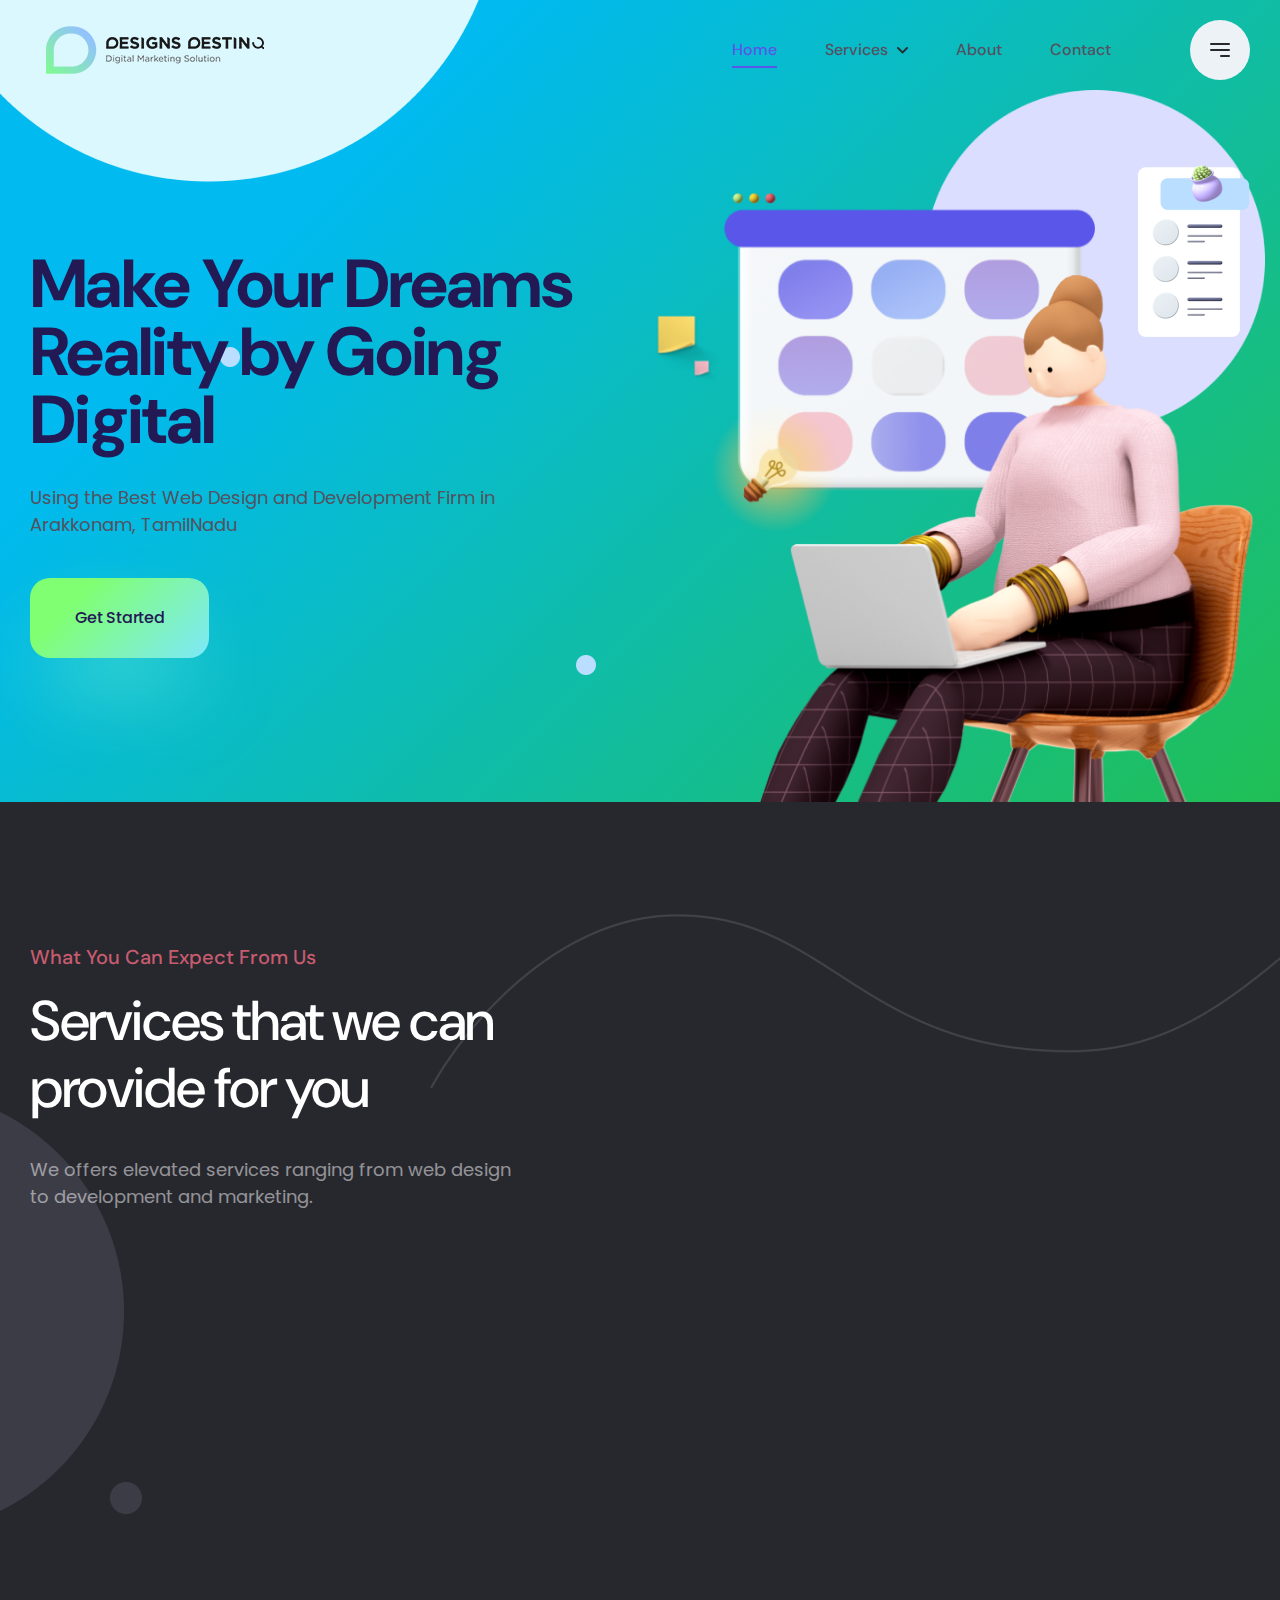
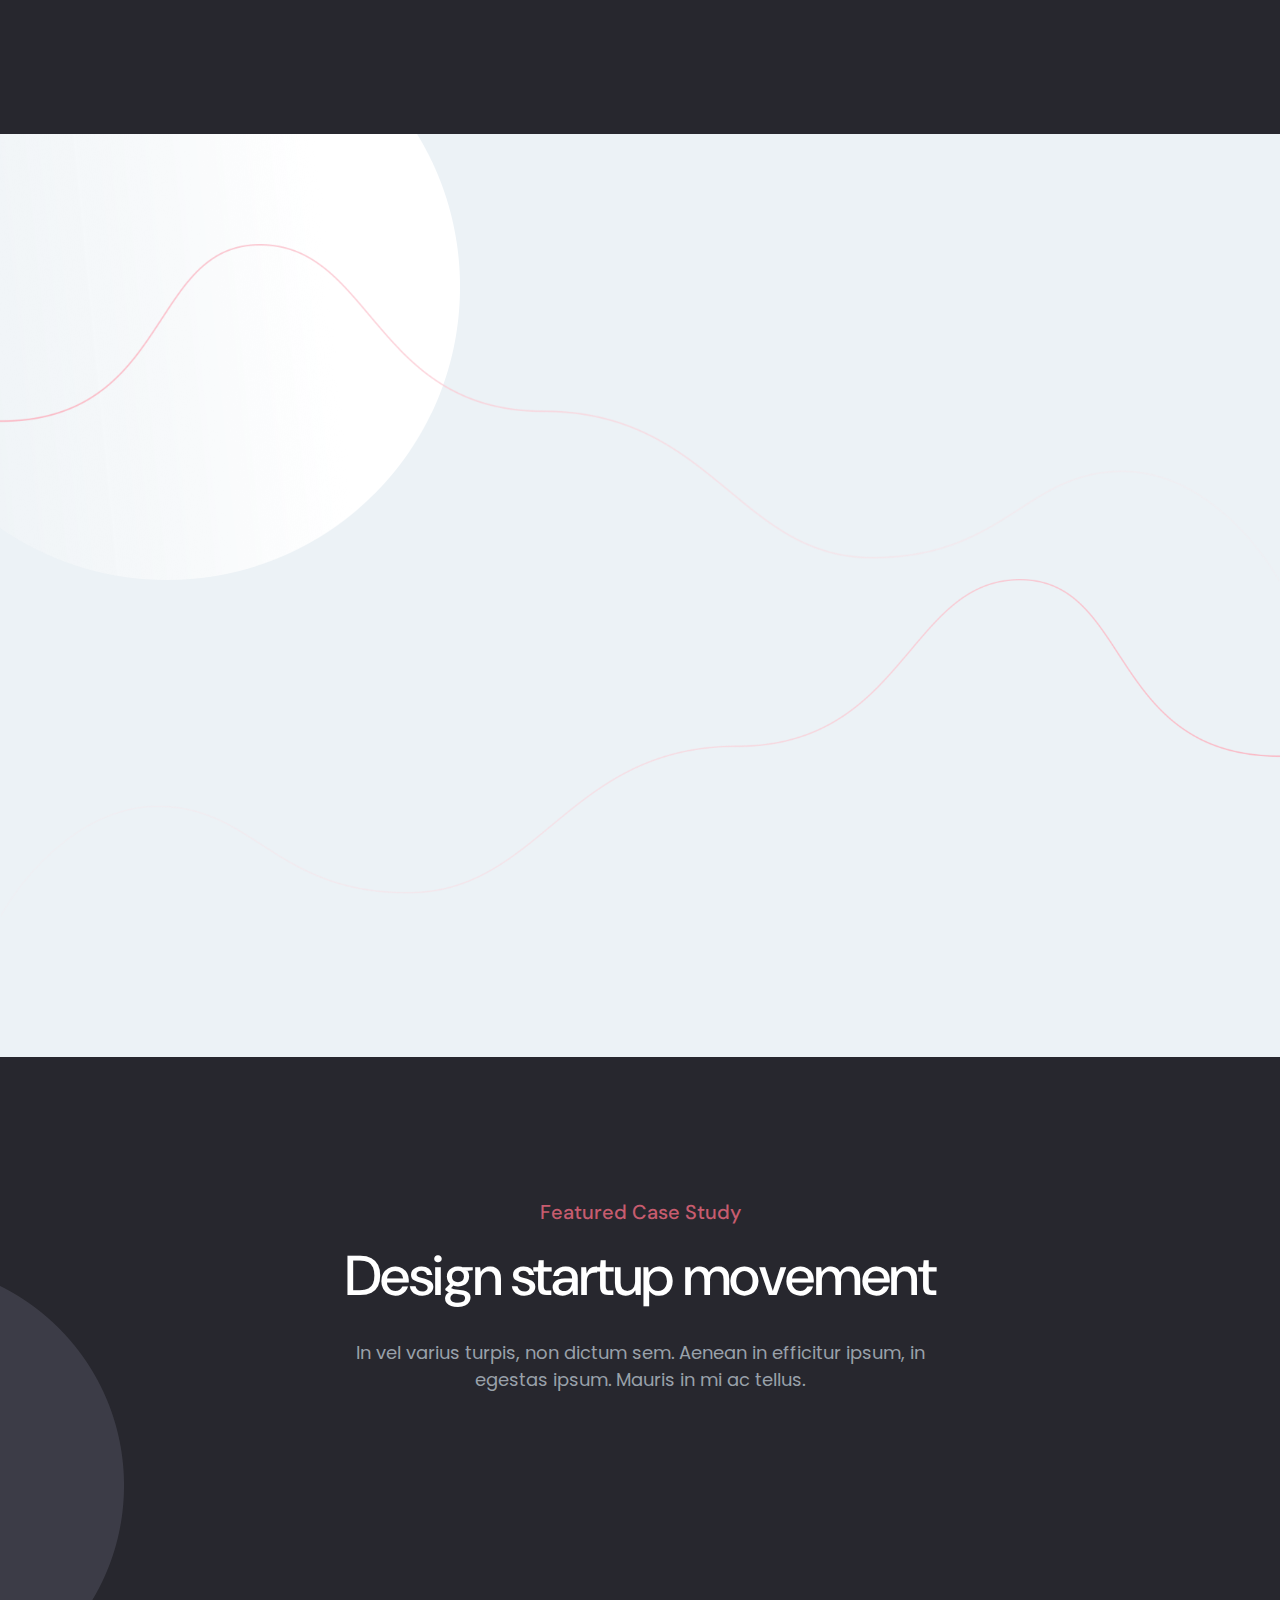
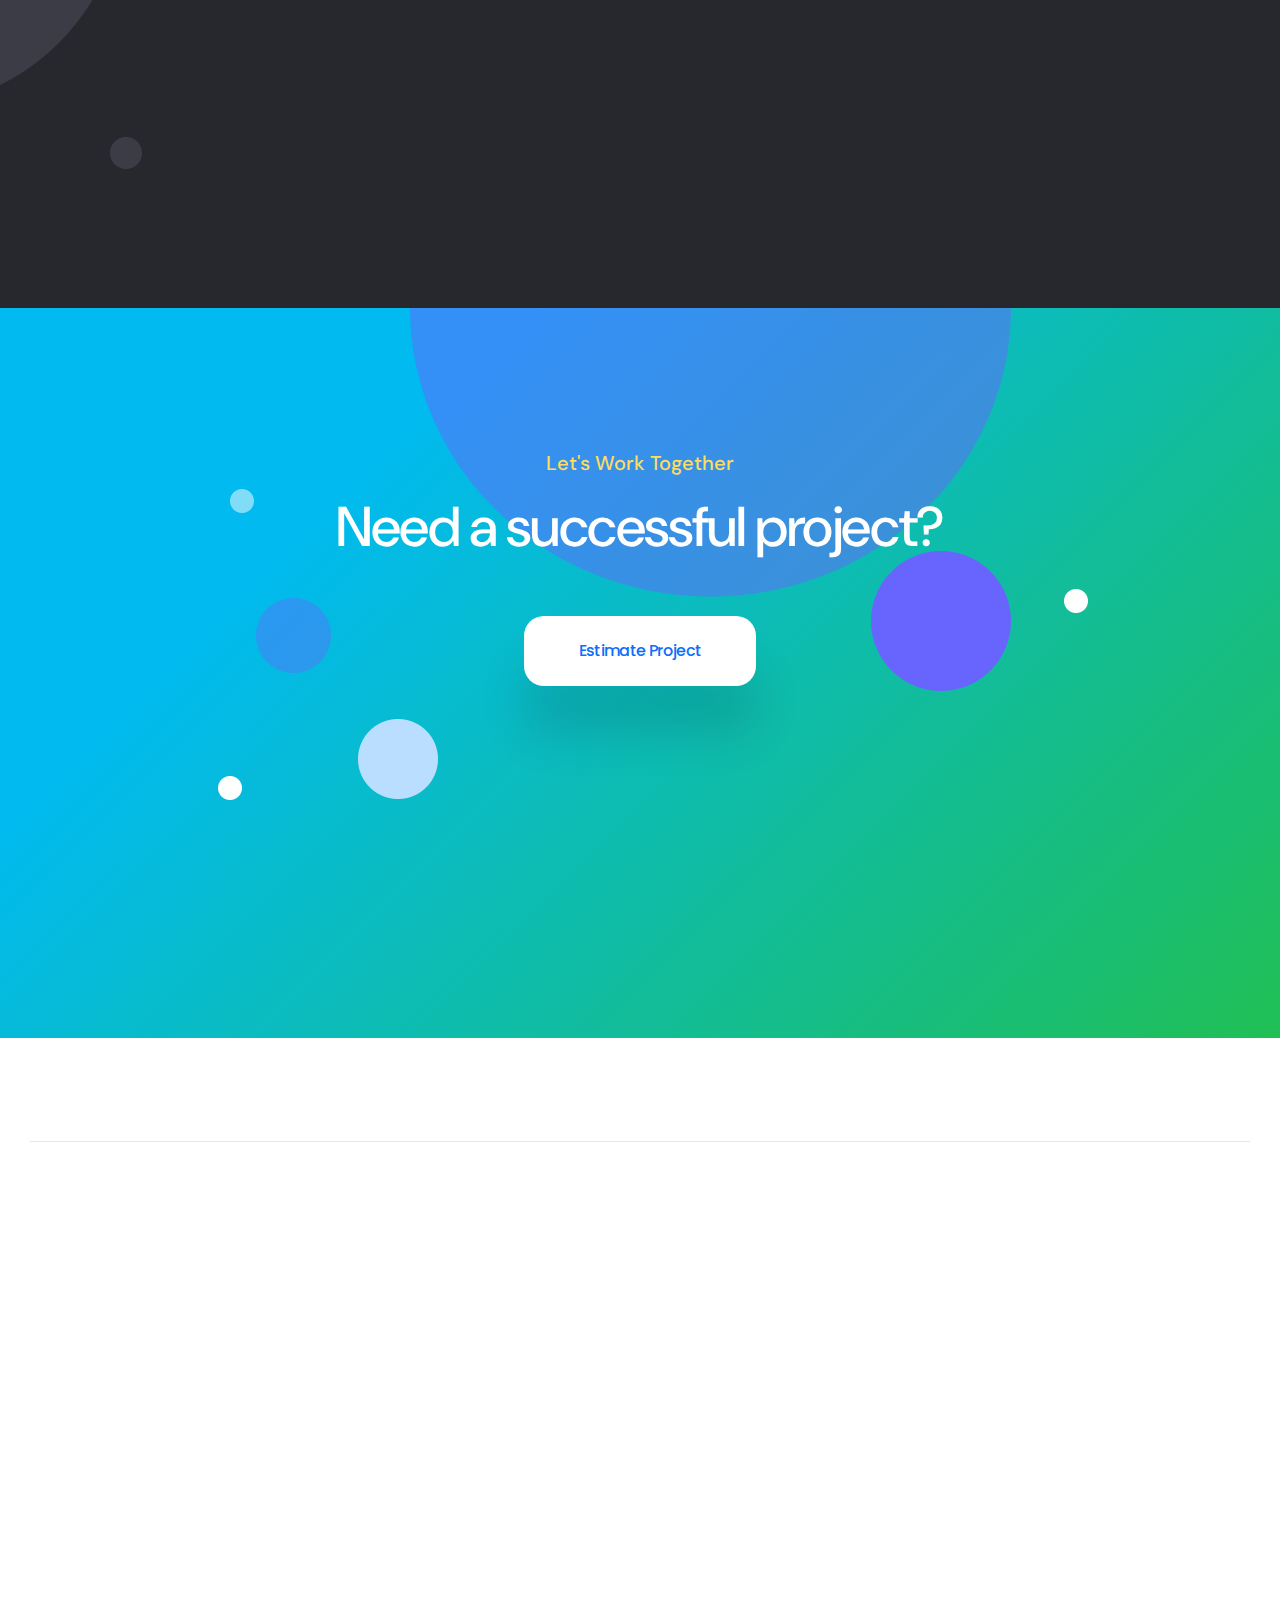
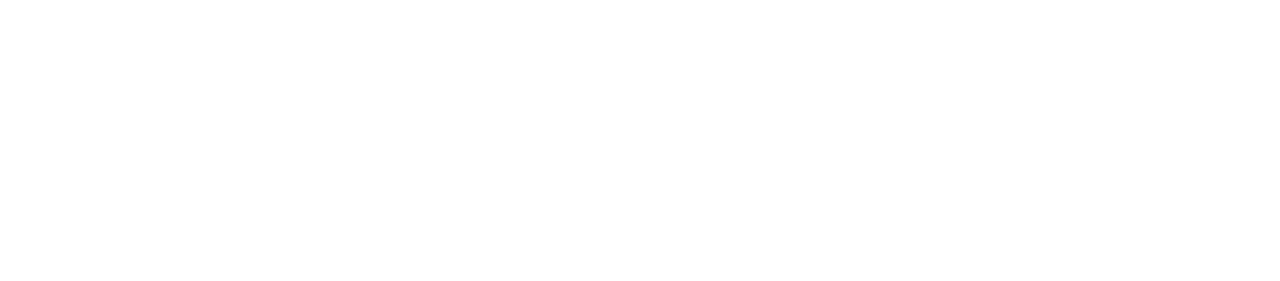
<file: index-1.html>
<!DOCTYPE html>
<html class="no-js" lang="en">

<head>
    <!-- Meta Data -->
    <meta charset="UTF-8">
    <meta http-equiv="X-UA-Compatible" content="IE=edge">
    <title>Designs Destiny | Home</title>
    <meta name="description" content="">
    <meta name="viewport" content="width=device-width, initial-scale=1, shrink-to-fit=no">
    <!-- Favicon -->
    <link rel="shortcut icon" type="image/x-icon" href="assets/media/favicon.png">
    <link rel="stylesheet" href="assets/css/vendor/bootstrap.min.css">
    <link rel="stylesheet" href="assets/css/vendor/font-awesome.css">
    <link rel="stylesheet" href="assets/css/vendor/slick.css">
    <link rel="stylesheet" href="assets/css/vendor/slick-theme.css">
    <link rel="stylesheet" href="assets/css/vendor/sal.css">
    <link rel="stylesheet" href="assets/css/vendor/magnific-popup.css">
    <link rel="stylesheet" href="assets/css/vendor/green-audio-player.min.css">
    <link rel="stylesheet" href="assets/css/vendor/odometer-theme-default.css">

    <!-- Site Stylesheet -->
    <link rel="stylesheet" href="assets/css/app.css">

</head>

<body class="sticky-header">
    <!--[if lte IE 9]>
    <p class="browserupgrade">You are using an <strong>outdated</strong> browser. Please <a href="https://browsehappy.com/">upgrade your browser</a> to improve your experience and security.</p>
  	<![endif]-->
    <a href="#main-wrapper" id="backto-top" class="back-to-top">
        <i class="far fa-angle-double-up"></i>
    </a>

    <!-- Preloader Start Here -->
    <div id="preloader"></div>
    <!-- Preloader End Here -->

    <!-- <div class="my_switcher d-none d-lg-block">
        <ul>
            <li title="Light Mode">
                <a href="javascript:void(0)" class="setColor light" data-theme="light">
                    <i class="fal fa-lightbulb-on"></i>
                </a>
            </li>
            <li title="Dark Mode">
                <a href="javascript:void(0)" class="setColor dark" data-theme="dark">
                    <i class="fas fa-moon"></i>
                </a>
            </li>
        </ul>
    </div> -->

    <div id="main-wrapper" class="main-wrapper">

        <!--=====================================-->
        <!--=        Header Area Start       	=-->
        <!--=====================================-->
        <header class="header axil-header header-style-1">
            <div id="axil-sticky-placeholder"></div>
            <div class="axil-mainmenu">
                <div class="container">
                    <div class="header-navbar">
                        <div class="header-logo">
                            <a href="index-1.html"><img class="light-version-logo" src="assets/media/ddlogo.png" alt="logo"></a>
                            <a href="index-1.html"><img class="dark-version-logo" src="assets/media/ddlogo.png" alt="logo"></a>
                            <a href="index-1.html"><img class="sticky-logo" src="assets/media/ddlogo.png" alt="logo"></a>
                        </div>
                        <div class="header-main-nav">
                            <!-- Start Mainmanu Nav -->
                            <nav class="mainmenu-nav" id="mobilemenu-popup">
                                <div class="d-block d-lg-none">
                                    <div class="mobile-nav-header">
                                        <div class="mobile-nav-logo">
                                            <a href="index-1.html">
                                                <img class="light-mode" src="assets/media/ddlogo.png" alt="Site Logo">
                                                <img class="dark-mode" src="assets/media/ddlogo.png" alt="Site Logo">
                                            </a>
                                        </div>
                                        <button class="mobile-menu-close" data-bs-dismiss="offcanvas"><i class="fas fa-times"></i></button>
                                    </div>
                                </div>
                                <ul class="mainmenu">
                                    <li><a href="index-1.html">Home</a></li>
                                    <li class="menu-item-has-children">
                                        <a href="javascript:void(0);">Services</a>
                                        <ul class="axil-submenu">
                                            <li><a href="webdesign-development.html">Web Design & Development</a></li>
                                            <li><a href="branding.html">Branding</a></li>
                                            <li><a href="digital-marketing.html">Digital Marketing</a></li>
                                        </ul>
                                    </li>
                                    <li><a href="about-us.html">About</a></li>
                                    <li><a href="contact.html">Contact</a></li>
                                </ul>
                            </nav>
                            <!-- End Mainmanu Nav -->
                        </div>
                        <div class="header-action">
                            <ul class="list-unstyled">
                                <li class="sidemenu-btn d-lg-block d-none">
                                    <button class="btn-wrap" data-bs-toggle="offcanvas" data-bs-target="#offcanvasMenuRight">
                                        <span></span>
                                        <span></span>
                                        <span></span>
                                    </button>
                                </li>
                                <li class="mobile-menu-btn sidemenu-btn d-lg-none d-block">
                                    <button class="btn-wrap" data-bs-toggle="offcanvas" data-bs-target="#mobilemenu-popup">
                                        <span></span>
                                        <span></span>
                                        <span></span>
                                    </button>
                                </li>
                            </ul>
                        </div>
                    </div>
                </div>
            </div>
        </header>
        <!--=====================================-->
        <!--=        Banner Area Start         =-->
        <!--=====================================-->
        <section class="banner banner-style-1">
            <div class="container">
                <div class="row align-items-end align-items-xl-start">
                    <div class="col-lg-6">
                        <div class="banner-content" data-sal="slide-up" data-sal-duration="1000" data-sal-delay="100">
                            <h1 class="title">Make Your Dreams Reality by Going Digital</h1>
                            <span class="subtitle">Using the Best Web Design and Development Firm in Arakkonam, TamilNadu</span>
                            <a href="contact.html" class="axil-btn btn-fill-primary btn-large">Get Started</a>
                        </div>
                    </div>
                    <div class="col-lg-6">
                        <div class="banner-thumbnail">
                            <div class="large-thumb" data-sal="zoom-in" data-sal-duration="800" data-sal-delay="300">
                                <img src="assets/media/banner/window.png" alt="Laptop">
                            </div>
                            <div class="large-thumb-2" data-sal="slide-left" data-sal-duration="800" data-sal-delay="800">
                                <img src="assets/media/banner/laptop-poses.png" alt="Laptop">
                            </div>
                            <ul class="list-unstyled shape-group">
                                <li class="shape shape-1" data-sal="slide-left" data-sal-duration="500" data-sal-delay="800">
                                    <img src="assets/media/banner/chat-group.png" alt="chat">
                                </li>
                            </ul>
                        </div>
                    </div>
                </div>
            </div>
            <ul class="list-unstyled shape-group-21">
                <li class="shape shape-1" data-sal="slide-down" data-sal-duration="500" data-sal-delay="100">
                    <img src="assets/media/others/bubble-39.png" alt="Bubble">
                </li>
                <li class="shape shape-2" data-sal="zoom-in" data-sal-duration="800" data-sal-delay="500">
                    <img src="assets/media/others/bubble-38.png" alt="Bubble">
                </li>
                <li class="shape shape-3" data-sal="slide-left" data-sal-duration="500" data-sal-delay="700">
                    <img src="assets/media/others/bubble-14.png" alt="Bubble">
                </li>
                <li class="shape shape-4" data-sal="slide-left" data-sal-duration="500" data-sal-delay="700">
                    <img src="assets/media/others/bubble-14.png" alt="Bubble">
                </li>
                <li class="shape shape-5" data-sal="slide-left" data-sal-duration="500" data-sal-delay="700">
                    <img src="assets/media/others/bubble-14.png" alt="Bubble">
                </li>
                <li class="shape shape-6" data-sal="slide-left" data-sal-duration="500" data-sal-delay="700">
                    <img src="assets/media/others/bubble-40.png" alt="Bubble">
                </li>
                <li class="shape shape-7" data-sal="slide-left" data-sal-duration="500" data-sal-delay="700">
                    <img src="assets/media/others/bubble-41.png" alt="Bubble">
                </li>
            </ul>
        </section>




        <!--=====================================-->
        <!--=        Service Area Start         =-->
        <!--=====================================-->
        <section class="section section-padding-2 bg-color-dark">
            <div class="container">
                <div class="section-heading heading-light-left">
                    <span class="subtitle">What You Can Expect From Us</span>
                    <h2 class="title">Services that we can provide for you</h2>
                    <p class="opacity-50">We offers elevated services ranging from web design to development and marketing.</p>
                </div>
                <div class="row">
                    <div class="col-xl-4 col-md-6" data-sal="slide-up" data-sal-duration="800" data-sal-delay="100">
                        <div class="services-grid active">
                            <div class="thumbnail">
                                <img src="assets/media/icon/icon-27.png" alt="icon">
                            </div>
                            <div class="content">
                                <h5 class="title"> <a href="webdesign-development.html">Web Design & Development</a></h5>
                                <p>We have the ability to create high-quality standard webstites.</p>
                                <a href="webdesign-development.html" class="more-btn">Find out more</a>
                            </div>
                        </div>
                    </div>
                    <div class="col-xl-4 col-md-6" data-sal="slide-up" data-sal-duration="800" data-sal-delay="200">
                        <div class="services-grid">
                            <div class="thumbnail">
                                <img src="assets/media/icon/icon-40.png" alt="icon">
                            </div>
                            <div class="content">
                                <h5 class="title"> <a href="branding.html">Branding</a></h5>
                                <p>To survive and prosper, digital businesses, like traditional businesses, require branding.</p>
                                <a href="branding.html" class="more-btn">Find out more</a>
                            </div>
                        </div>
                    </div>
                    <div class="col-xl-4 col-md-6" data-sal="slide-up" data-sal-duration="800" data-sal-delay="300">
                        <div class="services-grid">
                            <div class="thumbnail">
                                <img src="assets/media/icon/icon-34.png" alt="icon">
                            </div>
                            <div class="content">
                                <h5 class="title"> <a href="digital-marketing.html">Digital Marketing</a></h5>
                                <p>Our SEO specialists are aware of your target market and the search dynamics.</p>
                                <a href="digital-marketing.html" class="more-btn">Find out more</a>
                            </div>
                        </div>
                    </div>
                    <!-- <div class="col-xl-4 col-md-6" data-sal="slide-up" data-sal-duration="800" data-sal-delay="100">
                        <div class="services-grid">
                            <div class="thumbnail">
                                <img src="assets/media/icon/icon-4.png" alt="icon">
                            </div>
                            <div class="content">
                                <h5 class="title"> <a href="service-business.html">Business</a></h5>
                                <p>Simply drag and drop photos and videos into your workspace to automatically add them to your Collab Cloud library.</p>
                                <a href="service-business.html" class="more-btn">Find out more</a>
                            </div>
                        </div>
                    </div>
                    <div class="col-xl-4 col-md-6" data-sal="slide-up" data-sal-duration="800" data-sal-delay="200">
                        <div class="services-grid">
                            <div class="thumbnail">
                                <img src="assets/media/icon/icon-5.png" alt="icon">
                            </div>
                            <div class="content">
                                <h5 class="title"> <a href="service-technology.html">Technology</a></h5>
                                <p>Simply drag and drop photos and videos into your workspace to automatically add them to your Collab Cloud library.</p>
                                <a href="service-technology.html" class="more-btn">Find out more</a>
                            </div>
                        </div>
                    </div>
                    <div class="col-xl-4 col-md-6" data-sal="slide-up" data-sal-duration="800" data-sal-delay="300">
                        <div class="services-grid">
                            <div class="thumbnail">
                                <img src="assets/media/icon/icon-6.png" alt="icon">
                            </div>
                            <div class="content">
                                <h5 class="title"> <a href="service-content-strategy.html">Content strategy</a></h5>
                                <p>Simply drag and drop photos and videos into your workspace to automatically add them to your Collab Cloud library.</p>
                                <a href="service-content-strategy.html" class="more-btn">Find out more</a>
                            </div>
                        </div>
                    </div>
                </div>
            </div> -->
            <ul class="list-unstyled shape-group-10">
                <li class="shape shape-1"><img src="assets/media/others/line-9.png" alt="Circle"></li>
                <li class="shape shape-2"><img src="assets/media/others/bubble-42.png" alt="Circle"></li>
                <li class="shape shape-3"><img src="assets/media/others/bubble-43.png" alt="Circle"></li>
            </ul>
        </section>
        <!--=====================================-->
        <!--=       Case Study Area Start       =-->
        <!--=====================================-->
        <!-- <section class="section section-padding-equal case-study-featured-area">
            <div class="container">
                <div class="row">
                    <div class="col-xl-5 col-lg-6" data-sal="slide-right" data-sal-duration="800">
                        <div class="slick-slider slick-dot-nav featured-content" data-slick='{"infinite": true,"arrows": false, "dots": true, "slidesToShow": 1, "asNavFor": ".featured-thumbnail"}'>
                            <div class="slick-slide">
                                <div class="case-study-featured">
                                    <div class="section-heading heading-left">
                                        <span class="subtitle">Featured Case Study</span>
                                        <h2 class="title">Logo, identity &amp; web design for Uber</h2>
                                        <p>Donec metus lorem, vulputate at sapien sit amet, auctor iaculis lorem. In vel hendrerit nisi. Vestibulum eget risus velit. Aliquam tristique libero at dui sodales, et placerat orci lobortis.</p>
                                        <p>Maecenas ipsum neque, elementum id dignissim et, imperdiet vitae mauris.</p>
                                        <a href="single-case-study.html" class="axil-btn btn-fill-primary btn-large">Read Case Study</a>
                                    </div>
                                    <div class="case-study-counterup">
                                        <div class="single-counterup">
                                            <h2 class="count-number">
                                                <span class="number count" data-count="15">15</span>
                                                <span class="symbol">%</span>
                                            </h2>
                                            <span class="counter-title">ROI increase</span>
                                        </div>
                                        <div class="single-counterup">
                                            <h2 class="count-number">
                                                <span class="number count" data-count="60">60</span>
                                                <span class="symbol">k</span>
                                            </h2>
                                            <span class="counter-title">Monthly website visits</span>
                                        </div>
                                    </div>
                                </div>
                            </div>
                            <div class="slick-slide">
                                <div class="case-study-featured">
                                    <div class="section-heading heading-left">
                                        <span class="subtitle">Featured Case Study</span>
                                        <h2 class="title">Website and web Development, Design</h2>
                                        <p>Donec metus lorem, vulputate at sapien sit amet, auctor iaculis lorem. In vel hendrerit nisi. Vestibulum eget risus velit. Aliquam tristique libero at dui sodales, et placerat orci lobortis.</p>
                                        <p>Maecenas ipsum neque, elementum id dignissim et, imperdiet vitae mauris.</p>
                                        <a href="single-case-study.html" class="axil-btn btn-fill-primary btn-large">Read Case Study</a>
                                    </div>
                                    <div class="case-study-counterup">
                                        <div class="single-counterup">
                                            <h2 class="count-number">
                                                <span class="number count" data-count="20">20</span>
                                                <span class="symbol">%</span>
                                            </h2>
                                            <span class="counter-title">ROI increase</span>
                                        </div>
                                        <div class="single-counterup">
                                            <h2 class="count-number">
                                                <span class="number count" data-count="60">60</span>
                                                <span class="symbol">k</span>
                                            </h2>
                                            <span class="counter-title">Monthly website visits</span>
                                        </div>
                                    </div>
                                </div>
                            </div>
                            <div class="slick-slide">
                                <div class="case-study-featured">
                                    <div class="section-heading heading-left">
                                        <span class="subtitle">Featured Case Study</span>
                                        <h2 class="title">Branding, website &amp; digital marketing for Apple</h2>
                                        <p>Donec metus lorem, vulputate at sapien sit amet, auctor iaculis lorem. In vel hendrerit nisi. Vestibulum eget risus velit. Aliquam tristique libero at dui sodales, et placerat orci lobortis.</p>
                                        <p>Maecenas ipsum neque, elementum id dignissim et, imperdiet vitae mauris.</p>
                                        <a href="single-case-study.html" class="axil-btn btn-fill-primary btn-large">Read Case Study</a>
                                    </div>
                                    <div class="case-study-counterup">
                                        <div class="single-counterup">
                                            <h2 class="count-number">
                                                <span class="number count" data-count="15">15</span>
                                                <span class="symbol">%</span>
                                            </h2>
                                            <span class="counter-title">ROI increase</span>
                                        </div>
                                        <div class="single-counterup">
                                            <h2 class="count-number">
                                                <span class="number count" data-count="60">60</span>
                                                <span class="symbol">k</span>
                                            </h2>
                                            <span class="counter-title">Monthly website visits</span>
                                        </div>
                                    </div>
                                </div>
                            </div>
                        </div>
                    </div>
                    <div class="col-xl-7 col-lg-6 d-none d-lg-block" data-sal="slide-left" data-sal-duration="800">
                        <div class="slick-slider slick-dot-nav featured-thumbnail" data-slick='{"infinite": true,"arrows": false, "dots": false, "fade": true, "slidesToShow": 1, "asNavFor": ".featured-content"}'>
                            <div class="slick-slide">
                                <div class="case-study-featured-thumb">
                                    <img src="assets/media/others/case-study-4.png" alt="travel">
                                </div>
                            </div>
                            <div class="slick-slide">
                                <div class="case-study-featured-thumb">
                                    <img src="assets/media/others/case-study-5.png" alt="travel">
                                </div>
                            </div>
                            <div class="slick-slide">
                                <div class="case-study-featured-thumb">
                                    <img src="assets/media/others/case-study-6.png" alt="travel">
                                </div>
                            </div>
                        </div>
                    </div>
                </div>
            </div>
        </section> -->
        <!--=====================================-->
        <!--=        About Area Start         =-->
        <!--=====================================-->
        <section class="section section-padding-equal bg-color-light">
            <div class="container">
                <div class="row align-items-center">
                    <div class="col-lg-6" data-sal="slide-up" data-sal-duration="800">
                        <div class="about-us">
                            <div class="section-heading heading-left mb-0">
                                <span class="subtitle">About Us</span>
                                <h2 class="title mb--40">We design, code and develop.</h2>
                                <p>Our objective is to offer you specialised expert bespoke corporate design services at a cost that is within your price range. rice that will not break the bank. </p>
                                <p>We have a team of skilled and energetic enthusiasts working to provide the best service possible to our customers, So keep us in mind if any of the aforementioned services are required. </p>
                            </div>
                        </div>
                    </div>
                    <div class="col-xl-5 col-lg-6 offset-xl-1" data-sal="slide-up" data-sal-duration="800" data-sal-delay="100">
                        <div class="contact-form-box">
                            <h3 class="title">Get a free Keystroke quote now</h3>
                            <form method="POST" action="mail.php" class="axil-contact-form">
                                <div class="form-group">
                                    <label>Name</label>
                                    <input type="text" class="form-control" name="contact-name" placeholder="John Smith">
                                </div>
                                <div class="form-group">
                                    <label>Email</label>
                                    <input type="email" class="form-control" name="contact-email" placeholder="example@mail.com">
                                </div>
                                <div class="form-group mb--40">
                                    <label>Phone</label>
                                    <input type="tel" class="form-control" name="contact-company" placeholder="+123456789">
                                </div>
                                <div class="form-group">
                                    <button type="submit" class="axil-btn btn-fill-primary btn-fluid btn-primary" name="submit-btn">Get Free Quote</button>
                                </div>
                                <input type="hidden" class="form-control" name="contact-message" value="Null">
                            </form>
                        </div>
                    </div>
                </div>
            </div>
            <ul class="shape-group-6 list-unstyled">
                <li class="shape shape-1"><img src="assets/media/others/bubble-7.png" alt="Bubble"></li>
                <li class="shape shape-2"><img src="assets/media/others/line-4.png" alt="line"></li>
                <li class="shape shape-3"><img src="assets/media/others/line-5.png" alt="line"></li>
            </ul>
        </section>
        <!--=====================================-->
        <!--=        Project Area Start         =-->
        <!--=====================================-->
        <!-- <section class="section section-padding-2">
            <div class="container">
                <div class="section-heading heading-left mb--40">
                    <span class="subtitle">Our Project</span>
                    <h2 class="title">Some of our <br> finest work.</h2>
                </div>
                <div class="axil-isotope-wrapper">
                    <div class="isotope-button isotope-project-btn">
                        <button data-filter="*" class="is-checked"><span class="filter-text">All Works</span></button>
                        <button data-filter=".branding"><span class="filter-text">Branding</span></button>
                        <button data-filter=".mobile"><span class="filter-text">Mobile</span></button>
                    </div>
                    <div class="row row-35 isotope-list">
                        <div class="col-md-6 project branding">
                            <div class="project-grid">
                                <div class="thumbnail">
                                    <a href="single-portfolio.html">
                                        <img src="assets/media/project/project-1.png" alt="project">
                                    </a>
                                </div>
                                <div class="content">
                                    <h4 class="title"><a href="single-portfolio.html">Creative Agency</a></h4>
                                    <span class="subtitle">Full Branding, Website, App</span>
                                </div>
                            </div>
                        </div>
                        <div class="col-md-6 project mobile">
                            <div class="project-grid">
                                <div class="thumbnail">
                                    <a href="single-portfolio.html">
                                        <img src="assets/media/project/project-2.png" alt="project">
                                    </a>
                                </div>
                                <div class="content">
                                    <h4 class="title"><a href="single-portfolio.html">Digital Marketing</a></h4>
                                    <span class="subtitle">Logo, Website & Mobile App</span>
                                </div>
                            </div>
                        </div>
                        <div class="col-md-6 project branding">
                            <div class="project-grid">
                                <div class="thumbnail">
                                    <a href="single-portfolio.html">
                                        <img src="assets/media/project/project-3.png" alt="project">
                                    </a>
                                </div>
                                <div class="content">
                                    <h4 class="title"><a href="single-portfolio.html">Digital Agency</a></h4>
                                    <span class="subtitle">Website, UI/UX</span>
                                </div>
                            </div>
                        </div>
                        <div class="col-md-6 project mobile">
                            <div class="project-grid">
                                <div class="thumbnail">
                                    <a href="single-portfolio.html">
                                        <img src="assets/media/project/project-4.png" alt="project">
                                    </a>
                                </div>
                                <div class="content">
                                    <h4 class="title"><a href="single-portfolio.html">Plan Management</a></h4>
                                    <span class="subtitle">Branding, Website, IOS App</span>
                                </div>
                            </div>
                        </div>
                        <div class="col-md-6 project branding">
                            <div class="project-grid">
                                <div class="thumbnail">
                                    <a href="single-portfolio.html">
                                        <img src="assets/media/project/project-5.png" alt="project">
                                    </a>
                                </div>
                                <div class="content">
                                    <h4 class="title"><a href="single-portfolio.html">Social Engagement</a></h4>
                                    <span class="subtitle">Design, Development</span>
                                </div>
                            </div>
                        </div>
                        <div class="col-md-6 project mobile">
                            <div class="project-grid">
                                <div class="thumbnail">
                                    <a href="single-portfolio.html">
                                        <img src="assets/media/project/project-6.png" alt="project">
                                    </a>
                                </div>
                                <div class="content">
                                    <h4 class="title"><a href="single-portfolio.html">Web Application</a></h4>
                                    <span class="subtitle">Logo, Webapp, App</span>
                                </div>
                            </div>
                        </div>
                    </div>
                </div>
            </div>
            <ul class="shape-group-7 list-unstyled">
                <li class="shape shape-1"><img src="assets/media/others/circle-2.png" alt="circle"></li>
                <li class="shape shape-2"><img src="assets/media/others/bubble-2.png" alt="Line"></li>
                <li class="shape shape-3"><img src="assets/media/others/bubble-1.png" alt="Line"></li>
            </ul>
        </section> -->
        <!--=====================================-->
        <!--=        Counter Up Area Start      =-->
        <!--=====================================-->
        <section class="section section-padding bg-color-dark">
            <div class="container">
                <div class="section-heading heading-light">
                    <span class="subtitle">Featured Case Study</span>
                    <h2 class="title">Design startup movement</h2>
                    <p>In vel varius turpis, non dictum sem. Aenean in efficitur ipsum, in egestas ipsum. Mauris in mi ac tellus.</p>
                </div>
                <div class="row">
                    <div class="col-lg-3 col-6" data-sal="slide-up" data-sal-duration="800" data-sal-delay="100">
                        <div class="counterup-progress active">
                            <div class="icon">
                                <img src="assets/media/icon/icon-7.png" alt="Apple">
                            </div>
                            <div class="count-number h2">
                                <span class="number count" data-count="15">15</span>
                                <span class="symbol">+</span>
                            </div>
                            <h6 class="title">Years of operation</h6>
                        </div>
                    </div>
                    <div class="col-lg-3 col-6" data-sal="slide-up" data-sal-duration="800" data-sal-delay="200">
                        <div class="counterup-progress">
                            <div class="icon">
                                <img src="assets/media/icon/icon-8.png" alt="Apple">
                            </div>
                            <div class="count-number h2">
                                <span class="number count" data-count="360">360</span>
                                <span class="symbol">+</span>
                            </div>
                            <h6 class="title">Projects deliverd</h6>
                        </div>
                    </div>
                    <div class="col-lg-3 col-6" data-sal="slide-up" data-sal-duration="800" data-sal-delay="300">
                        <div class="counterup-progress">
                            <div class="icon">
                                <img src="assets/media/icon/icon-9.png" alt="Apple">
                            </div>
                            <div class="count-number h2">
                                <span class="number count" data-count="600">600</span>
                                <span class="symbol">+</span>
                            </div>
                            <h6 class="title">Specialist</h6>
                        </div>
                    </div>
                    <div class="col-lg-3 col-6" data-sal="slide-up" data-sal-duration="800" data-sal-delay="400">
                        <div class="counterup-progress">
                            <div class="icon">
                                <img src="assets/media/icon/apple.png" alt="Apple">
                            </div>
                            <div class="count-number h2">
                                <span class="number count" data-count="64">64</span>
                                <span class="symbol">+</span>
                            </div>
                            <h6 class="title">Years of operation</h6>
                        </div>
                    </div>
                </div>
            </div>
            <ul class="list-unstyled shape-group-10">
                <!-- <li class="shape shape-1"><img src="assets/media/others/line-9.png" alt="Circle"></li> -->
                <li class="shape shape-2"><img src="assets/media/others/bubble-42.png" alt="Circle"></li>
                <li class="shape shape-3"><img src="assets/media/others/bubble-43.png" alt="Circle"></li>
            </ul>
        </section>
        <!--=====================================-->
        <!--=        Testimonial Area Start      =-->
        <!--=====================================-->
        <!-- <section class="section section-padding">
            <div class="container">
                <div class="section-heading heading-left">
                    <span class="subtitle">Testimonial</span>
                    <h2 class="title">From getting started</h2>
                    <p>Nulla facilisi. Nullam in magna id dolor blandit rutrum eget vulputate augue sed eu leo eget risus imperdiet.</p>
                </div>
                <div class="row">
                    <div class="col-lg-4" data-sal="slide-up" data-sal-duration="1000" data-sal-delay="100">
                        <div class="testimonial-grid active">
                            <span class="social-media"><img src="assets/media/icon/yelp-2.png" alt="Yelp"></span>
                            <p>“ Donec metus lorem, vulputate
                                at sapien sit amet, auctor iaculis lorem. In vel hendrerit nisi. Vestibulum eget risus velit. ”</p>
                            <div class="author-info">
                                <div class="thumb">
                                    <img src="assets/media/testimonial/testimonial-1.png" alt="Google Review">
                                </div>
                                <div class="content">
                                    <span class="name">Darrell Steward</span>
                                    <span class="designation">Executive Chairman</span>
                                </div>
                            </div>
                        </div>
                    </div>
                    <div class="col-lg-4" data-sal="slide-up" data-sal-duration="1000" data-sal-delay="200">
                        <div class="testimonial-grid">
                            <span class="social-media"><img src="assets/media/icon/google-2.png" alt="google"></span>
                            <p>“ Donec metus lorem, vulputate
                                at sapien sit amet, auctor iaculis lorem. In vel hendrerit nisi. Vestibulum eget risus velit. ”</p>
                            <div class="author-info">
                                <div class="thumb">
                                    <img src="assets/media/testimonial/testimonial-2.png" alt="Google Review">
                                </div>
                                <div class="content">
                                    <span class="name">Savannah Nguyen</span>
                                    <span class="designation">Executive Chairman</span>
                                </div>
                            </div>
                        </div>
                    </div>
                    <div class="col-lg-4" data-sal="slide-up" data-sal-duration="1000" data-sal-delay="300">
                        <div class="testimonial-grid">
                            <span class="social-media"><img src="assets/media/icon/fb-2.png" alt="Facebook"></span>
                            <p>“ Donec metus lorem, vulputate
                                at sapien sit amet, auctor iaculis lorem. In vel hendrerit nisi. Vestibulum eget risus velit. ”</p>
                            <div class="author-info">
                                <div class="thumb">
                                    <img src="assets/media/testimonial/testimonial-3.png" alt="Google Review">
                                </div>
                                <div class="content">
                                    <span class="name">Floyd Miles</span>
                                    <span class="designation">Executive Chairman</span>
                                </div>
                            </div>
                        </div>
                    </div>
                </div>
            </div>
            <ul class="shape-group-4 list-unstyled">
                <li class="shape-1"><img src="assets/media/others/bubble-1.png" alt="Bubble"></li>
            </ul>
        </section> -->
        <!--=====================================-->
        <!--=        Pricing Area Start       	=-->
        <!--=====================================-->
        <!-- <section class="section bg-color-light section-padding">
            <div class="container">
                <div class="section-heading mb-0">
                    <span class="subtitle">Pricing Plan</span>
                    <h2 class="title">Find the Right Plan.</h2>
                    <p>Flexible pricing options for freelancers <br> and design teams.</p>
                </div>
                <div class="pricing-billing-duration">
                    <ul>
                        <li class="nav-item">
                            <button class="nav-link" id="yearly-plan-btn" type="button">Billed yearly</button>
                        </li>
                        <li class="nav-item">
                            <button class="nav-link active" id="monthly-plan-btn" type="button">
                                Billed monthly</button>
                        </li>
                    </ul>
                </div>
                <div class="row">
                    <div class="col-lg-4" data-sal="slide-up" data-sal-duration="800" data-sal-delay="100">
                        <div class="pricing-table active">
                            <div class="pricing-header">
                                <h3 class="title">Professional</h3>
                                <span class="subtitle">A beautiful, simple website</span>
                                <div class="price-wrap">
                                    <div class="yearly-pricing">
                                        <span class="amount">$119.99</span>
                                        <span class="duration">/yearly</span>
                                    </div>
                                    <div class="monthly-pricing">
                                        <span class="amount">$19.00</span>
                                        <span class="duration">/monthly</span>
                                    </div>
                                </div>
                                <div class="pricing-btn">
                                    <a href="#" class="axil-btn btn-large btn-borderd">Get Started Today</a>
                                </div>
                            </div>
                            <div class="pricing-body">
                                <ul class="list-unstyled">
                                    <li>10 Pages Responsive Website</li>
                                    <li>5 PPC Campaigns</li>
                                    <li>10 SEO Keywords</li>
                                    <li>5 Facebook Camplaigns</li>
                                    <li>2 Video Camplaigns</li>
                                </ul>
                            </div>
                        </div>
                    </div>
                    <div class="col-lg-4" data-sal="slide-up" data-sal-duration="800" data-sal-delay="200">
                        <div class="pricing-table">
                            <div class="pricing-header">
                                <h3 class="title">Standard</h3>
                                <span class="subtitle">Small Team</span>
                                <div class="price-wrap">
                                    <div class="yearly-pricing">
                                        <span class="amount">$219.99</span>
                                        <span class="duration">/yearly</span>
                                    </div>
                                    <div class="monthly-pricing">
                                        <span class="amount">$29.00</span>
                                        <span class="duration">/monthly</span>
                                    </div>
                                </div>
                                <div class="pricing-btn">
                                    <a href="#" class="axil-btn btn-large btn-borderd">Get Started Today</a>
                                </div>
                            </div>
                            <div class="pricing-body">
                                <ul class="list-unstyled">
                                    <li>50 Pages Responsive Website</li>
                                    <li>Unlimited PPC Campaigns</li>
                                    <li>Unlimited SEO Keywords</li>
                                    <li>Unlimited Facebook Camplaigns</li>
                                    <li>Unlimited Video Camplaigns</li>
                                </ul>
                            </div>
                        </div>
                    </div>
                    <div class="col-lg-4" data-sal="slide-up" data-sal-duration="800" data-sal-delay="300">
                        <div class="pricing-table">
                            <div class="pricing-header">
                                <h3 class="title">Ultimate</h3>
                                <span class="subtitle">Large Team</span>
                                <div class="price-wrap">
                                    <div class="yearly-pricing">
                                        <span class="amount">$559.99</span>
                                        <span class="duration">/yearly</span>
                                    </div>
                                    <div class="monthly-pricing">
                                        <span class="amount">$59.00</span>
                                        <span class="duration">/monthly</span>
                                    </div>
                                </div>
                                <div class="pricing-btn">
                                    <a href="#" class="axil-btn btn-large btn-borderd">Get Started Today</a>
                                </div>
                            </div>
                            <div class="pricing-body">
                                <ul class="list-unstyled">
                                    <li>10 Pages Responsive Website</li>
                                    <li>5 PPC Campaigns</li>
                                    <li>10 SEO Keywords</li>
                                    <li>5 Facebook Camplaigns</li>
                                    <li>2 Video Camplaigns</li>
                                </ul>
                            </div>
                        </div>
                    </div>
                </div>
            </div>
            <ul class="shape-group-3 list-unstyled">
                <li class="shape shape-1"><img src="assets/media/others/line-1.png" alt="shape"></li>
                <li class="shape shape-2"><img src="assets/media/others/bubble-4.png" alt="shape"></li>
            </ul>
        </section> -->
        <!--=====================================-->
        <!--=        Brand Area Start       	=-->
        <!--=====================================-->
        <!-- <section class="section section-padding bg-color-dark">
            <div class="container">
                <div class="section-heading heading-light-left">
                    <span class="subtitle">Top Clients</span>
                    <h2 class="title">We’ve built solutions for...</h2>
                    <p>Design anything from simple icons to fully featured websites and applications.</p>
                </div>
                <div class="row">
                    <div class="col-lg-3 col-6" data-sal="slide-up" data-sal-duration="500">
                        <div class="brand-grid active">
                            <img src="assets/media/brand/brand-1.png" alt="Brand">
                        </div>
                    </div>
                    <div class="col-lg-3 col-6" data-sal="slide-up" data-sal-duration="500" data-sal-delay="100">
                        <div class="brand-grid">
                            <img src="assets/media/brand/brand-2.png" alt="Brand">
                        </div>
                    </div>
                    <div class="col-lg-3 col-6" data-sal="slide-up" data-sal-duration="500" data-sal-delay="200">
                        <div class="brand-grid">
                            <img src="assets/media/brand/brand-3.png" alt="Brand">
                        </div>
                    </div>
                    <div class="col-lg-3 col-6" data-sal="slide-up" data-sal-duration="500" data-sal-delay="300">
                        <div class="brand-grid">
                            <img src="assets/media/brand/brand-4.png" alt="Brand">
                        </div>
                    </div>
                    <div class="col-lg-3 col-6" data-sal="slide-up" data-sal-duration="500" data-sal-delay="400">
                        <div class="brand-grid">
                            <img src="assets/media/brand/brand-5.png" alt="Brand">
                        </div>
                    </div>
                    <div class="col-lg-3 col-6" data-sal="slide-up" data-sal-duration="500" data-sal-delay="500">
                        <div class="brand-grid">
                            <img src="assets/media/brand/brand-6.png" alt="Brand">
                        </div>
                    </div>
                    <div class="col-lg-3 col-6" data-sal="slide-up" data-sal-duration="500" data-sal-delay="600">
                        <div class="brand-grid">
                            <img src="assets/media/brand/brand-7.png" alt="Brand">
                        </div>
                    </div>
                    <div class="col-lg-3 col-6" data-sal="slide-up" data-sal-duration="500" data-sal-delay="700">
                        <div class="brand-grid">
                            <img src="assets/media/brand/brand-8.png" alt="Brand">
                        </div>
                    </div>
                </div>
            </div>
            <ul class="list-unstyled shape-group-10">
                <li class="shape shape-1"><img src="assets/media/others/line-9.png" alt="Circle"></li>
            </ul>
        </section> -->
        <!--=====================================-->
        <!--=        Blog Area Start       	    =-->
        <!--=====================================-->
        <!-- <section class="section section-padding-equal">
            <div class="container">
                <div class="section-heading">
                    <span class="subtitle">What's Going On</span>
                    <h2 class="title">Latest stories</h2>
                    <p>News From Abstrak And Around The World Of Web Design And Complete Solution of Online Digital Marketing </p>
                </div>
                <div class="row g-0">
                    <div class="col-xl-6" data-sal="slide-right" data-sal-duration="800" data-sal-delay="100">
                        <div class="blog-list active">
                            <div class="post-thumbnail">
                                <a href="single-blog-2.html"><img src="assets/media/blog/blog-1.png" alt="Blog Post"></a>
                            </div>
                            <div class="post-content">
                                <h5 class="title"><a href="single-blog-2.html">How To Use a Remarketing Strategy To Get More</a></h5>
                                <p>Demand generation is a constant struggle for any business. Each marketing strategy you employ has...</p>
                                <a href="single-blog-2.html" class="more-btn">Learn more<i class="far fa-angle-right"></i></a>
                            </div>
                        </div>
                    </div>
                    <div class="col-xl-6" data-sal="slide-left" data-sal-duration="800" data-sal-delay="100">
                        <div class="blog-list border-start">
                            <div class="post-thumbnail">
                                <a href="single-blog-3.html"><img src="assets/media/blog/blog-2.png" alt="Blog Post"></a>
                            </div>
                            <div class="post-content">
                                <h5 class="title"><a href="single-blog-3.html">SEO Statistics You Should Know in 2021</a></h5>
                                <p>Organic search has the potential to capture more than 40 percent of your gross revenue...</p>
                                <a href="single-blog-3.html" class="more-btn">Learn more<i class="far fa-angle-right"></i></a>
                            </div>
                        </div>
                    </div>
                </div>
            </div>
            <ul class="shape-group-1 list-unstyled">
                <li class="shape shape-1"><img src="assets/media/others/bubble-1.png" alt="bubble"></li>
                <li class="shape shape-2"><img src="assets/media/others/line-1.png" alt="bubble"></li>
                <li class="shape shape-3"><img src="assets/media/others/line-2.png" alt="bubble"></li>
                <li class="shape shape-4"><img src="assets/media/others/bubble-2.png" alt="bubble"></li>
            </ul>
        </section> -->
        <!--=====================================-->
        <!--=     Call To Action Area Start     =-->
        <!--=====================================-->
        <section class="section call-to-action-area">
            <div class="container">
                <div class="call-to-action">
                    <div class="section-heading heading-light">
                        <span class="subtitle">Let's Work Together</span>
                        <h2 class="title">Need a successful project?</h2>
                        <a href="contact.html" class="axil-btn btn-large btn-fill-white">Estimate Project</a>
                    </div>
                    <div class="thumbnail">
                        <div class="larg-thumb" data-sal="zoom-in" data-sal-duration="600" data-sal-delay="100">
                            <img class="paralax-image" src="assets/media/others/chat-group.png" alt="Chat">
                        </div>
                        <ul class="list-unstyled small-thumb">
                            <li class="shape shape-1" data-sal="slide-right" data-sal-duration="800" data-sal-delay="400">
                                <img class="paralax-image" src="assets/media/others/laptop-poses.png" alt="Laptop">
                            </li>
                            <li class="shape shape-2" data-sal="slide-left" data-sal-duration="800" data-sal-delay="300">
                                <img class="paralax-image" src="assets/media/others/bill-pay.png" alt="Bill">
                            </li>
                        </ul>
                    </div>
                </div>
            </div>
            <ul class="list-unstyled shape-group-9">
                <li class="shape shape-1"><img src="assets/media/others/bubble-12.png" alt="Comments"></li>
                <li class="shape shape-2"><img src="assets/media/others/bubble-16.png" alt="Comments"></li>
                <li class="shape shape-3"><img src="assets/media/others/bubble-13.png" alt="Comments"></li>
                <li class="shape shape-4"><img src="assets/media/others/bubble-14.png" alt="Comments"></li>
                <li class="shape shape-5"><img src="assets/media/others/bubble-16.png" alt="Comments"></li>
                <li class="shape shape-6"><img src="assets/media/others/bubble-15.png" alt="Comments"></li>
                <li class="shape shape-7"><img src="assets/media/others/bubble-16.png" alt="Comments"></li>
            </ul>
        </section>
        <!--=====================================-->
        <!--=        Footer Area Start       	=-->
        <!--=====================================-->
        <footer class="footer-area">
            <div class="container">
                <div class="footer-top">
                    <div class="footer-social-link">
                        <ul class="list-unstyled">
                            <li><a href="https://facebook.com/" data-sal="slide-up" data-sal-duration="500" data-sal-delay="100"><i class="fab fa-facebook-f"></i></a></li>
                            <li><a href="https://twitter.com/" data-sal="slide-up" data-sal-duration="500" data-sal-delay="200"><i class="fab fa-twitter"></i></a></li>
                            <!-- <li><a href="https://www.pinterest.com/" data-sal="slide-up" data-sal-duration="500" data-sal-delay="300"><i class="fab fa-pinterest-p"></i></a></li> -->
                            <li><a href="https://www.linkedin.com/" data-sal="slide-up" data-sal-duration="500" data-sal-delay="400"><i class="fab fa-linkedin-in"></i></a></li>
                            <li><a href="https://www.instagram.com/" data-sal="slide-up" data-sal-duration="500" data-sal-delay="500"><i class="fab fa-instagram"></i></a></li>
                            <!-- <li><a href="https://vimeo.com/" data-sal="slide-up" data-sal-duration="500" data-sal-delay="600"><i class="fab fa-vimeo-v"></i></a></li> -->
                            <!-- <li><a href="https://dribbble.com/" data-sal="slide-up" data-sal-duration="500" data-sal-delay="700"><i class="fab fa-dribbble"></i></a></li> -->
                            <!-- <li><a href="https://www.behance.net/" data-sal="slide-up" data-sal-duration="500" data-sal-delay="800"><i class="fab fa-behance"></i></a></li> -->
                        </ul>
                    </div>
                </div>
                <div class="footer-main">
                    <div class="row">
                        <div class="col-xl-6 col-lg-5" data-sal="slide-right" data-sal-duration="800" data-sal-delay="100">
                            <div class="footer-widget border-end">
                                <div class="footer-newsletter">
                                    <h2 class="title">Get in touch!</h2>
                                    <!-- <p>Fusce varius, dolor tempor interdum tristique, dui urna bib
                                        endum magna, ut ullamcorper purus</p> -->
                                        <form method="POST" action="mail.php" class="axil-contact-form">
                                            <div class="form-group">
                                                <input type="text" class="form-control" name="contact-name" placeholder="John Smith">
                                            </div>
                                            <div class="form-group mb--40">
                                                <input type="tel" class="form-control" name="contact-company" placeholder="+123456789">
                                            </div>
                                            <div class="form-group">
                                                <button type="submit" class="axil-btn btn-fill-primary btn-primary" name="submit-btn">Submit</button>
                                            </div>
                                            <input type="hidden" class="form-control" name="contact-message" value="Null">
                                        </form>
                                </div>
                            </div>
                        </div>
                        <div class="col-xl-6 col-lg-7" data-sal="slide-left" data-sal-duration="800" data-sal-delay="100">
                            <div class="row">
                                <div class="col-sm-6">
                                    <div class="footer-widget">
                                        <h6 class="widget-title">Services</h6>
                                        <div class="footer-menu-link">
                                            <ul class="list-unstyled">
                                                <li><a href="webdesign-development.html">Web Design &amp; Development</a></li>
                                                <li><a href="branding.html">Branding</a></li>
                                                <li><a href="digital-marketing.html">Digital Marketing</a></li>
                                                <!-- <li><a href="service-marketing.html">Search Engine Optimization</a></li>
                                                <li><a href="service-marketing.html">Pay-Per-Click</a></li>
                                                <li><a href="service-marketing.html">Social Media Marketing</a></li> -->
                                            </ul>
                                        </div>
                                    </div>
                                </div>
                                <div class="col-sm-3">
                                    <div class="footer-widget">
                                        <h6 class="widget-title">Resourses</h6>
                                        <div class="footer-menu-link">
                                            <ul class="list-unstyled">
                                                <li><a href="blog.html">Blog</a></li>
                                                <li><a href="case-study.html">Case Studies</a></li>
                                                <li><a href="portfolio.html">Portfolio</a></li>
                                            </ul>
                                        </div>
                                    </div>
                                </div>
                                <div class="col-sm-3">
                                    <div class="footer-widget">
                                        <h6 class="widget-title">Support</h6>
                                        <div class="footer-menu-link">
                                            <ul class="list-unstyled">
                                                <li><a href="contact.html">Contact</a></li>
                                                <li><a href="privacy-policy.html">Privacy Policy</a></li>
                                                <li><a href="terms-of-use.html">Terms of Use</a></li>
                                            </ul>
                                        </div>
                                    </div>
                                </div>
                            </div>

                            <!-- Address -->
                            <div class="row">
                                <div class="col-sm-6">
                                    <div class="footer-widget">
                                        <h6 class="widget-title">Location</h6>
                                        <div class="footer-menu-link">
                                            <address class="address">
                                                <p>#2, Ponmani Complex, Gandhi Road <br> Near Navy, Arakkonam - 631002</p>
                                            </address>
                                        </div>
                                    </div>
                                </div>
                                <div class="col-sm-6">
                                    <div class="footer-widget">
                                        <div class="footer-menu-link">
                                            <h6 class="widget-title">We're Available 24/7. Call Now.</h6>
                                            <address class="address">
                                                <a class="tel" href="tel:8884562790"><i class="fas fa-phone"></i> +91 96296 25023</a> <br>
                                                <a class="tel" href="tel:12125553333"><i class="fas fa-fax"></i> 04177 222222</a>
                                            </address>
                                        </div>
                                    </div>
                            </div>
                            <!-- Address -->

                        </div>
                    </div>
                </div>
                <div class="footer-bottom" data-sal="slide-up" data-sal-duration="500" data-sal-delay="100">
                    <div class="row">
                        <div class="col-md-6">
                            <div class="footer-copyright">
                                <span class="copyright-text">© 2022. All rights reserved by <a href="https://designsdestiny.in/">Designs Destiny</a>.</span>
                            </div>
                        </div>
                        <div class="col-md-6">
                            <div class="footer-bottom-link">
                                <ul class="list-unstyled">
                                    <li><a href="privacy-policy.html">Privacy Policy</a></li>
                                    <li><a href="terms-of-use.html">Terms of Use</a></li>
                                </ul>
                            </div>
                        </div>
                    </div>
                </div>
            </div>
        </footer>




        <!--=====================================-->
        <!--=       Offcanvas Menu Area       	=-->
        <!--=====================================-->
        <div class="offcanvas offcanvas-end header-offcanvasmenu" tabindex="-1" id="offcanvasMenuRight">
            <div class="offcanvas-header">
                <button type="button" class="btn-close" data-bs-dismiss="offcanvas" aria-label="Close"></button>
            </div>
            <div class="offcanvas-body">
                <!-- <form action="#" class="side-nav-search-form">
                    <div class="form-group">
                        <input type="text" class="search-field" name="search-field" placeholder="Search...">
                        <button class="side-nav-search-btn"><i class="fas fa-search"></i></button>
                    </div>
                </form> -->
                <div class="row ">
                    <div class="col-lg-5 col-xl-6">
                        <ul class="main-navigation list-unstyled">
                            <li><a href="index-1.html">Home</a></li>
                            <li><a href="index-2.html">Service</a></li>
                            <li><a href="index-3.html">About</a></li>
                            <li><a href="index-4.html">Contact</a></li>
                            <!-- <li><a href="index-5.html">Corporate Agency</a></li> -->
                        </ul>
                    </div>
                    <div class="col-lg-7 col-xl-6">
                        <div class="contact-info-wrap">
                            <div class="contact-inner">
                                <address class="address">
                                    <span class="title">Contact Information</span>
                                    <p>#2, Ponmani Complex, Gandhi Road <br> Near Navy, Arakkonam - 631002</p>
                                </address>
                                <address class="address">
                                    <span class="title">We're Available 24/7. Call Now.</span>
                                    <a class="tel" href="tel:8884562790"><i class="fas fa-phone"></i>+91 96296 25023</a>
                                    <a class="tel" href="tel:12125553333"><i class="fas fa-fax"></i>04177 222222</a>
                                </address>
                            </div>
                            <div class="contact-inner">
                                <h5 class="title">Find us here</h5>
                                <div class="contact-social-share">
                                    <ul class="social-share list-unstyled">
                                        <li><a href="https://facebook.com/"><i class="fab fa-facebook-f"></i></a></li>
                                        <li><a href="https://twitter.com/"><i class="fab fa-twitter"></i></a></li>
                                        <li><a href="https://www.behance.net/"><i class="fab fa-behance"></i></a></li>
                                        <li><a href="https://www.linkedin.com/"><i class="fab fa-linkedin-in"></i></a></li>
                                    </ul>
                                </div>
                            </div>
                        </div>
                    </div>
                </div>
            </div>
        </div>
    </div>

    <!-- Jquery Js -->
    <script src="assets/js/vendor/jquery-3.6.0.min.js"></script>
    <script src="assets/js/vendor/bootstrap.min.js"></script>
    <script src="assets/js/vendor/isotope.pkgd.min.js"></script>
    <script src="assets/js/vendor/imagesloaded.pkgd.min.js"></script>
    <script src="assets/js/vendor/odometer.min.js"></script>
    <script src="assets/js/vendor/jquery-appear.js"></script>
    <script src="assets/js/vendor/slick.min.js"></script>
    <script src="assets/js/vendor/sal.js"></script>
    <script src="assets/js/vendor/jquery.magnific-popup.min.js"></script>
    <script src="assets/js/vendor/js.cookie.js"></script>
    <script src="assets/js/vendor/jquery.style.switcher.js"></script>
    <script src="assets/js/vendor/jquery.countdown.min.js"></script>
    <script src="assets/js/vendor/tilt.js"></script>
    <script src="assets/js/vendor/green-audio-player.min.js"></script>
    <script src="assets/js/vendor/jquery.nav.js"></script>

    <!-- Site Scripts -->
    <script src="assets/js/app.js"></script>
</body>

</html>
</file>
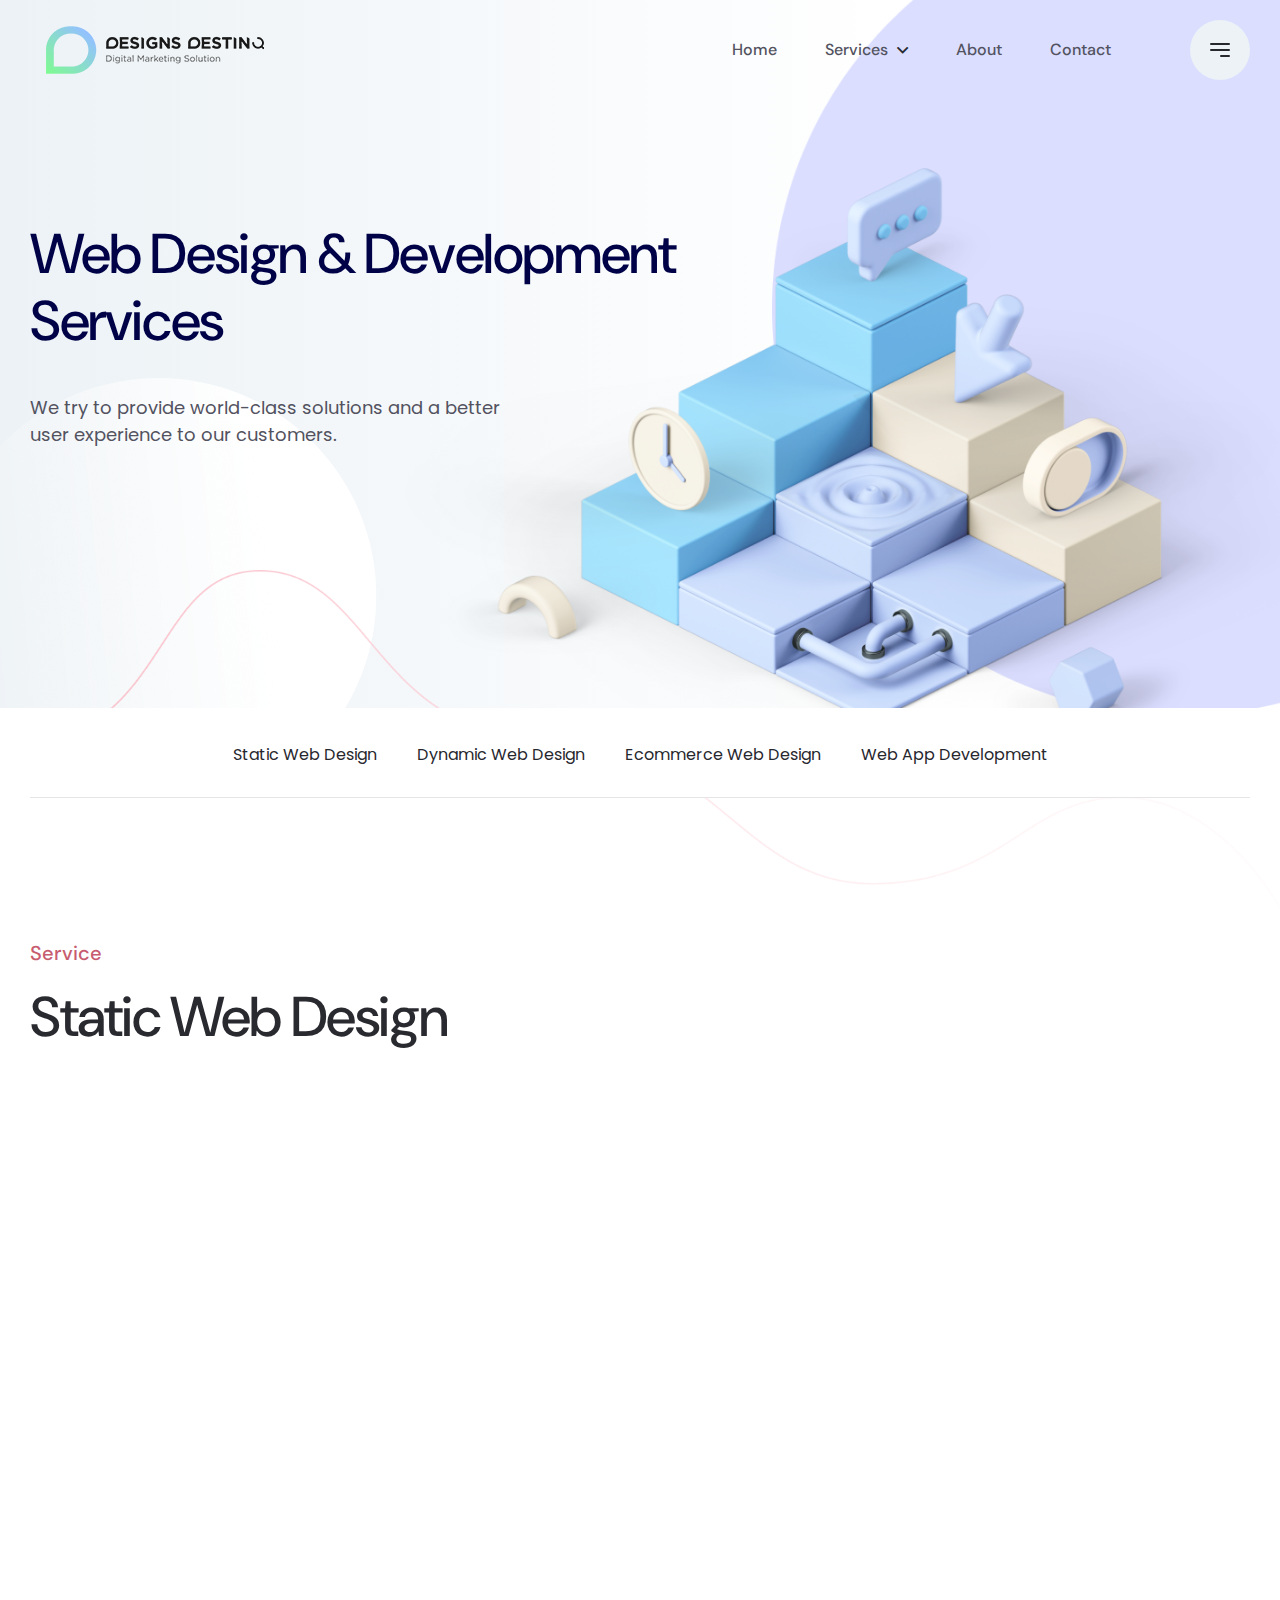
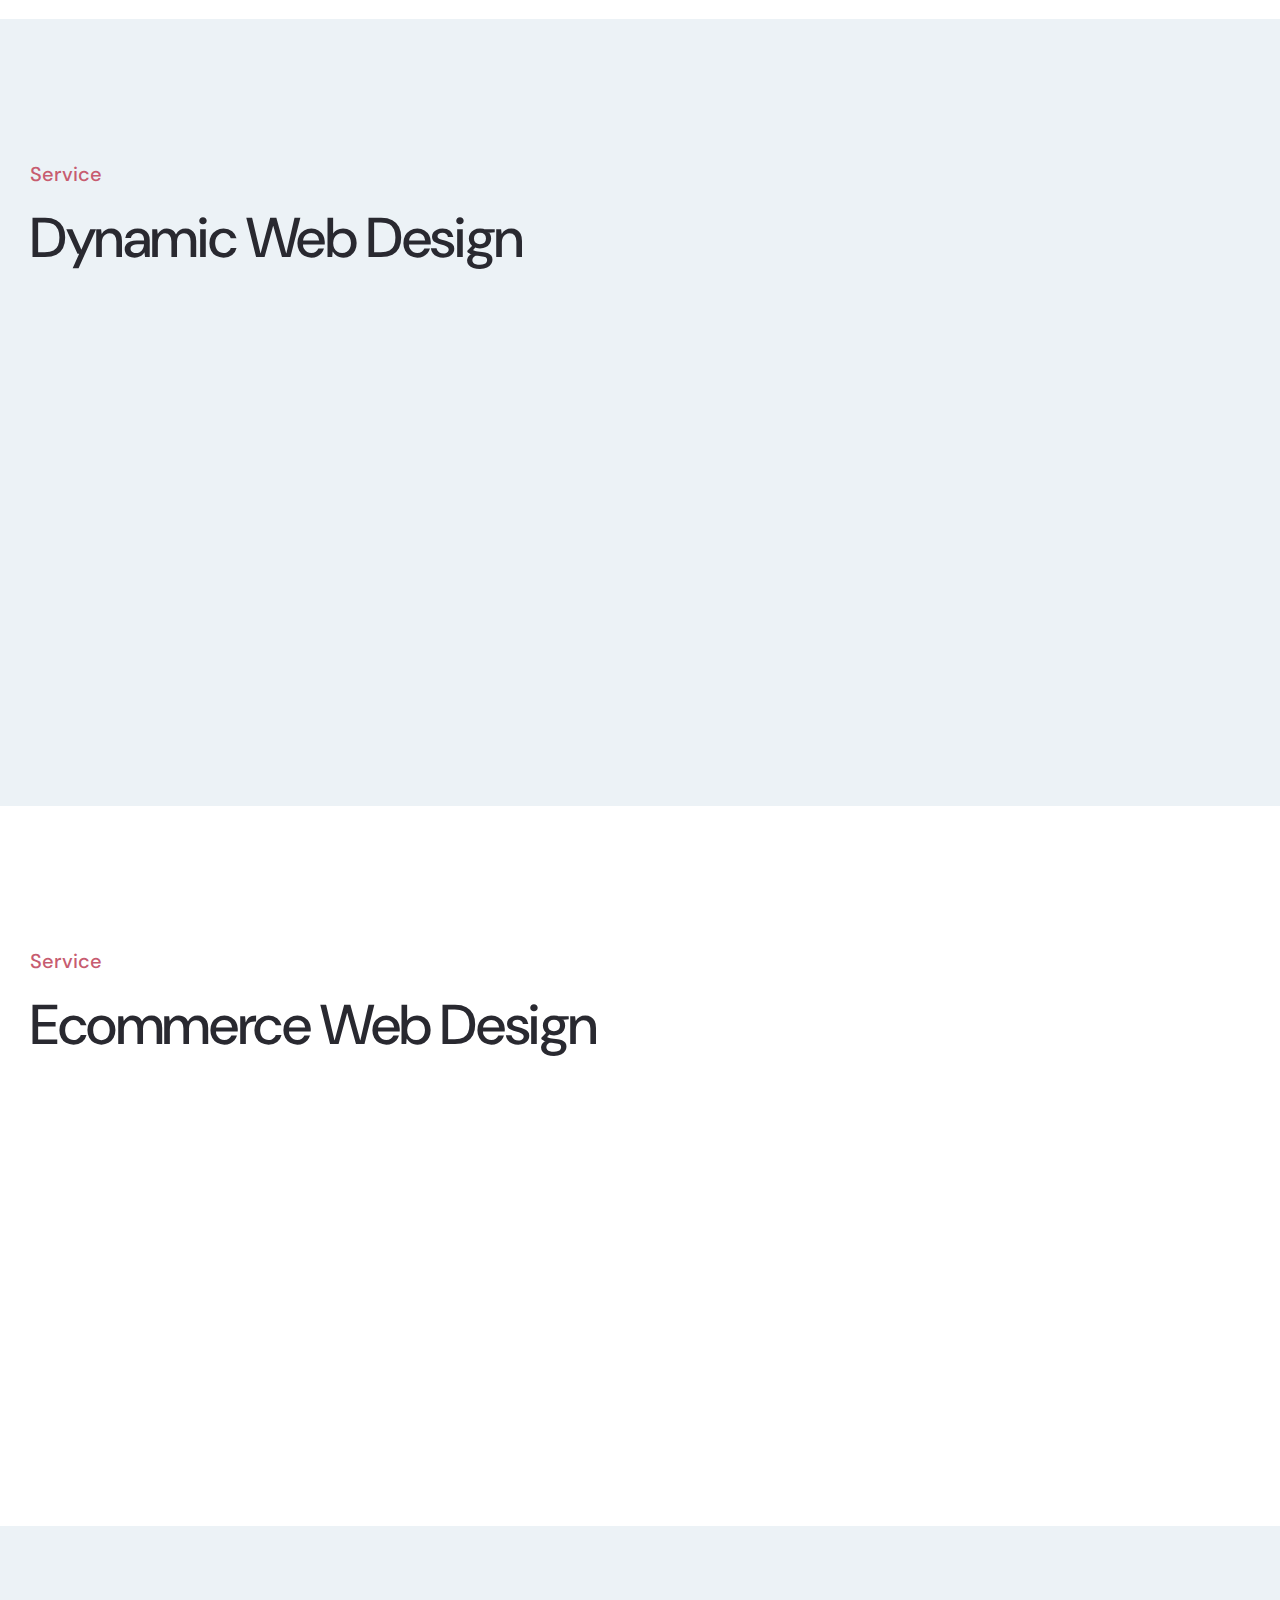
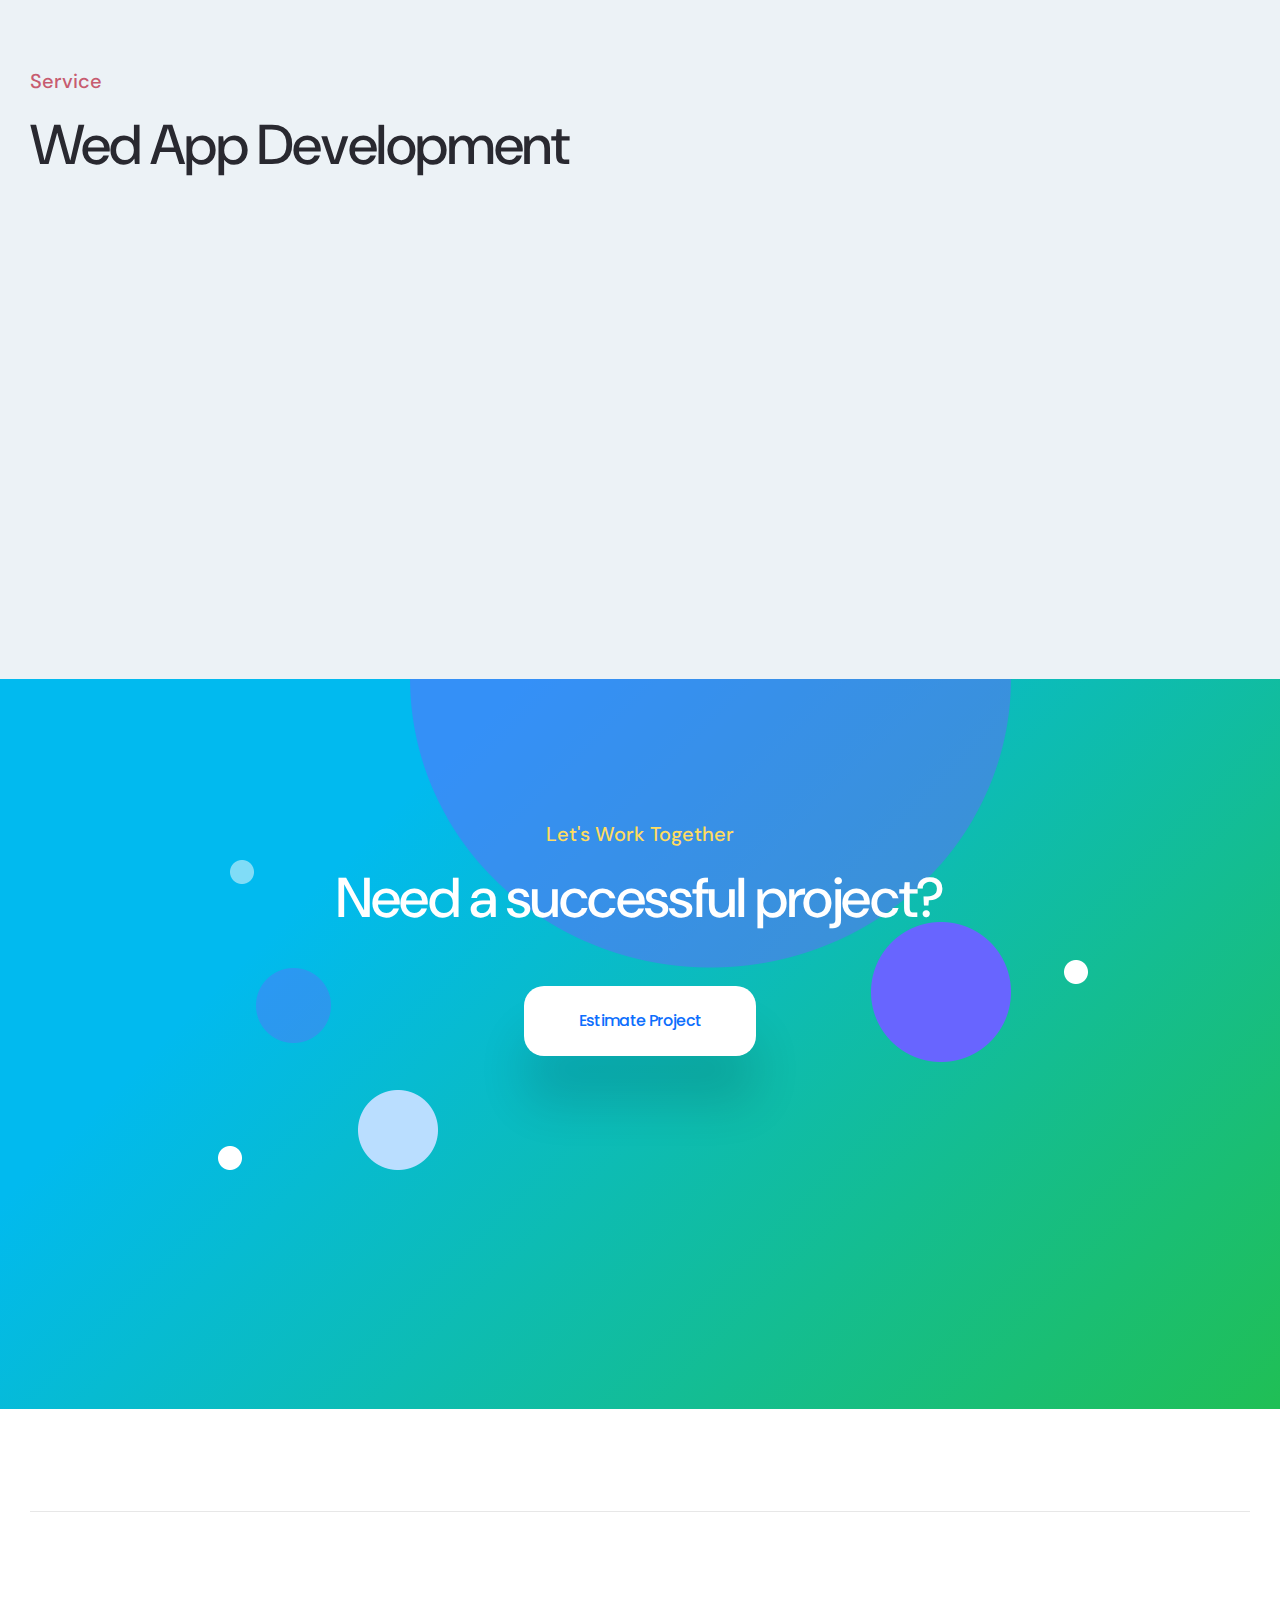
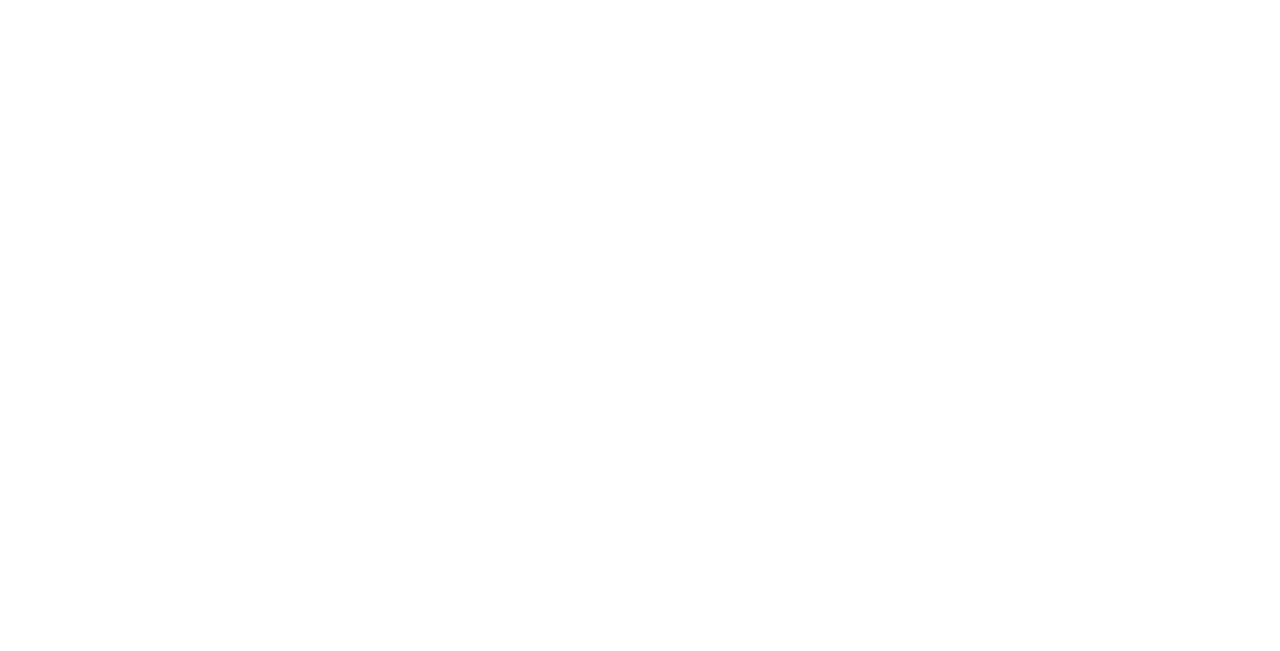
<file: webdesign-development.html>
<!DOCTYPE html>
<html class="no-js" lang="en">

<head>
    <!-- Meta Data -->
    <meta charset="UTF-8">
    <meta http-equiv="X-UA-Compatible" content="IE=edge">
    <title>Designs Destiny | Services</title>
    <meta name="description" content="">
    <meta name="viewport" content="width=device-width, initial-scale=1, shrink-to-fit=no">
    <!-- Favicon -->
    <link rel="shortcut icon" type="image/x-icon" href="assets/media/favicon.png">
    <link rel="stylesheet" href="assets/css/vendor/bootstrap.min.css">
    <link rel="stylesheet" href="assets/css/vendor/font-awesome.css">
    <link rel="stylesheet" href="assets/css/vendor/slick.css">
    <link rel="stylesheet" href="assets/css/vendor/slick-theme.css">
    <link rel="stylesheet" href="assets/css/vendor/sal.css">
    <link rel="stylesheet" href="assets/css/vendor/magnific-popup.css">
    <link rel="stylesheet" href="assets/css/vendor/green-audio-player.min.css">
    <link rel="stylesheet" href="assets/css/vendor/odometer-theme-default.css">

    <!-- Site Stylesheet -->
    <link rel="stylesheet" href="assets/css/app.css">

</head>

<body class="sticky-header">
    <!--[if lte IE 9]>
    <p class="browserupgrade">You are using an <strong>outdated</strong> browser. Please <a href="https://browsehappy.com/">upgrade your browser</a> to improve your experience and security.</p>
  	<![endif]-->
    <a href="#main-wrapper" id="backto-top" class="back-to-top">
        <i class="far fa-angle-double-up"></i>
    </a>

    <!-- Preloader Start Here -->
    <div id="preloader"></div>
    <!-- Preloader End Here -->

    <!-- <div class="my_switcher d-none d-lg-block">
        <ul>
            <li title="Light Mode">
                <a href="javascript:void(0)" class="setColor light" data-theme="light">
                    <i class="fal fa-lightbulb-on"></i>
                </a>
            </li>
            <li title="Dark Mode">
                <a href="javascript:void(0)" class="setColor dark" data-theme="dark">
                    <i class="fas fa-moon"></i>
                </a>
            </li>
        </ul>
    </div> -->

    <div id="main-wrapper" class="main-wrapper">

        <!--=====================================-->
        <!--=        Header Area Start       	=-->
        <!--=====================================-->
        <header class="header axil-header header-style-1">
            <div id="axil-sticky-placeholder"></div>
            <div class="axil-mainmenu">
                <div class="container">
                    <div class="header-navbar">
                        <div class="header-logo">
                            <a href="index.html"><img class="light-version-logo" src="assets/media/ddlogo.png" alt="logo"></a>
                            <a href="index.html"><img class="dark-version-logo" src="assets/media/ddlogo.png" alt="logo"></a>
                            <a href="index.html"><img class="sticky-logo" src="assets/media/ddlogo.png" alt="logo"></a>
                        </div>
                        <div class="header-main-nav">
                            <!-- Start Mainmanu Nav -->
                            <nav class="mainmenu-nav" id="mobilemenu-popup">
                                <div class="d-block d-lg-none">
                                    <div class="mobile-nav-header">
                                        <div class="mobile-nav-logo">
                                            <a href="index.html">
                                                <img class="light-mode" src="assets/media/ddlogo.png" alt="Site Logo">
                                                <img class="dark-mode" src="assets/media/ddlogo.png" alt="Site Logo">
                                            </a>
                                        </div>
                                        <button class="mobile-menu-close" data-bs-dismiss="offcanvas"><i class="fas fa-times"></i></button>
                                    </div>
                                </div>
                                <ul class="mainmenu">
                                    <li><a href="index.html">Home</a></li>
                                    <li class="menu-item-has-children">
                                        <a href="javascript:void(0);">Services</a>
                                        <ul class="axil-submenu">
                                            <li><a href="webdesign-development.html">Web Design & Development</a></li>
                                            <li><a href="branding.html">Branding</a></li>
                                            <li><a href="#">Digital Marketing</a></li>
                                        </ul>
                                    </li>
                                    <li><a href="about-us.html">About</a></li>
                                    <li><a href="contact.html">Contact</a></li>
                                </ul>
                            </nav>
                            <!-- End Mainmanu Nav -->
                        </div>
                        <div class="header-action">
                            <ul class="list-unstyled">
                                <li class="sidemenu-btn d-lg-block d-none">
                                    <button class="btn-wrap" data-bs-toggle="offcanvas" data-bs-target="#offcanvasMenuRight">
                                        <span></span>
                                        <span></span>
                                        <span></span>
                                    </button>
                                </li>
                                <li class="mobile-menu-btn sidemenu-btn d-lg-none d-block">
                                    <button class="btn-wrap" data-bs-toggle="offcanvas" data-bs-target="#mobilemenu-popup">
                                        <span></span>
                                        <span></span>
                                        <span></span>
                                    </button>
                                </li>
                                <!-- <li class="my_switcher d-block d-lg-none">
                                    <ul>
                                        <li title="Light Mode">
                                            <a href="javascript:void(0)" class="setColor light" data-theme="light">
                                                <i class="fal fa-lightbulb-on"></i>
                                            </a>
                                        </li>
                                        <li title="Dark Mode">
                                            <a href="javascript:void(0)" class="setColor dark" data-theme="dark">
                                                <i class="fas fa-moon"></i>
                                            </a>
                                        </li>
                                    </ul>
                                </li> -->
                            </ul>
                        </div>
                    </div>
                </div>
            </div>
        </header>
        <!--=====================================-->
        <!--=       Breadcrumb Area Start       =-->
        <!--=====================================-->
        <div class="breadcrum-area breadcrumb-banner">
            <div class="container">
                <div class="section-heading heading-left" data-sal="slide-right" data-sal-duration="1000" data-sal-delay="300">
                    <h1 class="title h2">Web Design &amp; Development Services</h1>
                    <p>We try to provide world-class solutions and a better user experience to our customers.</p>
                </div>
                <div class="banner-thumbnail" data-sal="slide-up" data-sal-duration="1000" data-sal-delay="400">
                    <img class="paralax-image" src="assets/media/banner/banner-thumb-4.png" alt="Illustration">
                </div>
            </div>
            <ul class="shape-group-8 list-unstyled">
                <li class="shape shape-1" data-sal="slide-right" data-sal-duration="500" data-sal-delay="100">
                    <img src="assets/media/others/bubble-9.png" alt="Bubble">
                </li>
                <li class="shape shape-2" data-sal="slide-left" data-sal-duration="500" data-sal-delay="200">
                    <img src="assets/media/others/bubble-21.png" alt="Bubble">
                </li>
                <li class="shape shape-3" data-sal="slide-up" data-sal-duration="500" data-sal-delay="300">
                    <img src="assets/media/others/line-4.png" alt="Line">
                </li>
            </ul>
        </div>
        <!--=====================================-->
        <!--=        Service Area Start         =-->
        <!--=====================================-->
        <div class="service-scroll-navigation-area">
            <!-- Service Nav -->
            <nav id="onepagenav" class="service-scroll-nav navbar onepagefixed">
                <div class="container">
                    <ul class="nav nav-pills">
                        <li class="nav-item">
                            <a class="nav-link" href="#section1">Static Web Design</a>
                        </li>
                        <li class="nav-item">
                            <a class="nav-link" href="#section2">Dynamic Web Design</a>
                        </li>
                        <li class="nav-item">
                            <a class="nav-link" href="#section3">Ecommerce Web Design</a>
                        </li>
                        <li class="nav-item">
                            <a class="nav-link" href="#section4">Web App Development</a>
                        </li>
                        <!-- <li class="nav-item">
                            <a class="nav-link" href="#section5">Technology</a>
                        </li>
                        <li class="nav-item">
                            <a class="nav-link" href="#section6">Content Strategy</a>
                        </li> -->
                    </ul>
                </div>
            </nav>
            <!-- Design Service -->
            <div class="section section-padding" id="section1">
                <div class="container">
                    <div class="section-heading heading-left">
                        <span class="subtitle">Service</span>
                        <h2 class="title">Static Web Design</h2>
                    </div>
                    <div class="row">
                        <div class="col-lg-4 col-md-6" data-sal="slide-up" data-sal-duration="800" data-sal-delay="100">
                            <div class="services-grid service-style-2">
                                <div class="thumbnail">
                                    <img src="assets/media/icon/icon-4.png" alt="icon">
                                </div>
                                <div class="content">
                                    <h5 class="title"> <a href="service-design.html">Designed by Professionals</a></h5>
                                    <p>Numerous static websites that we've created are suiting our clients' needs exactly.</p>
                                    <!-- <a href="service-design.html" class="more-btn">Find out more</a> -->
                                </div>
                            </div>
                        </div>
                        <div class="col-lg-4 col-md-6" data-sal="slide-up" data-sal-duration="800" data-sal-delay="200">
                            <div class="services-grid service-style-2">
                                <div class="thumbnail">
                                    <img src="assets/media/icon/icon-27.png" alt="icon">
                                </div>
                                <div class="content">
                                    <h5 class="title"> <a href="service-design.html">Proficient in Providing Static Web Design Resolution</a></h5>
                                    <p>Static web design is primarily composed of code and content.</p>
                                    <!-- <a href="service-design.html" class="more-btn">Find out more</a> -->
                                </div>
                            </div>
                        </div>
                        <div class="col-lg-4 col-md-6" data-sal="slide-up" data-sal-duration="800" data-sal-delay="300">
                            <div class="services-grid service-style-2">
                                <div class="thumbnail">
                                    <img src="assets/media/icon/icon-44.png" alt="icon">
                                </div>
                                <div class="content">
                                    <h5 class="title"> <a href="service-design.html">Benefits of Static Web Design</a></h5>
                                    <p>Satic websites are ideal for startups and small enterprises seeking online exposure.</p>
                                    <!-- <a href="service-design.html" class="more-btn">Find out more</a> -->
                                </div>
                            </div>
                        </div>
                        <!-- <div class="col-lg-4 col-md-6" data-sal="slide-up" data-sal-duration="800" data-sal-delay="100">
                            <div class="services-grid service-style-2">
                                <div class="thumbnail">
                                    <img src="assets/media/icon/icon-4.png" alt="icon">
                                </div>
                                <div class="content">
                                    <h5 class="title"> <a href="service-design.html">Graphic/print design</a></h5>
                                    <p>From simple Content Management System to complex eCommerce developer, we cover it all.</p>
                                    <a href="service-design.html" class="more-btn">Find out more</a>
                                </div>
                            </div>
                        </div>
                        <div class="col-lg-4 col-md-6" data-sal="slide-up" data-sal-duration="800" data-sal-delay="200">
                            <div class="services-grid service-style-2">
                                <div class="thumbnail">
                                    <img src="assets/media/icon/icon-30.png" alt="icon">
                                </div>
                                <div class="content">
                                    <h5 class="title"> <a href="service-design.html">Video production</a></h5>
                                    <p>From simple Content Management System to complex eCommerce developer, we cover it all.</p>
                                    <a href="service-design.html" class="more-btn">Find out more</a>
                                </div>
                            </div>
                        </div> -->
                    </div>
                </div>
            </div>
            <!-- Development Service -->
            <div class="section section-padding bg-color-light" id="section2">
                <div class="container">
                    <div class="section-heading heading-left">
                        <span class="subtitle">Service</span>
                        <h2 class="title">Dynamic Web Design</h2>
                    </div>
                    <div class="row">
                        <div class="col-lg-4 col-md-6" data-sal="slide-up" data-sal-duration="800" data-sal-delay="100">
                            <div class="services-grid service-style-2">
                                <div class="thumbnail">
                                    <img src="assets/media/icon/icon-31.png" alt="icon">
                                </div>
                                <div class="content">
                                    <h5 class="title"> <a href="service-development.html">What exactly is a Dynamic Website?</a></h5>
                                    <p>It is contrast to static websites, can be altered by the reader once the page opened.</p>
                                    <!-- <a href="service-development.html" class="more-btn">Find out more</a> -->
                                </div>
                            </div>
                        </div>
                        <div class="col-lg-4 col-md-6" data-sal="slide-up" data-sal-duration="800" data-sal-delay="200">
                            <div class="services-grid service-style-2">
                                <div class="thumbnail">
                                    <img src="assets/media/icon/icon-32.png" alt="icon">
                                </div>
                                <div class="content">
                                    <h5 class="title"> <a href="service-development.html">Advantages of Dynamic Website</a></h5>
                                    <p>No need to contact website provider every time you want to update or remove info</p>
                                    <!-- <a href="service-development.html" class="more-btn">Find out more</a> -->
                                </div>
                            </div>
                        </div>
                        <div class="col-lg-4 col-md-6" data-sal="slide-up" data-sal-duration="800" data-sal-delay="300">
                            <div class="services-grid service-style-2">
                                <div class="thumbnail">
                                    <img src="assets/media/icon/icon-42.png" alt="icon">
                                </div>
                                <div class="content">
                                    <h5 class="title"> <a href="service-development.html">Why us for Dynamic Web Design?</a></h5>
                                    <p>We never accomplish anything without meticulous forethought.</p>
                                    <!-- <a href="service-development.html" class="more-btn">Find out more</a> -->
                                </div>
                            </div>
                        </div>
                    </div>
                </div>
            </div>
            <!-- Online Marketing Service -->
            <div class="section section-padding" id="section3">
                <div class="container">
                    <div class="section-heading heading-left">
                        <span class="subtitle">Service</span>
                        <h2 class="title">Ecommerce Web Design</h2>
                    </div>
                    <div class="row">
                        <div class="col-lg-4 col-md-6" data-sal="slide-up" data-sal-duration="800" data-sal-delay="100">
                            <div class="services-grid service-style-2">
                                <div class="thumbnail">
                                    <img src="assets/media/icon/icon-33.png" alt="icon">
                                </div>
                                <div class="content">
                                    <h5 class="title"> <a href="service-marketing.html">Improve Sales</a></h5>
                                    <p>Create a website that expresses your company's unique to boost online sales.</p>
                                    <!-- <a href="service-marketing.html" class="more-btn">Find out more</a> -->
                                </div>
                            </div>
                        </div>
                        <div class="col-lg-4 col-md-6" data-sal="slide-up" data-sal-duration="800" data-sal-delay="200">
                            <div class="services-grid service-style-2">
                                <div class="thumbnail">
                                    <img src="assets/media/icon/icon-35.png" alt="icon">
                                </div>
                                <div class="content">
                                    <h5 class="title"> <a href="service-marketing.html">Methodology</a></h5>
                                    <p>We brainstorm and create the website for you, to make your website search engine friendly.</p>
                                    <!-- <a href="service-marketing.html" class="more-btn">Find out more</a> -->
                                </div>
                            </div>
                        </div>
                        <div class="col-lg-4 col-md-6" data-sal="slide-up" data-sal-duration="800" data-sal-delay="300">
                            <div class="services-grid service-style-2">
                                <div class="thumbnail">
                                    <img src="assets/media/icon/icon-36.png" alt="icon">
                                </div>
                                <div class="content">
                                    <h5 class="title"> <a href="service-marketing.html">Spotlights</a></h5>
                                    <p>Cool UI/UX, Extremely customizable, Responsive to Mobile, SEO-Friendly.</p>
                                    <!-- <a href="service-marketing.html" class="more-btn">Find out more</a> -->
                                </div>
                            </div>
                        </div>
                        <!-- <div class="col-lg-4 col-md-6" data-sal="slide-up" data-sal-duration="800" data-sal-delay="100">
                            <div class="services-grid service-style-2">
                                <div class="thumbnail">
                                    <img src="assets/media/icon/icon-37.png" alt="icon">
                                </div>
                                <div class="content">
                                    <h5 class="title"> <a href="service-marketing.html">Display marketing</a></h5>
                                    <p>From simple Content Management System to complex eCommerce developer, we cover it all.</p>
                                    <a href="service-marketing.html" class="more-btn">Find out more</a>
                                </div>
                            </div>
                        </div>
                        <div class="col-lg-4 col-md-6" data-sal="slide-up" data-sal-duration="800" data-sal-delay="200">
                            <div class="services-grid service-style-2">
                                <div class="thumbnail">
                                    <img src="assets/media/icon/icon-38.png" alt="icon">
                                </div>
                                <div class="content">
                                    <h5 class="title"> <a href="service-marketing.html">Social Media marketing</a></h5>
                                    <p>From simple Content Management System to complex eCommerce developer, we cover it all.</p>
                                    <a href="service-marketing.html" class="more-btn">Find out more</a>
                                </div>
                            </div>
                        </div> -->
                    </div>
                </div>
            </div>
            <!-- Business Service -->
            <div class="section section-padding bg-color-light" id="section4">
                <div class="container">
                    <div class="section-heading heading-left">
                        <span class="subtitle">Service</span>
                        <h2 class="title">Wed App Development</h2>
                    </div>
                    <div class="row">
                        <div class="col-lg-4 col-md-6" data-sal="slide-up" data-sal-duration="800" data-sal-delay="100">
                            <div class="services-grid service-style-2">
                                <div class="thumbnail">
                                    <img src="assets/media/icon/icon-39.png" alt="icon">
                                </div>
                                <div class="content">
                                    <h5 class="title"> <a href="service-business.html">Custom</a></h5>
                                    <p>We can provide the most powerful and reliable custom web application.</p>
                                    <!-- <a href="service-business.html" class="more-btn">Find out more</a> -->
                                </div>
                            </div>
                        </div>
                        <div class="col-lg-4 col-md-6" data-sal="slide-up" data-sal-duration="800" data-sal-delay="200">
                            <div class="services-grid service-style-2">
                                <div class="thumbnail">
                                    <img src="assets/media/icon/icon-36.png" alt="icon">
                                </div>
                                <div class="content">
                                    <h5 class="title"> <a href="service-business.html">Business Relevant</a></h5>
                                    <p>We create scalable and strong web apps that are designed to help your organisation flourish.</p>
                                    <!-- <a href="service-business.html" class="more-btn">Find out more</a> -->
                                </div>
                            </div>
                        </div>
                        <div class="col-lg-4 col-md-6" data-sal="slide-up" data-sal-duration="800" data-sal-delay="300">
                            <div class="services-grid service-style-2">
                                <div class="thumbnail">
                                    <img src="assets/media/icon/icon-38.png" alt="icon">
                                </div>
                                <div class="content">
                                    <h5 class="title"> <a href="service-business.html">Progressive Web Apps (PWA)</a></h5>
                                    <p>We enable PWAs to operate quickly even with a sluggish network connection, like 2G!</p>
                                    <!-- <a href="service-business.html" class="more-btn">Find out more</a> -->
                                </div>
                            </div>
                        </div>
                        <!-- <div class="col-lg-4 col-md-6" data-sal="slide-up" data-sal-duration="800" data-sal-delay="100">
                            <div class="services-grid service-style-2">
                                <div class="thumbnail">
                                    <img src="assets/media/icon/icon-42.png" alt="icon">
                                </div>
                                <div class="content">
                                    <h5 class="title"> <a href="service-business.html">Reporting</a></h5>
                                    <p>We design professional looking yet Mobile Apps. Our designs are search engine
                                        and user friendly. </p>
                                    <a href="service-business.html" class="more-btn">Find out more</a>
                                </div>
                            </div>
                        </div> -->
                    </div>
                </div>
            </div>
            <!-- Technology Service -->
            <!-- <div class="section section-padding" id="section5">
                <div class="container">
                    <div class="section-heading heading-left">
                        <span class="subtitle">Service</span>
                        <h2 class="title">Technology</h2>
                    </div>
                    <div class="row">
                        <div class="col-lg-4 col-md-6" data-sal="slide-up" data-sal-duration="800" data-sal-delay="100">
                            <div class="services-grid service-style-2">
                                <div class="thumbnail">
                                    <img src="assets/media/icon/icon-43.png" alt="icon">
                                </div>
                                <div class="content">
                                    <h5 class="title"> <a href="service-technology.html">Hosting</a></h5>
                                    <p>We design professional looking yet simple Logo. Our designs are search engine and user friendly.</p>
                                    <a href="service-technology.html" class="more-btn">Find out more</a>
                                </div>
                            </div>
                        </div>
                        <div class="col-lg-4 col-md-6" data-sal="slide-up" data-sal-duration="800" data-sal-delay="200">
                            <div class="services-grid service-style-2">
                                <div class="thumbnail">
                                    <img src="assets/media/icon/icon-44.png" alt="icon">
                                </div>
                                <div class="content">
                                    <h5 class="title"> <a href="service-technology.html">Big data analysis</a></h5>
                                    <p>We design professional looking yet simple websites. Our designs are search engine and user friendly.</p>
                                    <a href="service-technology.html" class="more-btn">Find out more</a>
                                </div>
                            </div>
                        </div>
                    </div>
                </div>
            </div> -->
            <!-- Content strategy Service -->
            <!-- <div class="section section-padding bg-color-light" id="section6">
                <div class="container">
                    <div class="section-heading heading-left">
                        <span class="subtitle">Service</span>
                        <h2 class="title">Content strategy</h2>
                    </div>
                    <div class="row">
                        <div class="col-lg-4 col-md-6" data-sal="slide-up" data-sal-duration="800" data-sal-delay="100">
                            <div class="services-grid service-style-2">
                                <div class="thumbnail">
                                    <img src="assets/media/icon/icon-45.png" alt="icon">
                                </div>
                                <div class="content">
                                    <h5 class="title"> <a href="service-content-strategy.html">Web Audit Practices</a></h5>
                                    <p>industry-icon-1 Web Audit Practices A reputable marketing strategy company runs a complete digital,</p>
                                    <a href="service-content-strategy.html" class="more-btn">Find out more</a>
                                </div>
                            </div>
                        </div>
                        <div class="col-lg-4 col-md-6" data-sal="slide-up" data-sal-duration="800" data-sal-delay="200">
                            <div class="services-grid service-style-2">
                                <div class="thumbnail">
                                    <img src="assets/media/icon/icon-46.png" alt="icon">
                                </div>
                                <div class="content">
                                    <h5 class="title"> <a href="service-content-strategy.html">Marketing Flexibility</a></h5>
                                    <p>Do you cater to other businesses, investors, decision-makers or consumers? A trustworthy digital</p>
                                    <a href="service-content-strategy.html" class="more-btn">Find out more</a>
                                </div>
                            </div>
                        </div>
                        <div class="col-lg-4 col-md-6" data-sal="slide-up" data-sal-duration="800" data-sal-delay="300">
                            <div class="services-grid service-style-2">
                                <div class="thumbnail">
                                    <img src="assets/media/icon/icon-47.png" alt="icon">
                                </div>
                                <div class="content">
                                    <h5 class="title"> <a href="service-content-strategy.html">Advertising Strategy</a></h5>
                                    <p>Promoting your products and services online requires cutting-edge organic and paid search strategies to rise</p>
                                    <a href="service-content-strategy.html" class="more-btn">Find out more</a>
                                </div>
                            </div>
                        </div>
                    </div>
                </div>
            </div> -->
        </div>

        <!--=====================================-->
        <!--=     Call To Action Area Start     =-->
        <!--=====================================-->
        <section class="section call-to-action-area">
            <div class="container">
                <div class="call-to-action">
                    <div class="section-heading heading-light">
                        <span class="subtitle">Let's Work Together</span>
                        <h2 class="title">Need a successful project?</h2>
                        <a href="contact.html" class="axil-btn btn-large btn-fill-white">Estimate Project</a>
                    </div>
                    <div class="thumbnail">
                        <div class="larg-thumb" data-sal="zoom-in" data-sal-duration="600" data-sal-delay="100">
                            <img class="paralax-image" src="assets/media/others/chat-group.png" alt="Chat">
                        </div>
                        <ul class="list-unstyled small-thumb">
                            <li class="shape shape-1" data-sal="slide-right" data-sal-duration="800" data-sal-delay="400">
                                <img class="paralax-image" src="assets/media/others/laptop-poses.png" alt="Laptop">
                            </li>
                            <li class="shape shape-2" data-sal="slide-left" data-sal-duration="800" data-sal-delay="300">
                                <img class="paralax-image" src="assets/media/others/bill-pay.png" alt="Bill">
                            </li>
                        </ul>
                    </div>
                </div>
            </div>
            <ul class="list-unstyled shape-group-9">
                <li class="shape shape-1"><img src="assets/media/others/bubble-12.png" alt="Comments"></li>
                <li class="shape shape-2"><img src="assets/media/others/bubble-16.png" alt="Comments"></li>
                <li class="shape shape-3"><img src="assets/media/others/bubble-13.png" alt="Comments"></li>
                <li class="shape shape-4"><img src="assets/media/others/bubble-14.png" alt="Comments"></li>
                <li class="shape shape-5"><img src="assets/media/others/bubble-16.png" alt="Comments"></li>
                <li class="shape shape-6"><img src="assets/media/others/bubble-15.png" alt="Comments"></li>
                <li class="shape shape-7"><img src="assets/media/others/bubble-16.png" alt="Comments"></li>
            </ul>
        </section>
        <!--=====================================-->
        <!--=        Footer Area Start       	=-->
        <!--=====================================-->
        <footer class="footer-area">
            <div class="container">
                <div class="footer-top">
                    <div class="footer-social-link">
                        <ul class="list-unstyled">
                            <li><a href="https://facebook.com/" data-sal="slide-up" data-sal-duration="500" data-sal-delay="100"><i class="fab fa-facebook-f"></i></a></li>
                            <li><a href="https://twitter.com/" data-sal="slide-up" data-sal-duration="500" data-sal-delay="200"><i class="fab fa-twitter"></i></a></li>
                            <!-- <li><a href="https://www.pinterest.com/" data-sal="slide-up" data-sal-duration="500" data-sal-delay="300"><i class="fab fa-pinterest-p"></i></a></li> -->
                            <li><a href="https://www.linkedin.com/" data-sal="slide-up" data-sal-duration="500" data-sal-delay="400"><i class="fab fa-linkedin-in"></i></a></li>
                            <li><a href="https://www.instagram.com/" data-sal="slide-up" data-sal-duration="500" data-sal-delay="500"><i class="fab fa-instagram"></i></a></li>
                            <!-- <li><a href="https://vimeo.com/" data-sal="slide-up" data-sal-duration="500" data-sal-delay="600"><i class="fab fa-vimeo-v"></i></a></li> -->
                            <!-- <li><a href="https://dribbble.com/" data-sal="slide-up" data-sal-duration="500" data-sal-delay="700"><i class="fab fa-dribbble"></i></a></li> -->
                            <!-- <li><a href="https://www.behance.net/" data-sal="slide-up" data-sal-duration="500" data-sal-delay="800"><i class="fab fa-behance"></i></a></li> -->
                        </ul>
                    </div>
                </div>
                <div class="footer-main">
                    <div class="row">
                        <div class="col-xl-6 col-lg-5" data-sal="slide-right" data-sal-duration="800" data-sal-delay="100">
                            <div class="footer-widget border-end">
                                <div class="footer-newsletter">
                                    <h2 class="title">Get in touch!</h2>
                                    <!-- <p>Fusce varius, dolor tempor interdum tristique, dui urna bib
                                        endum magna, ut ullamcorper purus</p> -->
                                        <form method="POST" action="mail.php" class="axil-contact-form">
                                            <div class="form-group">
                                                <input type="text" class="form-control" name="contact-name" placeholder="John Smith">
                                            </div>
                                            <div class="form-group mb--40">
                                                <input type="tel" class="form-control" name="contact-company" placeholder="+123456789">
                                            </div>
                                            <div class="form-group">
                                                <button type="submit" class="axil-btn btn-fill-primary btn-primary" name="submit-btn">Submit</button>
                                            </div>
                                            <input type="hidden" class="form-control" name="contact-message" value="Null">
                                        </form>
                                </div>
                            </div>
                        </div>
                        <div class="col-xl-6 col-lg-7" data-sal="slide-left" data-sal-duration="800" data-sal-delay="100">
                            <div class="row">
                                <div class="col-sm-6">
                                    <div class="footer-widget">
                                        <h6 class="widget-title">Services</h6>
                                        <div class="footer-menu-link">
                                            <ul class="list-unstyled">
                                                <li><a href="service-design.html">Branding</a></li>
                                                <li><a href="webdesign-development.html">Website Design &amp; Development</a></li>
                                                <li><a href="service-development.html">Digital Marketing</a></li>
                                                <!-- <li><a href="service-marketing.html">Search Engine Optimization</a></li>
                                                <li><a href="service-marketing.html">Pay-Per-Click</a></li>
                                                <li><a href="service-marketing.html">Social Media Marketing</a></li> -->
                                            </ul>
                                        </div>
                                    </div>
                                </div>
                                <div class="col-sm-3">
                                    <div class="footer-widget">
                                        <h6 class="widget-title">Resourses</h6>
                                        <div class="footer-menu-link">
                                            <ul class="list-unstyled">
                                                <li><a href="blog.html">Blog</a></li>
                                                <li><a href="case-study.html">Case Studies</a></li>
                                                <li><a href="portfolio.html">Portfolio</a></li>
                                            </ul>
                                        </div>
                                    </div>
                                </div>
                                <div class="col-sm-3">
                                    <div class="footer-widget">
                                        <h6 class="widget-title">Support</h6>
                                        <div class="footer-menu-link">
                                            <ul class="list-unstyled">
                                                <li><a href="contact.html">Contact</a></li>
                                                <li><a href="privacy-policy.html">Privacy Policy</a></li>
                                                <li><a href="terms-of-use.html">Terms of Use</a></li>
                                            </ul>
                                        </div>
                                    </div>
                                </div>
                            </div>

                            <!-- Address -->
                            <div class="row">
                                <div class="col-sm-6">
                                    <div class="footer-widget">
                                        <h6 class="widget-title">Location</h6>
                                        <div class="footer-menu-link">
                                            <address class="address">
                                                <p>#2, Ponmani Complex, Gandhi Road <br> Near Navy, Arakkonam - 631002</p>
                                            </address>
                                        </div>
                                    </div>
                                </div>
                                <div class="col-sm-6">
                                    <div class="footer-widget">
                                        <div class="footer-menu-link">
                                            <h6 class="widget-title">We're Available 24/7. Call Now.</h6>
                                            <address class="address">
                                                <a class="tel" href="tel:8884562790"><i class="fas fa-phone"></i> +91 96296 25023</a> <br>
                                                <a class="tel" href="tel:12125553333"><i class="fas fa-fax"></i> 04177 222222</a>
                                            </address>
                                        </div>
                                    </div>
                            </div>
                            <!-- Address -->

                        </div>
                    </div>
                </div>
                <div class="footer-bottom" data-sal="slide-up" data-sal-duration="500" data-sal-delay="100">
                    <div class="row">
                        <div class="col-md-6">
                            <div class="footer-copyright">
                                <span class="copyright-text">© 2022. All rights reserved by <a href="https://designsdestiny.in/">Designs Destiny</a>.</span>
                            </div>
                        </div>
                        <div class="col-md-6">
                            <div class="footer-bottom-link">
                                <ul class="list-unstyled">
                                    <li><a href="privacy-policy.html">Privacy Policy</a></li>
                                    <li><a href="terms-of-use.html">Terms of Use</a></li>
                                </ul>
                            </div>
                        </div>
                    </div>
                </div>
            </div>
        </footer>





        <!--=====================================-->
        <!--=       Offcanvas Menu Area       	=-->
        <!--=====================================-->
        <div class="offcanvas offcanvas-end header-offcanvasmenu" tabindex="-1" id="offcanvasMenuRight">
            <div class="offcanvas-header">
                <button type="button" class="btn-close" data-bs-dismiss="offcanvas" aria-label="Close"></button>
            </div>
            <div class="offcanvas-body">
                <form action="#" class="side-nav-search-form">
                    <div class="form-group">
                        <input type="text" class="search-field" name="search-field" placeholder="Search...">
                        <button class="side-nav-search-btn"><i class="fas fa-search"></i></button>
                    </div>
                </form>
                <div class="row ">
                    <div class="col-lg-5 col-xl-6">
                        <ul class="main-navigation list-unstyled">
                            <li><a href="index.html">Home</a></li>
                            <li><a href="index-2.html">Service</a></li>
                            <li><a href="index-3.html">About</a></li>
                            <li><a href="index-4.html">Contact</a></li>
                            <!-- <li><a href="index-5.html">Corporate Agency</a></li> -->
                        </ul>
                    </div>
                    <div class="col-lg-7 col-xl-6">
                        <div class="contact-info-wrap">
                            <div class="contact-inner">
                                <address class="address">
                                    <span class="title">Contact Information</span>
                                    <p>#2, Ponmani Complex, Gandhi Road <br> Near Navy, Arakkonam - 631002</p>
                                </address>
                                <address class="address">
                                    <span class="title">We're Available 24/7. Call Now.</span>
                                    <a class="tel" href="tel:8884562790"><i class="fas fa-phone"></i>+91 96296 25023</a>
                                    <a class="tel" href="tel:12125553333"><i class="fas fa-fax"></i>04177 222222</a>
                                </address>
                            </div>
                            <div class="contact-inner">
                                <h5 class="title">Find us here</h5>
                                <div class="contact-social-share">
                                    <ul class="social-share list-unstyled">
                                        <li><a href="https://facebook.com/"><i class="fab fa-facebook-f"></i></a></li>
                                        <li><a href="https://twitter.com/"><i class="fab fa-twitter"></i></a></li>
                                        <li><a href="https://www.behance.net/"><i class="fab fa-behance"></i></a></li>
                                        <li><a href="https://www.linkedin.com/"><i class="fab fa-linkedin-in"></i></a></li>
                                    </ul>
                                </div>
                            </div>
                        </div>
                    </div>
                </div>
            </div>
        </div>
    </div>

    <!-- Jquery Js -->
    <script src="assets/js/vendor/jquery-3.6.0.min.js"></script>
    <script src="assets/js/vendor/bootstrap.min.js"></script>
    <script src="assets/js/vendor/isotope.pkgd.min.js"></script>
    <script src="assets/js/vendor/imagesloaded.pkgd.min.js"></script>
    <script src="assets/js/vendor/odometer.min.js"></script>
    <script src="assets/js/vendor/jquery-appear.js"></script>
    <script src="assets/js/vendor/slick.min.js"></script>
    <script src="assets/js/vendor/sal.js"></script>
    <script src="assets/js/vendor/jquery.magnific-popup.min.js"></script>
    <script src="assets/js/vendor/js.cookie.js"></script>
    <script src="assets/js/vendor/jquery.style.switcher.js"></script>
    <script src="assets/js/vendor/jquery.countdown.min.js"></script>
    <script src="assets/js/vendor/tilt.js"></script>
    <script src="assets/js/vendor/green-audio-player.min.js"></script>
    <script src="assets/js/vendor/jquery.nav.js"></script>

    <!-- Site Scripts -->
    <script src="assets/js/app.js"></script>
</body>

</html>
</file>
<file: assets/css/vendor/sal.css>
[data-sal]{transition-duration:.2s;transition-duration:var(--sal-duration,.2s);transition-delay:0s;transition-delay:var(--sal-delay,0s);transition-timing-function:ease;transition-timing-function:var(--sal-easing,ease)}[data-sal][data-sal-duration="200"]{transition-duration:.2s}[data-sal][data-sal-duration="250"]{transition-duration:.25s}[data-sal][data-sal-duration="300"]{transition-duration:.3s}[data-sal][data-sal-duration="350"]{transition-duration:.35s}[data-sal][data-sal-duration="400"]{transition-duration:.4s}[data-sal][data-sal-duration="450"]{transition-duration:.45s}[data-sal][data-sal-duration="500"]{transition-duration:.5s}[data-sal][data-sal-duration="550"]{transition-duration:.55s}[data-sal][data-sal-duration="600"]{transition-duration:.6s}[data-sal][data-sal-duration="650"]{transition-duration:.65s}[data-sal][data-sal-duration="700"]{transition-duration:.7s}[data-sal][data-sal-duration="750"]{transition-duration:.75s}[data-sal][data-sal-duration="800"]{transition-duration:.8s}[data-sal][data-sal-duration="850"]{transition-duration:.85s}[data-sal][data-sal-duration="900"]{transition-duration:.9s}[data-sal][data-sal-duration="950"]{transition-duration:.95s}[data-sal][data-sal-duration="1000"]{transition-duration:1s}[data-sal][data-sal-duration="1050"]{transition-duration:1.05s}[data-sal][data-sal-duration="1100"]{transition-duration:1.1s}[data-sal][data-sal-duration="1150"]{transition-duration:1.15s}[data-sal][data-sal-duration="1200"]{transition-duration:1.2s}[data-sal][data-sal-duration="1250"]{transition-duration:1.25s}[data-sal][data-sal-duration="1300"]{transition-duration:1.3s}[data-sal][data-sal-duration="1350"]{transition-duration:1.35s}[data-sal][data-sal-duration="1400"]{transition-duration:1.4s}[data-sal][data-sal-duration="1450"]{transition-duration:1.45s}[data-sal][data-sal-duration="1500"]{transition-duration:1.5s}[data-sal][data-sal-duration="1550"]{transition-duration:1.55s}[data-sal][data-sal-duration="1600"]{transition-duration:1.6s}[data-sal][data-sal-duration="1650"]{transition-duration:1.65s}[data-sal][data-sal-duration="1700"]{transition-duration:1.7s}[data-sal][data-sal-duration="1750"]{transition-duration:1.75s}[data-sal][data-sal-duration="1800"]{transition-duration:1.8s}[data-sal][data-sal-duration="1850"]{transition-duration:1.85s}[data-sal][data-sal-duration="1900"]{transition-duration:1.9s}[data-sal][data-sal-duration="1950"]{transition-duration:1.95s}[data-sal][data-sal-duration="2000"]{transition-duration:2s}[data-sal][data-sal-delay="50"]{transition-delay:.05s}[data-sal][data-sal-delay="100"]{transition-delay:.1s}[data-sal][data-sal-delay="150"]{transition-delay:.15s}[data-sal][data-sal-delay="200"]{transition-delay:.2s}[data-sal][data-sal-delay="250"]{transition-delay:.25s}[data-sal][data-sal-delay="300"]{transition-delay:.3s}[data-sal][data-sal-delay="350"]{transition-delay:.35s}[data-sal][data-sal-delay="400"]{transition-delay:.4s}[data-sal][data-sal-delay="450"]{transition-delay:.45s}[data-sal][data-sal-delay="500"]{transition-delay:.5s}[data-sal][data-sal-delay="550"]{transition-delay:.55s}[data-sal][data-sal-delay="600"]{transition-delay:.6s}[data-sal][data-sal-delay="650"]{transition-delay:.65s}[data-sal][data-sal-delay="700"]{transition-delay:.7s}[data-sal][data-sal-delay="750"]{transition-delay:.75s}[data-sal][data-sal-delay="800"]{transition-delay:.8s}[data-sal][data-sal-delay="850"]{transition-delay:.85s}[data-sal][data-sal-delay="900"]{transition-delay:.9s}[data-sal][data-sal-delay="950"]{transition-delay:.95s}[data-sal][data-sal-delay="1000"]{transition-delay:1s}[data-sal][data-sal-easing=linear]{transition-timing-function:linear}[data-sal][data-sal-easing=ease]{transition-timing-function:ease}[data-sal][data-sal-easing=ease-in]{transition-timing-function:ease-in}[data-sal][data-sal-easing=ease-out]{transition-timing-function:ease-out}[data-sal][data-sal-easing=ease-in-out]{transition-timing-function:ease-in-out}[data-sal][data-sal-easing=ease-in-cubic]{transition-timing-function:cubic-bezier(.55,.055,.675,.19)}[data-sal][data-sal-easing=ease-out-cubic]{transition-timing-function:cubic-bezier(.215,.61,.355,1)}[data-sal][data-sal-easing=ease-in-out-cubic]{transition-timing-function:cubic-bezier(.645,.045,.355,1)}[data-sal][data-sal-easing=ease-in-circ]{transition-timing-function:cubic-bezier(.6,.04,.98,.335)}[data-sal][data-sal-easing=ease-out-circ]{transition-timing-function:cubic-bezier(.075,.82,.165,1)}[data-sal][data-sal-easing=ease-in-out-circ]{transition-timing-function:cubic-bezier(.785,.135,.15,.86)}[data-sal][data-sal-easing=ease-in-expo]{transition-timing-function:cubic-bezier(.95,.05,.795,.035)}[data-sal][data-sal-easing=ease-out-expo]{transition-timing-function:cubic-bezier(.19,1,.22,1)}[data-sal][data-sal-easing=ease-in-out-expo]{transition-timing-function:cubic-bezier(1,0,0,1)}[data-sal][data-sal-easing=ease-in-quad]{transition-timing-function:cubic-bezier(.55,.085,.68,.53)}[data-sal][data-sal-easing=ease-out-quad]{transition-timing-function:cubic-bezier(.25,.46,.45,.94)}[data-sal][data-sal-easing=ease-in-out-quad]{transition-timing-function:cubic-bezier(.455,.03,.515,.955)}[data-sal][data-sal-easing=ease-in-quart]{transition-timing-function:cubic-bezier(.895,.03,.685,.22)}[data-sal][data-sal-easing=ease-out-quart]{transition-timing-function:cubic-bezier(.165,.84,.44,1)}[data-sal][data-sal-easing=ease-in-out-quart]{transition-timing-function:cubic-bezier(.77,0,.175,1)}[data-sal][data-sal-easing=ease-in-quint]{transition-timing-function:cubic-bezier(.755,.05,.855,.06)}[data-sal][data-sal-easing=ease-out-quint]{transition-timing-function:cubic-bezier(.23,1,.32,1)}[data-sal][data-sal-easing=ease-in-out-quint]{transition-timing-function:cubic-bezier(.86,0,.07,1)}[data-sal][data-sal-easing=ease-in-sine]{transition-timing-function:cubic-bezier(.47,0,.745,.715)}[data-sal][data-sal-easing=ease-out-sine]{transition-timing-function:cubic-bezier(.39,.575,.565,1)}[data-sal][data-sal-easing=ease-in-out-sine]{transition-timing-function:cubic-bezier(.445,.05,.55,.95)}[data-sal][data-sal-easing=ease-in-back]{transition-timing-function:cubic-bezier(.6,-.28,.735,.045)}[data-sal][data-sal-easing=ease-out-back]{transition-timing-function:cubic-bezier(.175,.885,.32,1.275)}[data-sal][data-sal-easing=ease-in-out-back]{transition-timing-function:cubic-bezier(.68,-.55,.265,1.55)}[data-sal|=fade]{opacity:0;transition-property:opacity}[data-sal|=fade].sal-animate,body.sal-disabled [data-sal|=fade]{opacity:1}[data-sal|=slide]{opacity:0;transition-property:opacity,transform}[data-sal=slide-up]{transform:translateY(20%)}[data-sal=slide-down]{transform:translateY(-20%)}[data-sal=slide-left]{transform:translateX(20%)}[data-sal=slide-right]{transform:translateX(-20%)}[data-sal|=slide].sal-animate,body.sal-disabled [data-sal|=slide]{opacity:1;transform:none}[data-sal|=zoom]{opacity:0;transition-property:opacity,transform}[data-sal=zoom-in]{transform:scale(.5)}[data-sal=zoom-out]{transform:scale(1.1)}[data-sal|=zoom].sal-animate,body.sal-disabled [data-sal|=zoom]{opacity:1;transform:none}[data-sal|=flip]{-webkit-backface-visibility:hidden;backface-visibility:hidden;transition-property:transform}[data-sal=flip-left]{transform:perspective(2000px) rotateY(-91deg)}[data-sal=flip-right]{transform:perspective(2000px) rotateY(91deg)}[data-sal=flip-up]{transform:perspective(2000px) rotateX(-91deg)}[data-sal=flip-down]{transform:perspective(2000px) rotateX(91deg)}[data-sal|=flip].sal-animate,body.sal-disabled [data-sal|=flip]{transform:none}
</file>
<file: assets/css/vendor/odometer-theme-default.css>
.odometer.odometer-auto-theme, .odometer.odometer-theme-default {
  display: inline-block;
  vertical-align: middle;
  *vertical-align: auto;
  *zoom: 1;
  *display: inline;
  position: relative;
}
.odometer.odometer-auto-theme .odometer-digit, .odometer.odometer-theme-default .odometer-digit {
  display: inline-block;
  vertical-align: middle;
  *vertical-align: auto;
  *zoom: 1;
  *display: inline;
  position: relative;
}
.odometer.odometer-auto-theme .odometer-digit .odometer-digit-spacer, .odometer.odometer-theme-default .odometer-digit .odometer-digit-spacer {
  display: inline-block;
  vertical-align: middle;
  *vertical-align: auto;
  *zoom: 1;
  *display: inline;
  visibility: hidden;
}
.odometer.odometer-auto-theme .odometer-digit .odometer-digit-inner, .odometer.odometer-theme-default .odometer-digit .odometer-digit-inner {
  text-align: left;
  display: block;
  position: absolute;
  top: 0;
  left: 0;
  right: 0;
  bottom: 0;
  overflow: hidden;
}
.odometer.odometer-auto-theme .odometer-digit .odometer-ribbon, .odometer.odometer-theme-default .odometer-digit .odometer-ribbon {
  display: block;
}
.odometer.odometer-auto-theme .odometer-digit .odometer-ribbon-inner, .odometer.odometer-theme-default .odometer-digit .odometer-ribbon-inner {
  display: block;
  -webkit-backface-visibility: hidden;
}
.odometer.odometer-auto-theme .odometer-digit .odometer-value, .odometer.odometer-theme-default .odometer-digit .odometer-value {
  display: block;
  -webkit-transform: translateZ(0);
}
.odometer.odometer-auto-theme .odometer-digit .odometer-value.odometer-last-value, .odometer.odometer-theme-default .odometer-digit .odometer-value.odometer-last-value {
  position: absolute;
}
.odometer.odometer-auto-theme.odometer-animating-up .odometer-ribbon-inner, .odometer.odometer-theme-default.odometer-animating-up .odometer-ribbon-inner {
  -webkit-transition: -webkit-transform 2s;
  -moz-transition: -moz-transform 2s;
  -ms-transition: -ms-transform 2s;
  -o-transition: -o-transform 2s;
  transition: transform 2s;
}
.odometer.odometer-auto-theme.odometer-animating-up.odometer-animating .odometer-ribbon-inner, .odometer.odometer-theme-default.odometer-animating-up.odometer-animating .odometer-ribbon-inner {
  -webkit-transform: translateY(-100%);
  -moz-transform: translateY(-100%);
  -ms-transform: translateY(-100%);
  -o-transform: translateY(-100%);
  transform: translateY(-100%);
}
.odometer.odometer-auto-theme.odometer-animating-down .odometer-ribbon-inner, .odometer.odometer-theme-default.odometer-animating-down .odometer-ribbon-inner {
  -webkit-transform: translateY(-100%);
  -moz-transform: translateY(-100%);
  -ms-transform: translateY(-100%);
  -o-transform: translateY(-100%);
  transform: translateY(-100%);
}
.odometer.odometer-auto-theme.odometer-animating-down.odometer-animating .odometer-ribbon-inner, .odometer.odometer-theme-default.odometer-animating-down.odometer-animating .odometer-ribbon-inner {
  -webkit-transition: -webkit-transform 2s;
  -moz-transition: -moz-transform 2s;
  -ms-transition: -ms-transform 2s;
  -o-transition: -o-transform 2s;
  transition: transform 2s;
  -webkit-transform: translateY(0);
  -moz-transform: translateY(0);
  -ms-transform: translateY(0);
  -o-transform: translateY(0);
  transform: translateY(0);
}

.odometer.odometer-auto-theme, .odometer.odometer-theme-default {
  font-family: "Helvetica Neue", sans-serif;
  line-height: 1.1em;
}
.odometer.odometer-auto-theme .odometer-value, .odometer.odometer-theme-default .odometer-value {
  text-align: center;
}
</file>
<file: assets/css/app.css>
/*---------------------------------------------
Template Name: Abstrak
Template URL: https://new.axilthemes.com/demo/template/abstrak/
Description: Digital Agency HTML5 Template
Author: Axilthemes
Author URL: https://axilthemes.com/
Version: 1.6.0

===============================================   
STYLESHEET INDEXING
|
|___ Default Styles
|	|___ Variables
|	|___ Reset Styels
|	|___ Typography
|	|___ Forms Styles
|	|___ Helper Classes 
|
|___ Elements Styles
|	|___ Back To Top
|	|___ Breadcrumb
|	|___ Button
|	|___ Pagination 
|	|___ Section Heading
|	|___ Slick 
|
|___Template Styles
|	|___ About Us
|	|___ Banner
|	|___ Brand
|	|___ Call To Action
|	|___ Case Study
|	|___ Contact
|	|___ Counter Up
|	|___ FAQ
|	|___ Pricing
|	|___ Process
|	|___ Project
|	|___ Service
|	|___ Team
|	|___ Testimonial
|	|___  Why Choose
|	|___  404 Error
|
|___Blocks Styles
|	|___ Header Styles
|	|___ Blog Styles
|	|___ Footer Styles
|
|___Dark Style
|
|___Spacing
|
|___ END STYLESHEET INDEXING

--------------------------------------------*/
/*=======================================================================
1. Default Styles
=========================================================================*/
/*-------------------------
    Variables
-------------------------*/
@import url("https://fonts.googleapis.com/css2?family=DM+Sans:ital,wght@0,400;0,500;0,700;1,400&family=Poppins:wght@300;400;500;600;700;800;900&display=swap");

:root {
    --color-primary: #5956E9;
    --color-white: #ffffff;
    --color-black: #000000;
    --color-light: #ECF2F6;
    --color-dark: #27272E;
    --color-text-dark: #292930;
    --color-accent1: #FFDC60;
    --color-accent2: #FAB8C4;
    --color-blue-shade: #6865FF;
    --color-link: #2522BA;
    --color-mabel: #DBF8FF;
    --color-fog: #DBDEFF;
    --color-pink-shade: #FFD3DB;
    --color-peach: #FFEDDC;
    --color-rose: #C75C6F;
    --color-chart1: #896BA7;
    --color-chart2: #BADEFF;
    --color-body: #525260;
    --color-gray-1: #757589;
    --color-gray-2: #999FAE;
    --color-gray-3: #999AB8;
    --color-gray-4: #99A1AA;
    --color-ship-gray: #42424A;
    --color-ghost: #C7C7D5;
    --color-mercury: #E5E5E5;
    --gradient-primary: linear-gradient(90deg, #ECF2F6 0%, rgba(236, 242, 246, 0) 70.31%);
    --gradient-blue: linear-gradient(145.92deg, #5956E9 20.18%, #9991FF 76.9%);
    --gradient-accent: linear-gradient(180deg, #FAB8C4 0%, #FFEDF0 100%);
    --gradient-white: linear-gradient(266.3deg, rgba(236, 242, 246, 0) 7.84%, #ECF2F6 29.1%, rgba(236, 242, 246, 0) 64.32%);
    --gradient-dark: linear-gradient(180deg, #27272E 0%, #303035 100%);
    --border-light: 1px solid #E3E6E9;
    --border-lighter: 1px solid #ECF2F6;
    --border-dark: 1px solid var(--color-ship-gray);
    --border-gray: 1px solid var(--color-gray-4);
    --font-primary: "DM Sans", sans-serif;
    --font-secondary: "Poppins", sans-serif;
    --font-awesome: "Font Awesome 5 Pro";
    --transition: all 0.3s ease-in-out;
    --font-body-1: 18px;
    --font-body-2: 16px;
    --font-body-3: 14px;
    --font-body-4: 12px;
    --line-height-b1: 1.5;
    --line-height-b3: 1.1;
    --h1: 80px;
    --h2: 64px;
    --h3: 48px;
    --h4: 32px;
    --h5: 24px;
    --h6: 20px;
}

/*-------------------------
    Reset Styels
-------------------------*/
a {
    display: inline-block;
    text-decoration: none;
    -webkit-transition: var(--transition);
    transition: var(--transition);
}

span {
    display: inline-block;
}

img {
    max-width: 100%;
    height: auto;
    vertical-align: middle;
}

ul.list-style,
ol.list-style {
    margin: -10px 0;
}

ul.list-style li,
ol.list-style li {
    margin: 10px 0;
}

ul.list-style li::marker,
ol.list-style li::marker {
    color: var(--color-primary);
}

.list-unstyled {
    padding-left: 0;
    list-style: none;
    margin-bottom: 0;
}

.container, .container-fluid, .container-lg, .container-md, .container-sm, .container-xl, .container-xxl {
    padding-left: 15px;
    padding-right: 15px;
}

@media only screen and (min-width: 1200px) and (max-width: 1399px) {
    .container {
        max-width: 100%;
        padding-left: 30px;
        padding-right: 30px;
    }
}

.row {
    margin-left: -15px;
    margin-right: -15px;
}

.row > [class*=col] {
    padding-left: 15px;
    padding-right: 15px;
}

.row.g-0 {
    margin-left: 0;
    margin-right: 0;
}

.row.g-0 > [class*=col] {
    padding-left: 0;
    padding-right: 0;
}

@media only screen and (min-width: 1400px) {
    .row-35 {
        margin-left: -35px;
        margin-right: -35px;
    }

    .row-35 > [class*=col] {
        padding-left: 35px;
        padding-right: 35px;
    }

    .row-40 {
        margin-left: -40px;
        margin-right: -40px;
    }

    .row-40 > [class*=col] {
        padding-left: 40px;
        padding-right: 40px;
    }

    .row-45 {
        margin-left: -45px;
        margin-right: -45px;
    }

    .row-45 > [class*=col] {
        padding-left: 45px;
        padding-right: 45px;
    }
}
/*-------------------------
    Typography
-------------------------*/
body {
    font-family: var(--font-secondary);
    font-size: var(--font-body-2);
    line-height: var(--line-height-b1);
    color: var(--color-body);
    font-weight: 400;
    height: 100%;
    vertical-align: baseline;
    -webkit-font-smoothing: antialiased;
    -moz-osx-font-smoothing: grayscale;
    text-rendering: optimizeLegibility;
}

h1,
h2,
h3,
h4,
h5,
h6,
.h1,
.h2,
.h3,
.h4,
.h5,
.h6,
address,
p,
pre,
blockquote,
table,
hr {
    margin: 0 0 30px 0;
}

h1 a,
h2 a,
h3 a,
h4 a,
h5 a,
h6 a {
    color: inherit;
}

h1,
h2,
h3,
h4,
h5,
h6 {
    font-family: var(--font-primary);
    font-weight: 500;
    letter-spacing: -0.025em;
    color: var(--color-text-dark);
}

h1,
.h1 {
    font-size: var(--h1);
    line-height: 1.2;
}

@media only screen and (min-width: 1200px) and (max-width: 1599px) {
    h1,
.h1 {
        font-size: 68px;
    }
}

@media only screen and (max-width: 1199px) {
    h1,
.h1 {
        font-size: 68px;
    }
}

@media only screen and (max-width: 767px) {
    h1,
.h1 {
        font-size: 48px;
    }
}

h2,
.h2 {
    font-size: var(--h2);
    line-height: 1.2;
}

@media only screen and (min-width: 1200px) and (max-width: 1599px) {
    h2,
.h2 {
        font-size: 56px;
    }
}

@media only screen and (max-width: 1199px) {
    h2,
.h2 {
        font-size: 56px;
    }
}

@media only screen and (max-width: 767px) {
    h2,
.h2 {
        font-size: 38px;
    }
}

@media only screen and (max-width: 479px) {
    h2,
.h2 {
        font-size: 34px;
    }
}

h3,
.h3 {
    font-size: var(--h3);
    line-height: 1.2;
}

@media only screen and (min-width: 1200px) and (max-width: 1599px) {
    h3,
.h3 {
        font-size: 40px;
    }
}

@media only screen and (max-width: 1199px) {
    h3,
.h3 {
        font-size: 36px;
    }
}

@media only screen and (max-width: 767px) {
    h3,
.h3 {
        font-size: 32px;
    }
}

h4,
.h4 {
    font-size: var(--h4);
    line-height: 1.2;
}

@media only screen and (max-width: 991px) {
    h4,
.h4 {
        font-size: 26px;
    }
}

@media only screen and (max-width: 767px) {
    h4,
.h4 {
        font-size: 20px;
    }
}

h5,
.h5 {
    font-size: var(--h5);
    line-height: 1.4;
}

@media only screen and (max-width: 767px) {
    h5,
.h5 {
        font-size: 20px;
    }
}

h6,
.h6 {
    font-size: var(--h6);
    line-height: 1.2;
}

@media only screen and (max-width: 767px) {
    h6,
.h6 {
        font-size: 18px;
    }
}

p {
    font-size: var(--font-body-2);
    line-height: var(--line-height-b1);
    margin: 0 0 40px 0;
}

.body-font1 {
    font-size: var(--font-body-1);
    line-height: var(--line-height-b1);
}

.body-font2 {
    font-size: var(--font-body-2);
    line-height: var(--line-height-b1);
}

.body-font3 {
    font-size: var(--font-body-3);
    line-height: var(--line-height-b3);
}

.body-font4 {
    font-size: var(--font-body-4);
    line-height: var(--line-height-b3);
}

/*-------------------------
    Forms Styles
-------------------------*/
input,
.form-control {
    border: var(--border-lighter);
    border-radius: 16px;
    background-color: transparent;
    color: var(--color-text-dark);
    padding: 15px 20px;
    width: 100%;
  /* -- Placeholder -- */
}

input:focus,
.form-control:focus {
    outline: none;
    box-shadow: 0 20px 48px -14px rgba(153, 161, 170, 0.25);
    border-color: transparent;
}

input::-webkit-input-placeholder, .form-control::-webkit-input-placeholder {
    color: var(--color-gray-2);
  /* Firefox */
    opacity: 1;
}

input::-moz-placeholder, .form-control::-moz-placeholder {
    color: var(--color-gray-2);
  /* Firefox */
    opacity: 1;
}

input:-ms-input-placeholder, .form-control:-ms-input-placeholder {
    color: var(--color-gray-2);
  /* Firefox */
    opacity: 1;
}

input::-ms-input-placeholder, .form-control::-ms-input-placeholder {
    color: var(--color-gray-2);
  /* Firefox */
    opacity: 1;
}

input::placeholder,
.form-control::placeholder {
    color: var(--color-gray-2);
  /* Firefox */
    opacity: 1;
}

input:-ms-input-placeholder,
.form-control:-ms-input-placeholder {
  /* Internet Explorer 10-11 */
    color: var(--color-gray-2);
}

input::-ms-input-placeholder,
.form-control::-ms-input-placeholder {
  /* Microsoft Edge */
    color: var(--color-gray-2);
}

input {
    height: 60px;
}

.form-group {
    margin-bottom: 16px;
}

.form-group label {
    font-size: 14px;
    font-weight: 500;
    color: var(--color-dark);
    margin-bottom: 10px;
}

.input-group {
    background-color: var(--color-white);
    border-radius: 20px;
    height: 72px;
    padding: 10px 10px 10px 55px;
    box-shadow: 0 24px 48px -15px rgba(153, 161, 170, 0.25);
}

@media only screen and (max-width: 479px) {
    .input-group {
        display: block;
        box-shadow: none;
        height: auto;
        padding: 0;
    }
}

.input-group:before {
    content: url("../../assets/media/icon/message.png");
    position: absolute;
    left: 30px;
    top: 24px;
    z-index: 1;
}

@media only screen and (max-width: 479px) {
    .input-group:before {
        left: 15px;
        top: 18px;
    }
}

.input-group .form-control {
    padding: 5px 15px;
    height: auto;
    border: none;
    background-color: transparent;
}

.input-group .form-control:focus {
    box-shadow: none;
}

@media only screen and (max-width: 479px) {
    .input-group .form-control {
        height: 60px;
        width: 100%;
        border-radius: 20px !important;
        padding: 5px 15px 5px 50px;
        border: 1px solid var(--color-light);
    }
}

.input-group .subscribe-btn {
    border: none;
    background-color: var(--color-primary);
    color: var(--color-white);
    border-radius: 16px !important;
    margin-left: 0 !important;
    padding: 10px 28px;
    -webkit-transition: var(--transition);
    transition: var(--transition);
}

.input-group .subscribe-btn:hover {
    background-color: var(--color-link);
}

@media only screen and (max-width: 479px) {
    .input-group .subscribe-btn {
        margin-top: 15px;
        padding: 14px 30px;
    }
}

.error-msg, .success-msg {
    margin-top: 25px;
}

.error-msg p, .success-msg p {
    margin-bottom: 0;
    font-size: 14px;
}

.error-msg p {
    color: #ff0000;
}

.success-msg p {
    color: #15c54b;
}

/*-------------------------
  Helper Classes
-------------------------*/
.bg-color-dark {
    background-color: var(--color-dark);
}

.bg-color-light {
    background-color: var(--color-light);
}

.bg-color-mercury {
    background-color: var(--color-mercury);
}

.bg-color-ship-gray {
    background-color: var(--color-ship-gray);
}

.color-gray-4 {
    color: var(--color-gray-4);
}

.opacity-50 {
    opacity: 0.5;
}

/*=======================================================================
2. Elements Styles
=========================================================================*/
/*-------------------------
    Back To Top  
--------------------------*/
.back-to-top {
    position: fixed;
    bottom: -40px;
    right: 40px;
    display: block;
    width: 50px;
    height: 50px;
    line-height: 50px;
    background-color: #20bf55;
    background-image: linear-gradient(315deg, #20bf55 0%, #01baef 74%);
    /* background: var(--color-primary); */
    color: #fff;
    text-align: center;
    text-decoration: none;
    border-radius: 50%;
    opacity: 0;
    -webkit-transform: scale(0.3);
    -ms-transform: scale(0.3);
    transform: scale(0.3);
    box-shadow: 4px 4px 10px rgba(0, 0, 0, 0.2);
    z-index: 9;
    -webkit-transition: all 0.3s;
    transition: all 0.3s;
}

@media only screen and (max-width: 575px) {
    .back-to-top {
        width: 40px;
        height: 40px;
        line-height: 40px;
    }
}

.back-to-top:focus {
    color: var(--color-white);
}

.back-to-top.show {
    bottom: 40px;
    right: 40px;
    opacity: 1;
    -webkit-transform: scale(1);
    -ms-transform: scale(1);
    transform: scale(1);
}

@media only screen and (max-width: 575px) {
    .back-to-top.show {
        bottom: 10px;
        right: 10px;
    }
}

.back-to-top.show:hover {
    color: var(--color-white);
    bottom: 30px;
    opacity: 1;
}

@media only screen and (max-width: 575px) {
    .back-to-top.show:hover {
        bottom: 10px;
    }
}
/*-------------------------
    Breadcrumb
-------------------------*/
.breadcrum-area {
    background: var(--gradient-primary);
    padding: 200px 0 100px;
    margin-top: -160px;
    position: relative;
    z-index: 1;
}

@media only screen and (max-width: 1199px) {
    .breadcrum-area {
        margin-top: -120px;
    }
}

@media only screen and (max-width: 767px) {
    .breadcrum-area {
        padding: 150px 0 40px;
    }
}

.breadcrumb {
    display: block;
}

.breadcrumb ul {
    margin-bottom: 40px;
}

@media only screen and (max-width: 767px) {
    .breadcrumb ul {
        margin-bottom: 35px;
    }
}

.breadcrumb li {
    display: inline-block;
    color: var(--color-primary);
    font-weight: 500;
    position: relative;
    margin-right: 22px;
}

.breadcrumb li:after {
    content: ".";
    color: var(--color-gray-2);
    font-size: 18px;
    position: absolute;
    top: -5px;
    right: -15px;
}

.breadcrumb li a {
    color: var(--color-gray-2);
}

.breadcrumb li a:hover {
    color: var(--color-primary);
}

.breadcrumb li:last-child:after {
    display: none;
}

.breadcrumb .title {
    margin-bottom: 0;
    width: 80%;
    color: #000248;
}

@media only screen and (max-width: 991px) {
    .breadcrumb .title {
        width: 100%;
    }
}

.breadcrumb-banner {
    padding: 280px 0 200px;
}

@media only screen and (max-width: 1199px) {
    .breadcrumb-banner {
        padding: 200px 0 50px;
    }
}

@media only screen and (max-width: 991px) {
    .breadcrumb-banner {
        padding: 150px 0 40px;
    }
}

@media only screen and (max-width: 767px) {
    .breadcrumb-banner {
        padding: 150px 0 20px;
    }
}

.breadcrumb-banner .section-heading .title {
    color: #000248;
    width: 55%;
    margin-bottom: 40px;
}

@media only screen and (max-width: 991px) {
    .breadcrumb-banner .section-heading .title {
        width: 100%;
        margin-bottom: 30px;
    }
}

.breadcrumb-banner .section-heading p {
    width: 40%;
}

@media only screen and (max-width: 991px) {
    .breadcrumb-banner .section-heading p {
        width: 100%;
    }
}

@media only screen and (max-width: 991px) {
    .breadcrumb-banner .section-heading {
        margin-bottom: 40px;
    }
}

.breadcrumb-banner .banner-thumbnail {
    position: absolute;
    bottom: -100px;
    right: 190px;
    text-align: right;
}

@media only screen and (min-width: 1200px) and (max-width: 1599px) {
    .breadcrumb-banner .banner-thumbnail {
        right: -50px;
        bottom: -80px;
    }

    .breadcrumb-banner .banner-thumbnail img {
        width: 90%;
    }
}

@media only screen and (max-width: 1199px) {
    .breadcrumb-banner .banner-thumbnail {
        right: -40px;
        bottom: -50px;
    }

    .breadcrumb-banner .banner-thumbnail img {
        width: 65%;
    }
}

@media only screen and (max-width: 991px) {
    .breadcrumb-banner .banner-thumbnail {
        position: initial;
        text-align: center;
    }

    .breadcrumb-banner .banner-thumbnail img {
        width: 100%;
    }
}

.breadcrumb-banner .banner-thumbnail.thumbnail-2 {
    bottom: 120px;
    right: 100px;
}

@media only screen and (min-width: 1200px) and (max-width: 1599px) {
    .breadcrumb-banner .banner-thumbnail.thumbnail-2 {
        right: -50px;
    }
}

@media only screen and (max-width: 1199px) {
    .breadcrumb-banner .banner-thumbnail.thumbnail-2 {
        right: 0;
    }
}

@media only screen and (max-width: 991px) {
    .breadcrumb-banner .banner-thumbnail.thumbnail-2 {
        margin: -40px 0 0;
    }

    .breadcrumb-banner .banner-thumbnail.thumbnail-2 img {
        width: 100%;
    }
}

.breadcrumb-banner .banner-thumbnail.thumbnail-3 {
    bottom: -120px;
    right: 80px;
    text-align: right;
}

@media only screen and (min-width: 1200px) and (max-width: 1599px) {
    .breadcrumb-banner .banner-thumbnail.thumbnail-3 {
        right: -100px;
        bottom: -60px;
    }

    .breadcrumb-banner .banner-thumbnail.thumbnail-3 img {
        width: 80%;
    }
}

@media only screen and (max-width: 1199px) {
    .breadcrumb-banner .banner-thumbnail.thumbnail-3 {
        right: 0px;
        bottom: -50px;
    }

    .breadcrumb-banner .banner-thumbnail.thumbnail-3 img {
        width: 60%;
    }
}

@media only screen and (max-width: 991px) {
    .breadcrumb-banner .banner-thumbnail.thumbnail-3 {
        text-align: center;
        margin: -40px 0 0;
    }

    .breadcrumb-banner .banner-thumbnail.thumbnail-3 img {
        width: 100%;
    }
}

@media only screen and (min-width: 1200px) and (max-width: 1599px) {
    .breadcrumb-banner .banner-thumbnail.thumbnail-4 img {
        width: 100%;
    }
}

@media only screen and (max-width: 1199px) {
    .breadcrumb-banner .shape-group-8 .shape.shape-2 img {
        width: 60%;
    }
}

@media only screen and (max-width: 991px) {
    .breadcrumb-banner .shape-group-8 .shape.shape-2 img {
        width: 50%;
    }
}

.breadcrumb-banner .shape-group-8 .shape.shape-3 {
    bottom: -200px;
    top: auto;
}

@media only screen and (max-width: 1199px) {
    .breadcrumb-banner .shape-group-8 .shape.shape-3 {
        bottom: 0;
        opacity: 0.5;
    }
}

.breadcrumb-banner.single-breadcrumb {
    padding: 200px 0 75px;
}

@media only screen and (max-width: 1199px) {
    .breadcrumb-banner.single-breadcrumb {
        padding: 180px 0 70px;
    }
}

@media only screen and (max-width: 991px) {
    .breadcrumb-banner.single-breadcrumb {
        padding: 150px 0 40px;
    }
}

.breadcrumb-banner.single-breadcrumb .section-heading .title {
    width: 100%;
}

.breadcrumb-banner.single-breadcrumb .section-heading p {
    width: 100%;
}

.breadcrumb-banner.single-breadcrumb .banner-thumbnail {
    position: initial;
}

.breadcrumb-banner.single-breadcrumb .banner-thumbnail img {
    border-radius: 24px;
}

@media only screen and (max-width: 1199px) {
    .breadcrumb-banner.single-breadcrumb .banner-thumbnail img {
        width: 100%;
    }
}

/*-------------------------
    Button
-------------------------*/
.axil-btn {
    border-radius: 20px;
    font-size: 16px;
    font-weight: 500;
    letter-spacing: -0.04em;
    padding: 18px 55px;
    height: auto;
    text-align: center;
    -webkit-transition: var(--transition);
    transition: var(--transition);
    position: relative;
    z-index: 1;
}

.axil-btn.btn-borderd {
    border: var(--border-gray);
    color: var(--color-dark);
    background-color: transparent;
}

.axil-btn.btn-borderd:hover {
    background-color: var(--color-primary);
    color: var(--color-white);
    border-color: var(--color-primary);
}

.axil-btn.btn-fill-primary {
    background-color: #7ee8fa;
    background-image: linear-gradient(315deg, #7ee8fa 0%, #80ff72 74%);
    color: #231955;
    /* border: 1px solid #80ff72; */
    border: none;
    overflow: hidden;
}

.axil-btn.btn-fill-primary::after {
    content: "";
    height: 300px;
    width: 300px;
    background-color: #7ee8fa;
    background-image: linear-gradient(315deg, #80ff72 0%, #7ee8fa 74%);
    border-radius: 50%;
    position: absolute;
    top: 50%;
    left: 50%;
    -webkit-transform: translateY(-50%) translateX(-50%) scale(0);
    -ms-transform: translateY(-50%) translateX(-50%) scale(0);
    transform: translateY(-50%) translateX(-50%) scale(0);
    -webkit-transition: 0.5s cubic-bezier(0.25, 0.46, 0.45, 0.94);
    transition: 0.5s cubic-bezier(0.25, 0.46, 0.45, 0.94);
    z-index: -1;
}

.axil-btn.btn-fill-primary:hover {
    background-color: var(--color-link);
    /* border-color: var(--color-link); */
}

.axil-btn.btn-fill-primary:hover::after {
    -webkit-transform: translateY(-50%) translateX(-50%) scale(1);
    -ms-transform: translateY(-50%) translateX(-50%) scale(1);
    transform: translateY(-50%) translateX(-50%) scale(1);
}

.axil-btn.btn-fill-white {
    background-color: var(--color-white);
    box-shadow: 0px 48px 48px 0px rgba(0, 0, 0, 0.12);
}

.axil-btn.btn-fill-white:hover {
    background-color: var(--color-accent1);
    color: var(--color-white);
}

.axil-btn.btn-large {
    padding: 23px 55px;
}

@media only screen and (max-width: 991px) {
    .axil-btn.btn-large {
        padding: 18px 35px;
    }
}

.axil-btn.btn-large-fluid {
    padding: 23px;
    width: 100%;
}

.axil-btn.btn-fluid {
    width: 100%;
}

/* -----------------------
Pagination 
--------------------------*/
.pagination {
    margin-top: 80px;
    width: 100%;
}

@media only screen and (max-width: 991px) {
    .pagination {
        margin-top: 45px;
    }
}

.pagination ul {
    position: relative;
    display: -webkit-box;
    display: -webkit-flex;
    display: -ms-flexbox;
    display: flex;
    list-style: none;
    -webkit-flex-wrap: wrap;
    -ms-flex-wrap: wrap;
    flex-wrap: wrap;
    -webkit-box-align: center;
    -webkit-align-items: center;
    -ms-flex-align: center;
    align-items: center;
    margin: -3px;
    padding: 0;
}

@media only screen and (max-width: 575px) {
    .pagination ul {
        margin: -2px;
    }
}

.pagination ul li {
    margin: 3px;
}

@media only screen and (max-width: 575px) {
    .pagination ul li {
        margin: 2px;
    }
}

.pagination ul li a {
    line-height: 42px;
    min-width: 42px;
    text-align: center;
    color: var(--color-dark);
    -webkit-transition: all 0.5s;
    transition: all 0.5s;
    display: block;
    padding: 0 15px;
    transition: all 0.5s;
    border: var(--border-light);
    border-radius: 4px;
}

.pagination ul li a:hover {
    background: var(--color-primary);
    color: #ffffff;
    border-color: var(--color-primary);
}

.pagination ul li a.current {
    background: var(--color-primary);
    color: #ffffff;
    border-color: var(--color-primary);
}

@media only screen and (max-width: 575px) {
    .pagination ul li a {
        line-height: 35px;
        min-width: 35px;
        padding: 0 10px;
        font-size: 14px;
    }
}

/*-------------------------
    Section Heading
-------------------------*/
.section {
    position: relative;
    z-index: 1;
}

.section-heading {
    text-align: center;
    margin-bottom: 60px;
}

@media only screen and (max-width: 991px) {
    .section-heading {
        margin-bottom: 50px;
    }
}

.section-heading .subtitle {
    color: var(--color-rose);
    font-weight: 500;
    font-size: 20px;
    font-family: var(--font-primary);
    margin-bottom: 15px;
}

@media only screen and (max-width: 991px) {
    .section-heading .subtitle {
        font-size: 18px;
    }
}

@media only screen and (max-width: 767px) {
    .section-heading .subtitle {
        font-size: 16px;
    }
}

@media only screen and (max-width: 1199px) {
    .section-heading .title {
        font-size: 60px;
    }
}

@media only screen and (max-width: 991px) {
    .section-heading .title {
        font-size: 50px;
    }
}

@media only screen and (max-width: 575px) {
    .section-heading .title {
        font-size: 38px;
    }
}

@media only screen and (max-width: 479px) {
    .section-heading .title {
        font-size: 34px;
    }
}

.section-heading p {
    font-size: var(--font-body-1);
    width: 50%;
    margin: 0 auto 40px;
}

@media only screen and (max-width: 991px) {
    .section-heading p {
        font-size: 16px;
        width: 100%;
    }
}

.heading-light-left {
    text-align: left;
}

.heading-light-left .title {
    color: var(--color-white);
    margin-bottom: 35px;
    width: 50%;
}

@media only screen and (max-width: 1199px) {
    .heading-light-left .title {
        width: 70%;
    }
}

@media only screen and (max-width: 991px) {
    .heading-light-left .title {
        width: 100%;
    }
}

.heading-light-left p {
    color: var(--color-white);
    margin: 0 0 40px;
    width: 40%;
    opacity: 0.6;
}

@media only screen and (max-width: 1199px) {
    .heading-light-left p {
        width: 60%;
    }
}

@media only screen and (max-width: 991px) {
    .heading-light-left p {
        width: 100%;
    }
}

.heading-light .title {
    color: var(--color-white);
}

.heading-light p {
    color: var(--color-gray-4);
}

.heading-left {
    text-align: left;
}

.heading-left p {
    margin: 0 0 30px;
}

.heading-left p + p {
    margin: 0 0 40px;
}

.shape-group-1 .shape {
    position: absolute;
    z-index: -1;
}

@media only screen and (min-width: 1200px) and (max-width: 1599px) {
    .shape-group-1 .shape img {
        opacity: 0.4;
    }
}

@media only screen and (max-width: 991px) {
    .shape-group-1 .shape img {
        opacity: 0.4;
    }
}

.shape-group-1 .shape.shape-1 {
    top: 140px;
    left: 315px;
}

.shape-group-1 .shape.shape-2 {
    top: 120px;
    right: 0;
}

.shape-group-1 .shape.shape-3 {
    bottom: 80px;
    left: 0;
}

.shape-group-1 .shape.shape-4 {
    bottom: 60px;
    right: 230px;
}

@media only screen and (min-width: 1200px) and (max-width: 1599px) {
    .shape-group-1 .shape.shape-4 {
        right: 100px;
    }
}

.shape-group-2 .shape {
    position: absolute;
    z-index: -1;
}

.shape-group-2 .shape.shape-1 {
    bottom: 0;
    right: 135px;
}

.shape-group-2 .shape.shape-2 {
    right: 500px;
    top: 0;
}

.shape-group-2 .shape.shape-3 {
    right: 815px;
    top: 125px;
}

.shape-group-3 .shape {
    position: absolute;
    z-index: -1;
}

.shape-group-3 .shape.shape-1 {
    right: 0;
    top: 90px;
}

.shape-group-3 .shape.shape-2 {
    right: 390px;
    top: 165px;
}

.shape-group-3 .shape.shape-3 {
    right: 0;
    top: 255px;
    z-index: 2;
    pointer-events: none;
}

@media only screen and (min-width: 1200px) and (max-width: 1599px) {
    .shape-group-3 .shape.shape-3 {
        display: none;
    }
}

@media only screen and (max-width: 1199px) {
    .shape-group-3 .shape.shape-3 {
        display: none;
    }
}

.shape-group-4 .shape-1 {
    position: absolute;
    top: 140px;
    right: 440px;
    z-index: -1;
}

.shape-group-5 .shape {
    position: absolute;
    z-index: -1;
}

.shape-group-5 .shape.shape-1 {
    top: 0;
    -webkit-transform: scale(0.9);
    -ms-transform: scale(0.9);
    transform: scale(0.9);
    left: 22%;
}

.shape-group-5 .shape.shape-2 {
    bottom: 0;
    left: 250px;
    -webkit-transform: rotate(90deg);
    -ms-transform: rotate(90deg);
    transform: rotate(90deg);
}

.shape-group-5 .shape.shape-3 {
    bottom: 110px;
    left: 160px;
}

.shape-group-5 .shape.shape-4 {
    top: 90px;
    left: 35%;
}

.shape-group-6 .shape {
    position: absolute;
    z-index: -1;
}

.shape-group-6 .shape.shape-1 {
    top: 0;
    left: 0;
}

.shape-group-6 .shape.shape-2 {
    top: 110px;
    left: 0;
}

.shape-group-6 .shape.shape-3 {
    bottom: 140px;
    right: 0;
}

.shape-group-6 .shape.shape-4 {
    bottom: -1px;
    left: 11%;
}

@media only screen and (min-width: 1200px) and (max-width: 1599px) {
    .shape-group-6 .shape.shape-4 {
        left: 0;
    }

    .shape-group-6 .shape.shape-4 img {
        width: 90%;
    }
}

@media only screen and (max-width: 1199px) {
    .shape-group-6 .shape.shape-4 {
        left: 0;
    }

    .shape-group-6 .shape.shape-4 img {
        width: 70%;
    }
}

.shape-group-7 .shape {
    position: absolute;
    z-index: -1;
}

.shape-group-7 .shape.shape-1 {
    top: 90px;
    right: 200px;
}

.shape-group-7 .shape.shape-2 {
    top: 210px;
    left: 52%;
}

@media only screen and (max-width: 991px) {
    .shape-group-7 .shape.shape-2 {
        display: none;
    }
}

.shape-group-7 .shape.shape-3 {
    top: 40%;
    left: 170px;
}

.shape-group-8 .shape {
    position: absolute;
    z-index: -1;
    pointer-events: none;
}

.shape-group-8 .shape.shape-1 {
    bottom: 0;
    left: 0;
}

@media only screen and (max-width: 767px) {
    .shape-group-8 .shape.shape-1 {
        display: none;
    }
}

.shape-group-8 .shape.shape-2 {
    top: 0;
    right: 0;
    text-align: right;
}

@media only screen and (min-width: 1200px) and (max-width: 1599px) {
    .shape-group-8 .shape.shape-2 img {
        width: 90%;
    }
}

@media only screen and (max-width: 1199px) {
    .shape-group-8 .shape.shape-2 img {
        width: 80%;
    }
}

@media only screen and (max-width: 767px) {
    .shape-group-8 .shape.shape-2 img {
        width: 60%;
    }
}

.shape-group-8 .shape.shape-3 {
    top: 115px;
    left: 0;
}

.shape-group-9 .shape {
    position: absolute;
    z-index: -1;
}

.shape-group-9 .shape.shape-1 {
    top: 0;
    left: 32%;
}

.shape-group-9 .shape.shape-2 {
    top: 180px;
    left: 18%;
    opacity: 0.5;
    -webkit-animation: movingleftright1 infinite 20000ms;
    animation: movingleftright1 infinite 20000ms;
}

.shape-group-9 .shape.shape-3 {
    top: 31%;
    left: 20%;
    -webkit-animation: movingleftright2 infinite 25000ms;
    animation: movingleftright2 infinite 25000ms;
}

.shape-group-9 .shape.shape-4 {
    top: 44%;
    left: 28%;
    -webkit-animation: movingleftright1 infinite 25000ms;
    animation: movingleftright1 infinite 25000ms;
}

.shape-group-9 .shape.shape-5 {
    top: 50%;
    left: 17%;
    -webkit-animation: movingleftright2 infinite 30000ms;
    animation: movingleftright2 infinite 30000ms;
}

.shape-group-9 .shape.shape-6 {
    top: 26%;
    right: 21%;
    -webkit-animation: movingleftright3 infinite 30000ms;
    animation: movingleftright3 infinite 30000ms;
}

@media only screen and (max-width: 767px) {
    .shape-group-9 .shape.shape-6 {
        display: none;
    }
}

.shape-group-9 .shape.shape-7 {
    top: 30%;
    right: 15%;
    -webkit-animation: movingleftright1 infinite 30000ms;
    animation: movingleftright1 infinite 30000ms;
}

.shape-group-10 .shape {
    position: absolute;
    z-index: -1;
}

.shape-group-10 .shape.shape-1 {
    top: 100px;
    right: 0;
}

.shape-group-10 .shape.shape-2 {
    bottom: 200px;
    left: 0;
}

.shape-group-10 .shape.shape-3 {
    top: 680px;
    left: 110px;
}

.shape-group-11 .shape {
    position: absolute;
    z-index: -1;
}

.shape-group-11 .shape.shape-1 {
    top: 40px;
    right: 0;
}

.shape-group-11 .shape.shape-2 {
    bottom: -310px;
    left: -10px;
    opacity: 0.4;
}

.shape-group-12 .shape {
    position: absolute;
    z-index: -1;
}

.shape-group-12 .shape.shape-1 {
    top: 115px;
    left: 38%;
}

.shape-group-12 .shape.shape-2 {
    left: 60px;
    bottom: 130px;
}

.shape-group-12 .shape.shape-3 {
    right: 60px;
    bottom: 50px;
}

.shape-group-13 .shape {
    position: absolute;
    z-index: -1;
}

.shape-group-13 .shape.shape-1 {
    top: 0;
    left: 0;
}

@media only screen and (max-width: 991px) {
    .shape-group-13 .shape.shape-1 img {
        width: 60%;
    }
}

.shape-group-13 .shape.shape-2 {
    top: 0;
    right: -5px;
    text-align: right;
}

@media only screen and (min-width: 1200px) and (max-width: 1599px) {
    .shape-group-13 .shape.shape-2 img {
        width: 80%;
    }
}

@media only screen and (max-width: 1199px) {
    .shape-group-13 .shape.shape-2 img {
        width: 75%;
    }
}

@media only screen and (max-width: 991px) {
    .shape-group-13 .shape.shape-2 img {
        width: 50%;
    }
}

@media only screen and (max-width: 479px) {
    .shape-group-13 .shape.shape-2 img {
        width: 40%;
    }
}

.shape-group-13 .shape.shape-3 {
    right: -10px;
    bottom: 62px;
    z-index: 2;
    text-align: right;
}

@media only screen and (min-width: 1200px) and (max-width: 1599px) {
    .shape-group-13 .shape.shape-3 {
        bottom: 220px;
    }

    .shape-group-13 .shape.shape-3 img {
        width: 60%;
    }
}

@media only screen and (max-width: 1199px) {
    .shape-group-13 .shape.shape-3 {
        bottom: 100px;
    }

    .shape-group-13 .shape.shape-3 img {
        width: 50%;
    }
}

@media only screen and (max-width: 767px) {
    .shape-group-13 .shape.shape-3 img {
        width: 40%;
    }
}

.shape-group-13 .shape.shape-4 {
    left: 220px;
    top: 45%;
    height: 48px;
    width: 48px;
    -webkit-animation: movingleftright1 infinite 25000ms;
    animation: movingleftright1 infinite 25000ms;
}

.shape-group-13 .shape.shape-5 {
    left: 45%;
    bottom: 130px;
    height: 32px;
    width: 32px;
    -webkit-animation: movingleftright3 infinite 20000ms;
    animation: movingleftright3 infinite 20000ms;
}

.shape-group-14 .shape {
    position: absolute;
    z-index: -1;
}

@media only screen and (min-width: 1200px) and (max-width: 1599px) {
    .shape-group-14 .shape img {
        width: 70%;
    }
}

@media only screen and (max-width: 1199px) {
    .shape-group-14 .shape img {
        width: 40%;
    }
}

.shape-group-14 .shape.shape-1 {
    left: 40%;
    bottom: 230px;
    -webkit-animation: movingleftright1 infinite 20000ms;
    animation: movingleftright1 infinite 20000ms;
}

.shape-group-14 .shape.shape-2 {
    left: 47%;
    bottom: 115px;
    -webkit-animation: movingleftright3 infinite 30000ms;
    animation: movingleftright3 infinite 30000ms;
}

.shape-group-14 .shape.shape-3 {
    right: 160px;
    bottom: 270px;
    -webkit-animation: movingleftright2 infinite 40000ms;
    animation: movingleftright2 infinite 40000ms;
}

.shape-group-16 .shape {
    position: absolute;
    z-index: -1;
}

.shape-group-16 .shape.shape-1 {
    top: 0;
    right: 0;
}

.shape-group-16 .shape.shape-2 {
    top: 120px;
    left: 30%;
}

.shape-group-16 .shape.shape-3 {
    bottom: 250px;
    left: 0;
}

.shape-group-17 .shape {
    position: absolute;
    z-index: -1;
}

.shape-group-17 .shape.shape-1 {
    top: 0;
    left: 0;
}

.shape-group-17 .shape.shape-2 {
    top: 360px;
    right: 0;
}

.shape-group-17 .shape.shape-3 {
    top: 430px;
    left: 0;
}

.shape-group-17 .shape.shape-4 {
    top: 35%;
    right: 0;
}

.shape-group-17 .shape.shape-5 {
    top: 56%;
    left: 0;
}

.shape-group-17 .shape.shape-6 {
    top: 75%;
    right: 0;
}

.shape-group-18 .shape {
    position: absolute;
    z-index: -1;
}

.shape-group-18 .shape.shape-1 {
    top: 0;
    right: 0;
    text-align: right;
}

@media only screen and (min-width: 1200px) and (max-width: 1599px) {
    .shape-group-18 .shape.shape-1 img {
        width: 70%;
    }
}

@media only screen and (max-width: 1199px) {
    .shape-group-18 .shape.shape-1 img {
        width: 50%;
    }
}

@media only screen and (max-width: 991px) {
    .shape-group-18 .shape.shape-1 img {
        width: 40%;
    }
}

.shape-group-18 .shape.shape-2 {
    bottom: 0;
    left: 0;
}

@media only screen and (min-width: 1200px) and (max-width: 1599px) {
    .shape-group-18 .shape.shape-2 img {
        width: 70%;
    }
}

@media only screen and (max-width: 1199px) {
    .shape-group-18 .shape.shape-2 img {
        width: 50%;
    }
}

.shape-group-18 .shape.shape-3 {
    top: 34%;
    left: 50%;
    -webkit-animation: movingleftright1 infinite 20000ms;
    animation: movingleftright1 infinite 20000ms;
}

.shape-group-18 .shape.shape-3 img {
    opacity: 0.5;
}

.shape-group-18 .shape.shape-4 {
    bottom: 240px;
    left: 45%;
    -webkit-animation: movingleftright2 infinite 30000ms;
    animation: movingleftright2 infinite 30000ms;
}

.shape-group-18 .shape.shape-4 img {
    width: 75px;
    opacity: 0.5;
}

.shape-group-18 .shape.shape-5 {
    bottom: 120px;
    left: 53%;
    -webkit-animation: movingleftright1 infinite 25000ms;
    animation: movingleftright1 infinite 25000ms;
}

.shape-group-18 .shape.shape-6 {
    bottom: 100px;
    left: 40%;
    -webkit-animation: movingleftright1 infinite 35000ms;
    animation: movingleftright1 infinite 35000ms;
}

.shape-group-18 .shape.shape-7 {
    top: 0;
    right: 100px;
    z-index: -2;
    text-align: right;
}

@media only screen and (max-width: 1199px) {
    .shape-group-18 .shape.shape-7 img {
        width: 80%;
    }
}

@media only screen and (max-width: 991px) {
    .shape-group-18 .shape.shape-7 img {
        width: 60%;
    }
}

.shape-group-19 .shape {
    position: absolute;
    z-index: -1;
}

.shape-group-19 .shape.shape-1 {
    top: 0;
    right: 0;
    text-align: right;
}

@media only screen and (max-width: 991px) {
    .shape-group-19 .shape.shape-1 img {
        width: 60%;
    }
}

.shape-group-19 .shape.shape-2 {
    top: 145px;
    right: 0;
}

.shape-group-20 .shape {
    position: absolute;
    z-index: -1;
}

.shape-group-20 .shape.shape-1 {
    top: 0;
    left: 120px;
}

@media only screen and (min-width: 1200px) and (max-width: 1599px) {
    .shape-group-20 .shape.shape-1 {
        left: -10px;
    }
}

@media only screen and (max-width: 1199px) {
    .shape-group-20 .shape.shape-1 {
        left: -10px;
    }
}

@media only screen and (max-width: 991px) {
    .shape-group-20 .shape.shape-1 img {
        width: 60%;
    }
}

.shape-group-20 .shape.shape-2 {
    bottom: 0;
    right: 0;
    text-align: right;
}

@media only screen and (min-width: 1200px) and (max-width: 1599px) {
    .shape-group-20 .shape.shape-2 img {
        width: 80%;
    }
}

@media only screen and (max-width: 1199px) {
    .shape-group-20 .shape.shape-2 img {
        width: 75%;
    }
}

@media only screen and (max-width: 991px) {
    .shape-group-20 .shape.shape-2 {
        display: none;
    }
}

.shape-group-20 .shape.shape-3 {
    right: -10px;
    bottom: 62px;
    z-index: 2;
    text-align: right;
}

@media only screen and (min-width: 1200px) and (max-width: 1599px) {
    .shape-group-20 .shape.shape-3 {
        bottom: 220px;
    }

    .shape-group-20 .shape.shape-3 img {
        width: 60%;
    }
}

@media only screen and (max-width: 1199px) {
    .shape-group-20 .shape.shape-3 {
        bottom: 100px;
    }

    .shape-group-20 .shape.shape-3 img {
        width: 50%;
    }
}

@media only screen and (max-width: 767px) {
    .shape-group-20 .shape.shape-3 img {
        width: 40%;
    }
}

.shape-group-20 .shape.shape-4 {
    left: 220px;
    top: 45%;
    height: 48px;
    width: 48px;
    -webkit-animation: movingleftright1 infinite 25000ms;
    animation: movingleftright1 infinite 25000ms;
}

.shape-group-20 .shape.shape-5 {
    left: 45%;
    bottom: 130px;
    height: 32px;
    width: 32px;
    -webkit-animation: movingleftright3 infinite 20000ms;
    animation: movingleftright3 infinite 20000ms;
}

.shape-group-20 .shape.shape-6 {
    left: 50%;
    top: 250px;
}

@media only screen and (max-width: 991px) {
    .shape-group-20 .shape.shape-6 {
        display: none;
    }
}

.shape-group-20 .shape.shape-7 {
    left: 65%;
    top: 180px;
    -webkit-animation: movingleftright3 infinite 20000ms;
    animation: movingleftright3 infinite 20000ms;
}

.shape-group-20 .shape.shape-8 {
    bottom: 0;
    right: 0;
}

@media only screen and (max-width: 991px) {
    .shape-group-20 .shape.shape-8 {
        display: none;
    }
}

.shape-group-20 .shape.shape-8.marque-images {
    background-image: url("../media/others/designer-text.png");
    background-repeat: repeat-x;
    background-size: auto;
    height: 250px;
    width: 52%;
}

@media only screen and (min-width: 1200px) and (max-width: 1599px) {
    .shape-group-20 .shape.shape-8.marque-images {
        width: 49%;
    }
}

@media only screen and (max-width: 1199px) {
    .shape-group-20 .shape.shape-8.marque-images {
        width: 62%;
    }
}

.shape-group-21 .shape {
    position: absolute;
    z-index: -1;
}

.shape-group-21 .shape.shape-1 {
    top: 0;
    left: 0;
}

@media only screen and (max-width: 991px) {
    .shape-group-21 .shape.shape-1 img {
        width: 60%;
    }
}

.shape-group-21 .shape.shape-2 {
    top: 200px;
    right: 200px;
    text-align: right;
}

@media only screen and (min-width: 1200px) and (max-width: 1599px) {
    .shape-group-21 .shape.shape-2 {
        top: 120px;
        right: 15px;
    }

    .shape-group-21 .shape.shape-2 img {
        width: 90%;
    }
}

@media only screen and (max-width: 1199px) {
    .shape-group-21 .shape.shape-2 {
        right: 15px;
    }

    .shape-group-21 .shape.shape-2 img {
        width: 50%;
    }
}

@media only screen and (max-width: 991px) {
    .shape-group-21 .shape.shape-2 {
        display: none;
    }
}

.shape-group-21 .shape.shape-3 {
    right: 100px;
    top: 45%;
    height: 53px;
    width: 53px;
}

@media only screen and (min-width: 1200px) and (max-width: 1599px) {
    .shape-group-21 .shape.shape-3 {
        display: none;
    }
}

.shape-group-21 .shape.shape-4 {
    left: 220px;
    top: 45%;
    height: 20px;
    width: 20px;
    -webkit-animation: movingleftright1 infinite 25000ms;
    animation: movingleftright1 infinite 25000ms;
}

.shape-group-21 .shape.shape-5 {
    left: 45%;
    bottom: 130px;
    height: 20px;
    width: 20px;
    -webkit-animation: movingleftright3 infinite 20000ms;
    animation: movingleftright3 infinite 20000ms;
}

.shape-group-21 .shape.shape-6 {
    right: 230px;
    bottom: 40%;
    height: 20px;
    width: 20px;
}

@media only screen and (max-width: 1199px) {
    .shape-group-21 .shape.shape-6 {
        display: none;
    }
}

.shape-group-21 .shape.shape-7 {
    right: 250px;
    top: 40%;
    height: 20px;
    width: 20px;
}

@media only screen and (max-width: 1199px) {
    .shape-group-21 .shape.shape-7 {
        display: none;
    }
}

@-webkit-keyframes movingleftright1 {
    0% {
        -webkit-transform: translateX(0) translateY(0);
        transform: translateX(0) translateY(0);
    }

    40% {
        -webkit-transform: translateX(50px) translateY(-200px);
        transform: translateX(50px) translateY(-200px);
    }

    75% {
        -webkit-transform: translateX(800px);
        transform: translateX(800px);
    }

    100% {
        -webkit-transform: translateY(0) translateX(0);
        transform: translateY(0) translateX(0);
    }
}

@keyframes movingleftright1 {
    0% {
        -webkit-transform: translateX(0) translateY(0);
        transform: translateX(0) translateY(0);
    }

    40% {
        -webkit-transform: translateX(50px) translateY(-200px);
        transform: translateX(50px) translateY(-200px);
    }

    75% {
        -webkit-transform: translateX(800px);
        transform: translateX(800px);
    }

    100% {
        -webkit-transform: translateY(0) translateX(0);
        transform: translateY(0) translateX(0);
    }
}

@-webkit-keyframes movingleftright2 {
    0% {
        -webkit-transform: translateX(0) translateY(0);
        transform: translateX(0) translateY(0);
    }

    40% {
        -webkit-transform: translateX(-50px) translateY(200px);
        transform: translateX(-50px) translateY(200px);
    }

    75% {
        -webkit-transform: translateX(-500px);
        transform: translateX(-500px);
    }

    100% {
        -webkit-transform: translateY(0) translateX(0);
        transform: translateY(0) translateX(0);
    }
}

@keyframes movingleftright2 {
    0% {
        -webkit-transform: translateX(0) translateY(0);
        transform: translateX(0) translateY(0);
    }

    40% {
        -webkit-transform: translateX(-50px) translateY(200px);
        transform: translateX(-50px) translateY(200px);
    }

    75% {
        -webkit-transform: translateX(-500px);
        transform: translateX(-500px);
    }

    100% {
        -webkit-transform: translateY(0) translateX(0);
        transform: translateY(0) translateX(0);
    }
}

@-webkit-keyframes movingleftright3 {
    0% {
        -webkit-transform: translateX(0) translateY(0);
        transform: translateX(0) translateY(0);
    }

    40% {
        -webkit-transform: translateX(100px) translateY(-200px);
        transform: translateX(100px) translateY(-200px);
    }

    75% {
        -webkit-transform: translateX(-500px);
        transform: translateX(-500px);
    }

    100% {
        -webkit-transform: translateY(0) translateX(0);
        transform: translateY(0) translateX(0);
    }
}

@keyframes movingleftright3 {
    0% {
        -webkit-transform: translateX(0) translateY(0);
        transform: translateX(0) translateY(0);
    }

    40% {
        -webkit-transform: translateX(100px) translateY(-200px);
        transform: translateX(100px) translateY(-200px);
    }

    75% {
        -webkit-transform: translateX(-500px);
        transform: translateX(-500px);
    }

    100% {
        -webkit-transform: translateY(0) translateX(0);
        transform: translateY(0) translateX(0);
    }
}

.my_switcher {
    position: fixed;
    top: 200px;
    left: 0;
    background-color: var(--color-primary);
    border-radius: 0 30px 30px 0;
    padding: 10px;
    z-index: 5;
}

@media only screen and (max-width: 991px) {
    .my_switcher {
        position: initial;
        display: none;
    }
}

.my_switcher ul {
    list-style: none;
    padding: 0;
    margin: 0;
    display: -webkit-box;
    display: -webkit-flex;
    display: -ms-flexbox;
    display: flex;
    -webkit-box-align: center;
    -webkit-align-items: center;
    -ms-flex-align: center;
    align-items: center;
}

.my_switcher ul li a {
    text-align: center;
    color: var(--color-white);
    font-size: 18px;
    height: 40px;
    width: 40px;
    line-height: 40px;
    border: 1px solid transparent;
    border-radius: 50%;
}

@media only screen and (max-width: 767px) {
    .my_switcher ul li a {
        font-size: 16px;
        height: 30px;
        width: 30px;
        line-height: 30px;
    }
}

.my_switcher ul li a.active {
    color: var(--color-rose);
    display: none;
}

.main-wrapper {
    overflow: hidden;
    background-color: var(--color-white);
}

/*-------------------------
    Slick 
-------------------------*/
.slick-list {
    margin: 0 -15px;
}

.slick-list .slick-slide {
    padding: 0 15px;
}

.slick-dotted.slick-slider {
    margin-bottom: 0;
}

.slick-dot-nav .slick-dots {
    bottom: 0;
    text-align: left;
    margin: 0 -10px;
}

.slick-dot-nav .slick-dots li {
    margin: 0 10px;
    height: 11px;
    width: 11px;
}

.slick-dot-nav .slick-dots li button {
    border: none;
    background-color: #DBDEFF;
    border-radius: 50%;
    height: 11px;
    width: 11px;
    -webkit-transition: var(--transition);
    transition: var(--transition);
}

.slick-dot-nav .slick-dots li button::before {
    display: none;
}

.slick-dot-nav .slick-dots li.slick-active button {
    background-color: var(--color-primary);
}

.slick-arrow-nav .slick-arrow {
    height: 40px;
    width: 40px;
    background-color: rgba(0, 0, 0, 0.2);
    border-radius: 50%;
    z-index: 1;
    -webkit-transition: var(--transition);
    transition: var(--transition);
}

.slick-arrow-nav .slick-arrow::before {
    font-family: var(--font-awesome);
    opacity: 1;
    font-size: 16px;
}

.slick-arrow-nav .slick-arrow:hover {
    background-color: rgb(0, 0, 0);
}

.slick-arrow-nav .slick-arrow.slick-next {
    right: 50px;
}

@media only screen and (max-width: 767px) {
    .slick-arrow-nav .slick-arrow.slick-next {
        right: 20px;
    }
}

.slick-arrow-nav .slick-arrow.slick-next::before {
    content: "\f105";
}

.slick-arrow-nav .slick-arrow.slick-prev {
    left: 50px;
}

@media only screen and (max-width: 767px) {
    .slick-arrow-nav .slick-arrow.slick-prev {
        left: 20px;
    }
}

.slick-arrow-nav .slick-arrow.slick-prev::before {
    content: "\f104";
}

/*=======================================================================
3. Template Styles
=========================================================================*/
/*-------------------------
   About Us
-------------------------*/
.about-us .section-heading p {
    width: 100%;
}

.contact-form-box {
    background-color: var(--color-white);
    padding: 50px;
    border-radius: 30px;
}

@media only screen and (max-width: 767px) {
    .contact-form-box {
        padding: 40px 30px;
    }
}

.contact-form-box .title {
    font-size: 40px;
}

@media only screen and (min-width: 1200px) and (max-width: 1599px) {
    .contact-form-box .title {
        font-size: 36px;
    }
}

@media only screen and (max-width: 1199px) {
    .contact-form-box .title {
        font-size: 32px;
    }
}

@media only screen and (max-width: 767px) {
    .contact-form-box .title {
        font-size: 28px;
    }
}

.contact-form-box .form-group .axil-btn::after {
    width: calc(100% + 50px);
}

.contact-form-box.shadow-box {
    box-shadow: 0 20px 48px 0 rgba(153, 161, 170, 0.25);
}

.about-expert {
    text-align: center;
    position: relative;
}

.about-expert .thumbnail {
    position: relative;
    display: inline-block;
    border-radius: 40px;
    box-shadow: 0px 17px 26px 0px rgba(0, 0, 0, 0.2);
}

.about-expert .thumbnail img {
    border-radius: 40px;
}

.about-expert .thumbnail .popup-video {
    text-align: center;
    position: absolute;
    top: 50%;
    left: 0;
    right: 0;
    -webkit-transform: translateY(-50%);
    -ms-transform: translateY(-50%);
    transform: translateY(-50%);
}

.about-expert .thumbnail .popup-video .play-btn {
    height: 150px;
    width: 150px;
    display: -webkit-box;
    display: -webkit-flex;
    display: -ms-flexbox;
    display: flex;
    -webkit-box-align: center;
    -webkit-align-items: center;
    -ms-flex-align: center;
    align-items: center;
    -webkit-box-pack: center;
    -webkit-justify-content: center;
    -ms-flex-pack: center;
    justify-content: center;
    background-color: rgba(0, 0, 0, 0.8);
    border-radius: 50%;
    margin: 0 auto;
    font-size: 32px;
    color: var(--color-white);
    -webkit-transition: var(--transition);
    transition: var(--transition);
}

.about-expert .thumbnail .popup-video .play-btn:hover {
    background-color: var(--color-primary);
}

@media only screen and (max-width: 991px) {
    .about-expert .thumbnail .popup-video .play-btn {
        height: 120px;
        width: 120px;
        font-size: 28px;
    }
}

@media only screen and (max-width: 767px) {
    .about-expert .thumbnail .popup-video .play-btn {
        height: 80px;
        width: 80px;
        font-size: 24px;
    }
}

@media only screen and (max-width: 1199px) {
    .about-expert .frame-shape {
        display: none;
    }
}

.about-expert .frame-shape .shape {
    position: absolute;
}

.about-expert .frame-shape .shape.shape-1 {
    left: -10px;
    bottom: 75px;
}

.about-expert .frame-shape .shape.shape-2 {
    bottom: 190px;
    right: -30px;
}

.about-quality {
    margin-bottom: 60px;
}

.about-quality .sl-number {
    text-align: center;
    height: 80px;
    width: 80px;
    line-height: 80px;
    border-radius: 50%;
    background: -webkit-linear-gradient(left, #565677 0%, rgba(39, 39, 46, 0) 70.31%);
    background: linear-gradient(90deg, #565677 0%, rgba(39, 39, 46, 0) 70.31%);
    color: var(--color-white);
    margin-bottom: 40px;
    -webkit-transition: var(--transition);
    transition: var(--transition);
}

.about-quality .title {
    color: var(--color-white);
}

.about-quality p {
    opacity: 0.5;
    color: var(--color-white);
    -webkit-transition: var(--transition);
    transition: var(--transition);
}

.about-quality:hover .sl-number, .about-quality.active .sl-number {
    background-color: var(--color-primary);
}

.about-quality:hover p, .about-quality.active p {
    opacity: 1;
}

.about-team .section-heading p {
    width: 100%;
    margin-bottom: 50px;
}

.about-team .axil-btn {
    width: 240px;
}

.about-team .thumbnail {
    padding-right: 100px;
}

/*-------------------------
    Banner
-------------------------*/
.banner {
    margin-top: -160px;
    padding: 255px 0 0;
    position: relative;
    z-index: 2;
    min-height: 800px;
}

.banner{
    background-color: #20bf55;
    background-image: linear-gradient(315deg, #20bf55 0%, #01baef 74%);  
}

@media only screen and (min-width: 1200px) and (max-width: 1599px) {
    .banner {
        padding: 220px 0 0;
        margin-top: -130px;
    }
}

@media only screen and (max-width: 1199px) {
    .banner {
        padding: 200px 0 0;
        min-height: 100%;
    }
}

@media only screen and (max-width: 991px) {
    .banner {
        margin-top: -115px;
        padding: 160px 0 0;
    }
}

@media only screen and (max-width: 767px) {
    .banner {
        margin-top: -70px;
        padding: 150px 0 0;
    }
}

@media only screen and (max-width: 991px) {
    .banner .banner-content {
        margin-bottom: 90px;
    }
}

@media only screen and (max-width: 767px) {
    .banner .banner-content {
        margin-bottom: 60px;
    }
}

@media only screen and (max-width: 575px) {
    .banner .banner-content {
        margin-bottom: 40px;
    }
}

.banner .banner-content .title {
    font-size: 80px;
    font-weight: 700;
    color: #231955;
}

@media only screen and (min-width: 1200px) and (max-width: 1599px) {
    .banner .banner-content .title {
        font-size: 68px;
    }
}

@media only screen and (max-width: 1199px) {
    .banner .banner-content .title {
        font-size: 60px;
    }
}

@media only screen and (max-width: 991px) {
    .banner .banner-content .title {
        font-size: 55px;
    }
}

@media only screen and (max-width: 767px) {
    .banner .banner-content .title {
        font-size: 40px;
    }
}

.banner .banner-content .subtitle {
    font-size: var(--font-body-1);
    margin-bottom: 40px;
    width: 90%;
}

.banner .banner-content .axil-btn {
    padding: 28px 45px;
    box-shadow: 0 44px 84px -24px #74F2CE;
}

@media only screen and (max-width: 991px) {
    .banner .banner-content .axil-btn {
        padding: 20px 35px;
    }
}

.banner .banner-content .btn-group {
    display: -webkit-box;
    display: -webkit-flex;
    display: -ms-flexbox;
    display: flex;
    -webkit-box-align: center;
    -webkit-align-items: center;
    -ms-flex-align: center;
    align-items: center;
}

@media only screen and (max-width: 575px) {
    .banner .banner-content .btn-group {
        -webkit-box-orient: vertical;
        -webkit-box-direction: normal;
        -webkit-flex-direction: column;
        -ms-flex-direction: column;
        flex-direction: column;
        -webkit-box-align: start;
        -webkit-align-items: flex-start;
        -ms-flex-align: start;
        align-items: flex-start;
    }
}

.banner .banner-content .btn-group a {
    margin-right: 40px;
}

@media only screen and (max-width: 575px) {
    .banner .banner-content .btn-group a {
        margin-right: 0;
        margin-bottom: 30px;
    }
}

.banner .banner-content .btn-group a:last-child {
    margin-right: 0;
    margin-bottom: 0;
}

.banner .banner-content .about-btn {
    font-weight: 500;
    color: var(--color-primary);
    position: relative;
    padding-left: 50px;
}

.banner .banner-content .about-btn::before {
    content: "";
    height: 1px;
    width: 34px;
    background-color: var(--color-primary);
    position: absolute;
    top: 50%;
    left: 0;
    -webkit-transform: translateY(-50%);
    -ms-transform: translateY(-50%);
    transform: translateY(-50%);
    -webkit-transition: var(--transition);
    transition: var(--transition);
}

.banner .banner-content .about-btn:hover::before {
    width: 100%;
}

.banner .banner-thumbnail {
    position: relative;
}

.banner .banner-social {
    display: -webkit-box;
    display: -webkit-flex;
    display: -ms-flexbox;
    display: flex;
    -webkit-box-align: center;
    -webkit-align-items: center;
    -ms-flex-align: center;
    align-items: center;
}

.banner .banner-social .border-line {
    -webkit-box-flex: 1;
    -webkit-flex: 1;
    -ms-flex: 1;
    flex: 1;
    height: 1px;
    width: 100%;
    background-color: var(--color-body);
    margin-right: 30px;
}

@media only screen and (max-width: 575px) {
    .banner .banner-social .border-line {
        display: none;
    }
}

.banner .banner-social .social-icon {
    display: -webkit-box;
    display: -webkit-flex;
    display: -ms-flexbox;
    display: flex;
    -webkit-box-align: center;
    -webkit-align-items: center;
    -ms-flex-align: center;
    align-items: center;
    -webkit-flex-wrap: wrap;
    -ms-flex-wrap: wrap;
    flex-wrap: wrap;
}

.banner .banner-social .social-icon li {
    margin-right: 20px;
}

.banner .banner-social .social-icon li:last-child {
    margin-right: 0;
}

.banner .banner-social .social-icon li a {
    color: var(--color-body);
}

.banner .banner-social .social-icon li a i {
    margin-right: 8px;
    font-size: 20px;
    color: var(--color-gray-4);
    -webkit-transition: var(--transition);
    transition: var(--transition);
}

.banner .banner-social .social-icon li a:hover {
    color: var(--color-primary);
}

.banner .banner-social .social-icon li a:hover i {
    color: var(--color-primary);
}

.banner.banner-style-1 .banner-content {
    margin-top: 60px;
}

@media only screen and (max-width: 1199px) {
    .banner.banner-style-1 .banner-content {
        padding-bottom: 100px;
    }
}

@media only screen and (max-width: 991px) {
    .banner.banner-style-1 .banner-content {
        margin-top: 0;
        padding-bottom: 0;
    }
}

.banner.banner-style-1 .banner-content .title {
    font-size: 78px;
    line-height: 1;
}

@media only screen and (min-width: 1200px) and (max-width: 1599px) {
    .banner.banner-style-1 .banner-content .title {
        font-size: 68px;
    }
}

@media only screen and (max-width: 1199px) {
    .banner.banner-style-1 .banner-content .title {
        font-size: 60px;
    }
}

@media only screen and (max-width: 991px) {
    .banner.banner-style-1 .banner-content .title {
        font-size: 55px;
    }
}

@media only screen and (max-width: 767px) {
    .banner.banner-style-1 .banner-content .title {
        font-size: 40px;
    }
}

.banner.banner-style-1 .banner-thumbnail {
    z-index: 5;
}

@media only screen and (min-width: 1200px) and (max-width: 1599px) {
    .banner.banner-style-1 .banner-thumbnail .large-thumb img {
        width: 74%;
    }
}

.banner.banner-style-1 .banner-thumbnail .large-thumb-2 {
    text-align: right;
    margin-top: -260px;
    margin-right: -50px;
}

@media only screen and (min-width: 1200px) and (max-width: 1599px) {
    .banner.banner-style-1 .banner-thumbnail .large-thumb-2 img {
        width: 85%;
    }
}

@media only screen and (max-width: 1199px) {
    .banner.banner-style-1 .banner-thumbnail .large-thumb-2 {
        margin-top: -200px;
        margin-right: -30px;
    }

    .banner.banner-style-1 .banner-thumbnail .large-thumb-2 img {
        width: 80%;
    }
}

@media only screen and (max-width: 991px) {
    .banner.banner-style-1 .banner-thumbnail .large-thumb-2 {
        margin-top: -260px;
        margin-right: 0;
    }
}

@media only screen and (max-width: 767px) {
    .banner.banner-style-1 .banner-thumbnail .large-thumb-2 {
        margin-top: 0;
        text-align: center;
        position: absolute;
        bottom: 0;
    }
}

.banner.banner-style-1 .banner-thumbnail .shape-group .shape {
    position: absolute;
}

.banner.banner-style-1 .banner-thumbnail .shape-group .shape.shape-1 {
    top: -25px;
    right: 20px;
    left: auto;
}

@media only screen and (min-width: 1200px) and (max-width: 1599px) {
    .banner.banner-style-1 .banner-thumbnail .shape-group .shape.shape-1 {
        right: 0;
    }
}

@media only screen and (max-width: 1199px) {
    .banner.banner-style-1 .banner-thumbnail .shape-group .shape.shape-1 {
        display: none;
    }
}

.banner.banner-style-2 {
    margin: 0 95px;
    padding: 250px 0 300px 200px;
    background-color: var(--color-link);
    border-radius: 60px;
    overflow: hidden;
}

@media only screen and (min-width: 1200px) and (max-width: 1599px) {
    .banner.banner-style-2 {
        padding: 150px 0 200px 100px;
        min-height: 600px;
        margin: 0 30px;
    }
}

@media only screen and (max-width: 1199px) {
    .banner.banner-style-2 {
        margin: 0 30px;
        padding: 150px 60px;
        min-height: 600px;
    }
}

@media only screen and (max-width: 991px) {
    .banner.banner-style-2 {
        min-height: 100%;
    }
}

@media only screen and (max-width: 767px) {
    .banner.banner-style-2 {
        padding: 80px 30px;
    }
}

@media only screen and (max-width: 575px) {
    .banner.banner-style-2 {
        margin: 0 15px;
    }
}

.banner.banner-style-2 .banner-content {
    margin-bottom: 0;
}

.banner.banner-style-2 .banner-content .title {
    color: var(--color-white);
    margin-bottom: 40px;
}

.banner.banner-style-3 {
    padding: 220px 0 210px;
}

@media only screen and (min-width: 1200px) and (max-width: 1599px) {
    .banner.banner-style-3 {
        padding: 180px 0 160px;
    }
}

@media only screen and (max-width: 1199px) {
    .banner.banner-style-3 {
        padding: 200px 0 150px;
    }
}

@media only screen and (max-width: 767px) {
    .banner.banner-style-3 {
        padding: 150px 0 100px;
    }
}

.banner.banner-style-3 .banner-content {
    position: relative;
    z-index: 1;
}

.banner.banner-style-3 .banner-content .subtitle {
    font-size: 20px;
    font-weight: 700;
    color: var(--color-rose);
    letter-spacing: 0.1em;
    font-family: var(--font-primary);
    margin-bottom: 30px;
}

@media only screen and (max-width: 991px) {
    .banner.banner-style-3 .banner-content .subtitle {
        font-size: 16px;
    }
}

.banner.banner-style-3 .banner-content .title {
    margin-bottom: 60px;
}

@media only screen and (max-width: 991px) {
    .banner.banner-style-3 .banner-content .title {
        margin-bottom: 40px;
    }
}

.banner.banner-style-3 .banner-thumbnail {
    margin-right: -120px;
    text-align: right;
}

@media only screen and (min-width: 1200px) and (max-width: 1599px) {
    .banner.banner-style-3 .banner-thumbnail {
        margin-right: 0;
    }
}

@media only screen and (max-width: 1199px) {
    .banner.banner-style-3 .banner-thumbnail {
        margin-right: 0;
    }
}

@media only screen and (max-width: 991px) {
    .banner.banner-style-3 .banner-thumbnail {
        text-align: left;
    }
}

.banner.banner-style-4 {
    background: -webkit-linear-gradient(left, #ECF2F6 0%, rgba(236, 242, 246, 0) 70.31%);
    background: linear-gradient(90deg, #ECF2F6 0%, rgba(236, 242, 246, 0) 70.31%);
    padding: 310px 0 100px;
}

@media only screen and (min-width: 1200px) and (max-width: 1599px) {
    .banner.banner-style-4 {
        padding: 250px 0 100px;
    }
}

@media only screen and (max-width: 1199px) {
    .banner.banner-style-4 {
        padding: 250px 0 100px;
    }
}

@media only screen and (max-width: 991px) {
    .banner.banner-style-4 {
        padding: 180px 0 80px;
        min-height: 100%;
    }
}

@media only screen and (max-width: 767px) {
    .banner.banner-style-4 {
        padding: 150px 0 60px;
    }
}

.banner.banner-style-4 .banner-content {
    margin-bottom: 200px;
    position: relative;
    z-index: 1;
}

@media only screen and (max-width: 1199px) {
    .banner.banner-style-4 .banner-content {
        margin-bottom: 100px;
    }
}

@media only screen and (max-width: 991px) {
    .banner.banner-style-4 .banner-content {
        margin-bottom: 0;
    }
}

.banner.banner-style-4 .banner-content .title {
    width: 60%;
    margin-bottom: 50px;
}

@media only screen and (min-width: 1200px) and (max-width: 1599px) {
    .banner.banner-style-4 .banner-content .title {
        font-size: 70px;
        width: 55%;
    }
}

@media only screen and (max-width: 1199px) {
    .banner.banner-style-4 .banner-content .title {
        font-size: 70px;
    }
}

@media only screen and (max-width: 991px) {
    .banner.banner-style-4 .banner-content .title {
        font-size: 60px;
        width: 100%;
    }
}

@media only screen and (max-width: 767px) {
    .banner.banner-style-4 .banner-content .title {
        font-size: 50px;
    }
}

@media only screen and (max-width: 575px) {
    .banner.banner-style-4 .banner-content .title {
        font-size: 40px;
        margin-bottom: 30px;
    }
}

.banner.banner-style-4 .banner-content p {
    font-size: var(--font-body-1);
    width: 50%;
    margin-bottom: 40px;
}

@media only screen and (max-width: 991px) {
    .banner.banner-style-4 .banner-content p {
        width: 100%;
    }
}

.banner.banner-style-4 .banner-thumbnail {
    position: absolute;
    top: 45%;
    right: 0;
    -webkit-transform: translateY(-50%);
    -ms-transform: translateY(-50%);
    transform: translateY(-50%);
}

@media only screen and (min-width: 1200px) and (max-width: 1599px) {
    .banner.banner-style-4 .banner-thumbnail {
        right: -300px;
    }

    .banner.banner-style-4 .banner-thumbnail img {
        width: 85%;
    }
}

@media only screen and (max-width: 1199px) {
    .banner.banner-style-4 .banner-thumbnail {
        right: -570px;
    }

    .banner.banner-style-4 .banner-thumbnail img {
        width: 60%;
    }
}

@media only screen and (max-width: 991px) {
    .banner.banner-style-4 .banner-thumbnail {
        position: initial;
        -webkit-transform: translateY(0);
        -ms-transform: translateY(0);
        transform: translateY(0);
        text-align: center;
        margin: -20px 0 20px;
    }

    .banner.banner-style-4 .banner-thumbnail img {
        width: 100%;
    }
}

@media only screen and (max-width: 575px) {
    .banner.banner-style-4 .banner-thumbnail {
        margin: 0 0 20px;
    }
}

.banner.banner-style-5 {
    background-image: url("../media/banner/banner-bg-1.png");
    background-repeat: no-repeat;
    background-size: cover;
    background-position: center;
    padding: 310px 0 0;
}

@media only screen and (min-width: 1200px) and (max-width: 1599px) {
    .banner.banner-style-5 {
        padding: 250px 0 0;
        min-height: 750px;
    }
}

@media only screen and (max-width: 1199px) {
    .banner.banner-style-5 {
        padding: 230px 0 0;
        min-height: 750px;
    }
}

@media only screen and (max-width: 991px) {
    .banner.banner-style-5 {
        padding: 170px 0 80px;
        min-height: 100%;
    }
}

@media only screen and (max-width: 767px) {
    .banner.banner-style-5 {
        padding: 150px 0 60px;
        min-height: 100%;
    }
}

.banner.banner-style-5::after {
    content: "";
    height: 100%;
    width: 100%;
    background-color: rgba(41, 41, 48, 0.8);
    position: absolute;
    top: 0;
    bottom: 0;
    left: 0;
    right: 0;
    z-index: -1;
}

@media only screen and (max-width: 991px) {
    .banner.banner-style-5 .banner-content {
        margin-bottom: 40px;
    }
}

.banner.banner-style-5 .banner-content .title {
    color: var(--color-white);
    margin-bottom: 50px;
}

@media only screen and (max-width: 1199px) {
    .banner.banner-style-5 .banner-content .title {
        font-size: 70px;
    }
}

@media only screen and (max-width: 991px) {
    .banner.banner-style-5 .banner-content .title {
        font-size: 60px;
    }
}

@media only screen and (max-width: 767px) {
    .banner.banner-style-5 .banner-content .title {
        font-size: 50px;
    }
}

@media only screen and (max-width: 575px) {
    .banner.banner-style-5 .banner-content .title {
        font-size: 40px;
        margin-bottom: 40px;
    }
}

.banner.banner-style-5 .banner-content .axil-btn {
    color: var(--color-text-dark);
    box-shadow: none;
}

.banner.banner-style-5 .banner-form {
    display: -webkit-box;
    display: -webkit-flex;
    display: -ms-flexbox;
    display: flex;
    -webkit-box-pack: end;
    -webkit-justify-content: flex-end;
    -ms-flex-pack: end;
    justify-content: flex-end;
    margin-bottom: -140px;
}

@media only screen and (max-width: 991px) {
    .banner.banner-style-5 .banner-form {
        margin-bottom: 0;
        display: block;
    }
}

.banner.banner-style-5 .banner-form .contact-form-box {
    max-width: 450px;
}

@media only screen and (max-width: 991px) {
    .banner.banner-style-5 .banner-form .contact-form-box {
        max-width: 100%;
    }
}

.banner.banner-style-5 .banner-form .title {
    letter-spacing: -0.045em;
}

/*-------------------------
   Brand
-------------------------*/
.brand-wrap-area {
    padding: 90px 0;
}

.brand-grid {
    padding: 10px 0;
}

.brand-grid img {
    -webkit-filter: grayscale(100%);
    filter: grayscale(100%);
    opacity: 0.3;
    -webkit-transition: var(--transition);
    transition: var(--transition);
}

.brand-grid:hover img, .brand-grid.active img {
    opacity: 1;
    -webkit-filter: grayscale(0);
    filter: grayscale(0);
}

/*-------------------------
   Call To Action
-------------------------*/
.call-to-action-area {
    padding: 140px 0 100px;
    position: relative;
    z-index: 1;
}

@media only screen and (max-width: 1199px) {
    .call-to-action-area {
        padding: 100px 0;
    }
}

@media only screen and (max-width: 991px) {
    .call-to-action-area {
        padding: 80px 0;
    }
}

@media only screen and (max-width: 767px) {
    .call-to-action-area {
        padding: 60px 0 40px;
    }
}

.call-to-action-area:before {
    content: "";
    height: 730px;
    width: 100%;
    background-color: #20bf55;
    background-image: linear-gradient(315deg, #20bf55 0%, #01baef 74%);
    /* background-color: var(--color-primary); */
    position: absolute;
    top: 0;
    left: 0;
    right: 0;
    z-index: -1;
}

@media only screen and (max-width: 991px) {
    .call-to-action-area:before {
        height: 500px;
    }
}

@media only screen and (max-width: 767px) {
    .call-to-action-area:before {
        height: 480px;
    }
}

@media only screen and (max-width: 575px) {
    .call-to-action-area:before {
        height: 400px;
    }
}

.call-to-action {
    border-bottom: 1px solid #e7e7e7;
}

.call-to-action .section-heading {
    margin-bottom: 65px;
}

@media only screen and (max-width: 767px) {
    .call-to-action .section-heading {
        margin-bottom: 50px;
    }
}

.call-to-action .section-heading span {
    color: var(--color-accent1);
}

.call-to-action .section-heading .title {
    width: 60%;
    margin: 0 auto 55px;
}

@media only screen and (max-width: 991px) {
    .call-to-action .section-heading .title {
        width: 100%;
    }
}

.call-to-action .thumbnail {
    position: relative;
    text-align: center;
}

.call-to-action .thumbnail .larg-thumb {
    display: inline-block;
    margin-right: -180px;
}

@media only screen and (max-width: 991px) {
    .call-to-action .thumbnail .larg-thumb {
        margin-right: -130px;
    }
}

@media only screen and (max-width: 767px) {
    .call-to-action .thumbnail .larg-thumb {
        margin-right: -100px;
    }
}

@media only screen and (max-width: 575px) {
    .call-to-action .thumbnail .larg-thumb {
        margin-right: -50px;
    }
}

@media only screen and (max-width: 1199px) {
    .call-to-action .thumbnail .larg-thumb img {
        width: 90%;
    }
}

@media only screen and (max-width: 991px) {
    .call-to-action .thumbnail .larg-thumb img {
        width: 70%;
    }
}

@media only screen and (max-width: 767px) {
    .call-to-action .thumbnail .larg-thumb img {
        width: 50%;
    }
}

@media only screen and (max-width: 575px) {
    .call-to-action .thumbnail .larg-thumb img {
        width: 50%;
    }
}

.call-to-action .thumbnail .small-thumb li {
    position: absolute;
}

@media only screen and (max-width: 1199px) {
    .call-to-action .thumbnail .small-thumb li img {
        width: 90%;
    }
}

@media only screen and (max-width: 991px) {
    .call-to-action .thumbnail .small-thumb li img {
        width: 70%;
    }
}

@media only screen and (max-width: 767px) {
    .call-to-action .thumbnail .small-thumb li img {
        width: 35%;
    }
}

.call-to-action .thumbnail .small-thumb li.shape-1 {
    bottom: 0;
    left: 155px;
}

@media only screen and (min-width: 1200px) and (max-width: 1299px) {
    .call-to-action .thumbnail .small-thumb li.shape-1 {
        left: 90px;
    }
}

@media only screen and (max-width: 1199px) {
    .call-to-action .thumbnail .small-thumb li.shape-1 {
        left: 15px;
    }
}

@media only screen and (max-width: 991px) {
    .call-to-action .thumbnail .small-thumb li.shape-1 {
        left: -50px;
    }
}

@media only screen and (max-width: 767px) {
    .call-to-action .thumbnail .small-thumb li.shape-1 {
        left: -70px;
    }
}

@media only screen and (max-width: 575px) {
    .call-to-action .thumbnail .small-thumb li.shape-1 {
        left: -125px;
    }
}

.call-to-action .thumbnail .small-thumb li.shape-2 {
    bottom: 0;
    right: 80px;
}

@media only screen and (min-width: 1200px) and (max-width: 1299px) {
    .call-to-action .thumbnail .small-thumb li.shape-2 {
        right: 30px;
    }
}

@media only screen and (max-width: 1199px) {
    .call-to-action .thumbnail .small-thumb li.shape-2 {
        bottom: 0;
        right: -60px;
    }
}

@media only screen and (max-width: 991px) {
    .call-to-action .thumbnail .small-thumb li.shape-2 {
        right: -95px;
    }
}

@media only screen and (max-width: 767px) {
    .call-to-action .thumbnail .small-thumb li.shape-2 {
        right: -110px;
    }
}

@media only screen and (max-width: 575px) {
    .call-to-action .thumbnail .small-thumb li.shape-2 {
        right: -130px;
    }
}

/*-------------------------
   Case Study
-------------------------*/
.case-study-featured {
    margin-bottom: 60px;
}

.case-study-featured .section-heading .title {
    letter-spacing: -0.045em;
    overflow: hidden;
    text-overflow: ellipsis;
    display: -webkit-box;
    -webkit-line-clamp: 3;
    -webkit-box-orient: vertical;
    padding-bottom: 5px;
}

@media only screen and (max-width: 575px) {
    .case-study-featured .section-heading .title {
        -webkit-line-clamp: 2;
    }
}

.case-study-featured .section-heading p {
    width: 100%;
    font-size: 16px;
}

.case-study-counterup {
    display: -webkit-box;
    display: -webkit-flex;
    display: -ms-flexbox;
    display: flex;
    -webkit-box-align: center;
    -webkit-align-items: center;
    -ms-flex-align: center;
    align-items: center;
}

.case-study-counterup .single-counterup {
    margin-right: 60px;
    padding-right: 60px;
    border-right: 1px solid var(--color-ghost);
}

.case-study-counterup .single-counterup:last-child {
    margin-right: 0;
    padding-right: 0;
    border-right: none;
}

@media only screen and (max-width: 1199px) {
    .case-study-counterup .single-counterup {
        margin-right: 40px;
        padding-right: 40px;
    }
}

@media only screen and (max-width: 575px) {
    .case-study-counterup .single-counterup {
        margin-right: 30px;
        padding-right: 30px;
    }
}

.case-study-counterup .count-number {
    color: var(--color-rose);
    letter-spacing: -0.045em;
    margin-bottom: 0;
    padding: 0 6px;
}

@media only screen and (min-width: 1200px) and (max-width: 1599px) {
    .case-study-counterup .count-number {
        padding: 0 2px;
    }
}

@media only screen and (max-width: 1199px) {
    .case-study-counterup .count-number {
        padding: 0;
    }
}

.case-study-counterup .count-number span {
    vertical-align: middle;
}

.case-study-counterup .count-number span.symbol {
    margin-left: -6px;
}

.case-study-featured-thumb {
    text-align: right;
}

@media only screen and (max-width: 991px) {
    .case-study-featured-thumb {
        text-align: left;
        margin-bottom: 30px;
    }
}

.case-study-featured-thumb img {
    display: inline-block;
}

.case-study-page-area .case-study-featured-thumb {
    margin-bottom: 150px;
}

@media only screen and (max-width: 991px) {
    .case-study-page-area .case-study-featured-thumb {
        margin-bottom: 60px;
    }
}

.case-study-solution {
    position: relative;
    z-index: 1;
}

.case-study-solution .section-heading p {
    width: 100%;
}

/*-------------------------
    Contact
-------------------------*/
.office-location {
    margin-bottom: 30px;
}

.office-location .thumbnail {
    margin-bottom: 30px;
}

.office-location .thumbnail img {
    width: 100%;
}

.office-location .content .title {
    color: var(--color-white);
    margin-bottom: 20px;
}

.office-location .content p {
    color: var(--color-gray-2);
    width: 70%;
}

.contact-info {
    background-color: var(--color-dark);
    border-radius: 14px;
    padding: 60px 50px;
    box-shadow: 0 9px 18px 0 rgba(0, 0, 0, 0.25);
}

.contact-info .title {
    color: var(--color-white);
    margin-bottom: 20px;
}

.contact-info p {
    color: var(--color-gray-2);
    width: 80%;
}

.contact-info .phone-number {
    font-size: 48px;
    color: var(--color-accent2);
    margin-bottom: 0;
}

@media only screen and (max-width: 1199px) {
    .contact-info .phone-number {
        font-size: 42px;
    }
}

@media only screen and (max-width: 991px) {
    .contact-info .phone-number {
        font-size: 34px;
    }
}

@media only screen and (max-width: 767px) {
    .contact-info .phone-number {
        font-size: 30px;
    }
}

.contact-info .phone-number a:hover {
    color: var(--color-white);
}

.contact-address .section-heading {
    margin-bottom: 180px;
}

@media only screen and (max-width: 991px) {
    .contact-address .section-heading {
        margin-bottom: 80px;
    }
}

.contact-address .section-heading .title {
    width: 100%;
}

.contact-address .address {
    margin-bottom: 40px;
}

.contact-address .address:last-child {
    margin-bottom: 0;
}

.contact-address .address .title {
    color: var(--color-white);
    font-weight: 700;
    margin-bottom: 10px;
}

.contact-address .address p {
    font-family: var(--font-primary);
    font-weight: 500;
    font-size: 24px;
    color: var(--color-gray-2);
    width: 50%;
    margin-bottom: 0;
}

@media only screen and (max-width: 991px) {
    .contact-address .address p {
        font-size: 18px;
        width: 80%;
    }
}

.contact-address .address p a {
    color: var(--color-gray-2);
}

.contact-address .address p a:hover {
    color: var(--color-white);
}

/*-------------------------
   Counter Up
-------------------------*/
.counterup-progress {
    background: transparent;
    border: 1px solid;
    border-image-source: linear-gradient(0deg, #27272E 64.45%, rgba(74, 75, 86, 0.72) 100%);
    text-align: center;
    padding: 70px 20px 60px;
    border-radius: 30px;
    -webkit-transition: var(--transition);
    transition: var(--transition);
    margin-bottom: 30px;
}

@media only screen and (max-width: 767px) {
    .counterup-progress {
        padding: 40px 20px;
    }
}

@media only screen and (max-width: 575px) {
    .counterup-progress {
        padding: 30px 10px;
    }
}

.counterup-progress .icon {
    margin-bottom: 20px;
}

.counterup-progress .count-number {
    font-weight: 500;
    color: var(--color-primary);
    font-family: var(--font-primary);
    margin-bottom: 10px;
    letter-spacing: -0.045em;
}

@media only screen and (max-width: 767px) {
    .counterup-progress .count-number {
        letter-spacing: 0;
    }
}

.counterup-progress .count-number span.symbol {
    margin: 0 -6px;
}

.counterup-progress .title {
    color: var(--color-white);
}

.counterup-progress:hover, .counterup-progress.active {
    background: var(--gradient-dark);
}

.counterup-progress.counterup-style-2 {
    background: var(--gradient-primary);
    border: none;
}

.counterup-progress.counterup-style-2 .icon .light-icon {
    display: none;
}

.counterup-progress.counterup-style-2 .title {
    color: var(--color-body);
}

.counterup-progress.counterup-style-2:hover, .counterup-progress.counterup-style-2.active {
    background-color: var(--color-light);
}

.expert-counterup-area .section-heading p {
    width: 100%;
}

.expert-counterup-area .section-heading .axil-btn {
    width: 240px;
}

/*-------------------------
    FAQ
-------------------------*/
.faq-area .section-heading .title {
    font-size: 48px;
    margin-bottom: 40px;
}

@media only screen and (max-width: 575px) {
    .faq-area .section-heading .title {
        font-size: 38px;
    }
}

.faq-area .section-heading p {
    width: 100%;
}

.faq-accordion .accordion-item {
    background-color: var(--color-white);
    border-radius: 24px;
    border: none;
    margin-bottom: 20px;
    box-shadow: 0 10px 48px -30px rgb(153, 161, 170);
    -webkit-transition: var(--transition);
    transition: var(--transition);
}

.faq-accordion .accordion-item:last-child {
    margin-bottom: 0;
}

.faq-accordion .accordion-item:last-child .accordion-button.collapsed {
    margin-bottom: 0;
}

.faq-accordion .accordion-button {
    box-shadow: none;
    font-size: var(--font-body-1);
    color: var(--color-primary);
    font-weight: 500;
    font-family: var(--font-primary);
    padding: 30px 40px 20px;
    position: relative;
    border-radius: 0 !important;
    -webkit-transition: var(--transition);
    transition: var(--transition);
    background-color: transparent;
}

.faq-accordion .accordion-button:after {
    content: "\f068";
    font-family: var(--font-awesome);
    background-image: none;
    -webkit-transform: rotate(0deg);
    -ms-transform: rotate(0deg);
    transform: rotate(0deg);
    width: auto;
    color: var(--color-primary);
    -webkit-transition: var(--transition);
    transition: var(--transition);
    padding-left: 10px;
}

.faq-accordion .accordion-button.collapsed {
    color: var(--color-dark);
    border-radius: 24px !important;
    padding: 30px 40px;
    background-color: #f8f8f8;
    margin-bottom: -10px;
}

.faq-accordion .accordion-button.collapsed:after {
    content: "\f067";
    color: var(--color-dark);
}

.faq-accordion .accordion-body {
    padding: 0 40px 40px;
}

.faq-accordion .accordion-body p {
    color: var(--color-gray-1);
    margin-bottom: 0;
}

/*-------------------------
   Pricing
-------------------------*/
.pricing-table {
    background-color: var(--color-white);
    padding: 40px;
    border-radius: 30px;
    position: relative;
    margin-bottom: 30px;
    -webkit-transition: var(--transition);
    transition: var(--transition);
}

@media only screen and (min-width: 992px) and (max-width: 1199px) {
    .pricing-table {
        padding: 40px 15px;
    }
}

@media only screen and (max-width: 575px) {
    .pricing-table {
        padding: 40px 30px;
    }
}

.pricing-table .pricing-header {
    text-align: center;
}

.pricing-table .pricing-header .title {
    color: var(--color-primary);
    font-weight: 400;
    font-size: 40px;
    margin-bottom: 8px;
    letter-spacing: -0.045em;
    -webkit-transition: var(--transition);
    transition: var(--transition);
}

@media only screen and (max-width: 1199px) {
    .pricing-table .pricing-header .title {
        font-size: 36px;
    }
}

@media only screen and (max-width: 575px) {
    .pricing-table .pricing-header .title {
        font-size: 30px;
    }
}

.pricing-table .pricing-header .subtitle {
    font-size: 14px;
    color: var(--color-text-dark);
    -webkit-transition: var(--transition);
    transition: var(--transition);
    margin-bottom: 20px;
}

.pricing-table .pricing-header .price-wrap {
    border-top: 1px solid rgb(227, 230, 233);
    padding-top: 50px;
    margin-bottom: 30px;
    font-family: var(--font-primary);
    display: -webkit-box;
    display: -webkit-flex;
    display: -ms-flexbox;
    display: flex;
    -webkit-box-align: center;
    -webkit-align-items: center;
    -ms-flex-align: center;
    align-items: center;
    -webkit-box-pack: center;
    -webkit-justify-content: center;
    -ms-flex-pack: center;
    justify-content: center;
    -webkit-transition: var(--transition);
    transition: var(--transition);
}

.pricing-table .pricing-header .price-wrap .amount {
    font-size: 64px;
    line-height: 1;
    color: var(--color-text-dark);
    font-weight: 500;
    letter-spacing: -0.045em;
    -webkit-transition: var(--transition);
    transition: var(--transition);
}

@media only screen and (max-width: 1199px) {
    .pricing-table .pricing-header .price-wrap .amount {
        font-size: 50px;
    }
}

@media only screen and (max-width: 575px) {
    .pricing-table .pricing-header .price-wrap .amount {
        font-size: 40px;
    }
}

.pricing-table .pricing-header .price-wrap .duration {
    font-size: 14px;
    font-weight: 500;
    color: var(--color-gray-2);
    margin-left: 8px;
    -webkit-transition: var(--transition);
    transition: var(--transition);
}

.pricing-table .pricing-header .price-wrap .yearly-pricing {
    display: none;
}

.pricing-table .pricing-body {
    margin-top: 30px;
}

.pricing-table .pricing-body li {
    padding: 12px 0;
    color: var(--color-gray-2);
    padding-left: 34px;
    position: relative;
    -webkit-transition: var(--transition);
    transition: var(--transition);
}

.pricing-table .pricing-body li:before {
    content: "\f00c";
    font-family: var(--font-awesome);
    font-weight: 900;
    position: absolute;
    top: 10px;
    left: 0;
}

.pricing-table .star-icon {
    height: 48px;
    width: 48px;
    line-height: 48px;
    text-align: center;
    color: var(--color-primary);
    background-color: var(--color-accent1);
    border-radius: 50%;
    position: absolute;
    top: 8px;
    right: 10px;
}

.pricing-table:hover, .pricing-table.active {
    background-color: var(--color-primary);
}

.pricing-table:hover .pricing-header .title, .pricing-table.active .pricing-header .title {
    color: var(--color-white);
}

.pricing-table:hover .pricing-header .subtitle, .pricing-table.active .pricing-header .subtitle {
    color: var(--color-white);
}

.pricing-table:hover .pricing-header .price-wrap, .pricing-table.active .pricing-header .price-wrap {
    border-color: rgba(227, 230, 233, 0.2);
}

.pricing-table:hover .pricing-header .price-wrap .amount, .pricing-table.active .pricing-header .price-wrap .amount {
    color: var(--color-white);
}

.pricing-table:hover .pricing-header .price-wrap .duration, .pricing-table.active .pricing-header .price-wrap .duration {
    color: var(--color-white);
}

.pricing-table:hover .pricing-header .axil-btn, .pricing-table.active .pricing-header .axil-btn {
    background-color: var(--color-white);
    border-color: var(--color-white);
    color: var(--color-dark);
}

.pricing-table:hover .pricing-header .axil-btn:hover, .pricing-table.active .pricing-header .axil-btn:hover {
    background-color: var(--color-accent1);
    border-color: var(--color-accent1);
    color: var(--color-white);
}

.pricing-table:hover .pricing-body li, .pricing-table.active .pricing-body li {
    color: var(--color-white);
}

.pricing-table.pricing-borderd {
    border: var(--border-light);
}

.pricing-billing-duration {
    text-align: center;
}

.pricing-billing-duration ul {
    list-style: none;
    padding: 5px;
    margin-bottom: 60px;
    border-bottom: none;
    display: -webkit-inline-box;
    display: -webkit-inline-flex;
    display: -ms-inline-flexbox;
    display: inline-flex;
    -webkit-box-align: center;
    -webkit-align-items: center;
    -ms-flex-align: center;
    align-items: center;
    -webkit-flex-wrap: wrap;
    -ms-flex-wrap: wrap;
    flex-wrap: wrap;
    -webkit-box-pack: center;
    -webkit-justify-content: center;
    -ms-flex-pack: center;
    justify-content: center;
    background-color: var(--color-white);
    border: 1px solid #E3E6E9;
    border-radius: 110px;
}

.pricing-billing-duration ul .nav-item {
    margin-right: 10px;
}

.pricing-billing-duration ul .nav-item:last-child {
    margin-right: 0;
}

.pricing-billing-duration ul .nav-link {
    color: var(--color-text-dark);
    font-size: 18px;
    font-weight: 500;
    letter-spacing: -0.025em;
    font-family: var(--font-primary);
    background-color: transparent;
    border: none;
    border-radius: 60px;
    padding: 14px 30px;
}

.pricing-billing-duration ul .nav-link.active {
    background-color: var(--color-primary);
    color: var(--color-white);
}

@media only screen and (max-width: 575px) {
    .pricing-billing-duration ul .nav-link {
        font-size: 15px;
        padding: 12px 25px;
    }
}

.pricing-billing-duration ul .billed-check-box {
    display: -webkit-box;
    display: -webkit-flex;
    display: -ms-flexbox;
    display: flex;
    -webkit-box-align: center;
    -webkit-align-items: center;
    -ms-flex-align: center;
    align-items: center;
}

.pricing-billing-duration ul .billed-check-box input {
    height: 0;
    width: 0;
    visibility: hidden;
}

.pricing-billing-duration ul .billed-check-box label {
    cursor: pointer;
    width: 56px;
    height: 24px;
    background-color: var(--color-primary);
    border-radius: 12px;
    position: relative;
}

.pricing-billing-duration ul .billed-check-box label::after {
    content: "";
    position: absolute;
    top: 4px;
    left: 4px;
    width: 16px;
    height: 16px;
    background-color: var(--color-white);
    border-radius: 50%;
    -webkit-transition: var(--transition);
    transition: var(--transition);
}

.pricing-billing-duration ul .billed-check-box input:checked + label:after {
    left: calc(100% - 4px);
    -webkit-transform: translateX(-100%);
    -ms-transform: translateX(-100%);
    transform: translateX(-100%);
}

/*-------------------------
    Process
-------------------------*/
.process-work {
    display: -webkit-box;
    display: -webkit-flex;
    display: -ms-flexbox;
    display: flex;
    -webkit-box-align: center;
    -webkit-align-items: center;
    -ms-flex-align: center;
    align-items: center;
    margin-bottom: 80px;
}

@media only screen and (max-width: 767px) {
    .process-work {
        display: block;
        margin-bottom: 50px;
    }
}

.process-work .thumbnail {
    background-color: var(--color-white);
    border-radius: 30px;
    text-align: center;
}

@media only screen and (max-width: 991px) {
    .process-work .thumbnail {
        width: 300px;
    }
}

@media only screen and (max-width: 767px) {
    .process-work .thumbnail {
        width: 100%;
        margin-bottom: 30px;
    }
}

.process-work .content {
    -webkit-box-flex: 1;
    -webkit-flex: 1;
    -ms-flex: 1;
    flex: 1;
    margin-left: 60px;
}

@media only screen and (max-width: 767px) {
    .process-work .content {
        margin-left: 0;
    }
}

.process-work .content .subtitle {
    font-size: 20px;
    color: var(--color-rose);
    font-weight: 700;
    font-family: var(--font-primary);
    margin-bottom: 20px;
}

@media only screen and (max-width: 767px) {
    .process-work .content .subtitle {
        font-size: 16px;
        margin-bottom: 10px;
    }
}

.process-work .content .title {
    font-size: 40px;
}

@media only screen and (max-width: 767px) {
    .process-work .content .title {
        font-size: 32px;
    }
}

.process-work .content p {
    color: #737387;
    width: 60%;
    margin-bottom: 0;
}

@media only screen and (max-width: 1199px) {
    .process-work .content p {
        width: 100%;
    }
}

.process-work.content-reverse {
    -webkit-box-orient: horizontal;
    -webkit-box-direction: reverse;
    -webkit-flex-direction: row-reverse;
    -ms-flex-direction: row-reverse;
    flex-direction: row-reverse;
}

.process-work.content-reverse .content {
    margin: 0 60px 0 0;
    padding-left: 300px;
}

@media only screen and (max-width: 1199px) {
    .process-work.content-reverse .content {
        padding-left: 0;
    }
}

@media only screen and (max-width: 767px) {
    .process-work.content-reverse .content {
        margin: 0;
    }
}

.process-work.content-reverse .content p {
    width: 100%;
}

/*-------------------------
   Project
-------------------------*/
.project-grid {
    box-shadow: 0 55px 86px -35px #ECF2F6;
    border-radius: 30px;
    margin-bottom: 40px;
}

.project-grid .thumbnail {
    overflow: hidden;
    border-radius: 30px 30px 0 0;
    position: relative;
}

.project-grid .thumbnail img {
    border-radius: 30px 30px 0 0;
    width: 100%;
    -webkit-transition: var(--transition);
    transition: var(--transition);
    -webkit-transform: scale(1);
    -ms-transform: scale(1);
    transform: scale(1);
    -webkit-transition: -webkit-transform 2s cubic-bezier(0.2, 0.96, 0.34, 1);
    transition: -webkit-transform 2s cubic-bezier(0.2, 0.96, 0.34, 1);
    transition: transform 2s cubic-bezier(0.2, 0.96, 0.34, 1);
    transition: transform 2s cubic-bezier(0.2, 0.96, 0.34, 1), -webkit-transform 2s cubic-bezier(0.2, 0.96, 0.34, 1);
}

.project-grid .content {
    background-color: var(--color-white);
    border-radius: 0 0 30px 30px;
    padding: 40px 50px;
}

@media only screen and (max-width: 1199px) {
    .project-grid .content {
        padding: 40px;
    }
}

@media only screen and (max-width: 767px) {
    .project-grid .content {
        padding: 30px;
    }
}

.project-grid .content .title {
    letter-spacing: -0.045em;
    margin-bottom: 10px;
}

.project-grid .content .title a:hover {
    color: var(--color-link);
}

.project-grid:hover .thumbnail img {
    -webkit-transform: scale(1.2);
    -ms-transform: scale(1.2);
    transform: scale(1.2);
}

.project-grid.project-style-2 {
    box-shadow: none;
    position: relative;
    margin-bottom: 60px;
}

.project-grid.project-style-2 .thumbnail {
    border-radius: 30px;
}

.project-grid.project-style-2 .thumbnail img {
    border-radius: 30px;
}

.project-grid.project-style-2 .content {
    background-color: transparent;
    border-radius: 0;
    padding: 0;
    position: absolute;
    top: 50px;
    left: 50px;
}

@media only screen and (max-width: 991px) {
    .project-grid.project-style-2 .content {
        top: 30px;
        left: 30px;
    }
}

.project-grid.project-style-2 .content .subtitle {
    font-size: 18px;
    margin-bottom: 15px;
}

.more-project-btn {
    display: -webkit-box;
    display: -webkit-flex;
    display: -ms-flexbox;
    display: flex;
    -webkit-box-pack: center;
    -webkit-justify-content: center;
    -ms-flex-pack: center;
    justify-content: center;
    margin-top: 20px;
}

@media only screen and (max-width: 767px) {
    .more-project-btn {
        margin-top: 0;
    }
}

.more-project-btn .axil-btn {
    padding: 24px 80px;
    color: var(--color-dark);
    display: block;
}

.more-project-btn .axil-btn.btn-fill-primary {
    color: var(--color-white);
}

@media only screen and (max-width: 767px) {
    .more-project-btn .axil-btn {
        padding: 18px 40px;
        font-size: 15px;
    }
}

.project-add-banner {
    background-color: var(--color-peach);
    border-radius: 30px;
    padding: 50px 60px 50px 50px;
    margin-bottom: 120px;
    display: -webkit-box;
    display: -webkit-flex;
    display: -ms-flexbox;
    display: flex;
    -webkit-box-align: center;
    -webkit-align-items: center;
    -ms-flex-align: center;
    align-items: center;
}

@media only screen and (max-width: 991px) {
    .project-add-banner {
        padding: 40px 20px;
        margin-bottom: 100px;
    }
}

@media only screen and (max-width: 575px) {
    .project-add-banner {
        display: block;
    }
}

.project-add-banner .content {
    -webkit-box-flex: 1;
    -webkit-flex: 1;
    -ms-flex: 1;
    flex: 1;
    padding-right: 50px;
}

@media only screen and (max-width: 575px) {
    .project-add-banner .content {
        padding-right: 0;
    }
}

.project-add-banner .content .subtitle {
    font-size: var(--font-body-1);
    margin-bottom: 15px;
}

.project-add-banner .content .title {
    width: 80%;
    letter-spacing: -0.045em;
    margin-bottom: 110px;
}

@media only screen and (max-width: 1199px) {
    .project-add-banner .content .title {
        width: 100%;
    }
}

@media only screen and (max-width: 991px) {
    .project-add-banner .content .title {
        margin-bottom: 60px;
    }
}

.project-add-banner .thumbnail {
    margin: -170px 0 -110px;
}

@media only screen and (max-width: 1199px) {
    .project-add-banner .thumbnail {
        width: 50%;
    }
}

@media only screen and (max-width: 767px) {
    .project-add-banner .thumbnail {
        width: 30%;
    }
}

@media only screen and (max-width: 575px) {
    .project-add-banner .thumbnail {
        margin: 40px auto 0;
        width: 70%;
    }
}

.isotope-project-btn {
    margin-bottom: 55px;
}

.isotope-project-btn button {
    border: none;
    background-color: transparent;
    font-size: 20px;
    font-weight: 500;
    color: var(--color-body);
    font-family: var(--font-primary);
    margin-right: 100px;
    padding: 8px 0;
    position: relative;
}

@media only screen and (max-width: 575px) {
    .isotope-project-btn button {
        margin-right: 50px;
        font-size: 18px;
    }
}

.isotope-project-btn button:focus-visible {
    outline: none;
}

.isotope-project-btn button:after {
    content: "";
    height: 2px;
    width: 100%;
    background-color: var(--color-primary);
    position: absolute;
    bottom: 0;
    left: 0;
    visibility: hidden;
    opacity: 0;
    -webkit-transition: var(--transition);
    transition: var(--transition);
}

.isotope-project-btn button.is-checked {
    color: var(--color-dark);
}

.isotope-project-btn button.is-checked:after {
    visibility: visible;
    opacity: 1;
}

.isotope-project-btn button:last-child {
    margin-right: 0;
}

@media only screen and (max-width: 991px) {
    .single-portfolio-area .why-choose-us {
        margin-top: 50px;
    }
}

.project-column-4 .project-grid .content {
    padding: 40px 30px;
}

/*-------------------------
    Service
-------------------------*/
.services-grid {
    display: -webkit-box;
    display: -webkit-flex;
    display: -ms-flexbox;
    display: flex;
    padding: 50px 50px 40px;
    border-radius: 30px;
    -webkit-transition: var(--transition);
    transition: var(--transition);
    margin-bottom: 40px;
    position: relative;
    z-index: 1;
    transition: var(--transition);
}

@media only screen and (min-width: 1200px) and (max-width: 1599px) {
    .services-grid {
        padding: 50px 30px 40px;
    }
}

@media only screen and (min-width: 992px) and (max-width: 1199px) {
    .services-grid {
        padding: 40px 15px;
    }
}

@media only screen and (max-width: 991px) {
    .services-grid {
        padding: 40px 25px;
    }
}

.services-grid:after {
    content: "";
    height: 100%;
    width: 100%;
    background: var(--gradient-dark);
    border: 1px solid;
    border-image-source: linear-gradient(0deg, #27272E 64.45%, rgba(74, 75, 86, 0.72) 100%);
    border-radius: 30px;
    position: absolute;
    top: 0;
    bottom: 0;
    left: 0;
    right: 0;
    z-index: -1;
    visibility: hidden;
    opacity: 0;
    -webkit-transition: var(--transition);
    transition: var(--transition);
}

.services-grid .thumbnail {
    margin-right: 25px;
    max-width: 85px;
}

@media only screen and (max-width: 1199px) {
    .services-grid .thumbnail {
        max-width: 60px;
    }
}

@media only screen and (max-width: 991px) {
    .services-grid .thumbnail {
        width: 60px;
        margin-right: 15px;
    }
}

.services-grid .content {
    -webkit-box-flex: 1;
    -webkit-flex: 1;
    -ms-flex: 1;
    flex: 1;
}

.services-grid .content .title a {
    color: var(--color-white);
}

.services-grid .content .title a:hover {
    color: var(--color-primary);
}

.services-grid .content p {
    color: var(--color-white);
    opacity: 0.5;
    letter-spacing: -0.025em;
    -webkit-transition: var(--transition);
    transition: var(--transition);
}

.services-grid .content .more-btn {
    font-weight: 500;
    color: var(--color-white);
    position: relative;
    padding-left: 50px;
}

.services-grid .content .more-btn:before {
    content: "";
    width: 34px;
    height: 1px;
    background-color: var(--color-white);
    position: absolute;
    top: 50%;
    left: 0;
    -webkit-transform: translateY(-50%);
    -ms-transform: translateY(-50%);
    transform: translateY(-50%);
    -webkit-transition: var(--transition);
    transition: var(--transition);
}

.services-grid:hover:after, .services-grid.active:after {
    visibility: visible;
    opacity: 1;
}

.services-grid:hover .thumbnail::after, .services-grid.active .thumbnail::after {
    -webkit-transform: scale(1);
    -ms-transform: scale(1);
    transform: scale(1);
}

.services-grid:hover .content p, .services-grid.active .content p {
    color: var(--color-light);
    opacity: 1;
}

.services-grid:hover .content .more-btn, .services-grid.active .content .more-btn {
    color: var(--color-accent2);
}

.services-grid:hover .content .more-btn:before, .services-grid.active .content .more-btn:before {
    background-color: var(--color-accent2);
}

.services-grid.service-style-2 {
    background: -webkit-linear-gradient(top, #F8F8F8 0%, rgba(255, 255, 255, 0) 100%);
    background: linear-gradient(180deg, #F8F8F8 0%, rgba(255, 255, 255, 0) 100%);
    border: 1px solid;
    border-image-source: linear-gradient(90deg, #ECF2F6 0%, rgba(236, 242, 246, 0) 70.31%);
    background-color: var(--color-white);
    margin-bottom: 30px;
}

.services-grid.service-style-2:after {
    display: none;
}

.services-grid.service-style-2 .content .title a {
    color: var(--color-text-dark);
}

.services-grid.service-style-2 .content .title a:hover {
    color: var(--color-primary);
}

.services-grid.service-style-2 .content p {
    color: var(--color-body);
    opacity: 1;
    /* overflow:hidden; */
    text-overflow: ellipsis;
    display: -webkit-box;
    -webkit-line-clamp: 3;
    -webkit-box-orient: vertical;
}

.services-grid.service-style-2 .content .more-btn {
    color: var(--color-body);
}

.services-grid.service-style-2 .content .more-btn:before {
    background-color: var(--color-body);
}

.services-grid.service-style-2:hover, .services-grid.service-style-2.active {
    background-color: var(--color-light);
}

.services-grid.service-style-2:hover .content .more-btn, .services-grid.service-style-2.active .content .more-btn {
    color: var(--color-primary);
}

.services-grid.service-style-2:hover .content .more-btn:before, .services-grid.service-style-2.active .content .more-btn:before {
    background-color: var(--color-primary);
}

.service-scroll-navigation-area {
    position: relative;
    padding-top: 90px;
}

.service-scroll-nav {
    background-color: var(--color-white);
    z-index: 3;
    -webkit-transition: var(--transition);
    transition: var(--transition);
    padding-top: 5px;
    padding-bottom: 0;
    position: absolute;
    top: 0;
    width: 100%;
}

.service-scroll-nav ul {
    -webkit-box-pack: center;
    -webkit-justify-content: center;
    -ms-flex-pack: center;
    justify-content: center;
    -webkit-box-flex: 1;
    -webkit-flex: 1;
    -ms-flex: 1;
    flex: 1;
    border-bottom: 1px solid var(--color-mercury);
}

.service-scroll-nav ul li {
    margin: 0 10px;
}

.service-scroll-nav ul li a {
    padding: 30px 10px;
    color: var(--color-dark);
    position: relative;
}

@media only screen and (max-width: 991px) {
    .service-scroll-nav ul li a {
        padding: 26px 0;
        font-size: 15px;
    }
}

@media only screen and (max-width: 767px) {
    .service-scroll-nav ul li a {
        padding: 10px 0;
        font-size: 15px;
    }
}

@media only screen and (max-width: 575px) {
    .service-scroll-nav ul li a {
        font-size: 14px;
    }
}

.service-scroll-nav ul li a::after {
    content: "";
    height: 2px;
    width: 0;
    background-color: var(--color-primary);
    position: absolute;
    bottom: -1px;
    left: 0;
    -webkit-transition: var(--transition);
    transition: var(--transition);
}

.service-scroll-nav ul li a:hover {
    color: var(--color-primary);
}

.service-scroll-nav ul li a:hover::after {
    width: 100%;
}

.service-scroll-nav ul li.current a {
    color: var(--color-primary);
}

.service-scroll-nav ul li.current a::after {
    width: 100%;
}

/*-------------------------
    Team
-------------------------*/
.team-grid {
    text-align: center;
    margin-bottom: 80px;
}

.team-grid .thumbnail {
    margin-bottom: 30px;
    display: inline-block;
}

.team-grid .thumbnail a {
    position: relative;
}

.team-grid .thumbnail a:after {
    content: "";
    height: 100%;
    width: 100%;
    border: 8px dashed var(--color-rose);
    border-radius: 50%;
    position: absolute;
    left: 0;
    top: 0;
    -webkit-transform: rotate(90deg);
    -ms-transform: rotate(90deg);
    transform: rotate(90deg);
    visibility: hidden;
    opacity: 0;
    -webkit-transition: var(--transition);
    transition: var(--transition);
}

.team-grid .thumbnail a img {
    border-radius: 50%;
}

.team-grid .content .title {
    color: var(--color-white);
    margin-bottom: 10px;
}

.team-grid .content .designation {
    display: block;
    color: var(--color-gray-2);
}

.team-grid:hover .thumbnail a:after, .team-grid.active .thumbnail a:after {
    visibility: visible;
    opacity: 1;
    -webkit-transform: rotate(0deg);
    -ms-transform: rotate(0deg);
    transform: rotate(0deg);
}

.team-details-content {
    padding-right: 50px;
    margin-bottom: 30px;
}

@media only screen and (max-width: 767px) {
    .team-details-content {
        padding-right: 0;
    }
}

.team-details-content .subtitle {
    display: block;
    color: var(--color-primary);
    border-bottom: 3px solid;
    font-weight: 700;
    font-size: 22px;
    line-height: 26px;
    padding-bottom: 20px;
    margin-bottom: 20px;
}

@media only screen and (max-width: 767px) {
    .team-details-content .subtitle {
        font-size: 18px;
    }
}

.team-details-content .social-share {
    display: -webkit-box;
    display: -webkit-flex;
    display: -ms-flexbox;
    display: flex;
    -webkit-box-align: center;
    -webkit-align-items: center;
    -ms-flex-align: center;
    align-items: center;
    -webkit-flex-wrap: wrap;
    -ms-flex-wrap: wrap;
    flex-wrap: wrap;
    margin: -10px;
}

.team-details-content .social-share li {
    margin: 10px;
}

.team-details-content .social-share li a {
    font-size: 20px;
    color: var(--color-gray-2);
}

.team-details-content .social-share li a:hover {
    color: var(--color-primary);
}

.team-details-content p {
    font-size: 20px;
    margin-top: 40px;
    line-height: 1.7;
}

.team-details-thumb img {
    border-radius: 10px;
}

/*-------------------------
   Testimonial
-------------------------*/
.testimonial-grid {
    padding: 50px 0 30px;
    border-top: 2px solid transparent;
    -webkit-transition: var(--transition);
    transition: var(--transition);
}

@media only screen and (max-width: 767px) {
    .testimonial-grid {
        padding: 30px 0;
    }
}

.testimonial-grid .social-media {
    font-size: 20px;
    font-weight: 700;
    color: var(--color-rose);
    font-family: var(--font-primary);
    letter-spacing: -0.025em;
    margin-bottom: 30px;
}

.testimonial-grid p {
    font-size: 24px;
    line-height: 1.2;
    color: var(--color-text-dark);
    font-family: var(--font-primary);
    letter-spacing: -0.025em;
}

@media only screen and (max-width: 767px) {
    .testimonial-grid p {
        font-size: 18px;
    }
}

.testimonial-grid .author-info {
    display: -webkit-box;
    display: -webkit-flex;
    display: -ms-flexbox;
    display: flex;
    -webkit-box-align: center;
    -webkit-align-items: center;
    -ms-flex-align: center;
    align-items: center;
}

.testimonial-grid .author-info .thumb img {
    border-radius: 50%;
}

.testimonial-grid .author-info .content {
    -webkit-box-flex: 1;
    -webkit-flex: 1;
    -ms-flex: 1;
    flex: 1;
    margin-left: 20px;
}

.testimonial-grid .author-info .content span {
    display: block;
}

.testimonial-grid .author-info .content .name {
    font-weight: 500;
    color: var(--color-text-dark);
    letter-spacing: -0.04em;
    margin-bottom: 3px;
}

.testimonial-grid .author-info .content .designation {
    font-size: 14px;
    color: var(--color-gray-2);
    letter-spacing: -0.025em;
}

.testimonial-grid:hover, .testimonial-grid.active {
    border-top-color: var(--color-primary);
}

.testimonial-grid.testimonial-light p {
    color: var(--color-white);
}

.testimonial-grid.testimonial-light .author-info .content .name {
    color: var(--color-white);
}

.customer-review-area .section-heading .title {
    font-size: 50px;
    margin-bottom: 40px;
}

@media only screen and (max-width: 1199px) {
    .customer-review-area .section-heading .title {
        font-size: 46px;
    }
}

@media only screen and (max-width: 991px) {
    .customer-review-area .section-heading .title {
        font-size: 38px;
    }
}

.customer-review-area .review-site-logo {
    text-align: right;
}

@media only screen and (max-width: 991px) {
    .customer-review-area .review-site-logo img {
        width: 80%;
    }
}

@media only screen and (max-width: 991px) {
    .customer-review-area .review-site-logo {
        text-align: left;
        margin-bottom: 5px;
    }
}

.followers-list {
    display: -webkit-box;
    display: -webkit-flex;
    display: -ms-flexbox;
    display: flex;
    -webkit-box-align: center;
    -webkit-align-items: center;
    -ms-flex-align: center;
    align-items: center;
    margin: 90px -50px -15px;
}

@media only screen and (max-width: 991px) {
    .followers-list {
        margin: 90px -15px -15px;
    }
}

@media only screen and (max-width: 767px) {
    .followers-list {
        margin: 50px -15px -15px;
    }
}

.followers-list li {
    margin: 0 50px;
    margin-bottom: 15px;
}

@media only screen and (max-width: 991px) {
    .followers-list li {
        margin: 0 15px;
    }
}

.followers-list li a i {
    height: 67px;
    width: 67px;
    line-height: 67px;
    text-align: center;
    color: var(--color-white);
    border-radius: 100%;
    margin-right: 25px;
}

@media only screen and (max-width: 991px) {
    .followers-list li a i {
        margin-right: 10px;
        height: 50px;
        width: 50px;
        line-height: 50px;
    }
}

.followers-list li a span {
    color: #000248;
    font-weight: 500;
    font-size: 20px;
    line-height: 26px;
    font-family: var(--font-primary);
}

@media only screen and (max-width: 991px) {
    .followers-list li a span {
        font-size: 18px;
    }
}

@media only screen and (max-width: 767px) {
    .followers-list li a span {
        margin-top: 10px;
    }
}

.followers-list li.dribble a i {
    background-color: #EA4C89;
    box-shadow: 0 10px 37px -5px rgba(234, 76, 137, 0.5);
}

.followers-list li.behance a i {
    background-color: #0067FF;
    box-shadow: 0 10px 37px -5px rgba(0, 103, 255, 0.5);
}

.followers-list li.linkedin a i {
    background-color: #0177AC;
    box-shadow: 0 10px 37px -5px rgba(1, 119, 172, 0.5);
}

/*-------------------------
    Why Choose
-------------------------*/
@media only screen and (max-width: 991px) {
    .why-choose-us {
        margin-bottom: 60px;
    }
}

.why-choose-us .section-heading {
    margin-bottom: 50px;
}

.why-choose-us .section-heading p {
    width: 100%;
}

.why-choose-us .accordion-item {
    border: none;
    border-bottom: 1px solid var(--color-gray-2);
    background-color: transparent;
    border-radius: 0;
}

.why-choose-us .accordion-item .accordion-button {
    font-size: 24px;
    color: var(--color-primary);
    background-color: transparent;
    box-shadow: none;
    padding: 20px 10px 20px 0;
}

.why-choose-us .accordion-item .accordion-button i {
    margin-right: 20px;
}

.why-choose-us .accordion-item .accordion-button:after {
    display: none;
}

.why-choose-us .accordion-item .accordion-button.collapsed {
    color: var(--color-body);
}

.why-choose-us .accordion-item .accordion-body {
    padding: 0 0 18px 0;
}

.why-choose-us .why-choose-thumb {
    position: relative;
    z-index: 1;
}

.why-choose-us .why-choose-thumb img {
    border-radius: 30px;
}

/*-------------------------
    404 Error
-------------------------*/
.onepage-screen-area {
    position: relative;
    z-index: 1;
    background: var(--gradient-primary);
    margin-top: -160px;
    min-height: 500px;
    height: 100vh;
    padding: 150px 0;
    display: -webkit-box;
    display: -webkit-flex;
    display: -ms-flexbox;
    display: flex;
    -webkit-box-align: center;
    -webkit-align-items: center;
    -ms-flex-align: center;
    align-items: center;
    overflow: hidden;
}

@media only screen and (min-width: 1200px) and (max-width: 1599px) {
    .onepage-screen-area {
        margin-top: -130px;
        padding: 150px 0 50px;
    }
}

@media only screen and (max-width: 1199px) {
    .onepage-screen-area {
        margin-top: -120px;
        padding: 150px 0 50px;
    }
}

@media only screen and (max-width: 991px) {
    .onepage-screen-area {
        height: 100%;
        padding: 200px 0 100px;
        text-align: center;
    }
}

@media only screen and (max-width: 767px) {
    .onepage-screen-area {
        padding: 150px 0 100px;
    }
}

.onepage-screen-area .content .title {
    font-size: 80px;
    margin-bottom: 40px;
}

@media only screen and (min-width: 1200px) and (max-width: 1599px) {
    .onepage-screen-area .content .title {
        font-size: 70px;
    }
}

@media only screen and (max-width: 1199px) {
    .onepage-screen-area .content .title {
        font-size: 60px;
    }
}

@media only screen and (max-width: 991px) {
    .onepage-screen-area .content .title {
        font-size: 50px;
    }
}

@media only screen and (max-width: 767px) {
    .onepage-screen-area .content .title {
        font-size: 40px;
    }
}

.onepage-screen-area .content .axil-btn {
    padding: 22px 80px;
}

@media only screen and (max-width: 991px) {
    .onepage-screen-area .content .axil-btn {
        padding: 18px 50px;
    }
}

.onepage-screen-area .content .countdown {
    display: -webkit-box;
    display: -webkit-flex;
    display: -ms-flexbox;
    display: flex;
    -webkit-box-align: center;
    -webkit-align-items: center;
    -ms-flex-align: center;
    align-items: center;
    margin-top: 60px;
    margin-bottom: 40px;
}

.onepage-screen-area .content .countdown .countdown-section {
    -webkit-box-flex: 1;
    -webkit-flex: 1;
    -ms-flex: 1;
    flex: 1;
    text-align: center;
    position: relative;
}

.onepage-screen-area .content .countdown .countdown-section::after {
    content: "";
    height: 80px;
    width: 1px;
    background-color: var(--color-light);
    position: absolute;
    top: 50%;
    right: 0;
    -webkit-transform: translateY(-50%);
    -ms-transform: translateY(-50%);
    transform: translateY(-50%);
}

.onepage-screen-area .content .countdown .countdown-section:last-child::after {
    display: none;
}

.onepage-screen-area .content .countdown .countdown-section .countdown-number {
    font-size: 80px;
    font-weight: 700;
    color: var(--color-rose);
    font-family: var(--font-primary);
    line-height: 1;
    margin-bottom: 10px;
}

@media only screen and (min-width: 1200px) and (max-width: 1599px) {
    .onepage-screen-area .content .countdown .countdown-section .countdown-number {
        font-size: 70px;
    }
}

@media only screen and (max-width: 1199px) {
    .onepage-screen-area .content .countdown .countdown-section .countdown-number {
        font-size: 60px;
    }
}

@media only screen and (max-width: 767px) {
    .onepage-screen-area .content .countdown .countdown-section .countdown-number {
        font-size: 50px;
    }
}

@media only screen and (max-width: 575px) {
    .onepage-screen-area .content .countdown .countdown-section .countdown-number {
        font-size: 30px;
    }
}

.onepage-screen-area .content .countdown .countdown-section .countdown-unit {
    font-size: 18px;
}

@media only screen and (max-width: 575px) {
    .onepage-screen-area .content .countdown .countdown-section .countdown-unit {
        font-size: 15px;
    }
}

.onepage-screen-area .thumbnail {
    margin-right: -90px;
}

@media only screen and (max-width: 991px) {
    .onepage-screen-area .thumbnail {
        margin-right: 0;
    }
}

.onepage-screen-area .shape-group-8 .shape-3 {
    top: auto;
    bottom: -80px;
}

.onepage-screen-area.coming-soon-area {
    margin-top: 0;
    padding: 50px 0;
}

@media only screen and (max-width: 1199px) {
    .onepage-screen-area.coming-soon-area {
        height: 100%;
        text-align: center;
    }
}

.onepage-screen-area.coming-soon-area .site-logo {
    margin-bottom: 100px;
}

@media only screen and (min-width: 1200px) and (max-width: 1599px) {
    .onepage-screen-area.coming-soon-area .site-logo {
        margin-bottom: 50px;
    }
}

@media only screen and (max-width: 1199px) {
    .onepage-screen-area.coming-soon-area .site-logo {
        margin-bottom: 50px;
    }
}

.onepage-screen-area.coming-soon-area .site-logo .logo-dark {
    display: none;
}

@media only screen and (min-width: 1200px) and (max-width: 1599px) {
    .onepage-screen-area.coming-soon-area .thumbnail {
        margin-right: 0;
    }
}

@media only screen and (max-width: 1199px) {
    .onepage-screen-area.coming-soon-area .thumbnail {
        display: none;
    }
}

.onepage-screen-area.coming-soon-area .shape-group-8 .shape-3 {
    bottom: auto;
    top: 25px;
}

/*-------------------------
    Privacy Policy
-------------------------*/
.privacy-policy-area .section-title {
    margin-bottom: 60px;
}

.privacy-policy-area .section-title .title {
    border-bottom: 3px solid var(--color-primary);
    padding-bottom: 15px;
}

.privacy-policy-area h4 {
    margin-bottom: 20px;
}

.privacy-policy-area p {
    line-height: 1.7;
}

.privacy-policy-area ul {
    padding-left: 20px;
    margin-bottom: 40px;
}

.privacy-policy-area ul li {
    margin-top: 10px;
    margin-bottom: 10px;
    line-height: 28px;
    -webkit-transition: all 0.3s ease-in-out;
    transition: all 0.3s ease-in-out;
}

.privacy-policy-area ul li:hover {
    color: var(--color-primary);
}

/*-------------------------
    Splash Page Style
-------------------------*/
.splash-header-style .axil-mainmenu .header-navbar .header-main-nav {
    margin: 0 22px;
}

.splash-header-style .mainmenu li.current a {
    color: var(--color-primary);
}

.splash-header-style .mainmenu li.current a:before {
    width: 100%;
    opacity: 1;
}

.splash-header-style .buy-btn a {
    display: block;
}

@media only screen and (max-width: 767px) {
    .splash-header-style .buy-btn a {
        padding: 15px 30px;
        font-size: 15px;
    }
}

.splash-main-banner {
    margin-top: -162px;
    background-color: var(--color-light);
    padding: 240px 0;
    height: 1000px;
    z-index: 2;
}

@media only screen and (min-width: 1200px) and (max-width: 1599px) {
    .splash-main-banner {
        margin-top: -132px;
        padding: 200px 0;
    }
}

@media only screen and (max-width: 1199px) {
    .splash-main-banner {
        height: auto;
        padding: 240px 0 50px;
    }
}

@media only screen and (max-width: 991px) {
    .splash-main-banner {
        padding: 170px 0 0;
        margin-top: -122px;
    }
}

@media only screen and (max-width: 767px) {
    .splash-main-banner {
        padding: 150px 0 0;
    }
}

.splash-main-banner:before {
    content: "";
    height: 100%;
    width: 100%;
    background: -webkit-linear-gradient(bottom, rgba(250, 184, 196, 0.7) 10%, #FFFFFF 100%);
    background: linear-gradient(0deg, rgba(250, 184, 196, 0.7) 10%, #FFFFFF 100%);
    -webkit-clip-path: circle(103% at 50% -52%);
    clip-path: circle(103% at 50% -52%);
    position: absolute;
    top: 0;
    left: 0;
    right: 0;
    z-index: -1;
}

@media only screen and (min-width: 1200px) and (max-width: 1599px) {
    .splash-main-banner:before {
        -webkit-clip-path: circle(120% at 50% -52%);
        clip-path: circle(120% at 50% -52%);
    }
}

@media only screen and (max-width: 1199px) {
    .splash-main-banner:before {
        -webkit-clip-path: circle(140% at 50% -52%);
        clip-path: circle(140% at 50% -52%);
    }
}

@media only screen and (max-width: 479px) {
    .splash-main-banner:before {
        -webkit-clip-path: circle(170% at 50% -52%);
        clip-path: circle(170% at 50% -52%);
    }
}

.splash-main-banner .banner-content {
    text-align: center;
}

.splash-main-banner .banner-content .title {
    font-size: 70px;
    line-height: 1.4;
    font-weight: 700;
    margin-bottom: 40px;
    letter-spacing: -0.045em;
}

@media only screen and (max-width: 1199px) {
    .splash-main-banner .banner-content .title {
        font-size: 60px;
    }
}

@media only screen and (max-width: 991px) {
    .splash-main-banner .banner-content .title {
        font-size: 50px;
    }
}

@media only screen and (max-width: 767px) {
    .splash-main-banner .banner-content .title {
        font-size: 40px;
    }
}

.splash-main-banner .site-element-count {
    display: -webkit-box;
    display: -webkit-flex;
    display: -ms-flexbox;
    display: flex;
    -webkit-box-align: center;
    -webkit-align-items: center;
    -ms-flex-align: center;
    align-items: center;
    -webkit-box-pack: center;
    -webkit-justify-content: center;
    -ms-flex-pack: center;
    justify-content: center;
}

.splash-main-banner .site-element-count .count-box {
    margin-right: 55px;
    text-align: center;
    min-width: 150px;
}

.splash-main-banner .site-element-count .count-box:last-child {
    margin-right: 0;
}

@media only screen and (max-width: 767px) {
    .splash-main-banner .site-element-count .count-box {
        min-width: 80px;
        margin-right: 30px;
    }
}

.splash-main-banner .site-element-count .count-title {
    font-size: 14px;
    font-weight: 500;
    margin-bottom: 15px;
    font-family: var(--font-primary);
}

.splash-main-banner .site-element-count .count-number {
    font-size: 80px;
    color: var(--color-primary);
    font-weight: 700;
    padding: 0 8px;
}

@media only screen and (max-width: 1199px) {
    .splash-main-banner .site-element-count .count-number {
        font-size: 70px;
    }
}

@media only screen and (max-width: 991px) {
    .splash-main-banner .site-element-count .count-number {
        font-size: 50px;
    }
}

@media only screen and (max-width: 575px) {
    .splash-main-banner .site-element-count .count-number {
        font-size: 40px;
    }
}

.splash-main-banner .site-element-count .count-number span.symbol {
    margin: -8px;
}

@media only screen and (max-width: 991px) {
    .splash-main-banner .site-element-count .count-number span.symbol {
        margin: -4px;
    }
}

.splash-main-banner .demo-slider {
    margin-top: 60px;
}

@media only screen and (max-width: 767px) {
    .splash-main-banner .demo-slider {
        margin-top: 30px;
    }
}

.splash-main-banner .demo-slider .slick-slide {
    -webkit-transform: scale(0.75);
    -ms-transform: scale(0.75);
    transform: scale(0.75);
    margin: 0 -36px 100px;
    -webkit-transition: var(--transition);
    transition: var(--transition);
}

@media only screen and (max-width: 991px) {
    .splash-main-banner .demo-slider .slick-slide {
        margin: 0 0 100px;
    }
}

@media only screen and (max-width: 767px) {
    .splash-main-banner .demo-slider .slick-slide {
        margin: 0 0 60px;
    }
}

.splash-main-banner .demo-slider .slick-slide a {
    border-radius: 30px;
    box-shadow: 0 60px 86px -30px rgba(153, 159, 174, 0.4);
}

.splash-main-banner .demo-slider .slick-slide a img {
    border-radius: 30px;
}

.splash-main-banner .demo-slider .slick-slide.slick-active.slick-center {
    -webkit-transform: scale(1);
    -ms-transform: scale(1);
    transform: scale(1);
}

.main-demo-area {
    padding: 380px 0 120px;
}

@media only screen and (min-width: 1200px) and (max-width: 1599px) {
    .main-demo-area {
        padding: 300px 0 90px;
    }
}

@media only screen and (max-width: 1199px) {
    .main-demo-area {
        padding: 0 0 80px;
    }
}

.main-demo-area .section-heading {
    margin-bottom: 40px;
}

@media only screen and (max-width: 991px) {
    .main-demo-area .section-heading {
        margin-bottom: 10px;
    }
}

.main-demo-area .section-heading p {
    width: 100%;
}

.main-demo-area .single-demo {
    text-align: center;
    margin-bottom: 80px;
}

@media only screen and (max-width: 767px) {
    .main-demo-area .single-demo {
        margin-bottom: 60px;
    }
}

.main-demo-area .single-demo a {
    display: block;
}

.main-demo-area .single-demo .thumb {
    border-radius: 30px;
    display: block;
    margin-bottom: 40px;
    box-shadow: 0 78px 40px -58px rgba(153, 161, 170, 0.5);
    position: relative;
    overflow: hidden;
}

.main-demo-area .single-demo .thumb:before {
    content: "";
    position: absolute;
    top: 0;
    left: -75%;
    z-index: 2;
    display: block;
    width: 50%;
    height: 100%;
    background: -webkit-linear-gradient(left, rgba(255, 255, 255, 0) 0%, rgba(255, 255, 255, 0.3) 100%);
    background: linear-gradient(to right, rgba(255, 255, 255, 0) 0%, rgba(255, 255, 255, 0.3) 100%);
    -webkit-transform: skewX(-25deg);
    -ms-transform: skewX(-25deg);
    transform: skewX(-25deg);
}

.main-demo-area .single-demo .thumb img {
    border-radius: 30px;
    -webkit-transition: -webkit-transform 2s cubic-bezier(0.2, 0.96, 0.34, 1);
    transition: -webkit-transform 2s cubic-bezier(0.2, 0.96, 0.34, 1);
    transition: transform 2s cubic-bezier(0.2, 0.96, 0.34, 1);
    transition: transform 2s cubic-bezier(0.2, 0.96, 0.34, 1), -webkit-transform 2s cubic-bezier(0.2, 0.96, 0.34, 1);
    width: 100%;
}

.main-demo-area .single-demo .title {
    margin-bottom: 0;
    -webkit-transition: var(--transition);
    transition: var(--transition);
}

.main-demo-area .single-demo:hover .thumb:before {
    -webkit-animation: shine 0.75s;
    animation: shine 0.75s;
}

.main-demo-area .single-demo:hover .thumb img {
    -webkit-transform: scale(1.1);
    -ms-transform: scale(1.1);
    transform: scale(1.1);
}

.main-demo-area .single-demo:hover .title {
    color: var(--color-primary);
}

.main-demo-area .shape-group li {
    position: absolute;
    top: 25%;
    z-index: -1;
}

.main-demo-area .shape-group li.shape-2 {
    top: 39%;
}

.splash-demo-button {
    text-align: center;
    margin: 0 -5px 50px;
}

.splash-demo-button button {
    background-color: transparent;
    border-radius: 60px;
    border: none;
    color: var(--color-dark);
    font-size: 40px;
    font-weight: 500;
    font-family: var(--font-primary);
    padding: 20px 60px 25px;
    margin: 10px;
    -webkit-transition: var(--transition);
    transition: var(--transition);
    position: relative;
}

.splash-demo-button button:before {
    content: "";
    height: 100%;
    width: 100%;
    background-color: var(--color-white);
    box-shadow: 0 20px 50px 0 rgba(52, 49, 139, 0.1);
    border-radius: 60px;
    position: absolute;
    top: 0;
    left: -30px;
    z-index: -1;
    visibility: hidden;
    opacity: 0;
    -webkit-transition: var(--transition);
    transition: var(--transition);
}

.splash-demo-button button.is-checked {
    color: var(--color-primary);
}

.splash-demo-button button.is-checked:before {
    visibility: visible;
    opacity: 1;
    left: 0;
}

@media only screen and (max-width: 767px) {
    .splash-demo-button button {
        font-size: 20px;
        padding: 10px 30px;
    }
}

@-webkit-keyframes shine {
    100% {
        left: 125%;
    }
}

@keyframes shine {
    100% {
        left: 125%;
    }
}

.active-dark-mode .splash-demo-button button {
    border-color: var(--dark-border-gray);
    color: var(--dark-title-light);
}

.active-dark-mode .splash-demo-button button:hover {
    border-color: var(--color-primary);
}

.active-dark-mode .splash-demo-button button.is-checked {
    border-color: var(--color-primary);
}

.splash-features .section-heading {
    margin-bottom: 40px;
}

@media only screen and (max-width: 991px) {
    .splash-features .section-heading {
        margin-bottom: 10px;
    }
}

.splash-features .section-heading .title {
    width: 100%;
}

.splash-features .section-heading p {
    width: 100%;
}

.splash-features .services-grid {
    padding: 55px;
    height: 100%;
    margin-bottom: 0;
    display: block;
}

.splash-features .services-grid .thumbnail {
    margin-bottom: 30px;
    margin-right: 0;
    max-width: 100%;
}

.splash-features .services-grid .content .title {
    color: var(--color-white);
}

.splash-features .services-grid .content p {
    margin-bottom: 0;
    -webkit-transition: var(--transition);
    transition: var(--transition);
}

.splash-features .services-grid:hover .content p, .splash-features .services-grid.active .content p {
    opacity: 1;
    color: var(--color-light);
}

.spalsh-why-choose .section-heading {
    margin-bottom: 40px;
}

@media only screen and (max-width: 991px) {
    .spalsh-why-choose .section-heading {
        margin-bottom: 10px;
    }
}

.spalsh-why-choose .section-heading p {
    width: 100%;
}

.spalsh-why-choose .line-shape {
    position: absolute;
    top: 90px;
    left: 0;
    -webkit-transform: scaleX(-1);
    -ms-transform: scaleX(-1);
    transform: scaleX(-1);
    z-index: -1;
}

.why-buy-box {
    background-color: var(--color-white);
    border-radius: 30px;
    padding: 35px;
    margin-bottom: 80px;
    border: var(--border-light);
    -webkit-transition: var(--transition);
    transition: var(--transition);
}

@media only screen and (max-width: 991px) {
    .why-buy-box {
        margin-bottom: 30px;
    }
}

.why-buy-box .heading {
    display: -webkit-box;
    display: -webkit-flex;
    display: -ms-flexbox;
    display: flex;
    -webkit-align-content: center;
    -ms-flex-line-pack: center;
    align-content: center;
}

.why-buy-box .heading .icon {
    text-align: center;
    height: 62px;
    width: 62px;
    line-height: 60px;
    background-color: var(--color-accent1);
    border-radius: 50%;
    margin-right: 20px;
}

.why-buy-box .heading .title {
    -webkit-box-flex: 1;
    -webkit-flex: 1;
    -ms-flex: 1;
    flex: 1;
    margin-bottom: 20px;
    -webkit-transition: var(--transition);
    transition: var(--transition);
}

.why-buy-box p {
    margin-bottom: 0;
    -webkit-transition: var(--transition);
    transition: var(--transition);
}

.support-box {
    height: 100%;
    padding-bottom: 30px;
}

.support-box a {
    display: block;
    height: 100%;
    position: relative;
    z-index: 1;
    background-color: var(--color-white);
    border: var(--border-light);
    border-radius: 30px;
    overflow: hidden;
}

.support-box .inner {
    height: 100%;
    padding: 30px 35px;
    display: -webkit-box;
    display: -webkit-flex;
    display: -ms-flexbox;
    display: flex;
    -webkit-box-orient: vertical;
    -webkit-box-direction: normal;
    -webkit-flex-direction: column;
    -ms-flex-direction: column;
    flex-direction: column;
    -webkit-box-pack: justify;
    -webkit-justify-content: space-between;
    -ms-flex-pack: justify;
    justify-content: space-between;
    position: relative;
    z-index: 1;
    -webkit-transition: var(--transition);
    transition: var(--transition);
}

.support-box .heading {
    display: -webkit-box;
    display: -webkit-flex;
    display: -ms-flexbox;
    display: flex;
    -webkit-align-content: center;
    -ms-flex-line-pack: center;
    align-content: center;
}

.support-box .heading .icon {
    text-align: center;
    height: 62px;
    width: 62px;
    line-height: 60px;
    background-color: var(--color-light);
    border-radius: 50%;
    margin-left: 20px;
}

.support-box .heading .title {
    -webkit-box-flex: 1;
    -webkit-flex: 1;
    -ms-flex: 1;
    flex: 1;
    font-weight: 700;
    margin-bottom: 18px;
    letter-spacing: -0.045em;
    -webkit-transition: var(--transition);
    transition: var(--transition);
}

.support-box p {
    color: var(--color-body);
    margin-bottom: 16px;
    -webkit-transition: var(--transition);
    transition: var(--transition);
}

.support-box .item-btn {
    text-align: center;
    height: 46px;
    width: 68px;
    line-height: 46px;
    font-size: 26px;
    border-radius: 100px;
    color: var(--color-white);
    border: none;
    -webkit-transition: var(--transition);
    transition: var(--transition);
}

.support-box .shape-group li {
    position: absolute;
    right: 0;
    bottom: -1px;
    z-index: -1;
}

.support-box:hover a, .support-box.active a {
    box-shadow: 0 50px 50px -24px rgba(153, 161, 170, 0.3);
}

.support-box:hover .inner .item-btn, .support-box.active .inner .item-btn {
    background-color: var(--color-primary);
}

.support-box.online-docuentation .item-btn {
    background-color: var(--color-rose);
}

.support-box.support-ticket .item-btn {
    background-color: var(--color-chart1);
}

.splash-call-to-action {
    background-color: var(--color-primary);
    padding: 140px 0 80px;
    margin-bottom: 0;
}

@media only screen and (max-width: 1199px) {
    .splash-call-to-action {
        padding: 100px 0 40px;
    }
}

@media only screen and (max-width: 991px) {
    .splash-call-to-action {
        padding: 80px 0 30px;
    }
}

@media only screen and (max-width: 767px) {
    .splash-call-to-action {
        padding: 60px 0 10px;
    }
}

.splash-call-to-action:before {
    display: none;
}

.splash-call-to-action .section-heading .title {
    margin-bottom: 20px;
    font-size: 80px;
    width: 100%;
}

@media only screen and (min-width: 1200px) and (max-width: 1599px) {
    .splash-call-to-action .section-heading .title {
        font-size: 70px;
    }
}

@media only screen and (max-width: 1199px) {
    .splash-call-to-action .section-heading .title {
        font-size: 60px;
    }
}

@media only screen and (max-width: 767px) {
    .splash-call-to-action .section-heading .title {
        font-size: 50px;
    }
}

@media only screen and (max-width: 575px) {
    .splash-call-to-action .section-heading .title {
        font-size: 40px;
    }
}

.splash-call-to-action .section-heading p {
    width: 100%;
    font-size: 20px;
    color: var(--color-light);
}

@media only screen and (max-width: 991px) {
    .splash-call-to-action .section-heading p {
        font-size: 18px;
    }
}

.splash-call-to-action .section-heading p a {
    font-weight: 700;
    margin-left: 10px;
    color: var(--color-light);
    text-decoration: underline;
}

.splash-call-to-action .section-heading p a:hover {
    color: var(--color-white);
}

.splash-call-to-action .section-heading .axil-btn {
    color: #2A288B;
    padding: 24px 80px;
    -webkit-filter: drop-shadow(0px 14px 20px rgba(35, 34, 87, 0.4)) drop-shadow(0px 48px 48px rgba(0, 0, 0, 0.12));
    filter: drop-shadow(0px 14px 20px rgba(35, 34, 87, 0.4)) drop-shadow(0px 48px 48px rgba(0, 0, 0, 0.12));
    box-shadow: none;
}

.splash-call-to-action .call-to-action {
    border-bottom: none;
}

.splash-footer {
    padding-top: 0 !important;
}

.splash-footer .footer-bottom {
    border: none;
    padding: 30px 0;
}

@media only screen and (max-width: 991px) {
    .splash-footer .footer-copyright {
        text-align: center;
        margin-bottom: 20px;
    }
}

.splash-footer .footer-copyright .copyright-text {
    font-size: 16px;
}

.splash-footer .footer-social {
    text-align: center;
}

@media only screen and (max-width: 991px) {
    .splash-footer .footer-social {
        margin-bottom: 20px;
    }
}

.splash-footer .footer-social li {
    display: inline-block;
    margin-right: 25px;
}

.splash-footer .footer-social li:last-child {
    margin-right: 0;
}

.splash-footer .footer-social li a {
    height: 40px;
    width: 40px;
    line-height: 42px;
    text-align: center;
    background-color: var(--color-light);
    border-radius: 50%;
    color: var(--color-body);
}

.splash-footer .footer-social li a:hover {
    background-color: var(--color-primary);
    color: var(--color-light);
}

@media only screen and (max-width: 991px) {
    .splash-footer .footer-bottom-link {
        text-align: center;
    }
}

.splash-footer .footer-bottom-link ul {
    margin: 0 -30px;
}

@media only screen and (max-width: 991px) {
    .splash-footer .footer-bottom-link ul {
        margin: 0 -20px;
    }
}

.splash-footer .footer-bottom-link ul li {
    padding: 0 30px;
}

@media only screen and (max-width: 991px) {
    .splash-footer .footer-bottom-link ul li {
        padding: 0 20px;
    }
}

.splash-footer .footer-bottom-link ul li:after {
    height: 58%;
    width: 2px;
    right: -4px;
}

.splash-footer .footer-bottom-link ul li a {
    font-size: 16px;
    color: var(--color-body);
}

/*-------------------------
    Onepage Template
-------------------------*/
.onepage-template .mainmenu li.current a:not(.axil-btn) {
    color: var(--color-primary);
}

.onepage-template .mainmenu li.current a:not(.axil-btn):before {
    width: 100%;
    opacity: 1;
}

.onepage-template .mainmenu .header-btn {
    margin-right: 0;
}

@media only screen and (max-width: 991px) {
    .onepage-template .mainmenu .header-btn {
        padding: 10px 0;
    }
}

.onepage-template .mainmenu .header-btn a {
    padding-top: 0;
    padding-bottom: 0;
}

.onepage-template .mainmenu .header-btn a.btn-fill-white {
    color: var(--color-primary);
}

.onepage-template .mainmenu .header-btn a:before {
    display: none;
}

.onepage-template .mainmenu .header-btn a:hover {
    color: var(--color-white);
}

.onepage-template .mainmenu .header-btn.current a:after {
    -webkit-transform: translateY(-50%) translateX(-50%) scale(1);
    -ms-transform: translateY(-50%) translateX(-50%) scale(1);
    transform: translateY(-50%) translateX(-50%) scale(1);
}

.onepage-template .mainmenu-nav .mainmenu > li:last-child {
    border-bottom: none;
}

.onepage-template .axil-header.header-style-4 .mainmenu li.current a {
    color: var(--color-light);
}

.onepage-template .axil-header .header-navbar .header-main-nav {
    margin-right: 0;
}

.onepage-template .blog-list .modal-thumb {
    display: none;
}

.onepage-template .blog-list .post-content p {
    overflow: hidden;
    text-overflow: ellipsis;
    display: -webkit-box;
    -webkit-line-clamp: 3;
    -webkit-box-orient: vertical;
}

.onepage-template .services-grid .content .title {
    color: var(--color-white);
}

.onepage-template .services-grid.service-style-2 .content .title {
    color: var(--color-text-dark);
}

.onepage-template .header-offcanvasmenu .offcanvas-body .main-navigation li.current a {
    color: var(--color-primary);
}

.blog-list .post-content p {
    overflow: hidden;
    text-overflow: ellipsis;
    display: -webkit-box;
    -webkit-line-clamp: 3;
    -webkit-box-orient: vertical;
}

.blog-list .post-content .details-description {
    display: none;
    visibility: hidden;
    opacity: 0;
}

.project-grid .modal-thumb {
    display: none;
}

.project-grid .details-description {
    display: none;
    visibility: hidden;
    opacity: 0;
}

.case-study-featured .details-description {
    display: none;
    visibility: hidden;
    opacity: 0;
}

.op-modal-wrap {
    position: fixed;
    top: 0;
    left: 0;
    right: 0;
    bottom: 0;
    background-color: rgba(0, 0, 0, 0.8);
    z-index: 100;
    display: -webkit-box;
    display: -webkit-flex;
    display: -ms-flexbox;
    display: flex;
    -webkit-box-orient: vertical;
    -webkit-box-direction: normal;
    -webkit-flex-direction: column;
    -ms-flex-direction: column;
    flex-direction: column;
    -webkit-box-pack: center;
    -webkit-justify-content: center;
    -ms-flex-pack: center;
    justify-content: center;
    -webkit-box-align: center;
    -webkit-align-items: center;
    -ms-flex-align: center;
    align-items: center;
    visibility: hidden;
    opacity: 0;
    pointer-events: none;
    padding: 50px;
}

@media only screen and (max-width: 767px) {
    .op-modal-wrap {
        padding: 20px;
    }
}

.op-modal-wrap.open {
    visibility: visible;
    opacity: 1;
    pointer-events: all;
}

.op-modal-wrap .op-modal-inner {
    background-color: var(--color-white);
    max-width: 1000px;
    width: 100%;
    padding: 50px;
    padding-top: 70px;
    position: relative;
    overflow-y: auto;
}

@media only screen and (max-width: 767px) {
    .op-modal-wrap .op-modal-inner {
        padding: 30px;
        padding-top: 60px;
    }
}

.op-modal-wrap .op-modal-inner .close {
    position: absolute;
    right: 15px;
    top: 15px;
    border: none;
    background-color: var(--color-light);
    border-radius: 4px;
    padding: 3px 10px;
    color: var(--color-dark);
    -webkit-transition: var(--transition);
    transition: var(--transition);
}

.op-modal-wrap .op-modal-inner .close:hover {
    color: var(--color-light);
    background-color: var(--color-primary);
}

.op-blog-modal .post-thumbnail {
    margin-bottom: 30px;
}

.op-blog-modal .post-thumbnail a {
    display: block;
}

.op-blog-modal .post-thumbnail img {
    max-height: 450px;
    width: 100%;
    object-fit: cover;
    object-position: center;
    border-radius: 24px;
}

.op-blog-modal .post-content .title a {
    pointer-events: none;
}

.op-blog-modal .post-content .blog-share {
    display: -webkit-box;
    display: -webkit-flex;
    display: -ms-flexbox;
    display: flex;
    -webkit-box-align: center;
    -webkit-align-items: center;
    -ms-flex-align: center;
    align-items: center;
    border-radius: 16px;
}

.op-blog-modal .post-content .blog-share .share-label {
    margin-bottom: 0;
    margin-right: 25px;
}

@media only screen and (max-width: 1199px) {
    .op-blog-modal .post-content .blog-share .share-label {
        margin-right: 20px;
    }
}

.op-blog-modal .post-content .blog-share .social-list {
    margin: 0 -10px;
}

.op-blog-modal .post-content .blog-share .social-list li {
    display: inline-block;
}

.op-blog-modal .post-content .blog-share .social-list li a {
    color: var(--color-dark);
    padding: 5px 10px;
}

@media only screen and (max-width: 1199px) {
    .op-blog-modal .post-content .blog-share .social-list li a {
        padding: 5px;
    }
}

.op-blog-modal .post-content .blog-share .social-list li a:hover {
    color: var(--color-primary);
}

.op-portfolio-modal .portfolio-thumbnail {
    margin-bottom: 30px;
}

.op-portfolio-modal .portfolio-thumbnail a {
    display: block;
    pointer-events: none;
}

.op-portfolio-modal .portfolio-thumbnail img {
    max-height: 450px;
    width: 100%;
    object-fit: cover;
    object-position: center;
    border-radius: 24px;
}

.op-portfolio-modal .portfolio-content .title a {
    pointer-events: none;
}

.op-portfolio-modal .portfolio-content .project-share {
    display: -webkit-box;
    display: -webkit-flex;
    display: -ms-flexbox;
    display: flex;
    -webkit-box-align: center;
    -webkit-align-items: center;
    -ms-flex-align: center;
    align-items: center;
    border-radius: 16px;
}

.op-portfolio-modal .portfolio-content .project-share .share-label {
    margin-bottom: 0;
    margin-right: 25px;
}

@media only screen and (max-width: 1199px) {
    .op-portfolio-modal .portfolio-content .project-share .share-label {
        margin-right: 20px;
    }
}

.op-portfolio-modal .portfolio-content .project-share .social-list {
    margin: 0 -10px;
}

.op-portfolio-modal .portfolio-content .project-share .social-list li {
    display: inline-block;
}

.op-portfolio-modal .portfolio-content .project-share .social-list li a {
    color: var(--color-dark);
    padding: 5px 10px;
}

@media only screen and (max-width: 1199px) {
    .op-portfolio-modal .portfolio-content .project-share .social-list li a {
        padding: 5px;
    }
}

.op-portfolio-modal .portfolio-content .project-share .social-list li a:hover {
    color: var(--color-primary);
}

.op-case-modal .op-modal-inner {
    border-radius: 10px;
}

.op-case-modal .case-content p:last-child {
    margin-bottom: 0;
}

.op-case-modal .case-content .title {
    font-size: 36px;
}

@media only screen and (max-width: 991px) {
    .op-case-modal .case-content .title {
        font-size: 30px;
    }
}

body.op-modal-open {
    overflow: hidden;
}

.active-dark-mode .op-modal-wrap .op-modal-inner {
    background-color: var(--dark-main-body);
}

.active-dark-mode.onepage-template .services-grid .content .title {
    color: var(--dark-title-light);
}

.active-dark-mode.onepage-template .op-blog-modal .post-content .blog-share .social-list li a {
    color: var(--dark-title-light);
}

.active-dark-mode.onepage-template .op-blog-modal .post-content .blog-share .social-list li a:hover {
    color: var(--color-primary);
}

.active-dark-mode.onepage-template .op-portfolio-modal .portfolio-content .project-share .social-list li a {
    color: var(--dark-title-light);
}

.active-dark-mode.onepage-template .op-portfolio-modal .portfolio-content .project-share .social-list li a:hover {
    color: var(--color-primary);
}

.active-dark-mode.onepage-template .mainmenu li.current a:not(.axil-btn) {
    color: var(--color-white);
}

@media (prefers-reduced-motion: no-preference) {
    :root {
        scroll-behavior: auto;
    }
}
/*=======================================================================
4.Blocks Styles 
=========================================================================*/
/*-------------------------
   Header Styles
-------------------------*/
.axil-header {
    position: relative;
    z-index: 4;
}

.axil-header .header-navbar {
    display: -webkit-box;
    display: -webkit-flex;
    display: -ms-flexbox;
    display: flex;
    -webkit-box-align: center;
    -webkit-align-items: center;
    -ms-flex-align: center;
    align-items: center;
    -webkit-box-pack: justify;
    -webkit-justify-content: space-between;
    -ms-flex-pack: justify;
    justify-content: space-between;
}

.axil-header .header-navbar .header-logo a {
    display: block;
}

.axil-header .header-navbar  .dark-version-logo {
    display: none;
}

.axil-header .header-navbar .header-logo .sticky-logo {
    display: none;
}

@media only screen and (max-width: 991px) {
    .axil-header .header-navbar .header-logo img {
        width: 150px;
    }
}

.axil-header .header-navbar .header-main-nav {
    -webkit-box-flex: 1;
    -webkit-flex: 1;
    -ms-flex: 1;
    flex: 1;
    margin: 0 55px 0 50px;
}

@media only screen and (max-width: 1199px) {
    .axil-header .header-navbar .header-main-nav {
        margin: 0 30px;
    }
}

@media only screen and (max-width: 991px) {
    .axil-header .header-navbar .header-main-nav {
        margin: 0;
    }
}

.axil-header.header-style-1 .axil-mainmenu.axil-sticky .header-navbar  .light-version-logo {
    display: none;
}

.axil-header.header-style-1 .axil-mainmenu.axil-sticky .header-navbar .header-logo .sticky-logo {
    display: block;
}

.axil-header.header-style-2 .axil-mainmenu {
    padding: 50px 80px;
}

@media only screen and (min-width: 1200px) and (max-width: 1599px) {
    .axil-header.header-style-2 .axil-mainmenu {
        padding: 35px 15px;
    }
}

@media only screen and (max-width: 1199px) {
    .axil-header.header-style-2 .axil-mainmenu {
        padding: 35px 15px;
    }
}

@media only screen and (max-width: 575px) {
    .axil-header.header-style-2 .axil-mainmenu {
        padding: 30px 0;
    }
}

.axil-header.header-style-2 .axil-mainmenu.axil-sticky {
    padding: 15px 80px;
}

@media only screen and (min-width: 1200px) and (max-width: 1599px) {
    .axil-header.header-style-2 .axil-mainmenu.axil-sticky {
        padding: 15px;
    }
}

@media only screen and (max-width: 1199px) {
    .axil-header.header-style-2 .axil-mainmenu.axil-sticky {
        padding: 15px;
    }
}

@media only screen and (max-width: 575px) {
    .axil-header.header-style-2 .axil-mainmenu.axil-sticky {
        padding: 15px 0;
    }
}

.axil-header.header-style-2 .axil-mainmenu .mainmenu {
    -webkit-box-pack: center;
    -webkit-justify-content: center;
    -ms-flex-pack: center;
    justify-content: center;
}

.axil-header.header-style-3 .axil-mainmenu.axil-sticky .header-navbar .header-logo .light-version-logo {
    display: none;
}

.axil-header.header-style-3 .axil-mainmenu.axil-sticky .header-navbar .header-logo .sticky-logo {
    display: block;
}

.axil-header.header-style-3 .header-action .sidemenu-btn .btn-wrap {
    background-color: var(--color-light);
}

@media only screen and (max-width: 1299px) {
    .axil-header.header-style-4 .header-main-nav {
        margin: 0 15px;
    }
}

@media only screen and (max-width: 991px) {
    .axil-header.header-style-4 .header-main-nav {
        margin: 0;
    }
}

@media only screen and (max-width: 991px) {
    .axil-header.header-style-4 .mainmenu-nav {
        background-color: var(--color-dark);
    }
}

.axil-header.header-style-4 .mainmenu-nav .mainmenu .menu-item-has-children .axil-submenu {
    background-color: var(--color-dark);
}

.axil-header.header-style-4 .mainmenu-nav .mainmenu .menu-item-has-children .axil-submenu li a {
    color: var(--color-light);
}

.axil-header.header-style-4 .mainmenu-nav .mainmenu .menu-item-has-children .axil-submenu li a:hover {
    color: var(--color-primary);
}

.axil-header.header-style-4 .mainmenu-nav .mainmenu .menu-item-has-children .axil-submenu li a.active {
    color: var(--color-primary);
}

.axil-header.header-style-4 .mobile-nav-header {
    border-color: var(--color-gray-4);
}

.axil-header.header-style-4 .mobile-nav-header .mobile-nav-logo .light-mode {
    display: none;
}

.axil-header.header-style-4 .mobile-nav-header .mobile-nav-logo .dark-mode {
    display: block;
}

.axil-header.header-style-4 .mobile-nav-header .mobile-menu-close {
    background-color: var(--color-white);
    color: var(--color-black);
    border: none;
}

.axil-header.header-style-4 .axil-mainmenu.axil-sticky {
    background-color: var(--color-dark);
}

@media only screen and (max-width: 1199px) {
    .axil-header.header-style-4 .mainmenu li {
        margin: 0 10px;
    }
}

@media only screen and (max-width: 991px) {
    .axil-header.header-style-4 .mainmenu li {
        border-color: var(--color-gray-4);
    }
}

.axil-header.header-style-4 .mainmenu li a {
    color: var(--color-light);
}

.axil-header.header-style-4 .mainmenu li a::before {
    background-color: var(--color-white);
}

.axil-header.header-style-4 .mainmenu li a::after {
    color: var(--color-gray-4);
}

.axil-header.header-style-4 .header-action .header-btn .axil-btn {
    display: block;
}

.axil-mainmenu {
    padding: 50px 0;
    -webkit-transition: var(--transition);
    transition: var(--transition);
}

@media only screen and (min-width: 1200px) and (max-width: 1599px) {
    .axil-mainmenu {
        padding: 0 0;
    }
}

@media only screen and (max-width: 1199px) {
    .axil-mainmenu {
        padding: 0 0;
    }
}

.axil-mainmenu.axil-sticky {
    position: fixed;
    top: 0;
    right: 0;
    left: 0;
    z-index: 5;
    background-color: var(--color-white);
    box-shadow: 0 2px 10px 0 rgba(0, 0, 0, 0.1);
    /* padding: 15px 0; */
    -webkit-animation: headerSlideDown 0.8s ease forwards;
    animation: headerSlideDown 0.8s ease forwards;
}

.axil-mainmenu.axil-sticky .header-action .sidemenu-btn .btn-wrap {
    background-color: var(--color-body);
}

.axil-mainmenu.axil-sticky .header-action .sidemenu-btn .btn-wrap span {
    background-color: var(--color-white);
}

.axil-mainmenu.axil-sticky .header-action .social-icon-list li a {
    color: var(--color-dark);
}

.axil-mainmenu.axil-sticky .header-action .social-icon-list li a:hover {
    color: var(--color-primary);
}

.mainmenu {
    display: -webkit-box;
    display: -webkit-flex;
    display: -ms-flexbox;
    display: flex;
    -webkit-box-align: center;
    -webkit-align-items: center;
    -ms-flex-align: center;
    align-items: center;
    -webkit-flex-wrap: wrap;
    -ms-flex-wrap: wrap;
    flex-wrap: wrap;
    -webkit-box-pack: end;
    -webkit-justify-content: flex-end;
    -ms-flex-pack: end;
    justify-content: flex-end;
    list-style: none;
    padding: 0;
    margin: 0;
}

.mainmenu > li {
    margin: 0 24px;
}

@media only screen and (max-width: 1199px) {
    .mainmenu > li {
        margin: 0 12px;
    }
}

.mainmenu > li > a {
    color: var(--color-body);
    font-weight: 500;
    font-size: var(--font-body-2);
    font-family: var(--font-primary);
    line-height: 60px;
    height: 60px;
    display: block;
    position: relative;
    -webkit-transition: var(--transition);
    transition: var(--transition);
}

.mainmenu > li > a::before {
    content: "";
    height: 2px;
    width: 0;
    background-color: var(--color-primary);
    position: absolute;
    bottom: 12px;
    left: 0;
    opacity: 0;
    -webkit-transition: 0.5s;
    transition: 0.5s;
}

.mainmenu > li > a:hover {
    color: var(--color-primary);
}

.mainmenu > li > a:hover::before {
    opacity: 1;
    width: 100%;
}

.mainmenu > li > a.active {
    color: var(--color-primary);
}

.mainmenu > li > a.active::before {
    width: 100%;
    opacity: 1;
}

.mainmenu > .menu-item-has-children {
    position: relative;
}

.mainmenu > .menu-item-has-children > a {
    position: relative;
    margin-right: 20px;
}

.mainmenu > .menu-item-has-children > a::after {
    content: "\f107";
    font-family: var(--font-awesome);
    font-weight: 400;
    color: var(--color-text-dark);
    font-size: 18px;
    position: absolute;
    top: 0;
    right: -20px;
}

.mainmenu > .menu-item-has-children .axil-submenu {
    position: absolute;
    top: 100%;
    left: 20px;
    background: #ffffff;
    z-index: -1;
    opacity: 0;
    visibility: hidden;
    min-width: 250px;
    padding: 15px 10px;
    border-radius: 4px;
    -webkit-transition: var(--transition);
    transition: var(--transition);
    list-style: none;
    margin: 0;
    box-shadow: 0 13px 48px 0 rgba(0, 0, 0, 0.15);
}

.mainmenu > .menu-item-has-children .axil-submenu li {
    margin: 0;
    -webkit-transition: var(--transition);
    transition: var(--transition);
    opacity: 0;
    -webkit-transform: translateX(20px);
    -ms-transform: translateX(20px);
    transform: translateX(20px);
}

.mainmenu > .menu-item-has-children .axil-submenu li a {
    position: relative;
    font-size: 14px;
    text-transform: capitalize;
    color: var(--color-body);
    font-weight: 500;
    padding: 7px 15px;
    border-radius: 4px;
    display: block;
    -webkit-transition: var(--transition);
    transition: var(--transition);
}

.mainmenu > .menu-item-has-children .axil-submenu li a::after {
    content: "";
    height: 1px;
    width: 0;
    background-color: var(--color-primary);
    position: absolute;
    top: 50%;
    left: 0;
    -webkit-transform: translateY(-50%);
    -ms-transform: translateY(-50%);
    transform: translateY(-50%);
    -webkit-transition: var(--transition);
    transition: var(--transition);
}

.mainmenu > .menu-item-has-children .axil-submenu li a:hover {
    color: var(--color-primary);
}

.mainmenu > .menu-item-has-children .axil-submenu li a:hover::after {
    width: 100%;
}

.mainmenu > .menu-item-has-children .axil-submenu li a.active {
    color: var(--color-primary);
}

.mainmenu > .menu-item-has-children .axil-submenu li a.active::after {
    width: 100%;
}

.mainmenu > .menu-item-has-children:hover .axil-submenu {
    opacity: 1;
    visibility: visible;
    z-index: 9;
    left: 0;
}

.mainmenu > .menu-item-has-children:hover .axil-submenu li {
    opacity: 1;
    -webkit-transform: translateX(0);
    -ms-transform: translateX(0);
    transform: translateX(0);
}

.mainmenu > .menu-item-has-children:hover .axil-submenu li:nth-child(1n) {
    -webkit-transition-delay: 0.1s;
    transition-delay: 0.1s;
}

.mainmenu > .menu-item-has-children:hover .axil-submenu li:nth-child(2n) {
    -webkit-transition-delay: 0.2s;
    transition-delay: 0.2s;
}

.mainmenu > .menu-item-has-children:hover .axil-submenu li:nth-child(3n) {
    -webkit-transition-delay: 0.3s;
    transition-delay: 0.3s;
}

.mainmenu > .menu-item-has-children:hover .axil-submenu li:nth-child(4n) {
    -webkit-transition-delay: 0.4s;
    transition-delay: 0.4s;
}

.mainmenu > .menu-item-has-children:hover .axil-submenu li:nth-child(5n) {
    -webkit-transition-delay: 0.5s;
    transition-delay: 0.5s;
}

.mainmenu > .menu-item-has-children:hover .axil-submenu li:nth-child(6n) {
    -webkit-transition-delay: 0.6s;
    transition-delay: 0.6s;
}

.mainmenu > .menu-item-has-children:hover .axil-submenu li:nth-child(7n) {
    -webkit-transition-delay: 0.7s;
    transition-delay: 0.7s;
}

.mainmenu > .menu-item-has-children:hover .axil-submenu li:nth-child(8n) {
    -webkit-transition-delay: 0.8s;
    transition-delay: 0.8s;
}

.mainmenu > .menu-item-has-children:hover .axil-submenu li:nth-child(9n) {
    -webkit-transition-delay: 0.8s;
    transition-delay: 0.8s;
}

.mainmenu > .menu-item-has-children:hover .axil-submenu li:nth-child(10n) {
    -webkit-transition-delay: 0.8s;
    transition-delay: 0.8s;
}

.mainmenu > .menu-item-has-children:hover .axil-submenu li:nth-child(11n) {
    -webkit-transition-delay: 0.8s;
    transition-delay: 0.8s;
}

.mainmenu > .menu-item-has-children:hover .axil-submenu li:nth-child(12n) {
    -webkit-transition-delay: 0.8s;
    transition-delay: 0.8s;
}

.header-action > ul {
    display: -webkit-box;
    display: -webkit-flex;
    display: -ms-flexbox;
    display: flex;
    -webkit-box-align: center;
    -webkit-align-items: center;
    -ms-flex-align: center;
    align-items: center;
    -webkit-flex-wrap: wrap;
    -ms-flex-wrap: wrap;
    flex-wrap: wrap;
}

.header-action > ul > li {
    margin-right: 30px;
}

.header-action > ul > li:last-child {
    margin-right: 0;
}

.header-action .sidemenu-btn {
    margin-right: 0;
}

.header-action .sidemenu-btn .btn-wrap {
    height: 60px;
    width: 60px;
    background-color: var(--color-light);
    border: none;
    border-radius: 50%;
    display: -webkit-box;
    display: -webkit-flex;
    display: -ms-flexbox;
    display: flex;
    -webkit-box-align: center;
    -webkit-align-items: center;
    -ms-flex-align: center;
    align-items: center;
    -webkit-box-pack: center;
    -webkit-justify-content: center;
    -ms-flex-pack: center;
    justify-content: center;
    -webkit-box-orient: vertical;
    -webkit-box-direction: normal;
    -webkit-flex-direction: column;
    -ms-flex-direction: column;
    flex-direction: column;
    -webkit-transition: var(--transition);
    transition: var(--transition);
}

@media only screen and (max-width: 991px) {
    .header-action .sidemenu-btn .btn-wrap {
        height: 50px;
        width: 50px;
    }
}

.header-action .sidemenu-btn .btn-wrap span {
    height: 2px;
    width: 20px;
    background-color: var(--color-dark);
    margin-bottom: 4px;
    border-radius: 10px;
    -webkit-transition: var(--transition);
    transition: var(--transition);
}

.header-action .sidemenu-btn .btn-wrap span:last-child {
    margin-bottom: 0;
    width: 10px;
    margin-right: -10px;
}

.header-action .sidemenu-btn .btn-wrap:focus {
    box-shadow: none;
}

.header-action .sidemenu-btn .btn-wrap:hover span:last-child {
    width: 20px;
    margin-right: 0;
}

.header-action .sidemenu-btn .btn-wrap:hover span:first-child {
    width: 10px;
    margin-right: -10px;
}

.header-action .sidemenu-btn .btn-wrap.btn-dark {
    background-color: var(--color-body);
}

.header-action .sidemenu-btn .btn-wrap.btn-dark span {
    background-color: var(--color-white);
}

@media only screen and (max-width: 575px) {
    .header-action .header-social-link {
        display: none;
    }
}

.header-action .social-icon-list {
    display: -webkit-box;
    display: -webkit-flex;
    display: -ms-flexbox;
    display: flex;
    -webkit-box-align: center;
    -webkit-align-items: center;
    -ms-flex-align: center;
    align-items: center;
    -webkit-flex-wrap: wrap;
    -ms-flex-wrap: wrap;
    flex-wrap: wrap;
    margin: -15px;
}

.header-action .social-icon-list li {
    margin: 15px;
}

.header-action .social-icon-list li a {
    font-size: 20px;
    color: var(--color-body);
}

@media only screen and (max-width: 991px) {
    .header-action .social-icon-list li a {
        color: var(--color-dark);
    }
}

.header-action .social-icon-list li a:hover {
    color: var(--color-primary);
}

.header-action .header-btn {
    margin-right: 0;
}

@media only screen and (max-width: 1399px) {
    .header-action .header-btn .axil-btn {
        padding: 15px 40px;
    }
}

@media only screen and (min-width: 992px) and (max-width: 1199px) {
    .header-action .header-btn .axil-btn {
        padding: 15px 25px;
    }
}

@media only screen and (max-width: 991px) {
    .header-action .header-btn {
        margin-right: 30px;
    }
}

@media only screen and (max-width: 575px) {
    .header-action .header-btn {
        display: none;
    }
}

@media only screen and (min-width: 992px) {
    .header-action .mobile-menu-btn {
        display: none;
    }
}

.header-action .mobile-menu-btn .btn-wrap {
    height: 50px;
    width: 50px;
}

.header-action .my_switcher {
    margin-left: 20px;
    border-radius: 50%;
    height: 50px;
    width: 50px;
    line-height: 52px;
    padding: 0;
    text-align: center;
}

@media only screen and (max-width: 767px) {
    .header-action .my_switcher {
        margin-left: 15px;
    }
}

.header-action .my_switcher ul {
    -webkit-box-pack: center;
    -webkit-justify-content: center;
    -ms-flex-pack: center;
    justify-content: center;
}

.header-offcanvasmenu {
    width: 60vw;
    min-width: 300px;
    -webkit-transition: all 0.8s cubic-bezier(0.77, 0.2, 0.05, 1);
    transition: all 0.8s cubic-bezier(0.77, 0.2, 0.05, 1);
}

@media only screen and (max-width: 1199px) {
    .header-offcanvasmenu {
        width: 70vw;
    }
}

.header-offcanvasmenu .offcanvas-header {
    padding: 50px 100px;
}

@media only screen and (min-width: 1200px) and (max-width: 1599px) {
    .header-offcanvasmenu .offcanvas-header {
        padding: 50px;
    }
}

@media only screen and (max-width: 1199px) {
    .header-offcanvasmenu .offcanvas-header {
        padding: 50px;
    }
}

@media only screen and (max-width: 767px) {
    .header-offcanvasmenu .offcanvas-header {
        padding: 30px 30px 0;
    }
}

.header-offcanvasmenu .offcanvas-header .btn-close {
    margin: 0;
    font-size: 22px;
    -webkit-transition: var(--transition);
    transition: var(--transition);
}

@media only screen and (max-width: 991px) {
    .header-offcanvasmenu .offcanvas-header .btn-close {
        font-size: 14px;
    }
}

.header-offcanvasmenu .offcanvas-header .btn-close:hover {
    color: var(--color-primary);
    opacity: 1;
}

.header-offcanvasmenu .offcanvas-header .btn-close:focus {
    border: none;
    box-shadow: none;
}

.header-offcanvasmenu .offcanvas-body {
    padding: 50px 100px;
}

@media only screen and (min-width: 1200px) and (max-width: 1599px) {
    .header-offcanvasmenu .offcanvas-body {
        padding: 50px;
    }
}

@media only screen and (max-width: 1199px) {
    .header-offcanvasmenu .offcanvas-body {
        padding: 50px;
    }
}

@media only screen and (max-width: 767px) {
    .header-offcanvasmenu .offcanvas-body {
        padding: 30px;
    }
}

.header-offcanvasmenu .offcanvas-body .side-nav-search-form {
    position: relative;
    margin-bottom: 70px;
}

@media only screen and (max-width: 991px) {
    .header-offcanvasmenu .offcanvas-body .side-nav-search-form {
        margin-bottom: 40px;
    }
}

.header-offcanvasmenu .offcanvas-body .side-nav-search-form .search-field {
    font-size: 40px;
    height: auto;
    border: none;
    border-bottom: 2px solid var(--color-gray-3);
    border-radius: 0;
    padding: 5px 0;
}

@media only screen and (max-width: 991px) {
    .header-offcanvasmenu .offcanvas-body .side-nav-search-form .search-field {
        font-size: 20px;
    }
}

.header-offcanvasmenu .offcanvas-body .side-nav-search-form .search-field:focus {
    box-shadow: none;
}

.header-offcanvasmenu .offcanvas-body .side-nav-search-form .side-nav-search-btn {
    position: absolute;
    right: 0;
    top: 50%;
    -webkit-transform: translateY(-50%);
    -ms-transform: translateY(-50%);
    transform: translateY(-50%);
    background-color: transparent;
    border: none;
    padding: 0;
}

.header-offcanvasmenu .offcanvas-body .side-nav-search-form .side-nav-search-btn i {
    font-weight: 400;
    font-size: 24px;
    color: var(--color-gray-4);
    -webkit-transition: var(--transition);
    transition: var(--transition);
}

@media only screen and (max-width: 991px) {
    .header-offcanvasmenu .offcanvas-body .side-nav-search-form .side-nav-search-btn i {
        font-size: 18px;
    }
}

.header-offcanvasmenu .offcanvas-body .side-nav-search-form .side-nav-search-btn:hover i {
    color: var(--color-primary);
}

.header-offcanvasmenu .offcanvas-body .main-navigation {
    margin: -30px 0;
    margin-top: -45px;
}

@media only screen and (max-width: 991px) {
    .header-offcanvasmenu .offcanvas-body .main-navigation {
        margin-bottom: 40px;
    }
}

@media only screen and (max-width: 767px) {
    .header-offcanvasmenu .offcanvas-body .main-navigation {
        margin: -20px 0;
        margin-bottom: 40px;
    }
}

.header-offcanvasmenu .offcanvas-body .main-navigation li {
    margin: 30px 0;
}

@media only screen and (max-width: 767px) {
    .header-offcanvasmenu .offcanvas-body .main-navigation li {
        margin: 20px 0;
    }
}

.header-offcanvasmenu .offcanvas-body .main-navigation li a {
    color: var(--color-dark);
    font-size: 36px;
    font-weight: 500;
}

@media only screen and (max-width: 1199px) {
    .header-offcanvasmenu .offcanvas-body .main-navigation li a {
        font-size: 24px;
    }
}

@media only screen and (max-width: 767px) {
    .header-offcanvasmenu .offcanvas-body .main-navigation li a {
        font-size: 20px;
    }
}

.header-offcanvasmenu .offcanvas-body .main-navigation li a:hover {
    color: var(--color-primary);
}

.header-offcanvasmenu .offcanvas-body .main-navigation li a.active {
    color: var(--color-primary);
}

.header-offcanvasmenu .offcanvas-body .contact-inner .title {
    font-size: 18px;
    line-height: 1;
    color: var(--color-dark);
    font-weight: 500;
    display: block;
    margin-bottom: 15px;
}

@media only screen and (max-width: 1199px) {
    .header-offcanvasmenu .offcanvas-body .contact-inner .title {
        font-size: 16px;
    }
}

.header-offcanvasmenu .offcanvas-body .contact-inner .address {
    margin-bottom: 40px;
}

@media only screen and (max-width: 991px) {
    .header-offcanvasmenu .offcanvas-body .contact-inner .address {
        margin-bottom: 25px;
    }
}

.header-offcanvasmenu .offcanvas-body .contact-inner .address a {
    color: var(--color-body);
    display: block;
    margin-bottom: 10px;
}

.header-offcanvasmenu .offcanvas-body .contact-inner .address a i {
    margin-right: 20px;
}

.header-offcanvasmenu .offcanvas-body .contact-inner .address p {
    margin-bottom: 0;
}

.header-offcanvasmenu .offcanvas-body .contact-inner .social-share {
    display: -webkit-box;
    display: -webkit-flex;
    display: -ms-flexbox;
    display: flex;
    -webkit-box-align: center;
    -webkit-align-items: center;
    -ms-flex-align: center;
    align-items: center;
    -webkit-flex-wrap: wrap;
    -ms-flex-wrap: wrap;
    flex-wrap: wrap;
    margin: -15px -6px;
}

.header-offcanvasmenu .offcanvas-body .contact-inner .social-share li {
    margin: 15px 6px;
}

.header-offcanvasmenu .offcanvas-body .contact-inner .social-share li a {
    color: var(--color-white);
    font-size: 16px;
    text-align: center;
    width: 50px;
    height: 50px;
    line-height: 53px;
    display: block;
    border-radius: 100%;
    background-color: var(--color-primary);
    text-align: center;
}

.header-offcanvasmenu .offcanvas-body .contact-inner .social-share li a:hover {
    background-color: var(--color-dark);
}

.mobile-nav-header {
    display: -webkit-box;
    display: -webkit-flex;
    display: -ms-flexbox;
    display: flex;
    -webkit-box-align: center;
    -webkit-align-items: center;
    -ms-flex-align: center;
    align-items: center;
    -webkit-box-pack: justify;
    -webkit-justify-content: space-between;
    -ms-flex-pack: justify;
    justify-content: space-between;
    margin: 0 10px;
    padding-bottom: 20px;
    border-bottom: 1px solid var(--color-fog);
}

@media only screen and (min-width: 992px) {
    .mobile-nav-header {
        display: none;
    }
}

.mobile-nav-header .mobile-nav-logo {
    width: 150px;
    line-height: 1;
}

.mobile-nav-header .mobile-nav-logo .dark-mode {
    display: none;
}

.mobile-nav-header .mobile-menu-close {
    background-color: transparent;
    height: 30px;
    width: 30px;
    border: 2px solid var(--color-gray-4);
    border-radius: 10px;
    color: var(--color-dark);
    font-size: 14px;
    -webkit-transition: var(--transition);
    transition: var(--transition);
    line-height: 1;
}

.mobile-nav-header .mobile-menu-close:hover {
    background-color: var(--color-primary);
    border-color: var(--color-primary);
    color: var(--color-white);
}

@media only screen and (max-width: 991px) {
    .axil-mainmenu.axil-sticky {
        -webkit-animation: none;
        animation: none;
    }

    .mainmenu-nav {
        position: fixed;
        top: 0;
        bottom: 0;
        left: -300px;
        background-color: var(--color-white);
        width: 300px;
        padding: 20px 10px;
        -webkit-transition: all 0.8s cubic-bezier(0.77, 0.2, 0.05, 1);
        transition: all 0.8s cubic-bezier(0.77, 0.2, 0.05, 1);
        z-index: 1050;
    }

    .mainmenu-nav.show {
        left: 0;
    }

    .mainmenu-nav .mainmenu {
        display: block;
        height: 100%;
        overflow: auto;
    }

    .mainmenu-nav .mainmenu > li {
        border-bottom: 1px solid var(--color-fog);
    }

    .mainmenu-nav .mainmenu > li > a {
        height: 50px;
        line-height: 50px;
    }

    .mainmenu-nav .mainmenu > li > a::before {
        display: none;
    }

    .mainmenu-nav .mainmenu .menu-item-has-children .axil-submenu {
        display: none;
        position: initial;
        visibility: visible;
        opacity: 1;
        min-width: 100%;
        box-shadow: none;
        padding: 0 0 10px;
        -webkit-transition: initial;
        transition: initial;
    }

    .mainmenu-nav .mainmenu .menu-item-has-children .axil-submenu li {
        opacity: 1;
        -webkit-transform: translateX(0);
        -ms-transform: translateX(0);
        transform: translateX(0);
    }

    .mainmenu-nav .mainmenu .menu-item-has-children .axil-submenu li a {
        padding: 7px 10px;
    }

    .mainmenu-nav .mainmenu .menu-item-has-children .axil-submenu li a::after {
        display: none;
    }

    .mainmenu-nav .mainmenu .menu-item-has-children.menu-item-open .axil-submenu {
        display: block;
    }
}

@-webkit-keyframes headerSlideDown {
    0% {
        margin-top: -50px;
        opacity: 0;
    }

    30% {
        margin-top: -10px;
        opacity: 0;
    }

    100% {
        margin-top: 0;
        opacity: 1;
    }
}

@keyframes headerSlideDown {
    0% {
        margin-top: -50px;
        opacity: 0;
    }

    30% {
        margin-top: -10px;
        opacity: 0;
    }

    100% {
        margin-top: 0;
        opacity: 1;
    }
}
/*-------------------------
    Blog Styles
-------------------------*/
.blog-list {
    display: -webkit-box;
    display: -webkit-flex;
    display: -ms-flexbox;
    display: flex;
    -webkit-box-align: center;
    -webkit-align-items: center;
    -ms-flex-align: center;
    align-items: center;
    border-top: var(--border-light);
    border-bottom: var(--border-light);
    padding: 40px 20px 40px 0;
    -webkit-transition: var(--transition);
    transition: var(--transition);
}

@media only screen and (max-width: 1199px) {
    .blog-list {
        padding: 40px 0;
    }
}

@media only screen and (max-width: 767px) {
    .blog-list {
        display: block;
    }
}

@media only screen and (max-width: 767px) {
    .blog-list .post-thumbnail {
        margin-bottom: 30px;
    }
}

.blog-list .post-thumbnail a {
    border-radius: 30px;
    overflow: hidden;
    display: block;
}

.blog-list .post-thumbnail a img {
    border-radius: 30px;
    -webkit-transition: var(--transition);
    transition: var(--transition);
}

@media only screen and (max-width: 767px) {
    .blog-list .post-thumbnail a img {
        width: 100%;
    }
}

.blog-list .post-content {
    -webkit-box-flex: 1;
    -webkit-flex: 1;
    -ms-flex: 1;
    flex: 1;
    margin-left: 20px;
}

@media only screen and (max-width: 767px) {
    .blog-list .post-content {
        margin-left: 0;
    }
}

.blog-list .post-content .title {
    margin-bottom: 20px;
}

.blog-list .post-content .title a {
    overflow: hidden;
    text-overflow: ellipsis;
    display: -webkit-box;
    -webkit-line-clamp: 2;
    -webkit-box-orient: vertical;
}

.blog-list .post-content .title a:hover {
    color: var(--color-link);
}

.blog-list .post-content p {
    color: var(--color-gray-2);
    letter-spacing: -0.025em;
    margin-bottom: 30px;
}

.blog-list .post-content .more-btn {
    font-weight: 500;
    color: var(--color-text-dark);
}

.blog-list .post-content .more-btn i {
    margin-left: 20px;
    font-weight: 700;
    vertical-align: middle;
    -webkit-transition: var(--transition);
    transition: var(--transition);
}

.blog-list .post-content .more-btn:hover {
    color: var(--color-link);
}

.blog-list .post-content .more-btn:hover i {
    margin-left: 10px;
}

.blog-list:hover, .blog-list.active {
    border-top-color: var(--color-primary);
}

.blog-list:hover .post-thumbnail a img, .blog-list.active .post-thumbnail a img {
    -webkit-transform: scale(1.1);
    -ms-transform: scale(1.1);
    transform: scale(1.1);
}

.blog-list.border-start {
    border-left: var(--border-light) !important;
    padding-left: 25px;
    padding-right: 0;
}

@media only screen and (max-width: 1199px) {
    .blog-list.border-start {
        border-left: none !important;
        padding-left: 0;
    }
}

.blog-grid {
    margin-bottom: 80px;
}

@media only screen and (max-width: 991px) {
    .blog-grid {
        margin-bottom: 60px;
    }
}

.blog-grid .title {
    letter-spacing: -0.045em;
    margin-bottom: 35px;
    color: var(--color-dark);
}

@media only screen and (max-width: 767px) {
    .blog-grid .title {
        margin-bottom: 30px;
        letter-spacing: 0;
        line-height: 1.15;
    }
}

.blog-grid .title a:hover {
    color: var(--color-primary);
}

.blog-grid .author {
    display: -webkit-box;
    display: -webkit-flex;
    display: -ms-flexbox;
    display: flex;
    -webkit-box-align: center;
    -webkit-align-items: center;
    -ms-flex-align: center;
    align-items: center;
}

.blog-grid .author .info {
    -webkit-box-flex: 1;
    -webkit-flex: 1;
    -ms-flex: 1;
    flex: 1;
    margin-left: 20px;
}

.blog-grid .author .author-name {
    margin-bottom: 6px;
}

.blog-grid .post-thumbnail {
    margin: 30px 0;
    position: relative;
}

.blog-grid .post-thumbnail a {
    border-radius: 30px;
    overflow: hidden;
}

.blog-grid .post-thumbnail a img {
    border-radius: 30px;
    -webkit-transition: -webkit-transform 2s cubic-bezier(0.2, 0.96, 0.34, 1);
    transition: -webkit-transform 2s cubic-bezier(0.2, 0.96, 0.34, 1);
    transition: transform 2s cubic-bezier(0.2, 0.96, 0.34, 1);
    transition: transform 2s cubic-bezier(0.2, 0.96, 0.34, 1), -webkit-transform 2s cubic-bezier(0.2, 0.96, 0.34, 1);
}

.blog-grid .post-thumbnail .popup-video {
    text-align: center;
    position: absolute;
    top: 50%;
    left: 0;
    right: 0;
    -webkit-transform: translateY(-50%);
    -ms-transform: translateY(-50%);
    transform: translateY(-50%);
}

.blog-grid .post-thumbnail .popup-video .play-btn {
    height: 150px;
    width: 150px;
    display: -webkit-box;
    display: -webkit-flex;
    display: -ms-flexbox;
    display: flex;
    -webkit-box-align: center;
    -webkit-align-items: center;
    -ms-flex-align: center;
    align-items: center;
    -webkit-box-pack: center;
    -webkit-justify-content: center;
    -ms-flex-pack: center;
    justify-content: center;
    background: -webkit-linear-gradient(top, rgba(32, 38, 43, 0.8) 0%, #20262B 100%);
    background: linear-gradient(180deg, rgba(32, 38, 43, 0.8) 0%, #20262B 100%);
    border-radius: 50%;
    margin: 0 auto;
    font-size: 32px;
    color: var(--color-white);
    -webkit-transition: var(--transition);
    transition: var(--transition);
}

.blog-grid .post-thumbnail .popup-video .play-btn:hover {
    background-color: var(--color-primary);
}

@media only screen and (max-width: 1199px) {
    .blog-grid .post-thumbnail .popup-video .play-btn {
        height: 100px;
        width: 100px;
        font-size: 26px;
    }
}

@media only screen and (max-width: 575px) {
    .blog-grid .post-thumbnail .popup-video .play-btn {
        height: 80px;
        width: 80px;
        font-size: 20px;
    }
}

.blog-grid:hover .post-thumbnail a img {
    -webkit-transform: scale(1.1);
    -ms-transform: scale(1.1);
    transform: scale(1.1);
}

.blog-grid.blog-without-thumb {
    background: var(--gradient-primary);
    padding: 50px;
    border-radius: 30px;
    border-right: 2px solid rgba(80, 92, 253, 0);
}

@media only screen and (max-width: 767px) {
    .blog-grid.blog-without-thumb {
        padding: 40px;
    }
}

.blog-grid.blog-without-thumb blockquote .title {
    margin-bottom: 30px;
    line-height: 1.4;
}

.blog-grid.blog-without-thumb .author .info {
    margin-left: 0;
}

.blog-grid.blog-thumb-slide .post-thumbnail .slick-list {
    margin: 0;
}

.blog-grid.blog-thumb-slide .post-thumbnail .slick-list .slick-slide {
    padding: 0;
}

.blog-grid.blog-thumb-slide .post-thumbnail .slick-dots {
    text-align: center;
    bottom: 50px;
}

@media only screen and (max-width: 767px) {
    .blog-grid.blog-thumb-slide .post-thumbnail .slick-dots {
        bottom: 20px;
    }
}

.recent-post-slide .slick-list {
    margin: 0;
}

.recent-post-slide .slick-list .slick-slide {
    padding: 0;
}

.blog-meta li {
    display: inline-block;
    color: var(--color-gray-2);
    margin-right: 20px;
    position: relative;
    font-size: 14px;
}

.blog-meta li:after {
    content: "";
    height: 17px;
    width: 1px;
    background-color: var(--color-gray-2);
    position: absolute;
    top: 2px;
    right: -15px;
}

.blog-meta li:last-child:after {
    display: none;
}

.single-blog .single-blog-content .post-thumbnail {
    margin: 0 0 35px;
}

.single-blog .single-blog-content .post-thumbnail img {
    border-radius: 30px;
}

.single-blog .single-blog-content .author {
    margin-bottom: 30px;
}

.single-blog .single-blog-content p {
    margin-bottom: 20px;
    line-height: 1.7;
}

.single-blog .single-blog-content .wp-block-quote {
    margin: 50px 0;
    background: var(--gradient-primary);
    padding: 50px;
    border-radius: 30px;
    border-right: 2px solid rgba(80, 92, 253, 0);
}

.single-blog .single-blog-content .wp-block-quote p {
    font-size: 18px;
    margin-bottom: 0;
}

.single-blog .single-blog-content .list-style {
    padding-left: 20px;
    margin-top: 30px;
    margin-bottom: 30px;
}

.single-blog .single-blog-content .list-style li {
    margin: 12px 0;
}

.single-blog .audio-player {
    display: -webkit-box;
    display: -webkit-flex;
    display: -ms-flexbox;
    display: flex;
    -webkit-box-align: center;
    -webkit-align-items: center;
    -ms-flex-align: center;
    align-items: center;
    width: 100%;
    height: 50px;
    margin-bottom: 60px;
    background-color: var(--color-mercury);
    box-shadow: none;
    border-radius: 30px;
    padding: 5px 30px;
}

.single-blog .audio-player .play-pause-btn svg {
    width: 10px;
}

.single-blog .audio-player .controls {
    font-size: 14px;
}

.single-blog .audio-player .controls .gap-progress {
    background-color: var(--color-primary);
}

.single-blog .audio-player .controls .gap-progress .progress__pin {
    height: 10px;
    width: 10px;
    top: -3px;
    background-color: var(--color-primary);
}

.single-blog .audio-player .volume .volume__button svg {
    width: 15px;
}

.single-blog .audio-player .volume .volume__button.open svg path {
    fill: var(--color-primary);
}

.single-blog .audio-player .volume .volume__controls .volume__progress {
    background-color: var(--color-primary);
}

.single-blog .audio-player .volume .volume__controls .volume__progress .pin {
    background-color: var(--color-primary);
}

.blog-author {
    background-color: var(--color-light);
    padding: 50px;
    border-radius: 30px;
    margin-bottom: 80px;
}

@media only screen and (max-width: 991px) {
    .blog-author {
        margin-bottom: 60px;
    }
}

@media only screen and (max-width: 767px) {
    .blog-author {
        padding: 30px;
    }
}

.blog-author .author {
    display: -webkit-box;
    display: -webkit-flex;
    display: -ms-flexbox;
    display: flex;
}

@media only screen and (max-width: 767px) {
    .blog-author .author {
        display: block;
        text-align: center;
    }
}

@media only screen and (max-width: 767px) {
    .blog-author .author .author-thumb {
        margin-bottom: 20px;
    }
}

.blog-author .author .author-thumb img {
    border-radius: 50%;
}

.blog-author .author .info {
    -webkit-box-flex: 1;
    -webkit-flex: 1;
    -ms-flex: 1;
    flex: 1;
    margin-left: 30px;
}

@media only screen and (max-width: 767px) {
    .blog-author .author .info {
        margin-left: 0;
    }
}

.blog-author .author .info .title {
    margin-bottom: 20px;
}

.blog-author .author .info p {
    color: #737387;
    margin-bottom: 22px;
}

.blog-author .author .social-share {
    margin: 0 -10px;
}

.blog-author .author .social-share li {
    display: inline-block;
}

.blog-author .author .social-share li a {
    font-size: var(--font-body-1);
    color: var(--color-body);
    padding: 0 10px;
}

.blog-author .author .social-share li a:hover {
    color: var(--color-primary);
}

.blog-comment {
    margin-bottom: 55px;
}

@media only screen and (max-width: 575px) {
    .blog-comment {
        margin-bottom: 40px;
    }
}

.blog-comment .section-title {
    margin-bottom: 50px;
}

.blog-comment .comment-list .comment {
    display: -webkit-box;
    display: -webkit-flex;
    display: -ms-flexbox;
    display: flex;
    margin-bottom: 30px;
}

.blog-comment .comment-list .comment:last-child {
    margin-bottom: 0;
}

.blog-comment .comment-list .comment .thumbnail {
    padding-right: 30px;
}

.blog-comment .comment-list .comment .thumbnail img {
    height: 60px;
    width: 60px;
}

.blog-comment .comment-list .comment .content {
    -webkit-box-flex: 1;
    -webkit-flex: 1;
    -ms-flex: 1;
    flex: 1;
}

.blog-comment .comment-list .comment .content .heading {
    display: -webkit-box;
    display: -webkit-flex;
    display: -ms-flexbox;
    display: flex;
    -webkit-box-align: center;
    -webkit-align-items: center;
    -ms-flex-align: center;
    align-items: center;
    -webkit-box-pack: justify;
    -webkit-justify-content: space-between;
    -ms-flex-pack: justify;
    justify-content: space-between;
    margin-bottom: 10px;
}

@media only screen and (max-width: 479px) {
    .blog-comment .comment-list .comment .content .heading {
        display: block;
    }
}

.blog-comment .comment-list .comment .content .heading .title {
    margin-bottom: 0;
}

@media only screen and (max-width: 479px) {
    .blog-comment .comment-list .comment .content .heading .title {
        margin-bottom: 8px;
    }
}

.blog-comment .comment-list .comment .content .heading .comment-date {
    display: -webkit-box;
    display: -webkit-flex;
    display: -ms-flexbox;
    display: flex;
    -webkit-box-align: center;
    -webkit-align-items: center;
    -ms-flex-align: center;
    align-items: center;
}

.blog-comment .comment-list .comment .content .heading .comment-date p {
    margin-bottom: 0;
    font-size: 15px;
    color: var(--color-primary);
}

.blog-comment .comment-list .comment .content .heading .comment-date .reply-btn {
    font-size: 14px;
    color: var(--color-primary);
    padding-left: 10px;
}

.blog-comment .comment-list .comment .content .heading .comment-date .reply-btn:hover {
    color: var(--color-dark);
}

.blog-comment .comment-list .comment .content p {
    margin-bottom: 20px;
}

.blog-comment .comment-list .comment-reply {
    margin-left: 75px;
}

@media only screen and (max-width: 575px) {
    .blog-comment .comment-list .comment-reply {
        margin-left: 30px;
    }
}

.blog-comment-form {
    background-color: var(--color-white);
    border-radius: 30px;
    padding: 50px;
    box-shadow: 0 40px 48px 0 rgba(153, 161, 170, 0.25);
}

@media only screen and (max-width: 767px) {
    .blog-comment-form {
        padding: 30px;
    }
}

.blog-comment-form .title {
    font-size: 40px;
}

@media only screen and (max-width: 991px) {
    .blog-comment-form .title {
        font-size: 36px;
    }
}

@media only screen and (max-width: 767px) {
    .blog-comment-form .title {
        font-size: 32px;
    }
}

@media only screen and (max-width: 767px) {
    .related-blog-area .section-heading .title {
        font-size: 36px;
    }
}

@media only screen and (max-width: 575px) {
    .related-blog-area .section-heading .title {
        font-size: 30px;
    }
}

.wp-block-quote {
    margin: 50px 0;
    background: var(--gradient-primary);
    padding: 50px;
    border-radius: 30px;
    border-right: 2px solid rgba(80, 92, 253, 0);
}

.wp-block-quote p {
    font-size: 18px;
    margin-bottom: 0;
}

/*-------------------------
    Widget
-------------------------*/
@media only screen and (max-width: 991px) {
    .axil-sidebar {
        margin-top: 50px;
    }
}

.axil-sidebar .widget {
    margin-bottom: 80px;
}

@media only screen and (max-width: 991px) {
    .axil-sidebar .widget {
        margin-bottom: 50px;
    }
}

.axil-sidebar .widget:last-child {
    margin-bottom: 0;
}

.widget.widget-search .blog-search {
    position: relative;
}

.widget.widget-search .blog-search input {
    padding-right: 45px;
}

.widget.widget-search .blog-search input:focus {
    box-shadow: none;
    border: var(--border-lighter);
}

.widget.widget-search .blog-search input::-webkit-input-placeholder {
    color: var(--color-dark);
}

.widget.widget-search .blog-search input::-moz-placeholder {
    color: var(--color-dark);
}

.widget.widget-search .blog-search input:-ms-input-placeholder {
    color: var(--color-dark);
}

.widget.widget-search .blog-search input::-ms-input-placeholder {
    color: var(--color-dark);
}

.widget.widget-search .blog-search input::placeholder {
    color: var(--color-dark);
}

.widget.widget-search .blog-search .search-button {
    position: absolute;
    right: 20px;
    top: 50%;
    -webkit-transform: translateY(-50%);
    -ms-transform: translateY(-50%);
    transform: translateY(-50%);
    border: 0;
    padding: 0;
    background-color: transparent;
    font-weight: 500;
    color: var(--color-body);
}

.widget.widget-search .blog-search .search-button:before {
    content: "";
    position: absolute;
    background: var(--color-gray-4);
    height: 18px;
    width: 1px;
    left: -14px;
    top: 50%;
    -webkit-transform: translateY(-50%);
    -ms-transform: translateY(-50%);
    transform: translateY(-50%);
}

.widget.widget-categories .category-list li:first-child a {
    padding-top: 0;
}

.widget.widget-categories .category-list a {
    display: block;
    font-size: var(--font-body-1);
    color: var(--color-body);
    border-bottom: var(--border-lighter);
    padding: 18px 0;
    position: relative;
}

.widget.widget-categories .category-list a:before {
    content: "";
    height: 1px;
    width: 0;
    background-color: var(--color-primary);
    position: absolute;
    bottom: -1px;
    left: 0;
    visibility: hidden;
    opacity: 0;
    -webkit-transition: var(--transition);
    transition: var(--transition);
}

.widget.widget-categories .category-list a:after {
    width: 0;
    height: 0;
    border-style: solid;
    border-width: 4.5px 0 4.5px 6px;
    border-color: transparent transparent transparent var(--color-dark);
    position: absolute;
    right: 0;
    content: "";
    top: 50%;
    -webkit-transform: translateY(-50%);
    -ms-transform: translateY(-50%);
    transform: translateY(-50%);
    -webkit-transition: var(--transition);
    transition: var(--transition);
}

.widget.widget-categories .category-list a:hover {
    color: var(--color-primary);
}

.widget.widget-categories .category-list a:hover:before {
    visibility: visible;
    opacity: 1;
    width: 100%;
}

.widget.widget-categories .category-list a:hover:after {
    border-color: transparent transparent transparent var(--color-primary);
}

.widget.widge-social-share .blog-share {
    display: -webkit-box;
    display: -webkit-flex;
    display: -ms-flexbox;
    display: flex;
    -webkit-box-align: center;
    -webkit-align-items: center;
    -ms-flex-align: center;
    align-items: center;
    background-color: var(--color-primary);
    padding: 24px 30px;
    border-radius: 16px;
}

@media only screen and (max-width: 1199px) {
    .widget.widge-social-share .blog-share {
        padding: 24px 20px;
    }
}

.widget.widge-social-share .blog-share .title {
    color: var(--color-white);
    margin-bottom: 0;
    margin-right: 25px;
}

@media only screen and (max-width: 1199px) {
    .widget.widge-social-share .blog-share .title {
        margin-right: 20px;
    }
}

.widget.widge-social-share .social-list {
    margin: 0 -10px;
}

.widget.widge-social-share .social-list li {
    display: inline-block;
}

.widget.widge-social-share .social-list li a {
    color: var(--color-white);
    padding: 5px 10px;
}

@media only screen and (max-width: 1199px) {
    .widget.widge-social-share .social-list li a {
        padding: 5px;
    }
}

.widget.widge-social-share .social-list li a:hover {
    opacity: 0.8;
}

.widget.widget-recent-post .single-post {
    display: -webkit-box;
    display: -webkit-flex;
    display: -ms-flexbox;
    display: flex;
    margin-bottom: 25px;
    padding-bottom: 20px;
    border-bottom: var(--border-lighter);
}

.widget.widget-recent-post .single-post .post-thumbnail a {
    border-radius: 16px;
    overflow: hidden;
}

.widget.widget-recent-post .single-post .post-thumbnail a img {
    border-radius: 16px;
    -webkit-transition: var(--transition);
    transition: var(--transition);
}

.widget.widget-recent-post .single-post .post-content {
    -webkit-box-flex: 1;
    -webkit-flex: 1;
    -ms-flex: 1;
    flex: 1;
    margin-left: 20px;
}

.widget.widget-recent-post .single-post .post-content .title {
    margin-bottom: 10px;
}

.widget.widget-recent-post .single-post:hover .post-thumbnail a img {
    -webkit-transform: scale(1.1);
    -ms-transform: scale(1.1);
    transform: scale(1.1);
}

.widget.widget-recent-post .single-post:last-child {
    margin-bottom: 0;
    border-bottom: none;
    padding-bottom: 0;
}

.widget.widget-banner-ad a {
    border-radius: 20px;
}

.widget.widget-banner-ad a img {
    border-radius: 20px;
}

/*-------------------------
   Footer Styles
-------------------------*/
.footer-area {
    padding-top: 10px;
}

.footer-top {
    padding-bottom: 70px;
}

@media only screen and (max-width: 991px) {
    .footer-top {
        padding-bottom: 50px;
    }
}

.footer-social-link ul {
    display: -webkit-box;
    display: -webkit-flex;
    display: -ms-flexbox;
    display: flex;
    -webkit-box-align: center;
    -webkit-align-items: center;
    -ms-flex-align: center;
    align-items: center;
    -webkit-box-pack: justify;
    -webkit-justify-content: space-between;
    -ms-flex-pack: justify;
    justify-content: space-between;
    margin: 0 -5px;
}

.footer-social-link ul li a {
    color: var(--color-gray-3);
    font-size: 30px;
    padding: 5px;
}

@media only screen and (max-width: 991px) {
    .footer-social-link ul li a {
        font-size: 20px;
    }
}

.footer-social-link ul li a:hover {
    color: var(--color-link);
}

.footer-widget {
    margin-bottom: 80px;
}

@media only screen and (max-width: 767px) {
    .footer-widget {
        margin-bottom: 50px;
    }
}

.footer-widget .widget-title {
    font-weight: 700;
}

.footer-widget.border-end {
    border-right-color: var(--color-ghost) !important;
    padding-right: 80px;
    margin-right: 40px;
}

@media only screen and (max-width: 1199px) {
    .footer-widget.border-end {
        border: none !important;
        padding-right: 0;
        margin-right: 0;
    }
}

.footer-newsletter .title {
    margin-bottom: 20px;
    letter-spacing: -0.045em;
}

.footer-menu-link ul {
    margin: -8px 0;
}

.footer-menu-link li a {
    color: var(--color-body);
    padding: 8px 0;
    font-size: 18px;
    line-height: 1.5;
}

@media only screen and (max-width: 991px) {
    .footer-menu-link li a {
        font-size: 16px;
    }
}

.footer-menu-link li a:hover {
    color: var(--color-link);
}

.footer-bottom {
    border-top: 1px solid var(--color-ghost);
    padding: 25px 0;
}

@media only screen and (max-width: 767px) {
    .footer-copyright {
        text-align: center;
        margin-bottom: 10px;
    }
}

.footer-copyright .copyright-text {
    color: var(--color-gray-1);
}

.footer-copyright .copyright-text a {
    color: var(--color-gray-1);
}

.footer-copyright .copyright-text a:hover {
    color: var(--color-primary);
}

.footer-bottom-link {
    text-align: right;
}

@media only screen and (max-width: 767px) {
    .footer-bottom-link {
        text-align: center;
    }
}

.footer-bottom-link ul {
    margin: 0 -20px;
}

.footer-bottom-link ul li {
    padding: 0 20px;
    display: inline-block;
    position: relative;
}

.footer-bottom-link ul li::after {
    content: "";
    height: 4px;
    width: 4px;
    background-color: var(--color-gray-4);
    border-radius: 50%;
    position: absolute;
    top: 53%;
    right: -5px;
    -webkit-transform: translateY(-50%);
    -ms-transform: translateY(-50%);
    transform: translateY(-50%);
}

.footer-bottom-link ul li:last-child::after {
    display: none;
}

.footer-bottom-link ul li a {
    color: var(--color-gray-1);
}

.footer-bottom-link ul li a:hover {
    color: var(--color-link);
}

.footer-dark {
    background-color: var(--color-dark);
    padding-top: 0;
}

.footer-dark .footer-bottom {
    border-top-color: var(--color-body);
}

.footer-dark .footer-copyright .copyright-text {
    color: var(--color-gray-2);
}

.footer-dark .footer-copyright .copyright-text a {
    color: var(--color-gray-2);
}

.footer-dark .footer-copyright .copyright-text a:hover {
    color: var(--color-white);
}

.footer-dark .footer-bottom-link ul li a {
    color: var(--color-gray-2);
}

.footer-dark .footer-bottom-link ul li a:hover {
    color: var(--color-primary);
}

.footer-dark .footer-bottom-link ul li:after {
    background-color: var(--color-gray-2);
}

/*=======================================================================
5. Dark Style 
=========================================================================*/
/*-------------------------
    Dark Style
-------------------------*/
.active-dark-mode {
    color-scheme: dark;
    --dark-main-body: #212121;
    --dark-bg-color: var(--color-dark);
    --dark-body-text: #D3D3D4;
    --dark-title-light: #D3D3D4;
    --dark-solid-btn: var(--color-ghost);
    --dark-border-gray: var(--color-body);
}

.active-dark-mode body {
    color: var(--dark-body-text);
}

.active-dark-mode p {
    color: var(--dark-body-text);
}

.active-dark-mode h1,
.active-dark-mode h2,
.active-dark-mode h3,
.active-dark-mode h4,
.active-dark-mode h5,
.active-dark-mode h6 {
    color: var(--dark-title-light);
}

.active-dark-mode ul li, .active-dark-mode ol li {
    color: var(--dark-body-text);
}

.active-dark-mode .form-group label {
    color: var(--dark-body-text);
}

.active-dark-mode input,
.active-dark-mode .form-control {
    color: var(--dark-body-text);
    border-color: var(--dark-border-gray);
  /* -- Placeholder -- */
}

.active-dark-mode input:focus,
.active-dark-mode .form-control:focus {
    box-shadow: none;
    border-color: transparent;
    background-color: #171717;
}

.active-dark-mode input::-webkit-input-placeholder, .active-dark-mode .form-control::-webkit-input-placeholder {
    color: var(--dark-body-text);
  /* Firefox */
    opacity: 1;
}

.active-dark-mode input::-moz-placeholder, .active-dark-mode .form-control::-moz-placeholder {
    color: var(--dark-body-text);
  /* Firefox */
    opacity: 1;
}

.active-dark-mode input:-ms-input-placeholder, .active-dark-mode .form-control:-ms-input-placeholder {
    color: var(--dark-body-text);
  /* Firefox */
    opacity: 1;
}

.active-dark-mode input::-ms-input-placeholder, .active-dark-mode .form-control::-ms-input-placeholder {
    color: var(--dark-body-text);
  /* Firefox */
    opacity: 1;
}

.active-dark-mode input::placeholder,
.active-dark-mode .form-control::placeholder {
    color: var(--dark-body-text);
  /* Firefox */
    opacity: 1;
}

.active-dark-mode input:-ms-input-placeholder,
.active-dark-mode .form-control:-ms-input-placeholder {
  /* Internet Explorer 10-11 */
    color: var(--dark-body-text);
}

.active-dark-mode input::-ms-input-placeholder,
.active-dark-mode .form-control::-ms-input-placeholder {
  /* Microsoft Edge */
    color: var(--dark-body-text);
}

.active-dark-mode .input-group {
    background-color: #171717;
    box-shadow: none;
}

.active-dark-mode .input-group::before {
    content: url("../../assets/media/icon/message-light.png");
}

@media only screen and (max-width: 479px) {
    .active-dark-mode .input-group {
        background-color: transparent;
    }

    .active-dark-mode .input-group .form-control:focus {
        background-color: transparent;
        border-color: var(--dark-border-gray);
    }
}

.active-dark-mode .error-msg, .active-dark-mode .success-msg {
    margin-top: 25px;
}

.active-dark-mode .error-msg p, .active-dark-mode .success-msg p {
    margin-bottom: 0;
    font-size: 14px;
}

.active-dark-mode .error-msg p {
    color: #ff0000;
}

.active-dark-mode .success-msg p {
    color: #15c54b;
}

.active-dark-mode .bg-color-light {
    background-color: var(--color-text-dark);
}

.active-dark-mode .bg-color-mercury {
    background-color: var(--dark-bg-color);
}

.active-dark-mode .main-wrapper {
    background-color: var(--dark-main-body);
}

.active-dark-mode .axil-btn.btn-borderd {
    background-color: var(--color-primary);
    border-color: var(--color-primary);
    color: var(--color-white);
    overflow: hidden;
}

.active-dark-mode .axil-btn.btn-borderd::after {
    content: "";
    height: 350px;
    width: 350px;
    background-color: var(--color-link);
    border-radius: 50%;
    position: absolute;
    top: 50%;
    left: 50%;
    -webkit-transform: translateY(-50%) translateX(-50%) scale(0);
    -ms-transform: translateY(-50%) translateX(-50%) scale(0);
    transform: translateY(-50%) translateX(-50%) scale(0);
    -webkit-transition: 0.5s cubic-bezier(0.25, 0.46, 0.45, 0.94);
    transition: 0.5s cubic-bezier(0.25, 0.46, 0.45, 0.94);
    z-index: -1;
}

.active-dark-mode .axil-btn.btn-borderd:hover {
    border-color: var(--color-link);
}

.active-dark-mode .axil-btn.btn-borderd:hover:after {
    -webkit-transform: translateY(-50%) translateX(-50%) scale(1);
    -ms-transform: translateY(-50%) translateX(-50%) scale(1);
    transform: translateY(-50%) translateX(-50%) scale(1);
}

.active-dark-mode .axil-btn.btn-fill-white {
    background-color: var(--color-primary);
    color: var(--color-white);
    overflow: hidden;
}

.active-dark-mode .axil-btn.btn-fill-white::after {
    content: "";
    height: 350px;
    width: 350px;
    background-color: var(--color-link);
    border-radius: 50%;
    position: absolute;
    top: 50%;
    left: 50%;
    -webkit-transform: translateY(-50%) translateX(-50%) scale(0);
    -ms-transform: translateY(-50%) translateX(-50%) scale(0);
    transform: translateY(-50%) translateX(-50%) scale(0);
    -webkit-transition: 0.5s cubic-bezier(0.25, 0.46, 0.45, 0.94);
    transition: 0.5s cubic-bezier(0.25, 0.46, 0.45, 0.94);
    z-index: -1;
}

.active-dark-mode .axil-btn.btn-fill-white:hover:after {
    -webkit-transform: translateY(-50%) translateX(-50%) scale(1);
    -ms-transform: translateY(-50%) translateX(-50%) scale(1);
    transform: translateY(-50%) translateX(-50%) scale(1);
}

.active-dark-mode .shape-group-1 .shape img {
    -webkit-filter: brightness(0.2);
    filter: brightness(0.2);
}

.active-dark-mode .shape-group-3 .shape:not(.shape-3) img {
    -webkit-filter: brightness(0.3);
    filter: brightness(0.3);
}

.active-dark-mode .shape-group-4 .shape-1 img {
    -webkit-filter: brightness(0.2);
    filter: brightness(0.2);
}

.active-dark-mode .shape-group-6 .shape img {
    -webkit-filter: brightness(0.3);
    filter: brightness(0.3);
}

.active-dark-mode .shape-group-7 .shape img {
    -webkit-filter: brightness(0.2);
    filter: brightness(0.2);
}

.active-dark-mode .shape-group-8 .shape-1 img, .active-dark-mode .shape-group-8 .shape-2 img, .active-dark-mode .shape-group-8 .shape-3 img {
    -webkit-filter: brightness(0.3);
    filter: brightness(0.3);
}

.active-dark-mode .shape-group-9 .shape img {
    -webkit-filter: brightness(0.5);
    filter: brightness(0.5);
}

.active-dark-mode .shape-group-11 .shape img {
    -webkit-filter: brightness(0.5);
    filter: brightness(0.5);
}

.active-dark-mode .shape-group-12 .shape-3 img {
    opacity: 0.3;
}

.active-dark-mode .shape-group-13 .shape-1 img {
    -webkit-filter: brightness(0.1);
    filter: brightness(0.1);
}

.active-dark-mode .shape-group-13 .shape-2 img {
    -webkit-filter: brightness(0.3);
    filter: brightness(0.3);
}

.active-dark-mode .shape-group-17 .shape img {
    -webkit-filter: brightness(0.3);
    filter: brightness(0.3);
}

.active-dark-mode .shape-group-19 .shape {
    opacity: 0.2;
}

.active-dark-mode .shape-group-20 .shape-1 {
    opacity: 0.2;
}

.active-dark-mode .shape-group-20 .shape-2 {
    opacity: 0.2;
}

.active-dark-mode .shape-group-21 .shape-1 img {
    -webkit-filter: brightness(0.1);
    filter: brightness(0.1);
}

.active-dark-mode .shape-group-21 .shape-2 img {
    -webkit-filter: brightness(0.3);
    filter: brightness(0.3);
}

.active-dark-mode .slick-dot-nav .slick-dots li button {
    background-color: var(--dark-body-text);
}

.active-dark-mode .slick-dot-nav .slick-dots li.slick-active button {
    background-color: var(--color-primary);
}

.active-dark-mode .mainmenu li a {
    color: var(--dark-body-text);
}

.active-dark-mode .mainmenu li a::before {
    background-color: var(--dark-body-text);
}

.active-dark-mode .mainmenu li a:hover {
    color: var(--dark-title-light);
}

.active-dark-mode .mainmenu .menu-item-has-children a::after {
    color: var(--dark-body-text);
}

.active-dark-mode .mainmenu .menu-item-has-children .axil-submenu {
    background-color: var(--dark-bg-color);
}

.active-dark-mode .mainmenu .menu-item-has-children .axil-submenu li a {
    color: var(--dark-body-text);
}

.active-dark-mode .mainmenu .menu-item-has-children .axil-submenu li a::after {
    background-color: var(--dark-title-light);
}

.active-dark-mode .mainmenu .menu-item-has-children .axil-submenu li a:hover {
    color: var(--dark-title-light);
}

.active-dark-mode .axil-mainmenu.axil-sticky {
    background-color: var(--dark-bg-color);
}

.active-dark-mode .axil-mainmenu.axil-sticky .header-action .social-icon-list li a {
    color: var(--color-white);
}

.active-dark-mode .axil-header .header-navbar .header-logo .light-version-logo {
    display: none;
}

.active-dark-mode .axil-header .header-navbar .header-logo .dark-version-logo {
    display: block;
}

.active-dark-mode .axil-header.header-style-1 .axil-mainmenu.axil-sticky .header-navbar .header-logo .sticky-logo {
    display: none;
}

.active-dark-mode .axil-header.header-style-3 .axil-mainmenu.axil-sticky .header-navbar .header-logo .sticky-logo {
    display: none;
}

.active-dark-mode .axil-header.header-style-3 .header-action .sidemenu-btn .btn-wrap {
    background-color: #464646;
}

.active-dark-mode .axil-header.header-style-3 .header-action .social-icon-list li a {
    color: var(--dark-body-text);
}

.active-dark-mode .axil-header.header-style-4 .mainmenu-nav .mainmenu li a {
    color: var(--dark-body-text);
}

.active-dark-mode .axil-header.header-style-4 .mainmenu-nav .mainmenu li a::after {
    color: var(--dark-body-text);
}

.active-dark-mode .axil-header.header-style-4 .mainmenu-nav .mainmenu .menu-item-has-children .axil-submenu li a {
    color: var(--dark-body-text);
}

.active-dark-mode .header-offcanvasmenu {
    background-color: var(--dark-bg-color);
}

.active-dark-mode .header-offcanvasmenu .offcanvas-header .btn-close {
    background-color: var(--dark-body-text);
    border-radius: 50%;
    height: 20px;
    width: 20px;
    line-height: 20px;
    font-size: 14px;
}

.active-dark-mode .header-offcanvasmenu .offcanvas-body .main-navigation li a {
    color: var(--dark-title-light);
}

.active-dark-mode .header-offcanvasmenu .offcanvas-body .main-navigation li a:hover {
    color: var(--color-white);
}

.active-dark-mode .header-offcanvasmenu .offcanvas-body .contact-inner .title {
    color: var(--dark-title-light);
}

.active-dark-mode .header-offcanvasmenu .offcanvas-body .contact-inner .address a {
    color: var(--dark-body-text);
}

.active-dark-mode .header-offcanvasmenu .offcanvas-body .contact-inner .address a:hover {
    color: var(--color-white);
}

.active-dark-mode .header-action .sidemenu-btn .btn-wrap {
    background-color: var(--color-body);
}

.active-dark-mode .header-action .sidemenu-btn .btn-wrap span {
    background-color: var(--dark-title-light);
}

.active-dark-mode .mobile-nav-header {
    border-bottom-color: var(--dark-border-gray);
}

.active-dark-mode .mobile-nav-header .mobile-menu-close {
    background-color: var(--color-white);
    color: var(--dark-bg-color);
    border: none;
}

.active-dark-mode .mobile-nav-header .mobile-nav-logo .light-mode {
    display: none;
}

.active-dark-mode .mobile-nav-header .mobile-nav-logo .dark-mode {
    display: block;
}

@media only screen and (max-width: 991px) {
    .active-dark-mode .mainmenu-nav {
        background-color: var(--dark-bg-color);
    }

    .active-dark-mode .mainmenu-nav .mainmenu > li {
        border-bottom-color: var(--dark-border-gray);
    }

    .active-dark-mode .mainmenu-nav .mainmenu .menu-item-has-children .axil-submenu {
        background-color: transparent;
    }

    .active-dark-mode .mainmenu-nav .mainmenu .menu-item-has-children .axil-submenu li a {
        color: var(--dark-body-text);
    }

    .active-dark-mode .mainmenu-nav .mainmenu .menu-item-has-children .axil-submenu li a:hover {
        color: var(--color-primary);
    }
}

.active-dark-mode .banner .banner-content .title {
    color: var(--dark-title-light);
}

.active-dark-mode .banner .banner-content .subtitle {
    color: var(--dark-body-text);
}

.active-dark-mode .banner .banner-content .axil-btn {
    box-shadow: none;
}

.active-dark-mode .banner .banner-social .social-icon li a {
    color: var(--dark-body-text);
}

.active-dark-mode .banner .banner-social .social-icon li a i {
    color: var(--dark-body-text);
}

.active-dark-mode .banner.banner-style-2 {
    background-color: var(--dark-bg-color);
}

.active-dark-mode .banner.banner-style-4 {
    background: var(--dark-main-body);
}

.active-dark-mode .banner.banner-style-5 .banner-content .axil-btn {
    color: var(--dark-solid-btn);
}

.active-dark-mode .section-heading .title {
    color: var(--dark-title-light);
}

.active-dark-mode .section-heading p {
    color: var(--dark-body-text);
}

.active-dark-mode .heading-light-left p {
    opacity: 1 !important;
}

.active-dark-mode .breadcrum-area {
    background: var(--dark-bg-color);
}

.active-dark-mode .case-study-counterup .single-counterup {
    border-right-color: var(--dark-border-gray);
}

.active-dark-mode .case-study-counterup .counter-title {
    color: var(--dark-body-text);
}

.active-dark-mode .isotope-project-btn button {
    color: var(--dark-body-text);
}

.active-dark-mode .isotope-project-btn button::after {
    background-color: var(--dark-body-text);
}

.active-dark-mode .project-add-banner .content .title {
    color: var(--color-dark);
}

.active-dark-mode .project-grid {
    box-shadow: none;
}

.active-dark-mode .project-grid .content {
    background-color: var(--dark-bg-color);
}

.active-dark-mode .project-grid .content .subtitle {
    color: var(--dark-body-text);
}

.active-dark-mode .project-grid.project-style-2 .content {
    background-color: transparent;
}

.active-dark-mode .project-grid.project-style-2 .content .subtitle {
    color: var(--color-body);
}

.active-dark-mode .project-grid.project-style-2 .content .title {
    color: var(--color-text-dark);
}

.active-dark-mode .process-work .content p {
    color: var(--dark-body-text);
}

.active-dark-mode .services-grid .content .title a {
    color: inherit;
}

.active-dark-mode .services-grid .content .title a:hover {
    color: var(--color-primary);
}

.active-dark-mode .services-grid .content p {
    color: var(--dark-body-text);
    opacity: 1;
}

.active-dark-mode .services-grid .content .more-btn {
    color: var(--dark-solid-btn);
}

.active-dark-mode .services-grid:hover .content .more-btn, .active-dark-mode .services-grid.active .content .more-btn {
    color: var(--color-accent2);
}

.active-dark-mode .services-grid.service-style-2 {
    background: var(--dark-bg-color);
}

.active-dark-mode .services-grid.service-style-2 .content .title a {
    color: var(--dark-title-light);
}

.active-dark-mode .services-grid.service-style-2 .content p {
    color: var(--dark-body-text);
}

.active-dark-mode .services-grid.service-style-2 .content .more-btn {
    color: var(--dark-solid-btn);
}

.active-dark-mode .services-grid.service-style-2:hover .content .more-btn, .active-dark-mode .services-grid.service-style-2.active .content .more-btn {
    color: var(--color-primary);
}

.active-dark-mode .service-scroll-nav {
    background-color: var(--dark-main-body);
}

.active-dark-mode .service-scroll-nav ul {
    border-bottom-color: var(--dark-border-gray);
}

.active-dark-mode .service-scroll-nav ul li a {
    color: var(--dark-body-text);
}

.active-dark-mode .service-scroll-nav ul li a:hover {
    color: var(--color-white);
}

.active-dark-mode .service-scroll-nav ul li a:after {
    background-color: var(--color-white);
}

.active-dark-mode .service-scroll-nav ul li.current a {
    color: var(--color-white);
}

.active-dark-mode .contact-form-box {
    background-color: var(--dark-main-body);
}

.active-dark-mode .contact-form-box.shadow-box {
    box-shadow: 0 20px 48px 0 rgba(0, 0, 0, 0.25);
}

.active-dark-mode .contact-address .address p {
    color: var(--dark-body-text);
}

.active-dark-mode .contact-address .address p a {
    color: var(--dark-body-text);
}

.active-dark-mode .testimonial-grid .author-info .content .name {
    color: var(--dark-title-light);
}

.active-dark-mode .testimonial-grid p {
    color: var(--dark-body-text);
}

.active-dark-mode .followers-list li a span {
    color: var(--dark-body-text);
}

.active-dark-mode .pricing-billing-duration ul {
    background-color: var(--dark-main-body);
    border-color: var(--dark-border-gray);
}

.active-dark-mode .pricing-billing-duration ul .nav-link {
    color: var(--dark-body-text);
}

.active-dark-mode .pricing-billing-duration ul .nav-link.active {
    background-color: var(--color-link);
}

.active-dark-mode .pricing-table {
    background-color: var(--dark-main-body);
}

.active-dark-mode .pricing-table .pricing-header .subtitle {
    color: var(--dark-body-text);
}

.active-dark-mode .pricing-table .pricing-header .price-wrap {
    border-color: rgba(227, 230, 233, 0.2);
}

.active-dark-mode .pricing-table .pricing-header .price-wrap .amount {
    color: var(--dark-body-text);
}

.active-dark-mode .pricing-table:hover .pricing-header .price-wrap, .active-dark-mode .pricing-table.active .pricing-header .price-wrap {
    border-color: rgba(227, 230, 233, 0.4);
}

.active-dark-mode .pricing-table:hover .pricing-header .price-wrap .amount, .active-dark-mode .pricing-table.active .pricing-header .price-wrap .amount {
    color: var(--color-white);
}

.active-dark-mode .pricing-table:hover .pricing-header .axil-btn, .active-dark-mode .pricing-table.active .pricing-header .axil-btn {
    background-color: var(--color-primary);
    border-color: var(--color-link);
    color: var(--color-white);
}

.active-dark-mode .pricing-table:hover .pricing-header .axil-btn:after, .active-dark-mode .pricing-table.active .pricing-header .axil-btn:after {
    -webkit-transform: translateY(-50%) translateX(-50%) scale(1);
    -ms-transform: translateY(-50%) translateX(-50%) scale(1);
    transform: translateY(-50%) translateX(-50%) scale(1);
}

.active-dark-mode .pricing-table.pricing-borderd {
    border-color: var(--dark-border-gray);
}

.active-dark-mode .why-choose-us .accordion-item {
    border-bottom-color: var(--dark-border-gray);
}

.active-dark-mode .why-choose-us .accordion-item .accordion-button.collapsed {
    color: var(--dark-body-text);
}

.active-dark-mode .why-choose-us .accordion-item .accordion-body {
    color: var(--dark-body-text);
}

.active-dark-mode .faq-accordion .accordion-item {
    background-color: var(--dark-main-body);
    box-shadow: none;
}

.active-dark-mode .faq-accordion .accordion-button {
    background-color: transparent;
}

.active-dark-mode .faq-accordion .accordion-button.collapsed {
    color: var(--dark-body-text);
}

.active-dark-mode .faq-accordion .accordion-button.collapsed::after {
    color: var(--dark-body-text);
}

.active-dark-mode .faq-accordion .accordion-body p {
    color: var(--dark-body-text);
}

.active-dark-mode .counterup-progress .title {
    color: var(--dark-title-light);
}

.active-dark-mode .counterup-progress.counterup-style-2 {
    background: var(--dark-bg-color);
}

.active-dark-mode .counterup-progress.counterup-style-2 .icon .light-icon {
    display: inline-block;
}

.active-dark-mode .counterup-progress.counterup-style-2 .icon .dark-icon {
    display: none;
}

.active-dark-mode .counterup-progress.counterup-style-2 .title {
    color: var(--dark-title-light);
}

.active-dark-mode .blog-list {
    border-top-color: var(--dark-border-gray);
    border-bottom-color: var(--dark-border-gray);
}

.active-dark-mode .blog-list .post-content p {
    color: var(--dark-body-text);
}

.active-dark-mode .blog-list .post-content .more-btn {
    color: var(--dark-solid-btn);
}

.active-dark-mode .blog-list.border-start {
    border-left-color: var(--dark-border-gray) !important;
}

.active-dark-mode .blog-grid .title {
    color: var(--dark-title-light);
}

.active-dark-mode .blog-grid.blog-without-thumb {
    background: var(--dark-bg-color);
}

.active-dark-mode .blog-author {
    background-color: var(--dark-bg-color);
}

.active-dark-mode .blog-author .author .info .title {
    color: var(--dark-title-light);
}

.active-dark-mode .blog-author .author .info p {
    color: var(--dark-body-text);
}

.active-dark-mode .blog-author .author .social-share li a {
    color: var(--dark-body-text);
}

.active-dark-mode .blog-author .author .social-share li a:hover {
    color: var(--color-white);
}

.active-dark-mode .blog-comment-form {
    background-color: var(--dark-bg-color);
    box-shadow: none;
}

.active-dark-mode .blog-comment-form .form-control:focus {
    background-color: var(--dark-main-body);
}

.active-dark-mode .single-blog .single-blog-content .wp-block-quote {
    background: var(--dark-bg-color);
}

.active-dark-mode .wp-block-quote {
    background: var(--dark-bg-color);
}

.active-dark-mode .call-to-action-area {
    border: var(--dark-border-gray);
}

.active-dark-mode .call-to-action-area::before {
    background-color: var(--dark-bg-color);
}

.active-dark-mode .call-to-action-area .call-to-action {
    border-color: var(--dark-border-gray);
}

.active-dark-mode .footer-social-link ul li a {
    color: var(--dark-body-text);
    -webkit-transition: var(--transition);
    transition: var(--transition);
}

.active-dark-mode .footer-social-link ul li a:hover {
    color: var(--color-primary);
}

.active-dark-mode .footer-widget.border-end {
    border-right-color: var(--dark-border-gray) !important;
}

.active-dark-mode .footer-menu-link li a {
    color: var(--dark-body-text);
}

.active-dark-mode .footer-menu-link li a:hover {
    color: var(--color-primary);
}

.active-dark-mode .footer-bottom {
    border-top-color: var(--dark-border-gray);
}

.active-dark-mode .footer-bottom-link ul li a {
    color: var(--dark-body-text);
}

.active-dark-mode .footer-bottom-link ul li a:hover {
    color: var(--color-white);
}

.active-dark-mode .footer-bottom-link ul li::after {
    background-color: var(--dark-body-text);
}

.active-dark-mode .footer-copyright .copyright-text {
    color: var(--dark-body-text);
}

.active-dark-mode .footer-copyright .copyright-text a {
    color: var(--dark-body-text);
}

.active-dark-mode .footer-copyright .copyright-text a:hover {
    color: var(--color-white);
}

.active-dark-mode .widget.widget-search .blog-search input {
  /* -- Placeholder -- */
}

.active-dark-mode .widget.widget-search .blog-search input::-webkit-input-placeholder {
    color: var(--dark-body-text);
  /* Firefox */
    opacity: 1;
}

.active-dark-mode .widget.widget-search .blog-search input::-moz-placeholder {
    color: var(--dark-body-text);
  /* Firefox */
    opacity: 1;
}

.active-dark-mode .widget.widget-search .blog-search input:-ms-input-placeholder {
    color: var(--dark-body-text);
  /* Firefox */
    opacity: 1;
}

.active-dark-mode .widget.widget-search .blog-search input::-ms-input-placeholder {
    color: var(--dark-body-text);
  /* Firefox */
    opacity: 1;
}

.active-dark-mode .widget.widget-search .blog-search input::placeholder {
    color: var(--dark-body-text);
  /* Firefox */
    opacity: 1;
}

.active-dark-mode .widget.widget-search .blog-search input:-ms-input-placeholder {
  /* Internet Explorer 10-11 */
    color: var(--dark-body-text);
}

.active-dark-mode .widget.widget-search .blog-search input::-ms-input-placeholder {
  /* Microsoft Edge */
    color: var(--dark-body-text);
}

.active-dark-mode .widget.widget-search .blog-search .search-button {
    color: var(--dark-body-text);
}

.active-dark-mode .widget.widget-categories .category-list a {
    color: var(--dark-body-text);
    border-bottom-color: var(--dark-border-gray);
}

.active-dark-mode .widget.widget-categories .category-list a::after {
    border-color: transparent transparent transparent var(--dark-body-text);
}

.active-dark-mode .widget.widge-social-share .blog-share {
    background-color: var(--dark-bg-color);
}

.active-dark-mode .widget.widget-recent-post .single-post {
    border-bottom-color: var(--dark-border-gray);
}

.active-dark-mode .pagination ul li a {
    border-color: var(--dark-border-gray);
    color: var(--dark-body-text);
}

.active-dark-mode .pagination ul li a:hover {
    background-color: var(--color-primary);
    border-color: var(--color-primary);
}

.active-dark-mode .pagination ul li a.current {
    border-color: var(--color-primary);
}

.active-dark-mode .onepage-screen-area {
    background: transparent;
}

.active-dark-mode .onepage-screen-area .content .countdown .countdown-section::after {
    background-color: var(--dark-border-gray);
}

.active-dark-mode .onepage-screen-area .content .countdown .countdown-section .countdown-unit {
    color: var(--dark-body-text);
}

.active-dark-mode .onepage-screen-area.coming-soon-area .site-logo .logo-light {
    display: none;
}

.active-dark-mode .onepage-screen-area.coming-soon-area .site-logo .logo-dark {
    display: block;
}

.active-dark-mode .splash-main-banner {
    background-color: var(--color-text-dark);
}

.active-dark-mode .splash-main-banner:before {
    background: var(--dark-main-body);
}

.active-dark-mode .splash-main-banner .site-element-count .count-title {
    color: var(--dark-body-text);
}

.active-dark-mode .splash-main-banner .demo-slider .slick-slide a {
    box-shadow: none;
}

.active-dark-mode .main-demo-area .single-demo .thumb {
    box-shadow: none;
}

.active-dark-mode .main-demo-area .shape-group li {
    opacity: 0.1;
}

.active-dark-mode .spalsh-why-choose .why-buy-box {
    background-color: var(--dark-main-body);
    border-color: var(--dark-main-body);
}

.active-dark-mode .spalsh-why-choose .why-buy-box.active {
    background-color: var(--color-primary);
    border-color: var(--color-primary);
}

.active-dark-mode .spalsh-why-choose .line-shape {
    opacity: 0.1;
}

.active-dark-mode .support-box a {
    background-color: var(--dark-main-body);
    border-color: var(--dark-main-body);
}

.active-dark-mode .support-box:hover a, .active-dark-mode .support-box.active a {
    box-shadow: 0 50px 50px -24px rgba(1, 1, 1, 0.3);
}

.active-dark-mode .splash-call-to-action {
    background-color: var(--dark-bg-color);
}

/*=======================================================================
6. Spacing 
=========================================================================*/
/*-------------------------
    Section Space
-------------------------*/
.section-padding {
    padding: 140px 0 110px;
}

@media only screen and (max-width: 1199px) {
    .section-padding {
        padding: 100px 0 70px;
    }
}

@media only screen and (max-width: 991px) {
    .section-padding {
        padding: 80px 0 50px;
    }
}

@media only screen and (max-width: 767px) {
    .section-padding {
        padding: 60px 0 30px;
    }
}

.section-padding-2 {
    padding: 140px 0 100px;
}

@media only screen and (max-width: 1199px) {
    .section-padding-2 {
        padding: 100px 0 60px;
    }
}

@media only screen and (max-width: 991px) {
    .section-padding-2 {
        padding: 80px 0 40px;
    }
}

@media only screen and (max-width: 767px) {
    .section-padding-2 {
        padding: 60px 0 20px;
    }
}

.section-padding-equal {
    padding: 140px 0;
}

@media only screen and (max-width: 1199px) {
    .section-padding-equal {
        padding: 100px 0;
    }
}

@media only screen and (max-width: 991px) {
    .section-padding-equal {
        padding: 80px 0;
    }
}

@media only screen and (max-width: 767px) {
    .section-padding-equal {
        padding: 60px 0;
    }
}

.mt--200 {
    margin-top: 200px;
}

.mt--150 {
    margin-top: 150px;
}

.mt--100 {
    margin-top: 100px;
}

.mt--90 {
    margin-top: 90px;
}

.mt--80 {
    margin-top: 80px;
}

.mt--20 {
    margin-top: 20px !important;
}

.mb--100 {
    margin-bottom: 100px;
}

.mb--90 {
    margin-bottom: 90px;
}

.mb--80 {
    margin-bottom: 80px !important;
}

.mb--50 {
    margin-bottom: 50px !important;
}

.mb--40 {
    margin-bottom: 40px !important;
}

.mb--30 {
    margin-bottom: 30px !important;
}

.mb--20 {
    margin-bottom: 20px !important;
}

.ml--20 {
    margin-left: 20px !important;
}

.pt--250 {
    padding-top: 250px;
}

.pt--200 {
    padding-top: 200px;
}

.pt--150 {
    padding-top: 150px;
}

.pb--90 {
    padding-bottom: 90px;
}

.pb--80 {
    padding-bottom: 80px;
}

.pb--70 {
    padding-bottom: 70px;
}

.plr--30 {
    padding: 0 30px;
}

@media only screen and (max-width: 1199px) {
    .pt_lg--200 {
        padding-top: 200px;
    }

    .pt_lg--100 {
        padding-top: 100px;
    }

    .pb_lg--40 {
        padding-bottom: 40px;
    }

    .pb_lg--20 {
        padding-bottom: 20px;
    }
}

@media only screen and (max-width: 991px) {
    .mb_md--70 {
        margin-bottom: 70px;
    }

    .mb_md--30 {
        margin-bottom: 30px;
    }

    .pt_md--100 {
        padding-top: 100px;
    }

    .pt_md--80 {
        padding-top: 80px;
    }

    .pb_md--70 {
        padding-bottom: 70px;
    }

    .pb_md--20 {
        padding-bottom: 20px;
    }

    .mt_md--0 {
        margin-top: 0;
    }

    .mb_md--0 {
        margin-bottom: 0;
    }

    .pb_md--0 {
        padding-bottom: 0;
    }
}

@media only screen and (max-width: 767px) {
    .pt_sm--80 {
        padding-top: 80px;
    }

    .pt_sm--60 {
        padding-top: 60px;
    }

    .pb_sm--0 {
        padding-bottom: 0;
    }
}
</file>
<file: assets/css/vendor/green-audio-player.min.css>
@-webkit-keyframes spin{0%{-webkit-transform:rotate(0);transform:rotate(0)}to{-webkit-transform:rotate(1turn);transform:rotate(1turn)}}@keyframes spin{0%{-webkit-transform:rotate(0);transform:rotate(0)}to{-webkit-transform:rotate(1turn);transform:rotate(1turn)}}.green-audio-player{width:400px;min-width:300px;height:56px;-webkit-box-shadow:0 4px 16px 0 rgba(0,0,0,.07);box-shadow:0 4px 16px 0 rgba(0,0,0,.07);display:-webkit-box!important;display:-ms-flexbox!important;display:flex!important;-webkit-box-pack:justify;-ms-flex-pack:justify;justify-content:space-between;-webkit-box-align:center;-ms-flex-align:center;align-items:center;padding-left:24px;padding-right:24px;border-radius:4px;-webkit-user-select:none;-moz-user-select:none;-ms-user-select:none;user-select:none;background-color:#fff;-webkit-box-sizing:border-box;box-sizing:border-box;outline:none}.green-audio-player.player-accessible .controls:hover,.green-audio-player.player-accessible .download:hover,.green-audio-player.player-accessible .play-pause-btn:hover,.green-audio-player.player-accessible .volume__button:hover,.green-audio-player.player-accessible .volume__controls:hover{outline:1px dotted #999}.green-audio-player img,.green-audio-player svg{display:block}.green-audio-player .holder{position:relative}.green-audio-player .holder .loading .loading__spinner{position:absolute;left:-3px;bottom:2px;width:16px;height:16px;border:2px solid #b0b0b0;border-right-color:transparent;border-radius:50%;-webkit-animation:spin .4s linear infinite;animation:spin .4s linear infinite}.green-audio-player .holder .play-pause-btn{visibility:hidden;cursor:pointer;outline:none}.green-audio-player .holder .play-pause-btn:focus{outline:none}.green-audio-player .slider{-webkit-box-flex:1;-ms-flex-positive:1;flex-grow:1;background-color:#d8d8d8;cursor:pointer;position:relative}.green-audio-player .slider .gap-progress{background-color:#44bfa3;border-radius:inherit;position:absolute;pointer-events:none}.green-audio-player .slider .gap-progress .pin{height:16px;width:16px;border-radius:8px;background-color:#44bfa3;position:absolute;pointer-events:all;-webkit-box-shadow:0 1px 1px 0 rgba(0,0,0,.32);box-shadow:0 1px 1px 0 rgba(0,0,0,.32)}.green-audio-player .slider .gap-progress .pin:after{content:"";display:block;background:transparent;width:200%;height:200%;margin-left:-50%;margin-top:-50%;border-radius:50%}.green-audio-player .controls{font-family:Roboto,sans-serif;font-size:16px;line-height:18px;color:#55606e;display:-webkit-box;display:-ms-flexbox;display:flex;-webkit-box-flex:1;-ms-flex-positive:1;flex-grow:1;-webkit-box-pack:justify;-ms-flex-pack:justify;justify-content:space-between;-webkit-box-align:center;-ms-flex-align:center;align-items:center;margin-left:15px;margin-right:15px;outline:none}.green-audio-player .controls .controls__slider{margin-left:16px;margin-right:16px;border-radius:2px;height:4px}.green-audio-player .controls .controls__slider .controls__progress{width:0;height:100%}.green-audio-player .controls .controls__slider .controls__progress .progress__pin{right:-8px;top:-6px}.green-audio-player .controls span{cursor:default}.green-audio-player .controls:focus{outline:none}.green-audio-player .volume{position:relative}.green-audio-player .volume .volume__button{cursor:pointer;outline:none}.green-audio-player .volume .volume__button:focus{outline:none}.green-audio-player .volume .volume__button.open path{fill:#44bfa3}.green-audio-player .volume .volume__controls{width:30px;height:135px;background-color:rgba(0,0,0,.62);border-radius:7px;position:absolute;left:-3px;bottom:52px;-webkit-box-orient:vertical;-webkit-box-direction:normal;-ms-flex-direction:column;flex-direction:column;-webkit-box-align:center;-ms-flex-align:center;align-items:center;display:-webkit-box;display:-ms-flexbox;display:flex;z-index:2;outline:none}.green-audio-player .volume .volume__controls .volume__slider{margin-top:12px;margin-bottom:12px;width:6px;border-radius:3px}.green-audio-player .volume .volume__controls .volume__slider .volume__progress{bottom:0;height:100%;width:6px}.green-audio-player .volume .volume__controls .volume__slider .volume__progress .volume__pin{left:-5px;top:-8px}.green-audio-player .volume .volume__controls:focus{outline:none}.green-audio-player .volume .volume__controls.hidden{display:none}.green-audio-player .volume .volume__controls.top{bottom:52px;left:-3px}.green-audio-player .volume .volume__controls.middle{bottom:-54px;left:54px}.green-audio-player .volume .volume__controls.bottom{bottom:-164px;left:-3px}.green-audio-player .download{display:none;margin-left:16px;cursor:pointer;outline:none}.green-audio-player .download:focus,.green-audio-player:focus{outline:none}.message__offscreen{border:0;clip:rect(1px,1px,1px,1px);-webkit-clip-path:inset(50%);clip-path:inset(50%);height:1px;margin:-1px;overflow:hidden;padding:0;position:absolute;width:1px;word-wrap:normal}
</file>
